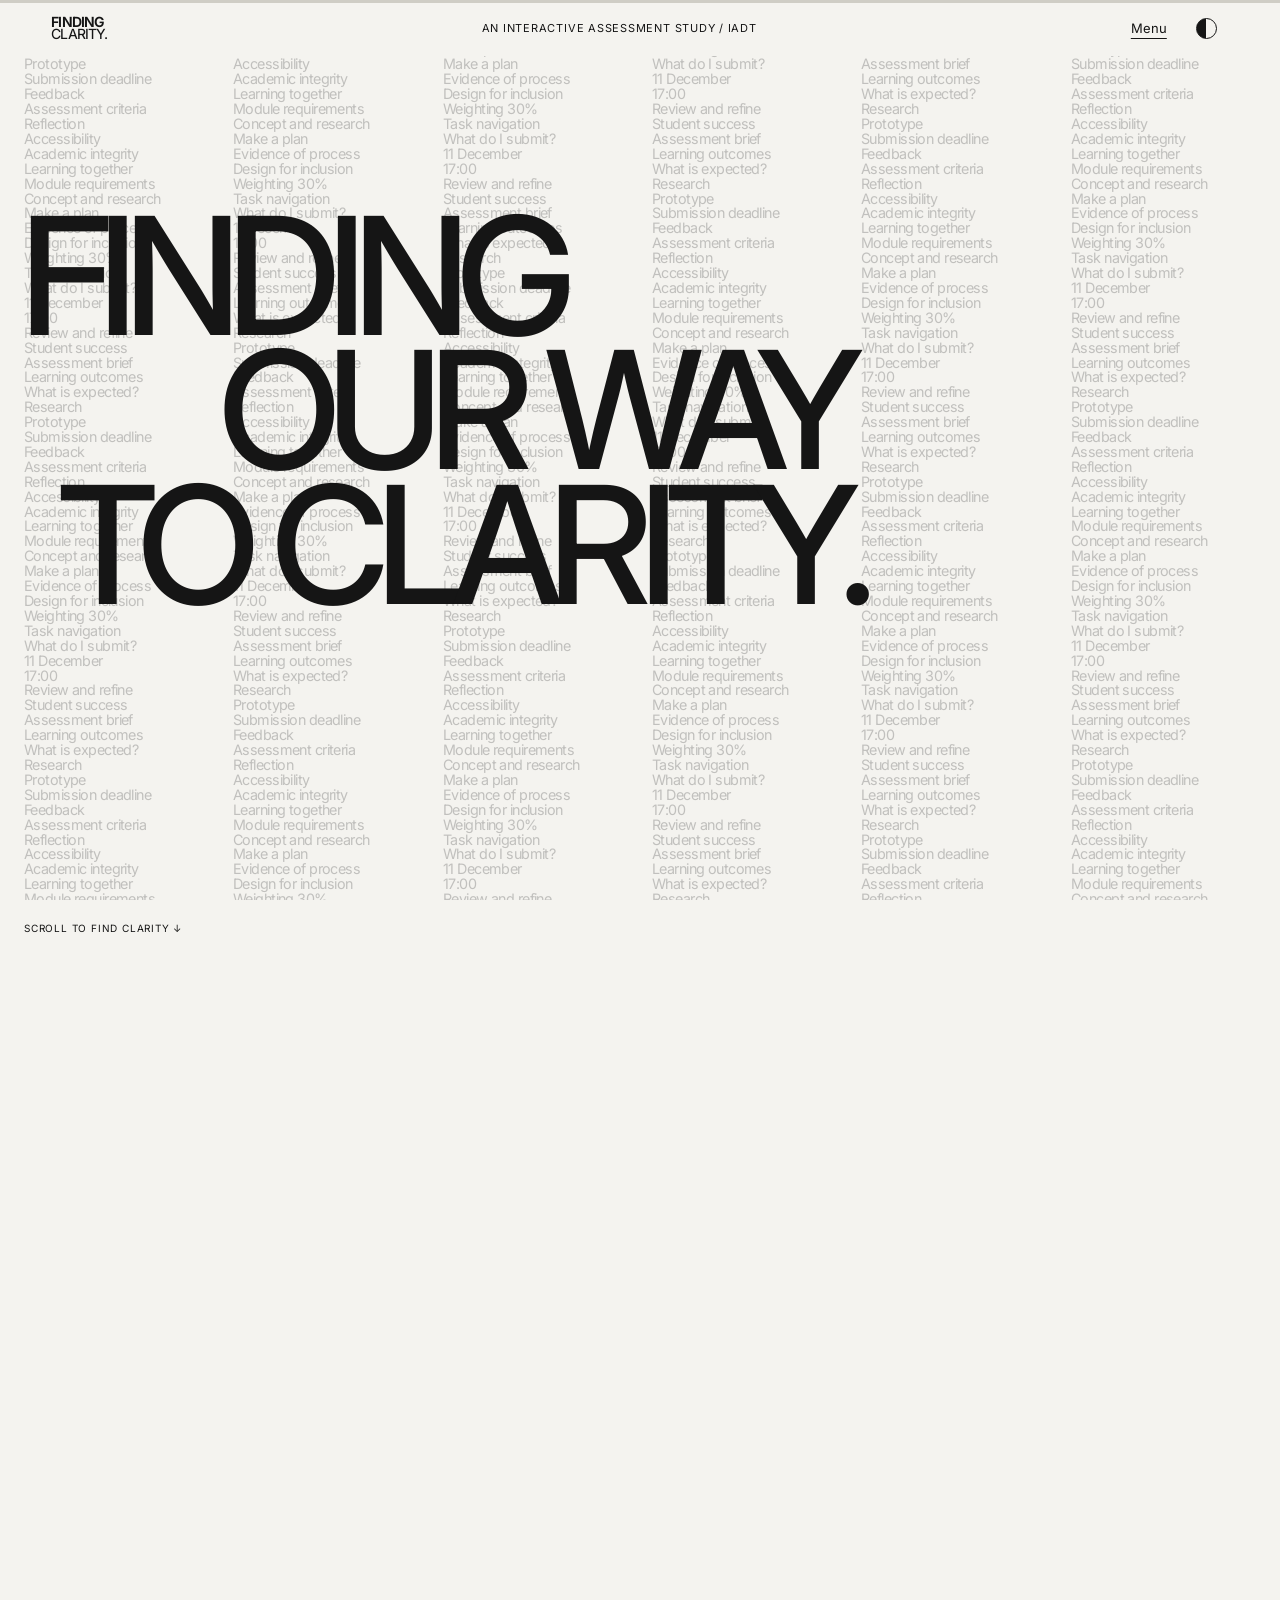
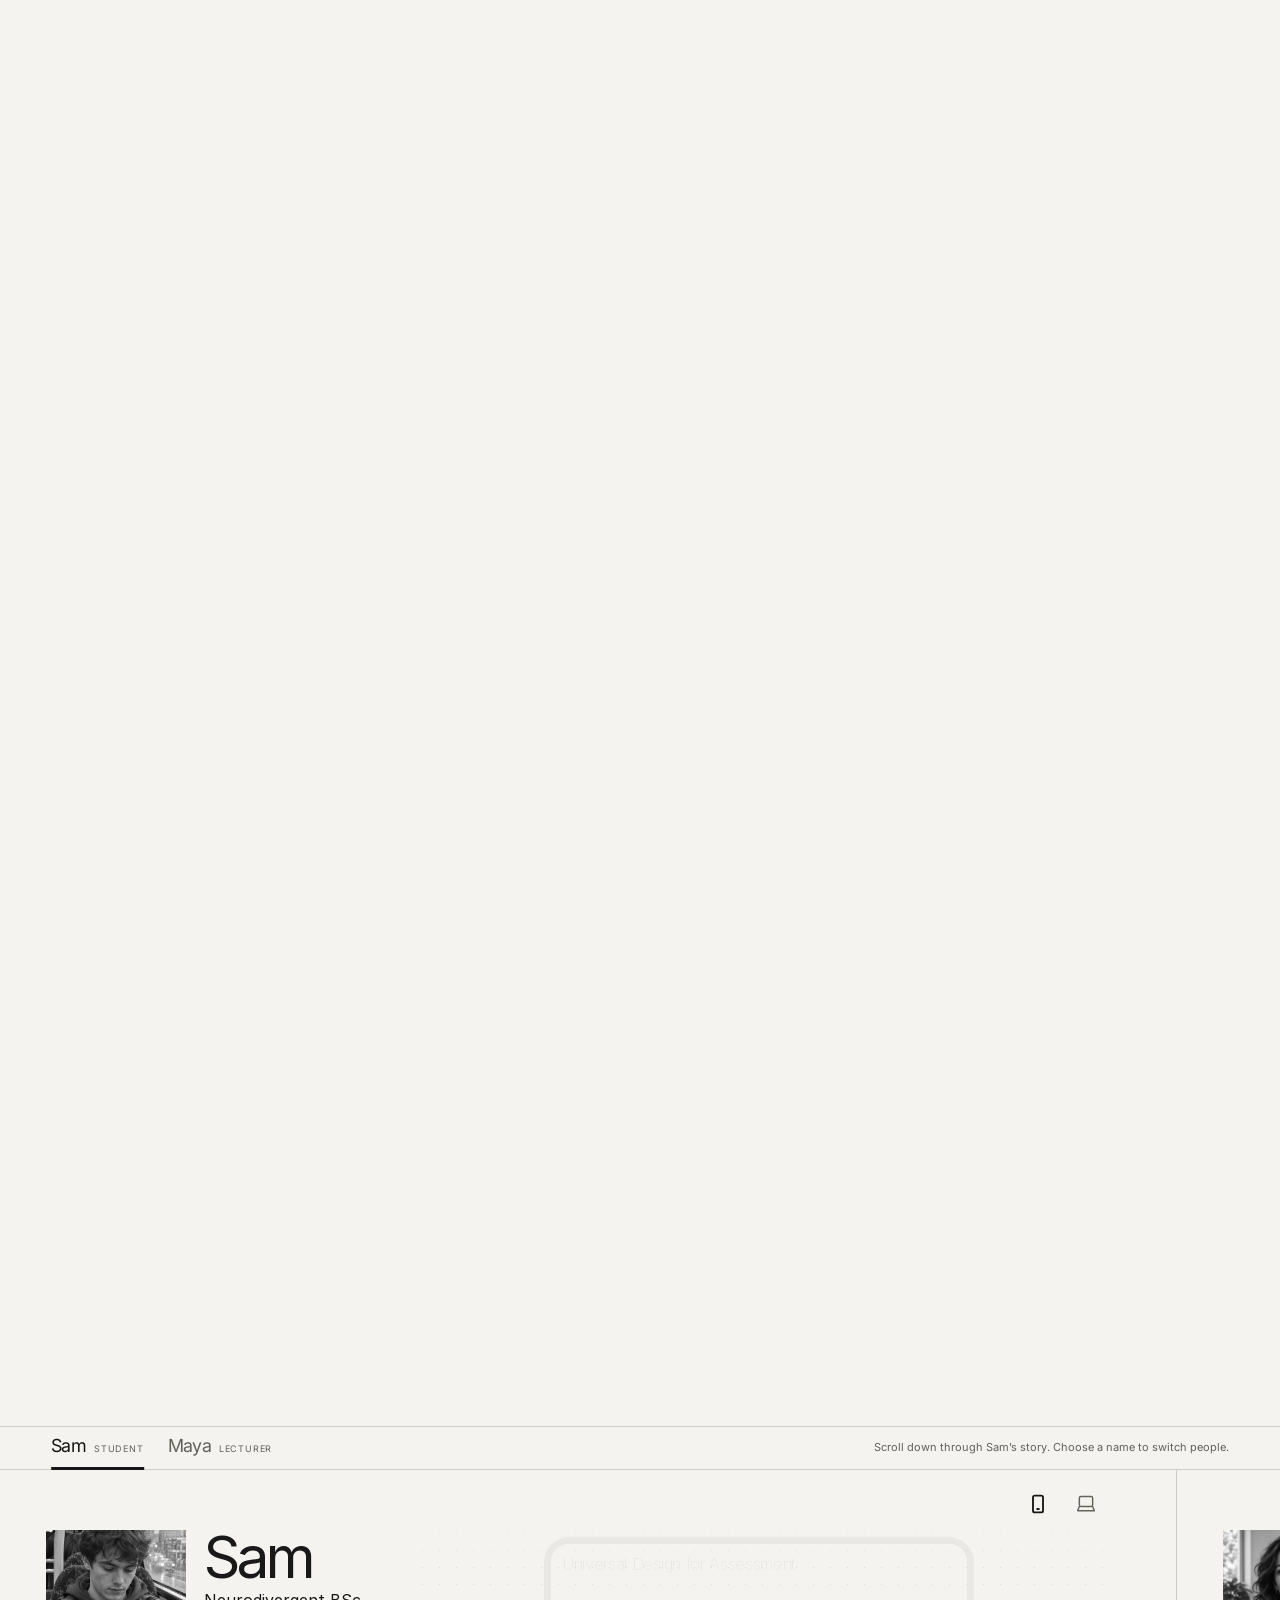
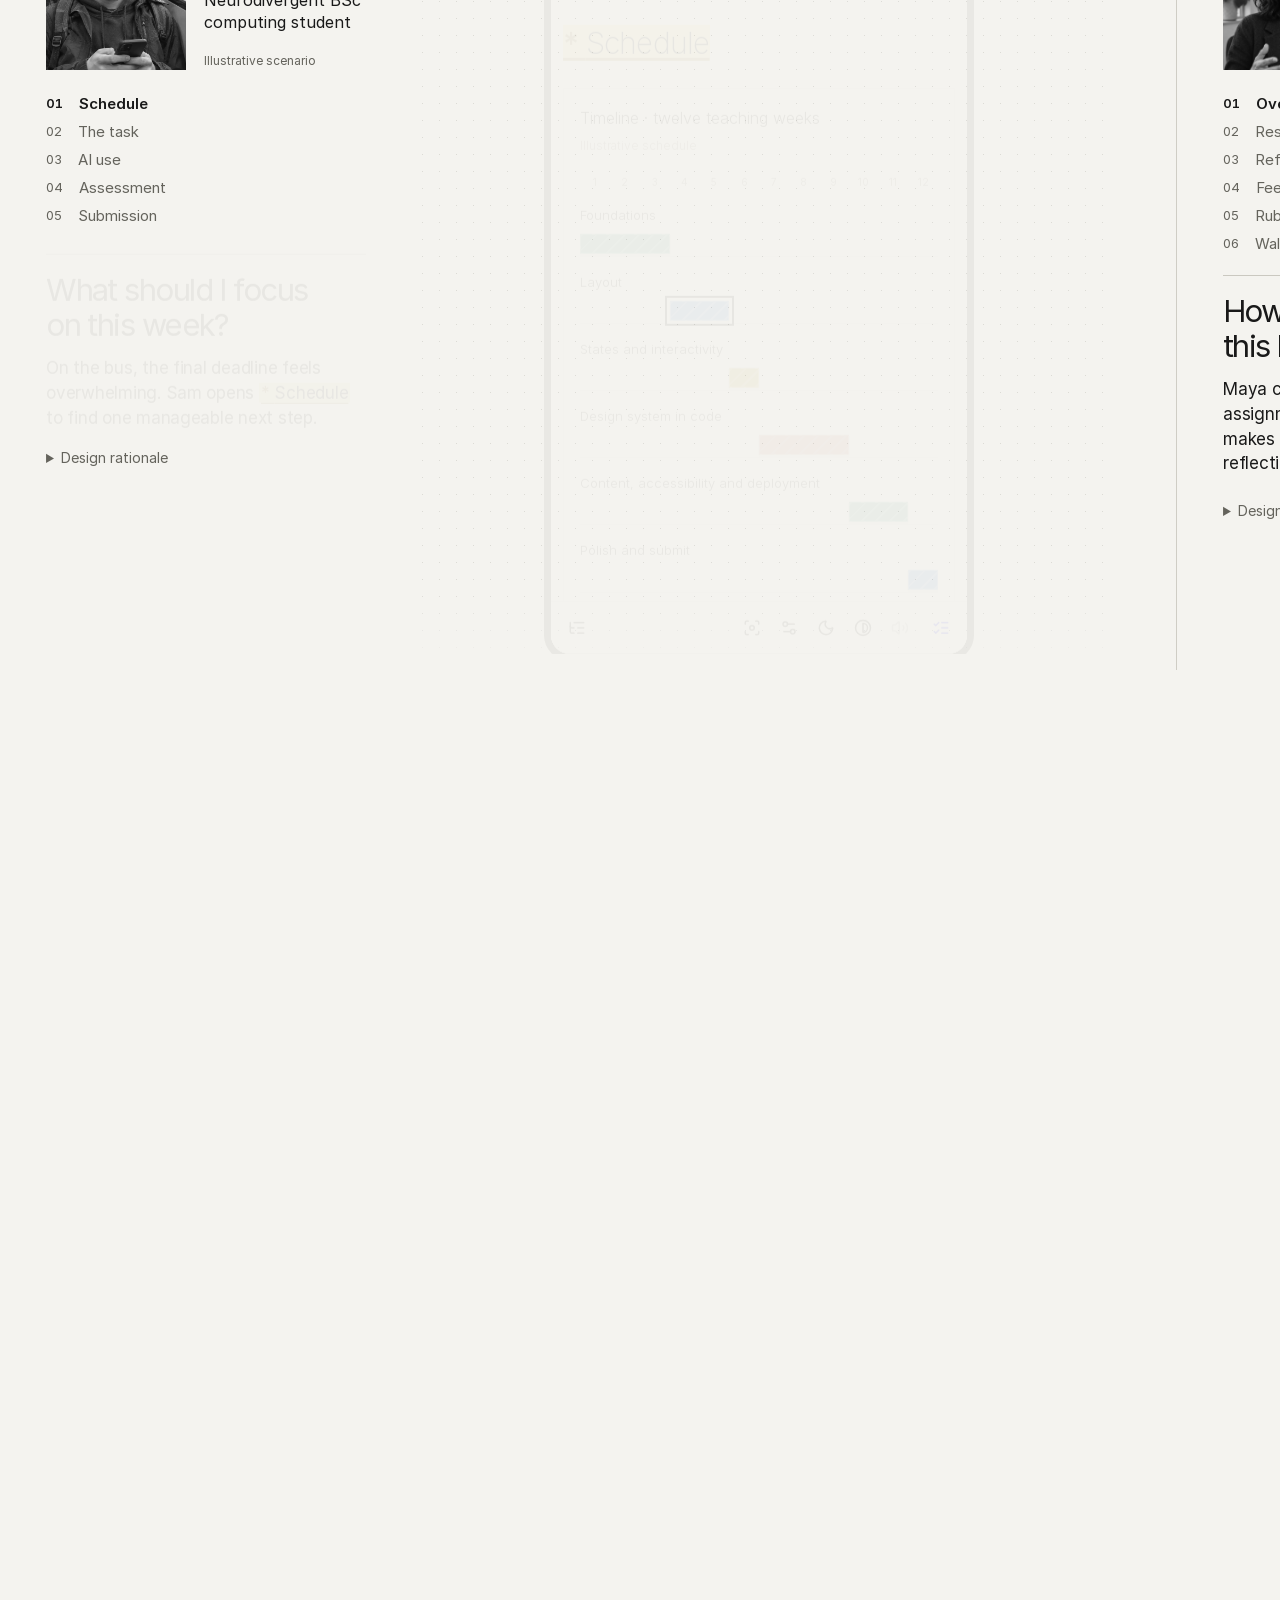
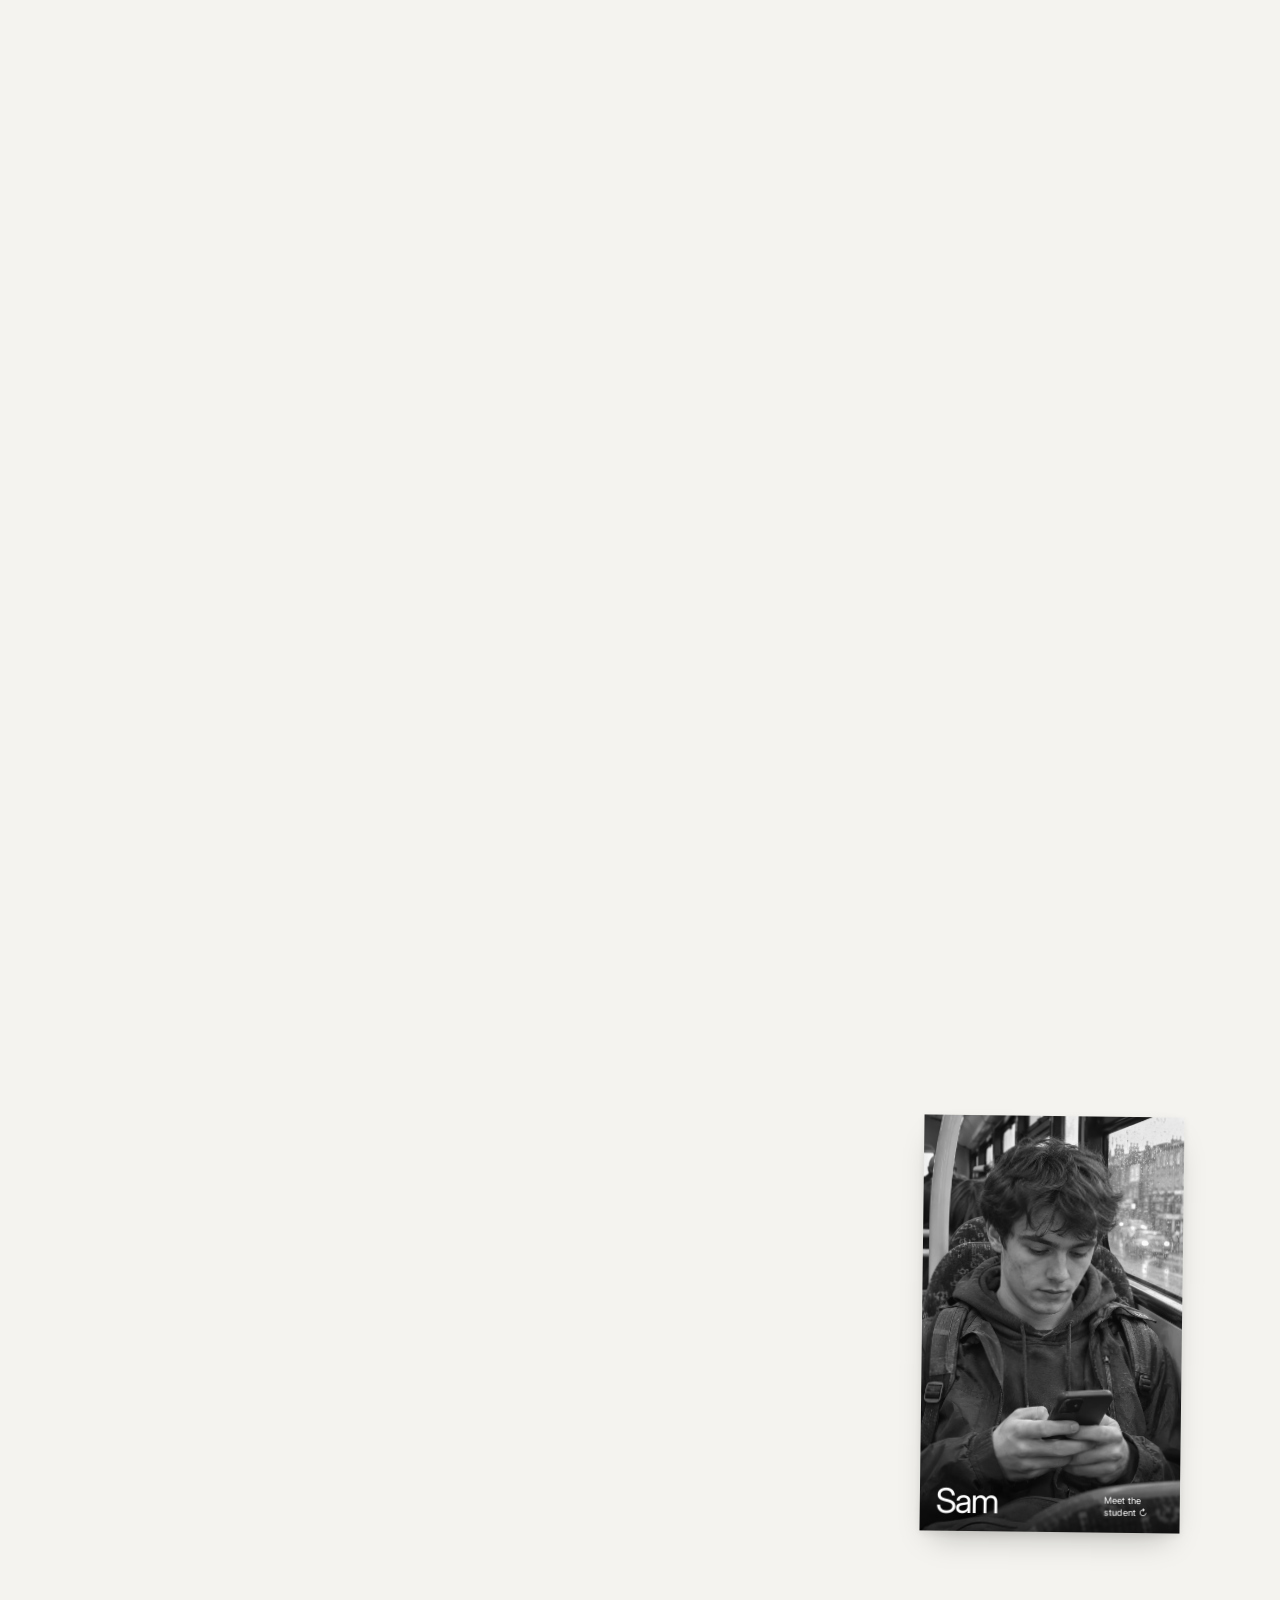
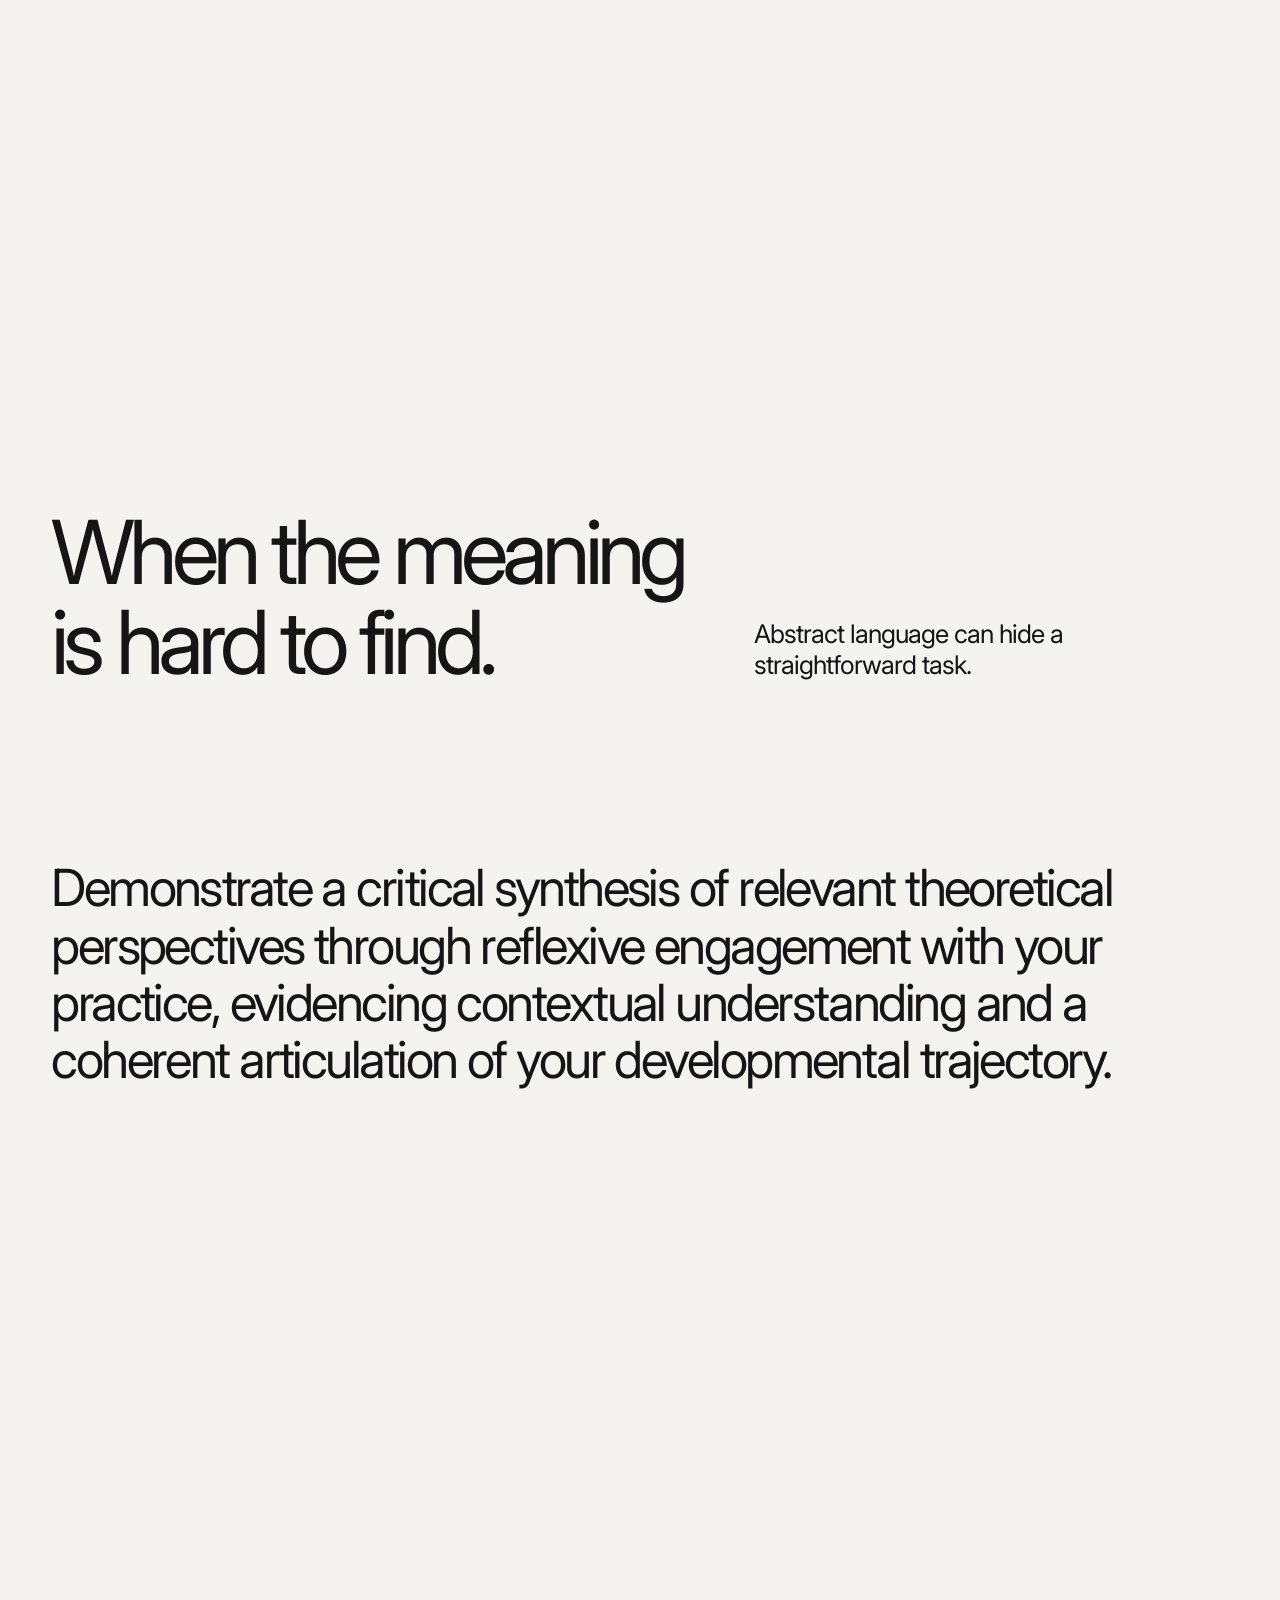
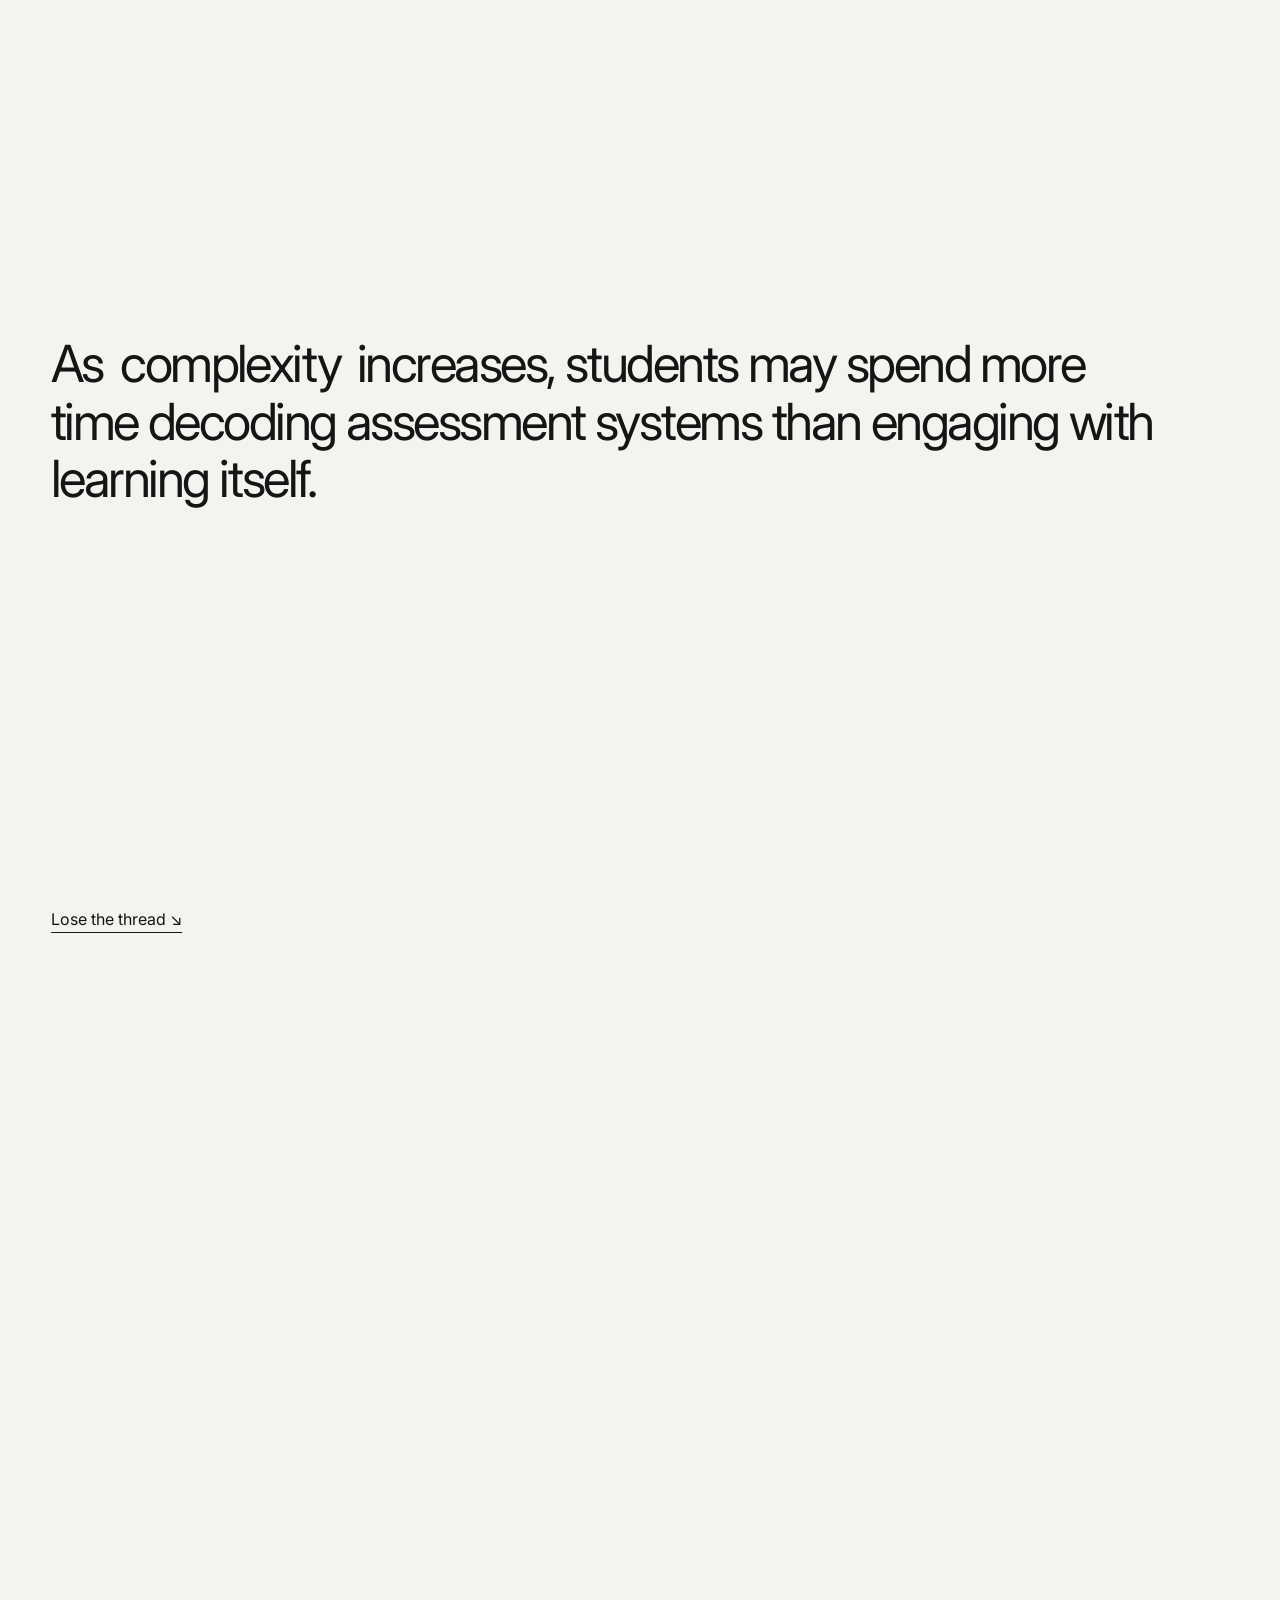
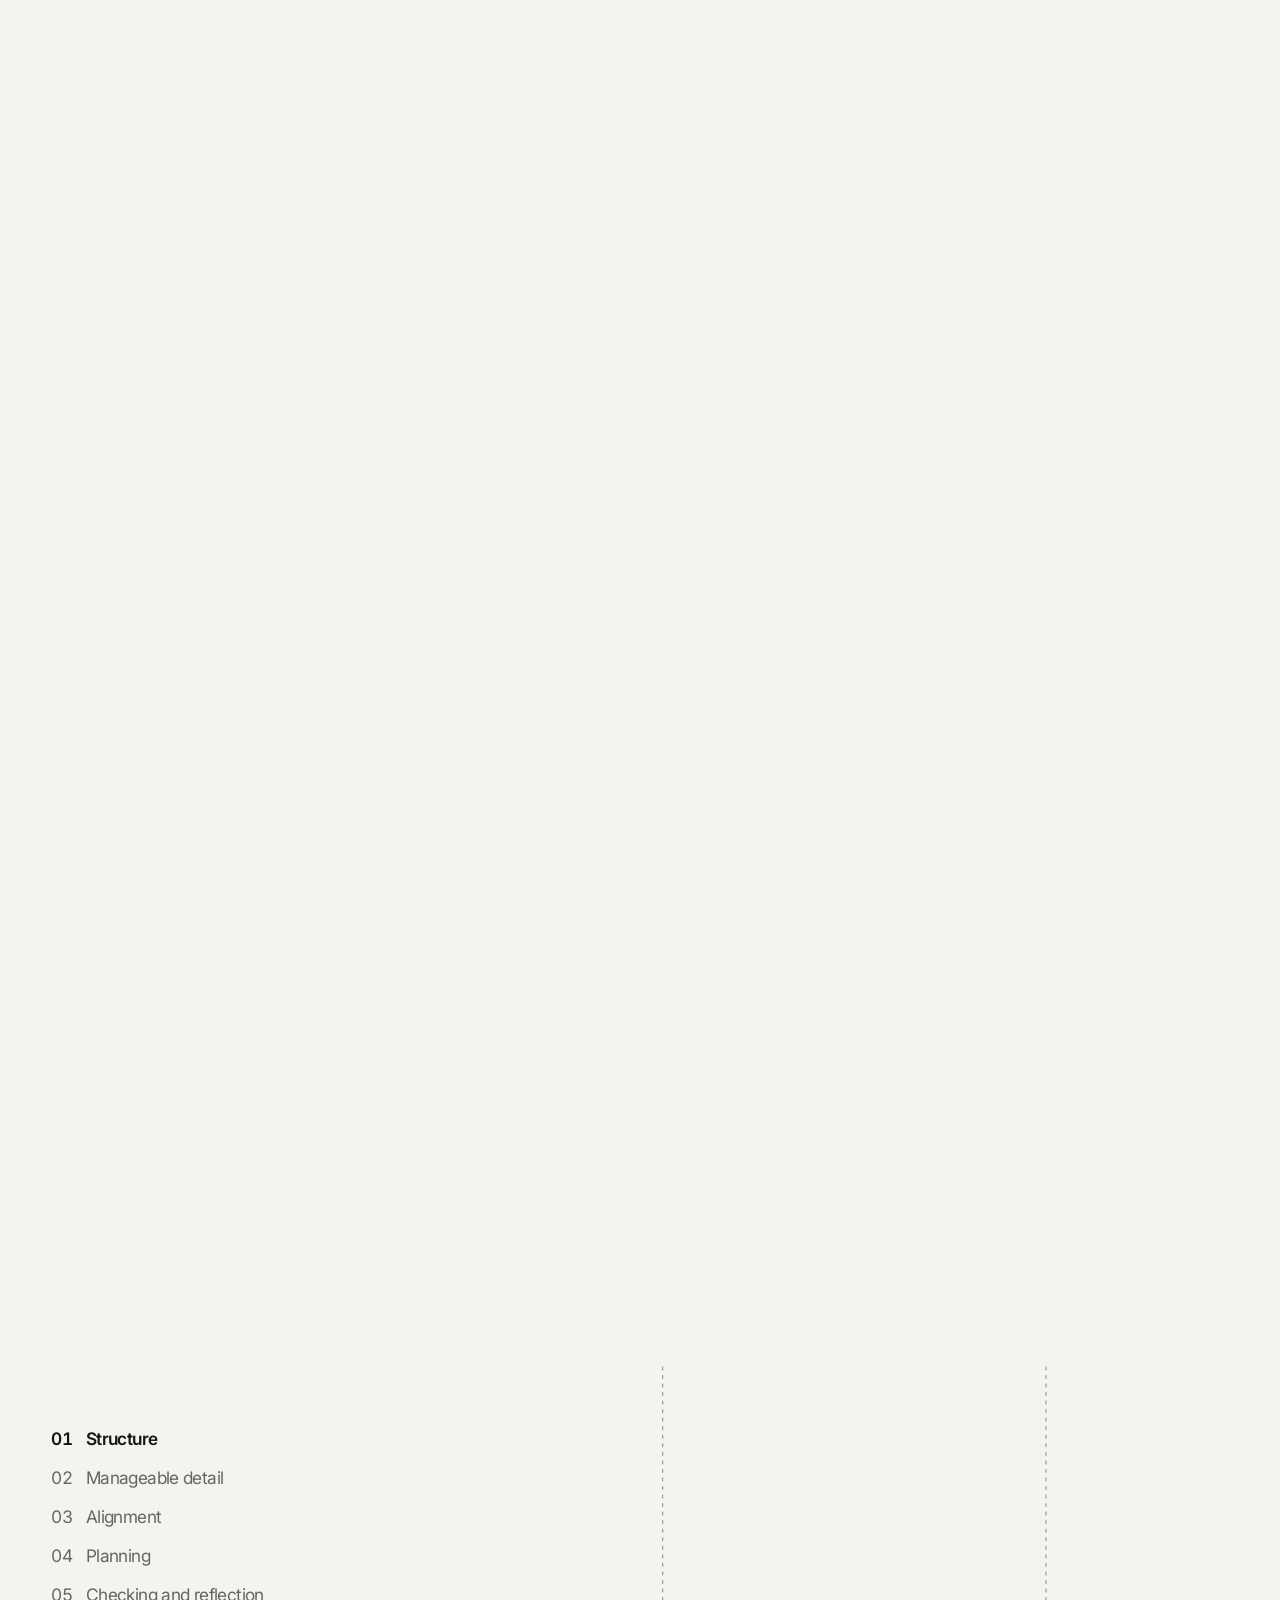
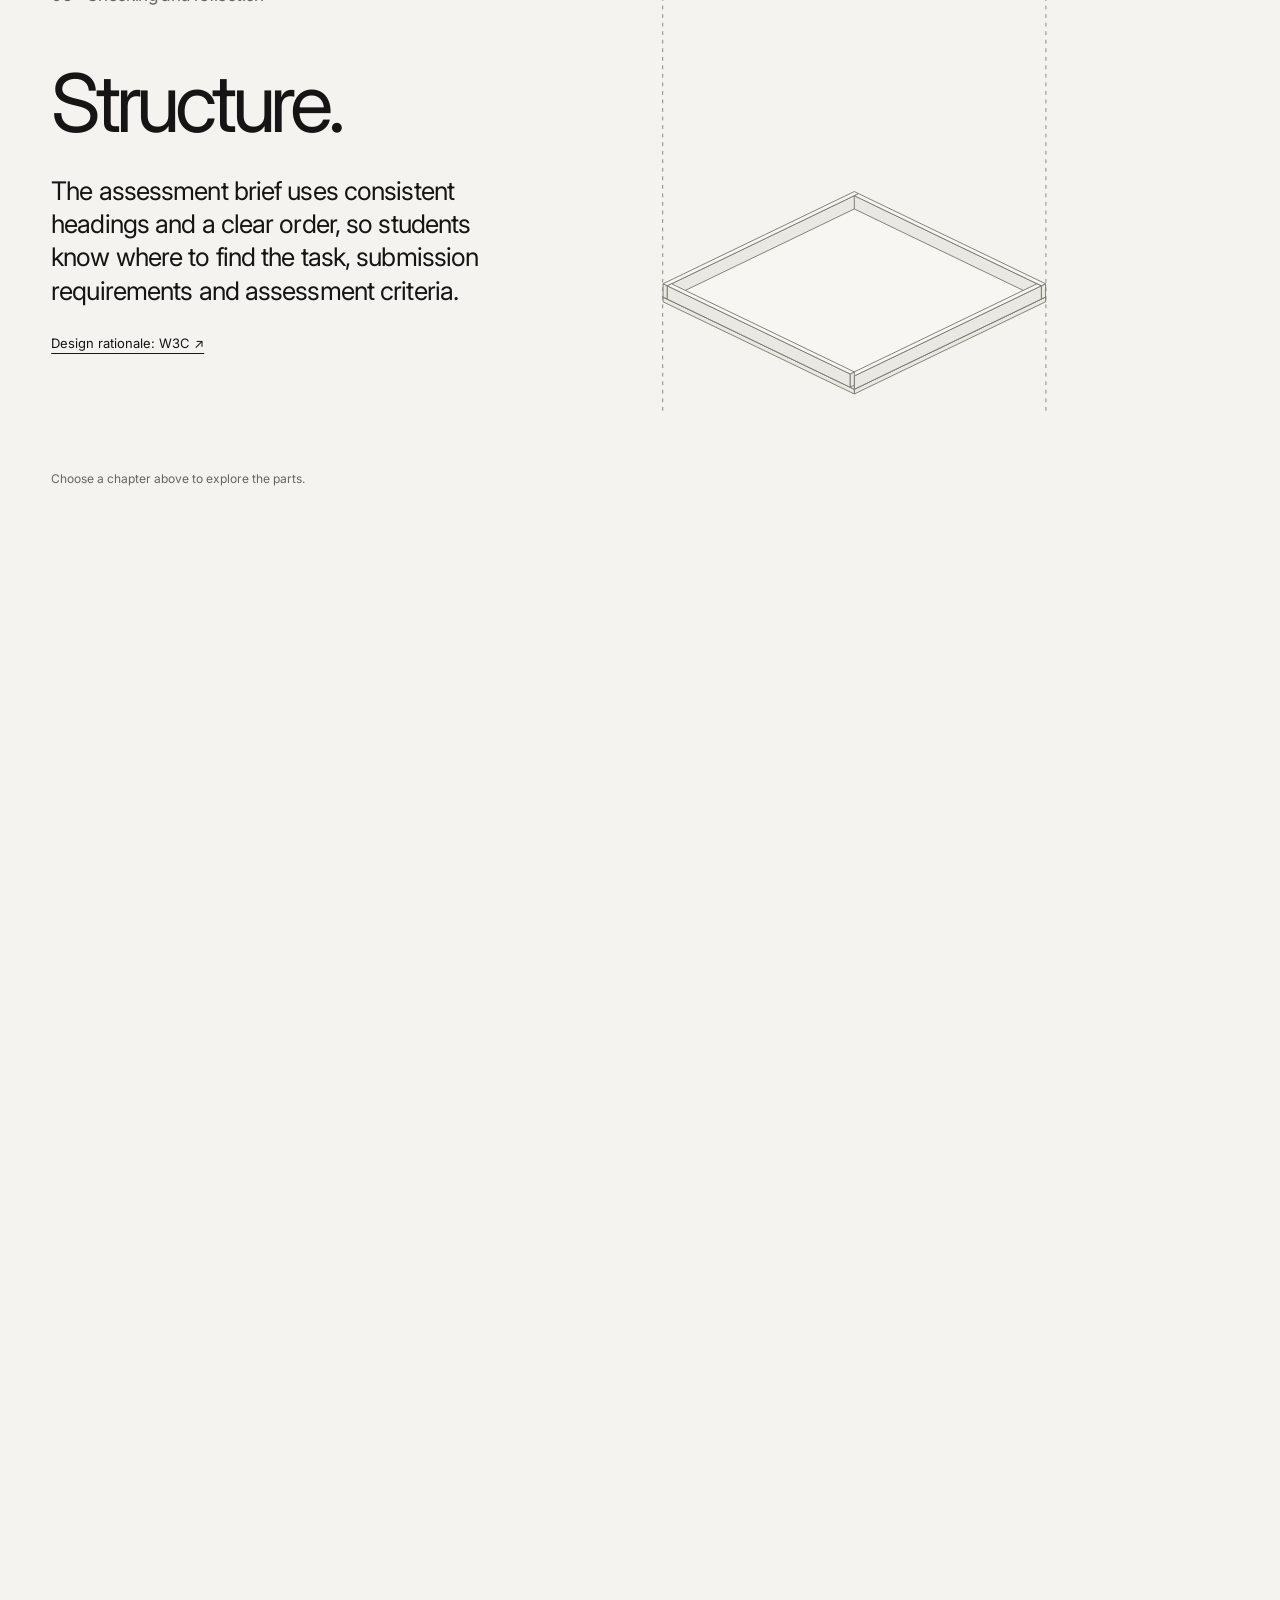
<file: index.html>
<!doctype html>
<html lang="en"><head><script src="theme-init.js"></script><meta charset="UTF-8"><meta name="viewport" content="width=device-width,initial-scale=1"><meta name="theme-color" content="#f4f3ef"><meta name="description" content="Finding Clarity: an interactive exploration of Universal Design for Assessment at IADT."><title>Finding Clarity | IADT</title><link rel="preconnect" href="https://fonts.googleapis.com"><link rel="preconnect" href="https://fonts.gstatic.com" crossorigin><link href="https://fonts.googleapis.com/css2?family=Inter:wght@100..900&display=swap" rel="stylesheet"><style>
:root{font-family:Inter,system-ui,sans-serif;color:#151515;background:var(--surface);--paper:#fff;--ink:#151515;--line:#aaa7a0;--muted:#66655f;--space:clamp(20px,4vw,76px);--reading:1rem}*{box-sizing:border-box}html{scroll-behavior:smooth}body{margin:0}button,a{font:inherit}a{color:inherit}button{cursor:pointer}button:focus-visible,a:focus-visible,input:focus-visible{outline:3px solid currentColor;outline-offset:4px}p{line-height:1.58}h1,h2,h3,p{margin-top:0}.skip{position:absolute;left:-10000px;top:0;background:#fff;z-index:99}.skip:focus{left:12px}.top{display:flex;align-items:center;justify-content:space-between;padding:22px var(--space);border-bottom:1px solid #222;gap:16px;font-size:11px;letter-spacing:.07em;text-transform:uppercase}.logo{font-weight:900;font-size:16px;line-height:.86;text-decoration:none;letter-spacing:-.06em}.top button,.quiet{background:none;border:0;text-decoration:underline;text-underline-offset:4px}.section{padding:clamp(65px,10vw,155px) var(--space)}.meta{display:flex;justify-content:space-between;gap:20px;border-top:1px solid;padding-top:10px;font-size:11px;letter-spacing:.08em;text-transform:uppercase;margin-bottom:clamp(35px,7vw,100px)}.hero{min-height:83svh;display:flex;flex-direction:column;justify-content:space-between}.hero h1{font-size:clamp(4.2rem,12vw,12rem);font-weight:500;line-height:.84;letter-spacing:-.092em;margin:0;max-width:14ch}.hero h1 em,.section h2 em{font-weight:300}.hero-bottom{display:flex;justify-content:space-between;gap:30px;align-items:end;flex-wrap:wrap}.hero-bottom p{max-width:42ch;font-size:clamp(16px,1.7vw,24px)}.hero-bottom a{text-underline-offset:5px}.section h2{font-size:clamp(2.8rem,7.5vw,8rem);line-height:.96;letter-spacing:-.075em;font-weight:500;max-width:12ch}.intro{display:grid;grid-template-columns:1.4fr .6fr;gap:clamp(30px,6vw,110px);align-items:end;margin-bottom:50px}.intro p{font-size:clamp(15px,1.3vw,19px);max-width:37ch}.frame{border:1px solid #333;background:#e7e6e2}.frame-head,.frame-foot{display:flex;align-items:center;justify-content:space-between;flex-wrap:wrap;gap:15px;padding:16px 20px;border-bottom:1px solid #888;font-size:11px;letter-spacing:.06em;text-transform:uppercase}.frame-foot{border-bottom:0;border-top:1px solid #999}.field{height:clamp(410px,53vw,730px);position:relative;overflow:hidden;isolation:isolate;background:repeating-linear-gradient(90deg,transparent 0,transparent calc(20% - 1px),#00000008 calc(20% - 1px),#00000008 20%)}.piece{position:absolute;border:0;background:none;padding:4px;color:#222;white-space:nowrap;font-weight:var(--weight,500);font-size:var(--size,18px);line-height:1.1;transform:translate(-50%,-50%) rotate(var(--rotation));transition:color .25s,opacity .25s,filter .25s,background .25s;will-change:transform}.piece:hover,.piece:focus-visible,.piece.is-focused{z-index:20;background:#171717;color:white;outline:0;padding:8px 12px}.field.has-focus .piece:not(.is-focused){opacity:.14;filter:blur(2px)}.field.ordered .piece{opacity:0;pointer-events:none}.field-caption{position:absolute;bottom:16px;left:18px;padding:12px 16px;background:#111;color:#fff;max-width:min(480px,85%);z-index:30;font-size:13px;line-height:1.4}.document{display:none;position:absolute;inset:8% 10%;padding:clamp(20px,4vw,55px);background:white;z-index:10;overflow:auto;box-shadow:8px 10px 0 #0002}.ordered .document{display:block;animation:appear .55s ease both}.document h3{font-size:clamp(27px,4vw,55px);letter-spacing:-.06em;font-weight:500}.doc-row{display:grid;grid-template-columns:1fr 2fr;gap:15px;border-top:1px solid #888;padding:15px 0;font-size:clamp(13px,1.3vw,17px)}.eyebrow{font-size:11px;letter-spacing:.06em;text-transform:uppercase}.buttons{display:flex;flex-wrap:wrap;gap:8px}.buttons button,.tabs button{border:1px solid #111;padding:12px 16px;background:transparent;color:#111;font-size:13px}.buttons button.primary,.tabs button[aria-pressed=true]{background:#111;color:#fff}.disclaimer{max-width:60ch;color:var(--muted);font-size:13px;margin-top:15px}.layers{background:#e1dfd8}.paper-stage{min-height:560px;position:relative;margin-top:45px;overflow:hidden;border-top:1px solid #999;border-bottom:1px solid #999}.sheet{position:absolute;width:clamp(270px,50vw,560px);min-height:390px;background:#fff;border:1px solid #999;padding:clamp(24px,3.5vw,46px);box-shadow:10px 14px 0 #0001;transition:transform .6s,opacity .4s}.sheet.back{left:5%;top:9%;transform:rotate(-9deg);opacity:.72}.sheet.front{right:5%;top:13%;transform:rotate(4deg)}.sheet:hover,.sheet:focus-visible{z-index:5;transform:rotate(0) translateY(-10px);opacity:1}.sheet .no{font-size:110px;font-weight:300;letter-spacing:-.1em;line-height:1;margin:40px 0 10px}.sheet h3{font-size:clamp(27px,3vw,43px);font-weight:500;letter-spacing:-.06em}.sheet p{font-size:14px}.sheet .small{font-size:10px;letter-spacing:.08em;text-transform:uppercase;border-bottom:1px solid;padding-bottom:12px;display:flex;justify-content:space-between}.layers .tabs{margin-top:35px;display:flex;flex-wrap:wrap;gap:8px}.below{margin-top:30px;font-size:clamp(15px,2vw,22px)}.demo{background:#fff}.demo-grid{display:grid;grid-template-columns:1fr 1fr;gap:clamp(20px,5vw,80px)}.mock{border:1px solid #999;padding:clamp(18px,3vw,40px);min-height:420px}.mock h3{font-size:clamp(25px,3vw,48px);letter-spacing:-.06em;font-weight:500}.mock label{display:block;margin:25px 0;padding-bottom:12px;border-bottom:1px solid #999}.mock .row{display:flex;justify-content:space-between;gap:10px;padding:15px 0;border-bottom:1px solid #aaa;font-size:14px}.mock .row strong{font-weight:600}.steps label{cursor:pointer}.steps input{accent-color:#000}.steps input:checked+span{text-decoration:line-through;color:#777}.connections .choices{display:grid;grid-template-columns:repeat(3,1fr);gap:8px}.choices button{min-height:145px;display:flex;justify-content:space-between;flex-direction:column;text-align:left;border:1px solid #333;background:transparent;padding:20px;font-size:clamp(20px,3vw,38px);letter-spacing:-.06em}.choices button[aria-pressed=true]{background:#111;color:#fff}.detail{border-bottom:1px solid;border-top:1px solid;margin-top:30px;padding:30px 0;display:grid;grid-template-columns:1fr 1fr;gap:35px}.detail h3{font-size:clamp(23px,3vw,48px);font-weight:500;letter-spacing:-.06em}.research{background:#171717;color:#f5f4f0}.research .grid{display:grid;grid-template-columns:1fr 1fr;gap:60px}.research p{max-width:56ch}.credit{font-size:13px;border-top:1px solid #777;padding-top:15px;margin-top:40px}footer{padding:55px var(--space);display:flex;justify-content:space-between;gap:40px;flex-wrap:wrap}.prefs{position:fixed;right:15px;top:70px;background:white;color:black;border:1px solid #111;box-shadow:12px 12px 0 #0003;z-index:90;padding:25px;max-width:320px}.prefs label{display:block;margin:15px 0}.prefs h2{font-size:20px}.large{--reading:1.2rem}.large p{font-size:var(--reading)}.contrast{background:white;color:black}.contrast .frame,.contrast .layers{background:white}.contrast .piece{color:black}.contrast .piece:hover,.contrast .piece.is-focused{color:white}@keyframes appear{from{opacity:0;transform:translateY(30px)}to{opacity:1;transform:translateY(0)}}@media(max-width:760px){.top .mid{display:none}.intro,.demo-grid,.detail,.research .grid{grid-template-columns:1fr}.paper-stage{min-height:480px}.sheet.back{left:-8%;top:6%}.sheet.front{right:-8%;top:16%}.doc-row{grid-template-columns:1fr}.connections .choices{grid-template-columns:1fr}.choices button{min-height:90px}.hero{min-height:75svh}.frame-head{font-size:10px}}@media(prefers-reduced-motion:reduce){html{scroll-behavior:auto}*,*::before,*::after{animation:none!important;transition:none!important}}

/* Scroll-led editorial opening */
.top{padding:18px 24px;background:#f4f3ef}.scroll-story{height:300svh;position:relative}.story-stage{height:100svh;min-height:620px;position:sticky;top:0;overflow:hidden;padding:24px;background:#f4f3ef;--clarity:0}.word-columns{position:absolute;inset:18px 24px 0;display:grid;grid-template-columns:repeat(6,1fr);gap:24px;pointer-events:none;opacity:calc(.36 - var(--clarity)*.31);mask-image:linear-gradient(#000 80%,transparent)}.word-column{font-size:clamp(10px,1.12vw,16px);line-height:1.04;letter-spacing:-.04em;color:#666;will-change:transform}.word-column span{display:block}.story-topline{position:relative;z-index:3;display:flex;justify-content:space-between;font-size:10px;letter-spacing:.06em;background:#f4f3ef;padding-bottom:12px}.story-title{position:absolute;z-index:2;top:17%;left:20px;right:20px;font-size:clamp(65px,12.8vw,200px);line-height:.82;letter-spacing:-.085em;font-weight:500;margin:0;pointer-events:none;opacity:var(--title-opacity,1);transform:translateY(var(--title-y,0px))}.story-title span{display:block}.story-title span:nth-child(2){margin-left:16%}.story-title span:nth-child(3){margin-left:3%}.story-bottom{position:absolute;bottom:65px;left:24px;right:24px;z-index:4;display:flex;justify-content:space-between;align-items:end;gap:20px}.story-step{font-size:11px;letter-spacing:.08em}.story-explanation{font-size:clamp(17px,2vw,28px);letter-spacing:-.04em;margin:12px 0 0;background:#f4f3ef;max-width:36ch}.story-skip{font-size:12px;text-underline-offset:5px;white-space:nowrap;background:#f4f3ef}.scroll-cue{position:absolute;bottom:22px;left:24px;font-size:10px;letter-spacing:.08em}.story-track{height:2px;position:absolute;bottom:0;left:0;right:0;background:#d8d6d0}.story-track span{display:block;height:100%;width:calc(var(--clarity)*100%);background:#151515}.story-brief{position:absolute;inset:11% 8% 23%;opacity:var(--brief-opacity,0);pointer-events:none}.story-brief h2{font-size:clamp(40px,6.5vw,90px);font-weight:500;letter-spacing:-.07em;line-height:.92;margin:20px 0 30px}.assembly{height:200px;position:relative}.assembly-line{position:absolute;left:0;right:0;display:grid;grid-template-columns:27% 1fr;gap:20px;border-top:1px solid #777;padding-top:15px;font-size:clamp(12px,1.35vw,18px);line-height:1.3;transform-origin:left center}.assembly-line strong{font-size:11px;font-weight:500;letter-spacing:.04em;text-transform:uppercase}.readable-brief{position:absolute;width:1px;height:1px;padding:0;margin:-1px;overflow:hidden;clip-path:inset(50%)}.story-still .scroll-story{height:auto}.story-still .story-stage{position:relative;height:auto;min-height:830px;--clarity:1!important;--title-opacity:0!important;--brief-opacity:1!important}.story-still .assembly-line{transform:none!important;opacity:1!important}.story-still .scroll-cue{display:none}.story-still .story-brief{inset:90px 8% 160px}.contrast .word-columns{opacity:.08}.large .assembly-line{font-size:20px}.large .story-stage{min-height:900px}
@media(max-width:760px){.story-stage{padding:18px;min-height:650px}.word-columns{inset:20px 16px;grid-template-columns:repeat(4,1fr);gap:12px}.word-column:nth-child(n+5){display:none}.story-topline{font-size:8px;gap:15px}.story-title{left:12px;right:12px;top:24%;font-size:14vw;line-height:.88}.story-title span:nth-child(2){margin-left:13%}.story-title span:nth-child(3){margin-left:0}.story-bottom{left:18px;right:18px;bottom:66px;display:block}.story-skip{display:inline-block;margin-top:16px}.story-explanation{font-size:19px}.story-brief{inset:12% 6% 28%}.story-brief h2{font-size:52px}.assembly-line{grid-template-columns:25% 1fr;gap:12px;font-size:13px;padding-top:12px}.assembly-line strong{font-size:9px}.scroll-cue{left:18px;font-size:9px}.story-still .story-stage{min-height:820px}}
@media(prefers-reduced-motion:reduce){.scroll-story{height:auto}.story-stage{position:relative;min-height:830px;--clarity:1!important;--title-opacity:0!important;--brief-opacity:1!important}.assembly-line{transform:none!important;opacity:1!important}.scroll-cue{display:none}.story-brief{inset:90px 8% 160px}}

/* One continuous typographic document, without framed demonstrations. */
.scroll-story{height:650svh}.story-stage{min-height:700px}.word-columns{opacity:calc(.36 - var(--clarity)*.36)}.story-brief{inset:10% 6% 24%}.story-brief h2{font-size:clamp(54px,8vw,118px);line-height:.91;margin:24px 0 36px}.assembly-line{border-color:#aaa;padding-top:13px;grid-template-columns:24% 1fr}.assembly{max-width:1050px}.story-bottom{bottom:65px}.story-still .assembly-line{clip-path:none!important}.story-still .story-brief h2 span{transform:none!important;clip-path:none!important}.editorial-brief{padding-top:90px}.brief-masthead{display:grid;grid-template-columns:.5fr 2fr 1fr;gap:25px;align-items:start}.brief-index{font-size:clamp(60px,9vw,140px);line-height:.9;letter-spacing:-.08em}.brief-masthead h2{max-width:none;font-size:clamp(60px,9.6vw,150px);line-height:.9;letter-spacing:-.08em;margin:0 0 65px}.brief-summary{padding-top:7px}.brief-summary>span,.brief-facts span,.brief-side>span{font-size:10px;letter-spacing:.07em}.brief-summary p{font-size:clamp(17px,1.7vw,25px);letter-spacing:-.04em;line-height:1.3;margin-top:20px}.brief-facts{display:grid;grid-template-columns:repeat(3,1fr);gap:35px;border-top:1px solid;padding:24px 0 100px}.brief-facts span{display:block;margin-bottom:25px}.brief-facts strong{display:block;font-size:clamp(24px,3.3vw,50px);font-weight:500;letter-spacing:-.055em;line-height:1.05}.brief-body{display:grid;grid-template-columns:1fr 1fr;gap:8%;border-top:1px solid #aaa;padding:32px 0 100px}.brief-side h3{font-size:clamp(35px,5vw,76px);font-weight:500;line-height:.98;letter-spacing:-.065em;margin-top:30px}.brief-body>div>p{max-width:48ch}.brief-lead{font-size:clamp(25px,3vw,43px);line-height:1.18;letter-spacing:-.045em}.deliverable-list>div{display:grid;grid-template-columns:35px 1fr;gap:0 15px;padding-bottom:25px;margin-bottom:25px;border-bottom:1px solid #aaa}.deliverable-list h4{font-size:clamp(23px,2.7vw,38px);font-weight:500;letter-spacing:-.04em;margin:0}.deliverable-list p{grid-column:2;margin:12px 0 0;max-width:38ch}.deliverable-list>div>span{font-size:11px;padding-top:8px}.criteria-band{margin:0 calc(-1 * var(--space)) 100px;padding:45px var(--space) 65px;background:#e7e6e0}.criteria-band .meta{margin-bottom:60px}.criteria-grid{display:grid;grid-template-columns:repeat(4,1fr);gap:20px}.criteria-grid strong{font-size:clamp(60px,10vw,145px);font-weight:500;letter-spacing:-.08em;line-height:1}.criteria-grid strong span{font-size:.36em}.criteria-grid p{font-size:14px;margin-top:22px}.planning{padding-bottom:25px}.planning .steps label{display:flex;gap:15px;align-items:baseline;border-top:1px solid #aaa;padding:22px 0;margin:0;font-size:clamp(16px,1.7vw,24px);letter-spacing:-.03em}.planning input{width:18px;height:18px;flex-shrink:0}.connections{background:#e7e6e0}.connections h2{max-width:none;text-transform:uppercase;font-size:clamp(45px,8vw,120px);font-weight:500}.connections h2 em,.research h2 em{font-style:normal}.connections .choices{margin-top:55px;gap:0;border-top:1px solid}.choices button{border:0;border-bottom:1px solid;min-height:170px;padding:22px 15px 22px 0}.choices button[aria-pressed=true]{background:transparent;color:#151515}.choices button[aria-pressed=false]{color:#777}.choices button:hover{color:#151515}.choices button[aria-pressed=true] span:last-child{text-decoration:underline;text-underline-offset:8px}.detail{padding:45px 0;border-top:0}.research{background:#f4f3ef;color:#151515;border-top:1px solid}.research h2{font-size:clamp(45px,6vw,90px)}.research .credit{border-color:#aaa}.contrast .criteria-band,.contrast .connections{background:white}.large .story-stage{min-height:1000px}.large .assembly-line{font-size:20px}.large .assembly-line:nth-child(2){top:80px!important}.large .assembly-line:nth-child(3){top:160px!important}.large .assembly-line:nth-child(4){top:260px!important}
@media(max-width:760px){.scroll-story{height:700svh}.story-stage{min-height:700px}.story-brief{inset:12% 6% 25%}.story-brief h2{font-size:clamp(40px,12vw,65px);margin:24px 0 35px}.assembly-line{grid-template-columns:24% 1fr;font-size:13px}.assembly-line:nth-child(3){top:125px!important}.assembly-line:nth-child(4){top:205px!important}.brief-masthead{grid-template-columns:1fr}.brief-index{font-size:60px}.brief-masthead h2{font-size:15vw;margin:20px 0}.brief-summary{max-width:30ch;margin-bottom:40px}.brief-summary p{font-size:21px}.brief-facts{gap:20px;padding-bottom:65px;grid-template-columns:1fr 1fr}.brief-facts>div:last-child{grid-column:1/-1}.brief-facts strong{font-size:27px}.brief-facts span{margin-bottom:16px}.brief-body{grid-template-columns:1fr;gap:25px;padding-bottom:65px}.brief-side h3{margin-top:22px;margin-bottom:10px;font-size:44px}.brief-lead{font-size:28px}.criteria-grid{grid-template-columns:1fr 1fr;gap:35px}.criteria-grid strong{font-size:90px}.criteria-band{margin-bottom:65px}.connections .choices{grid-template-columns:1fr}.choices button{min-height:100px;flex-direction:row;align-items:center}.choices button span:first-child{font-size:11px}.choices button span:last-child{font-size:32px}.story-still .scroll-story{height:auto}}
@media(prefers-reduced-motion:reduce){.scroll-story{height:auto}.assembly-line,.story-brief h2 span{clip-path:none!important;transform:none!important}.word-columns{display:none}}

.ambiguity-intro{padding-top:100px;padding-bottom:100px}.ambiguity-intro h2{font-size:clamp(53px,8.7vw,140px);max-width:none;line-height:.97;letter-spacing:-.075em;margin-bottom:70px}.ambiguity-intro h2>span{color:#777}.ambiguity-context{display:grid;grid-template-columns:1fr 1fr;gap:10%;margin-left:25%;font-size:clamp(18px,2vw,28px);letter-spacing:-.035em}.reading-link{display:inline-block;margin-top:35px;font-size:13px;text-underline-offset:6px}.reading-story{height:520svh;position:relative}.reading-stage{position:sticky;top:0;height:100svh;min-height:750px;padding:25px var(--space);overflow:hidden;background:#f4f3ef}.reading-stage .meta{margin-bottom:35px;font-size:10px}.barrier-heading{position:relative;z-index:2;display:grid;grid-template-columns:1.5fr 1fr;gap:8%;align-items:end}.barrier-heading h2{font-weight:500;font-size:clamp(34px,4.8vw,75px);line-height:.98;letter-spacing:-.06em;margin:0}.barrier-description{max-width:32ch;font-size:clamp(16px,1.6vw,23px);line-height:1.35;letter-spacing:-.025em;margin:0}.reading-art{position:absolute;top:33%;left:var(--space);right:var(--space);bottom:155px}.reading-echo{position:absolute;inset:-20px 0;display:grid;grid-template-columns:repeat(5,1fr);gap:30px;opacity:var(--echo,.16);overflow:hidden;pointer-events:none}.echo-column{font-size:clamp(12px,1.4vw,20px);line-height:1.05;letter-spacing:-.04em;word-spacing:-.05em;transform:translateY(var(--shift,0px))}.reading-source{position:relative;z-index:1;max-width:1050px;margin:25px auto}.reading-source>span{font-size:10px;letter-spacing:.08em}.abstract-copy,.plain-copy{font-size:clamp(28px,4vw,61px);line-height:1.06;letter-spacing:-.055em;font-weight:500;margin-top:24px}.abstract-copy i{font-style:normal;text-shadow:var(--ink-spread,2px) 0 currentColor,calc(-1 * var(--ink-spread,2px)) 0 currentColor,0 var(--ink-spread,2px) currentColor;filter:blur(var(--ink-blur,1px));background:linear-gradient(transparent 40%,#151515 40%,#151515 76%,transparent 76%);background-size:var(--ink-cover,100%) 100%;background-repeat:no-repeat}.plain-copy{position:absolute;top:0;left:0;right:0;opacity:var(--plain,0);transform:translateY(var(--plain-y,20px));pointer-events:none}.abstract-copy{opacity:var(--abstract,1)}.reading-bottom{position:absolute;bottom:28px;left:var(--space);right:var(--space);display:grid;grid-template-columns:1fr auto;gap:18px;font-size:12px}.reading-bottom p{font-size:clamp(18px,2vw,28px);letter-spacing:-.035em;margin:0}.reading-bottom a{text-underline-offset:5px}.reading-bottom>span{font-size:9px;letter-spacing:.07em;grid-column:1/-1}.clear-reading h2{max-width:none;font-size:clamp(48px,8vw,120px);margin-bottom:60px}.clear-content{margin-left:50%;max-width:55ch}.clear-lead{font-size:clamp(26px,3vw,44px);letter-spacing:-.05em;line-height:1.15}.clarity-principles{margin-top:90px;display:grid;grid-template-columns:1fr 1fr;gap:70px 9%}.clarity-principles article{border-top:1px solid #999;padding-top:18px}.clarity-principles article>span,.plain-example span{font-size:10px;letter-spacing:.07em}.clarity-principles h3,.plain-example h3{font-size:clamp(35px,4.5vw,70px);letter-spacing:-.065em;line-height:1;font-weight:500;margin:32px 0 20px}.clarity-principles p{max-width:40ch;font-size:18px}.plain-example{margin-top:110px;border-top:1px solid;padding-top:25px;display:grid;grid-template-columns:1fr 1fr;gap:9%}.plain-example>div>p:first-child{font-size:clamp(24px,3vw,44px);line-height:1.17;letter-spacing:-.04em}.example-note{max-width:45ch;font-size:14px;color:#666}footer{border-top:1px solid #999;font-size:13px}.story-still .reading-story{height:auto}.story-still .reading-stage{position:relative;height:auto;min-height:700px}.story-still .reading-art{position:relative;inset:auto;margin-top:50px}.story-still .reading-echo{display:none}.story-still .abstract-copy{display:none}.story-still .plain-copy{position:static;opacity:1;transform:none}.story-still .reading-bottom{position:relative;inset:auto;margin-top:50px}.story-still .barrier-count{display:none}.story-still .reading-bottom>span{display:none}.contrast .reading-echo{display:none}.large .reading-stage{min-height:1000px}.large .reading-source p{font-size:36px}.story-brief h2{margin-top:70px;font-size:clamp(65px,10.5vw,160px)}
@media(max-width:760px){.ambiguity-context{margin-left:0;grid-template-columns:1fr;gap:15px;font-size:21px}.ambiguity-intro h2{font-size:13vw;margin-bottom:45px}.reading-stage{min-height:800px;padding-top:20px}.reading-stage .meta{font-size:8px;gap:12px;margin-bottom:32px}.barrier-heading{grid-template-columns:1fr;gap:20px}.barrier-heading h2{font-size:37px}.barrier-description{font-size:17px;max-width:34ch}.reading-art{top:34%;bottom:160px}.reading-source{margin-top:10px}.abstract-copy,.plain-copy{font-size:29px;line-height:1.13;letter-spacing:-.045em}.reading-echo{grid-template-columns:repeat(3,1fr);gap:12px}.echo-column:nth-child(n+4){display:none}.reading-bottom{grid-template-columns:1fr;gap:14px}.reading-bottom p{font-size:20px}.reading-bottom a{font-size:12px}.clear-content{margin-left:0}.clarity-principles{grid-template-columns:1fr;gap:45px;margin-top:65px}.clarity-principles h3{font-size:47px}.plain-example{grid-template-columns:1fr;gap:20px;margin-top:65px}.story-brief h2{font-size:13vw;margin-top:80px}}
@media(prefers-reduced-motion:reduce){.reading-story{height:auto}.reading-stage{position:relative;height:auto;min-height:750px}.reading-art{position:relative;inset:auto;margin-top:50px}.reading-echo,.abstract-copy{display:none}.plain-copy{position:static;opacity:1;transform:none}.reading-bottom{position:relative;inset:auto;margin-top:50px}.reading-bottom>span{display:none}}

/* Assessment ambiguity: an interwoven typographic composition. */
.ambiguity-intro{position:relative;isolation:isolate;overflow:hidden;padding:85px 3.8vw 55px}.ambiguity-intro .meta{border:0;padding:0;margin-bottom:75px;font-size:9px;letter-spacing:.08em;position:relative;z-index:2}.ambiguity-grain{position:absolute;inset:115px 3.8vw 0;z-index:-1;display:grid;grid-template-columns:repeat(6,1fr);gap:30px;color:#151515;opacity:.065;mask-image:linear-gradient(transparent,#000 20%,#000 75%,transparent);pointer-events:none}.ambiguity-grain>div{font-size:clamp(10px,1.07vw,16px);line-height:1.05;letter-spacing:-.04em}.ambiguity-grain span{display:block}.ambiguity-composition{position:relative;min-height:850px;display:grid;grid-template-columns:repeat(12,minmax(0,1fr));grid-template-rows:auto auto auto auto auto;column-gap:20px}.ambiguity-intro h2{display:contents;max-width:none;margin:0;letter-spacing:-.075em;line-height:.88;font-weight:500}.ambiguity-intro h2>span{color:#151515}.ambiguity-line{display:block;font-size:clamp(55px,8.5vw,150px);position:relative;z-index:1;align-self:start;white-space:nowrap}.line-one{grid-column:1/10;grid-row:1}.line-two{grid-column:3/10;grid-row:2}.line-three{grid-column:1/9;grid-row:3}.line-four{grid-column:5/12;grid-row:4}.ambiguity-intro .ambiguity-word{grid-column:3/13;grid-row:5;font-size:clamp(80px,14.8vw,250px);letter-spacing:-.085em;line-height:.9;white-space:nowrap;margin-top:5px;align-self:start}.ambiguity-note{font-size:clamp(15px,1.28vw,20px);line-height:1.38;letter-spacing:-.025em;margin:0;position:relative;z-index:2;background:#f4f3efe8;align-self:start;padding:8px 0}.ambiguity-note span{display:inline}.note-one{grid-column:10/13;grid-row:1/4;max-width:25ch;margin-top:7px}.note-two{grid-column:1/4;grid-row:4/6;max-width:23ch;align-self:start;margin-top:15px}.note-two em{font-style:normal;text-decoration:underline;text-decoration-thickness:1px;text-underline-offset:4px}.ambiguity-intro .reading-link{margin-top:45px;font-size:11px}.contrast .ambiguity-grain{display:none}.large .ambiguity-note{font-size:23px}.large .ambiguity-composition{row-gap:25px;min-height:1050px}
@media(min-width:1600px){.ambiguity-composition{min-height:1050px}}
@media(max-width:1000px) and (min-width:761px){.ambiguity-composition{min-height:750px;column-gap:12px}.ambiguity-note{font-size:14px}.note-one{grid-column:10/13}.note-two{grid-column:1/5;max-width:24ch}}
@media(max-width:760px){.ambiguity-intro{padding:65px 20px 55px}.ambiguity-intro .meta{font-size:8px;gap:30px;margin-bottom:48px}.ambiguity-intro .meta>span:last-child{max-width:15ch;text-align:right}.ambiguity-grain{inset:130px 20px 0;grid-template-columns:repeat(4,1fr);gap:14px;opacity:.055}.ambiguity-grain>div:nth-child(n+5){display:none}.ambiguity-composition{display:flex;flex-direction:column;min-height:0;gap:0}.ambiguity-intro h2{display:block;order:0}.ambiguity-line{font-size:12vw;line-height:.92;white-space:normal}.line-two{margin-left:14%}.line-three{margin-left:0}.line-four{margin-left:29%;margin-top:6px}.ambiguity-intro .ambiguity-word{display:block;font-size:17vw;margin-left:7%;line-height:.95;margin-top:2px}.ambiguity-note{font-size:18px;line-height:1.4;max-width:29ch;padding:0;background:transparent}.note-one{order:1;margin:45px 0 0 16%}.note-two{order:2;margin:35px 16% 0 0}.ambiguity-intro .reading-link{margin-top:35px}.large .ambiguity-composition{min-height:0}.large .ambiguity-note{font-size:23px}}

/* A single screen carries the statement into the reading experience. */
.top,.meta,footer,.clarity-principles article,.plain-example{border:0}.story-track{display:none}.reading-story{height:720svh}.reading-stage{padding:0}.ambiguity-panel,.barrier-panel{position:absolute;inset:0;padding:30px var(--space);background:#f4f3ef}.ambiguity-panel{z-index:3;opacity:1;overflow:hidden}.barrier-panel{z-index:2;opacity:0}.ambiguity-panel .meta{margin-bottom:0;font-size:10px;display:flex}.ambiguity-panel .ambiguity-grain{inset:90px var(--space) 25px;opacity:.045}.ambiguity-composition{display:flex;flex-direction:column;min-height:0;gap:0;margin-top:clamp(65px,11vh,120px)}.ambiguity-panel h2{display:block;font-size:clamp(50px,6.9vw,110px);line-height:1.01;letter-spacing:-.065em;font-weight:500;margin:0;max-width:none}.ambiguity-panel h2>span{display:block;white-space:nowrap}.ambiguity-note{background:transparent;font-size:clamp(15px,1.25vw,20px);line-height:1.45;max-width:39ch;letter-spacing:-.02em;padding:0;margin:0;align-self:auto}.note-one{margin:45px 0 0 51%}.note-two{position:absolute;left:var(--space);bottom:90px;max-width:37ch}.note-two em{text-decoration:none;font-style:normal}.ambiguity-panel .reading-link{position:absolute;bottom:28px;left:var(--space);margin:0}.barrier-panel .meta{margin:0 0 35px;padding:0;border:0;font-size:10px}.barrier-panel .reading-art{top:33%}.large .ambiguity-composition{min-height:0;gap:0}.large .ambiguity-note{font-size:23px}.large .note-two{position:static;margin-top:25px}.large .reading-stage{min-height:1100px}.story-still .reading-story{height:auto}.story-still .reading-stage{height:auto;min-height:0;padding:0}.story-still .ambiguity-panel,.story-still .barrier-panel{position:relative;inset:auto;opacity:1!important;overflow:visible;padding:60px var(--space)}.story-still .ambiguity-composition{margin-top:55px}.story-still .note-two{position:static;margin-top:35px}.story-still .ambiguity-panel .reading-link{position:static;margin-top:35px}.story-still .reading-art{position:relative;inset:auto}.story-still .reading-bottom{position:relative;inset:auto}
@media(max-width:760px){.ambiguity-panel,.barrier-panel{padding:22px 20px}.ambiguity-panel .meta{font-size:8px}.ambiguity-panel .meta>span:last-child{max-width:16ch}.ambiguity-composition{margin-top:70px}.ambiguity-panel h2{font-size:7.5vw;line-height:1.06;letter-spacing:-.055em}.ambiguity-panel h2>span{white-space:nowrap}.ambiguity-note{font-size:16px;line-height:1.42;max-width:31ch}.note-one{margin:45px 0 0 9%}.note-two{position:static;margin:30px 7% 0 0;max-width:31ch}.ambiguity-panel .reading-link{left:20px;bottom:32px}.barrier-panel .meta{font-size:8px;margin-bottom:32px;gap:10px}.ambiguity-panel .ambiguity-grain{inset:90px 20px 20px}.large .ambiguity-note{font-size:22px}.large .ambiguity-panel{overflow:visible}.large .reading-stage{min-height:1250px}}
@media(prefers-reduced-motion:reduce){.reading-story{height:auto}.reading-stage{height:auto;min-height:0}.ambiguity-panel,.barrier-panel{position:relative;inset:auto;opacity:1!important;padding:60px var(--space);overflow:visible}.ambiguity-composition{margin-top:55px}.note-two{position:static;margin-top:35px}.ambiguity-panel .reading-link{position:static;margin-top:35px}.barrier-panel .reading-art{position:relative;inset:auto}.reading-bottom{position:relative;inset:auto}}

.ambiguity-composition{display:grid;grid-template-columns:1fr 1fr;grid-template-rows:auto auto;gap:45px 8%}.ambiguity-panel h2{grid-column:1/-1;grid-row:1}.ambiguity-panel .note-one,.ambiguity-panel .note-two{position:static;grid-row:2;align-self:start;margin:0;max-width:39ch}.ambiguity-panel .note-one{grid-column:2}.ambiguity-panel .note-two{grid-column:1}.large .ambiguity-composition{gap:45px 8%}
@media(max-width:760px){.ambiguity-composition{display:flex;gap:0}.ambiguity-panel .note-one{margin:45px 0 0 9%;max-width:31ch}.ambiguity-panel .note-two{margin:30px 7% 0 0;max-width:31ch}}

.story-topline,.ambiguity-panel>.meta,.barrier-panel>.meta,.clear-reading>.meta,.reading-source>span,.reading-bottom>p,.reading-bottom>span,.clarity-principles article>span,.plain-example span{display:none}
.scroll-cue{opacity:calc(1 - var(--clarity)*5)}
.ambiguity-panel .ambiguity-composition{margin-top:clamp(70px,13vh,140px)}
.barrier-panel .barrier-heading{margin-top:35px}
.reveal-phrase{display:inline;border:0;padding:0;margin:0;background:transparent;color:inherit;font:inherit;letter-spacing:inherit;line-height:inherit;text-align:inherit;cursor:pointer;position:relative;border-radius:0;text-shadow:3px 0 currentColor,-3px 0 currentColor,0 3px currentColor;filter:blur(1.8px);box-shadow:inset 0 -.62em currentColor;transition:filter .18s,text-shadow .18s,box-shadow .18s}
.reveal-phrase:hover,.reveal-phrase:focus-visible,.reveal-phrase.is-revealed{filter:none;text-shadow:none;box-shadow:none}
.reveal-phrase:focus-visible{outline:2px solid;outline-offset:4px}
.story-still .reveal-phrase{filter:none;text-shadow:none;box-shadow:none}
@media(prefers-reduced-motion:reduce){.reveal-phrase{filter:none;text-shadow:none;box-shadow:none}}

.reveal-message{display:block;width:100%;border:0;padding:0;margin:24px 0 0;background:transparent;color:inherit;font-family:inherit;font-size:clamp(28px,4vw,61px);font-weight:500;line-height:1.06;letter-spacing:-.055em;text-align:left;filter:blur(5px);cursor:pointer;transition:filter .3s}
.reveal-message:hover,.reveal-message:focus-visible,.reveal-message.is-revealed{filter:none}
.reveal-message:focus-visible{outline:2px solid currentColor;outline-offset:12px}
.story-still .reveal-message{filter:none}
.large .reveal-message{font-size:36px}
@media(max-width:760px){.reveal-message{font-size:29px;line-height:1.13;letter-spacing:-.045em}}
@media(prefers-reduced-motion:reduce){.reveal-message{transition:none;filter:none}}

/* Manual True Focus treatment, adapted for this static document. */
.reveal-message,.reveal-message:hover,.reveal-message:focus-visible,.reveal-message.is-revealed{filter:none;cursor:default}
.focus-word{display:inline-block;border:0;background:transparent;color:inherit;font:inherit;letter-spacing:inherit;line-height:inherit;padding:0;margin:0;filter:blur(5px);cursor:pointer;transition:filter .3s ease}
.focus-word.is-focused{filter:none}.focus-word:focus-visible{outline:2px solid #151515;outline-offset:4px}
.story-still .focus-word{filter:none}
@media(prefers-reduced-motion:reduce){.focus-word{filter:none;transition:none}}

/* Shared background typography and continuous, seamless movement. */
.word-columns,.ambiguity-panel .ambiguity-grain,.barrier-panel>.reading-echo{position:absolute;inset:18px 24px 0;display:grid;grid-template-columns:repeat(6,minmax(0,1fr));gap:24px;overflow:hidden;pointer-events:none;mask-image:linear-gradient(#000 80%,transparent);color:#666}
.ambiguity-panel .ambiguity-grain{z-index:-1;opacity:.18}.barrier-panel>.reading-echo{z-index:0;opacity:.24}
.consistent-column{min-width:0;font-size:clamp(10px,1.12vw,16px);line-height:1.04;letter-spacing:-.04em;font-weight:400;transform:none}
.background-cycle span{display:block;white-space:nowrap}
.background-loop{animation:background-drift 90s linear infinite;will-change:transform}
@keyframes background-drift{from{transform:translateY(0)}to{transform:translateY(-50%)}}
.barrier-panel .barrier-heading,.barrier-panel .reading-art,.barrier-panel .reading-bottom{z-index:1}
.focus-word{transition:filter .85s cubic-bezier(.22,.61,.36,1)}.focus-word.is-focused{transition-duration:.55s}
.story-still .background-loop{animation:none}
@media(max-width:760px){.word-columns,.ambiguity-panel .ambiguity-grain,.barrier-panel>.reading-echo{inset:20px 16px 0;grid-template-columns:repeat(4,minmax(0,1fr));gap:12px}.consistent-column:nth-child(n+5){display:none}}
@media(prefers-reduced-motion:reduce){.background-loop{animation:none}.focus-word,.focus-word.is-focused{transition:none}}
.word-columns>.consistent-column,.ambiguity-grain>.consistent-column,.reading-echo>.consistent-column{font-size:clamp(10px,1.12vw,16px);line-height:1.04;letter-spacing:-.04em}

.story-brief h2{line-height:1.08;letter-spacing:-.06em;margin-top:45px}.story-brief h2 span{padding:.1em 0;margin:-.1em 0;clip-path:none!important}
.ambiguity-panel .ambiguity-scroll-word{display:inline-block;will-change:transform,opacity,filter}
.story-still .ambiguity-scroll-word{transform:none!important;opacity:1!important;filter:none!important}
@media(max-width:760px){.story-brief h2{font-size:12.4vw;line-height:1.12;margin-top:65px}}
@media(prefers-reduced-motion:reduce){.ambiguity-scroll-word{transform:none!important;opacity:1!important;filter:none!important}}

.complexity-section{min-height:100svh;display:flex;flex-direction:column;justify-content:center;padding-top:100px;padding-bottom:100px;overflow:hidden}
.complexity-trigger{display:block;width:100%;padding:0;border:0;background:none;color:inherit;text-align:left;font-family:inherit;font-size:clamp(34px,5.6vw,86px);font-weight:500;line-height:1.08;letter-spacing:-.055em;cursor:pointer;position:relative}
.complexity-word{display:inline-block;transform-origin:center;position:relative}
.complexity-conclusion{font-size:clamp(24px,3.2vw,48px);line-height:1.15;letter-spacing:-.045em;max-width:27ch;margin:100px 0 0 auto}
.visually-hidden{position:absolute;width:1px;height:1px;overflow:hidden;clip-path:inset(50%);white-space:nowrap}
@media(max-width:760px){.complexity-section{min-height:850px;padding-top:80px;padding-bottom:80px}.complexity-trigger{font-size:37px;line-height:1.13}.complexity-conclusion{font-size:28px;margin-top:100px;max-width:24ch}}

.clarity-toggle{align-self:flex-start;margin:190px 0 0;border:1px solid #151515;border-radius:100px;padding:15px 24px;background:transparent;color:inherit;font-size:14px;cursor:pointer;transition:background .2s,color .2s}
.clarity-toggle:hover{background:#151515;color:#f4f3ef}.clarity-toggle:disabled{opacity:.45;cursor:wait}.complexity-conclusion{margin-top:45px}
@media(max-width:760px){.clarity-toggle{margin-top:190px}.complexity-section{min-height:1000px}}

.complexity-section{justify-content:flex-start;min-height:0;padding-top:110px;padding-bottom:110px;position:relative;gap:0}
.complexity-conclusion{order:1;align-self:flex-start;margin:28px 0 0;max-width:34ch;font-size:clamp(24px,2.8vw,42px)}
.complexity-trigger{order:0}.clarity-toggle{order:2;margin:230px 0 0}
.complexity-section:has(.complexity-conclusion:not([hidden])) .clarity-toggle{margin-top:28px}
@media(max-width:760px){.complexity-section{min-height:0;padding-top:80px;padding-bottom:80px}.complexity-conclusion{font-size:26px;line-height:1.2;margin-top:24px;max-width:27ch}.clarity-toggle{margin-top:235px}.complexity-section:has(.complexity-conclusion:not([hidden])) .clarity-toggle{margin-top:24px}}

/* Continuous backdrop and shorter, distinct scenes. */
body{isolation:isolate}.word-columns{position:fixed!important;inset:0 24px!important;z-index:0;opacity:.36;mask-image:none!important;overflow:hidden;pointer-events:none}
main,header,footer{position:relative;z-index:1}main{background:transparent}.story-stage,.ambiguity-panel,.barrier-panel,.clear-reading,footer{background:transparent!important}
.word-columns>.consistent-column{overflow:visible}.background-loop{animation-direction:normal}.consistent-column:nth-child(even) .background-loop{animation-direction:reverse}
.scroll-story{height:260svh}.story-stage{height:100svh;min-height:620px}.story-brief{inset:10% 6% 15%}.story-brief h2{line-height:1.08}
.ambiguity-flow{min-height:120svh;position:relative;padding:0}.ambiguity-flow .ambiguity-panel{position:sticky;top:0;inset:auto;opacity:1!important;min-height:100svh;height:auto;padding:90px var(--space) 75px;overflow:visible}
.ambiguity-panel .ambiguity-composition{margin-top:0;gap:45px 8%}.ambiguity-panel .reading-link{position:static;margin-top:40px}.ambiguity-panel h2{font-size:clamp(50px,6.9vw,110px)}
.ambiguity-panel .ambiguity-scroll-word{opacity:0;display:inline-block}
.barrier-flow{position:relative;min-height:100svh}.barrier-flow .barrier-panel{position:relative;inset:auto;opacity:1!important;padding:70px var(--space) 60px;min-height:100svh}
.barrier-panel .barrier-heading{margin-top:0}.barrier-panel .reading-art{position:relative;inset:auto;margin:80px 0 45px;min-height:0}.reading-source{margin:0 auto;max-width:1100px}.barrier-panel .reading-bottom{position:relative;inset:auto;margin-top:30px}
.focus-word{filter:blur(var(--word-blur,0px));transition:filter .7s cubic-bezier(.22,.61,.36,1);touch-action:pan-y}.focus-word.is-focused{filter:blur(var(--word-blur,0px));transition-duration:.45s}
.complexity-section{padding-top:95px;padding-bottom:95px;min-height:0;overflow:hidden;background:transparent}.complexity-trigger{padding-bottom:210px;touch-action:pan-y;user-select:none}.complexity-word{will-change:transform}.clarity-toggle{margin-top:25px!important;position:relative;z-index:2}.complexity-conclusion{margin-top:0;order:1}.complexity-section:has(.complexity-conclusion:not([hidden])) .complexity-trigger{padding-bottom:24px}.complexity-section:has(.complexity-conclusion:not([hidden])) .clarity-toggle{margin-top:24px!important}
.large .ambiguity-flow .ambiguity-panel{min-height:1100px}.large .barrier-flow .barrier-panel{min-height:1000px}.large .complexity-trigger{font-size:clamp(35px,5.6vw,86px)}
.story-still .scroll-story,.story-still .ambiguity-flow{height:auto;min-height:0}.story-still .story-stage{position:relative;min-height:650px}.story-still .ambiguity-flow .ambiguity-panel{position:relative;min-height:0}.story-still .ambiguity-scroll-word{opacity:1!important;transform:none!important;filter:none!important}.story-still .focus-word{filter:none!important}.story-still .background-loop{animation:none}.story-still .consistent-column{transform:none!important}
@media(max-width:760px){.word-columns{inset:0 16px!important}.scroll-story{height:250svh}.story-stage{min-height:620px}.ambiguity-flow{min-height:125svh}.ambiguity-flow .ambiguity-panel{padding:70px 20px 50px;min-height:100svh}.ambiguity-panel .ambiguity-composition{margin-top:0;gap:0}.ambiguity-panel h2{font-size:7.5vw}.barrier-flow .barrier-panel{padding:65px 20px 50px;min-height:100svh}.barrier-panel .reading-art{margin:55px 0 35px}.complexity-section{padding-top:65px;padding-bottom:65px;min-height:0}.complexity-trigger{font-size:35px;padding-bottom:220px}.complexity-conclusion{margin-top:0;max-width:27ch}}
@media(prefers-reduced-motion:reduce){.scroll-story,.ambiguity-flow{height:auto;min-height:0}.story-stage{position:relative;min-height:650px}.ambiguity-flow .ambiguity-panel{position:relative;min-height:0}.ambiguity-scroll-word{opacity:1!important;filter:none!important;transform:none!important}.focus-word{filter:none!important}.background-loop{animation:none}.consistent-column{transform:none!important}}
.word-columns>.consistent-column{margin-top:-360px}.focus-word:focus-visible{filter:blur(var(--word-blur,0px))}.barrier-flow .reading-art{background:transparent}
.scroll-story{height:220svh}@media(max-width:760px){.scroll-story{height:220svh}}@media(prefers-reduced-motion:reduce){.scroll-story{height:auto}}.story-still .scroll-story{height:auto}

.particle-word{display:inline-block;position:relative;border:0;padding:0;margin:0;background:transparent;color:inherit;font:inherit;line-height:inherit;letter-spacing:inherit;cursor:pointer;vertical-align:baseline;isolation:isolate;touch-action:pan-y}
.particle-label{display:inline}.particle-word canvas{position:absolute;pointer-events:none;z-index:2;display:none;max-width:none}
.particle-word.particles-active canvas{display:block}.particle-word.particles-active .particle-label{color:transparent}
.particle-word:focus-visible{outline:2px solid #151515;outline-offset:8px}
.story-still .particle-word.particles-active canvas{display:none}.story-still .particle-word.particles-active .particle-label{color:inherit}
@media(prefers-reduced-motion:reduce){.particle-word.particles-active canvas{display:none}.particle-word.particles-active .particle-label{color:inherit}}

/* Blend the solid word and particles rather than swapping layers abruptly. */
.particle-word canvas{display:block;opacity:0;transition:opacity .65s cubic-bezier(.22,.61,.36,1)}
.particle-word.particles-active canvas{display:block;opacity:1}
.particle-label{transition:color .65s cubic-bezier(.22,.61,.36,1)}
.story-still .particle-word canvas{display:none}
@media(prefers-reduced-motion:reduce){.particle-word canvas{display:none}.particle-label{transition:none}}

.scene-loop{position:absolute;right:6%;bottom:17%;width:clamp(260px,28vw,430px);display:block;color:#30302d;text-decoration:none;opacity:var(--brief-opacity,0);transition:opacity .6s ease;z-index:4;touch-action:pan-y;cursor:pointer}
.scene-loop svg{display:block;width:100%;overflow:hidden}.scene-loop text{fill:currentColor;font-family:Inter,system-ui,sans-serif;font-size:24px;font-weight:400;letter-spacing:0}
.scene-loop-arrow{display:block;text-align:right;margin:0 5px 0 0;font-size:25px;font-weight:300;line-height:1}.scene-loop-static{display:none;font-size:14px}.scene-loop:hover{color:#151515}.scene-loop:focus-visible{outline:2px solid;outline-offset:12px}
.story-still .scene-loop{opacity:1}.story-still .scene-loop svg,.story-still .scene-loop-arrow{display:none}.story-still .scene-loop-static{display:block}
@media(max-width:760px){.scene-loop{width:240px;right:7%;bottom:19%}.scene-loop text{font-size:27px}.scene-loop-arrow{font-size:22px}}
@media(prefers-reduced-motion:reduce){.scene-loop{opacity:1}.scene-loop svg,.scene-loop-arrow{display:none}.scene-loop-static{display:block}}

.scene-loop{left:4%;right:4%;width:auto;bottom:7%}.scene-loop text{font-size:26px}.scene-loop-arrow{font-size:32px;margin-right:0}
@media(max-width:760px){.scene-loop{left:5%;right:5%;width:auto;bottom:15%}.scene-loop text{font-size:44px}.scene-loop-arrow{font-size:26px}}

/* Photographic paper cutouts: all ink and annotations are part of each physical scrap. */
.scroll-story{height:330svh}.ephemera{position:absolute;inset:0;z-index:3;pointer-events:none;overflow:hidden}
.ephemera-piece{position:absolute;display:block;height:auto;max-width:none;opacity:0;will-change:transform,opacity;transform-origin:center;pointer-events:none;filter:drop-shadow(1px 5px 4px #30271b14)}
.scan-note{left:72%;top:19%;width:25%;z-index:7}.scan-rubric{right:-4%;top:35%;width:32%;z-index:4}.scan-copy{left:6%;top:58%;width:53%;z-index:5}.scan-deadline{left:50%;top:59%;width:40%;z-index:6}
.story-still .ephemera{display:none}.story-still .scroll-story{height:auto}
@media(max-width:760px){.scroll-story{height:350svh}.scan-note{left:59%;top:35%;width:42%}.scan-rubric{right:-12%;top:49%;width:57%}.scan-copy{left:-9%;top:66%;width:83%}.scan-deadline{left:33%;top:68%;width:72%}}
@media(prefers-reduced-motion:reduce){.ephemera{display:none}.scroll-story{height:auto}}

.inclusion-takeaway{position:absolute;right:6%;bottom:17%;z-index:4;margin:0;max-width:24ch;font-size:clamp(24px,2.9vw,44px);line-height:1.12;letter-spacing:-.045em;opacity:0;transform:translateY(15px);pointer-events:none}
.story-still .inclusion-takeaway{opacity:1!important;transform:none!important}
@media(max-width:760px){.inclusion-takeaway{right:7%;bottom:22%;font-size:27px;max-width:23ch}}
@media(prefers-reduced-motion:reduce){.inclusion-takeaway{opacity:1!important;transform:none!important}}

.ephemera-piece{will-change:transform;transition:transform .24s cubic-bezier(.2,.65,.3,1),filter .24s ease-out;backface-visibility:hidden}
.scan-note{transform-origin:80% 15%}.scan-rubric{transform-origin:90% 50%}.scan-copy{transform-origin:15% 70%}.scan-deadline{transform-origin:80% 80%}
@media(prefers-reduced-motion:reduce){.ephemera-piece{transition:none}}
.story-still .ephemera-piece{transition:none}

.ephemera-piece{transition:none;will-change:transform;filter:drop-shadow(0 1px .65px #251d1452) drop-shadow(2px 5px 3.5px #251d1433)}

/* The dotted form is the resting appearance, not a hidden hover state. */
.particle-word.particles-ready canvas,.particle-word.particles-ready.particles-active canvas{display:block;opacity:var(--particle-reveal,0);transition:none}
.particle-word.particles-ready .particle-label{color:transparent;transition:none}
.story-still .particle-word.particles-ready canvas{display:block;opacity:1}.story-still .particle-word.particles-ready .particle-label{color:transparent}
@media(prefers-reduced-motion:reduce){.particle-word.particles-ready canvas{display:block;opacity:1}.particle-word.particles-ready .particle-label{color:transparent}}

/* Surface shadows remain beneath the raised paper, rather than attached to its plane. */
.paper-ground-shadow{position:absolute;display:block;max-width:none;height:auto;z-index:2;pointer-events:none;opacity:0;will-change:transform,filter;transform-origin:center;filter:brightness(0) blur(3px)}
/* A shared twelve-column editorial grid keeps the supporting copy together. */
.ambiguity-panel .ambiguity-composition{display:grid;grid-template-columns:repeat(12,minmax(0,1fr));grid-template-rows:auto auto;column-gap:24px;row-gap:48px}
.ambiguity-panel h2{grid-column:1/-1;grid-row:1}
.ambiguity-panel .note-two{grid-column:1/span 4;grid-row:2;max-width:none;margin:0}
.ambiguity-panel .note-one{grid-column:6/span 4;grid-row:2;max-width:none;margin:0}
@media(max-width:760px){.ambiguity-panel .ambiguity-composition{grid-template-columns:repeat(4,minmax(0,1fr));gap:28px 16px}.ambiguity-panel h2{grid-column:1/-1;margin-bottom:10px}.ambiguity-panel .note-one,.ambiguity-panel .note-two{grid-column:1/-1;grid-row:auto;max-width:36ch;margin:0}}
.reveal-message{font-weight:400}

/* Short centred reading beats, followed by a natural release into the next scene. */
.ambiguity-flow,.barrier-flow,.complexity-flow{position:relative;min-height:118svh}
.ambiguity-flow .ambiguity-panel,.barrier-flow .barrier-panel,.complexity-flow .complexity-section{position:sticky;top:0;min-height:100svh;height:auto;box-sizing:border-box;display:flex;flex-direction:column;justify-content:center;padding:48px var(--space);overflow:visible}
.ambiguity-panel .ambiguity-composition{margin-top:0}.ambiguity-panel .reading-link{margin-top:32px;align-self:flex-start}
.barrier-panel .reading-art{margin:45px 0 28px;flex-shrink:0}.barrier-panel .reading-bottom{margin-top:0;flex-shrink:0}
.reading-thread{position:absolute;left:calc(var(--space) - 31px);top:0;width:25px;height:100%;z-index:1;pointer-events:none;overflow:visible}
.reading-thread-ink{stroke:#504c43;stroke-width:1.35;stroke-linecap:round;stroke-linejoin:round;opacity:.55}
.scene-unpinned{min-height:0!important}.scene-unpinned>.ambiguity-panel,.scene-unpinned>.barrier-panel,.scene-unpinned>.complexity-section{position:relative!important;min-height:0!important;justify-content:flex-start}
@media(max-width:760px){.ambiguity-flow,.barrier-flow,.complexity-flow{min-height:115svh}.ambiguity-flow .ambiguity-panel,.barrier-flow .barrier-panel,.complexity-flow .complexity-section{padding:40px 20px}.reading-thread{left:5px;width:11px}.reading-thread-ink{stroke-width:1.5;opacity:.45}.barrier-panel .reading-art{margin:35px 0 26px}}
.story-still .ambiguity-flow,.story-still .barrier-flow,.story-still .complexity-flow{min-height:0}.story-still .ambiguity-panel,.story-still .barrier-panel,.story-still .complexity-section{position:relative;min-height:0}.story-still .reading-thread-ink{stroke-dashoffset:0!important}
@media(prefers-reduced-motion:reduce){.ambiguity-flow,.barrier-flow,.complexity-flow{min-height:0}.ambiguity-flow .ambiguity-panel,.barrier-flow .barrier-panel,.complexity-flow .complexity-section{position:relative;min-height:0}.reading-thread-ink{stroke-dashoffset:0!important}}
/* A short, reversible bridge from the problem to the anatomy of the brief. */
.brief-bridge{position:relative;min-height:185svh}
.bridge-stage{position:sticky;overflow:clip;top:0;min-height:100svh;box-sizing:border-box;display:flex;flex-direction:column;justify-content:center;padding:60px var(--space);gap:42px}
.bridge-stage h2{margin:0;max-width:20ch;font-size:clamp(46px,7.4vw,114px);font-weight:400;line-height:1.02;letter-spacing:-.065em}
.bridge-stage p{margin:0;max-width:30ch;font-size:clamp(25px,3.1vw,46px);line-height:1.15;letter-spacing:-.04em}
.bridge-word{display:inline-block;will-change:transform,filter,opacity}
.bridge-word[data-action]{font-weight:500}
.word-columns>.consistent-column:nth-child(n+4){opacity:var(--bridge-columns,1)}
.story-still .brief-bridge{min-height:0}.story-still .bridge-stage{position:relative;min-height:70svh}.story-still .bridge-word{opacity:1!important;filter:none!important;transform:none!important}
@media(max-width:760px){.brief-bridge{min-height:180svh}.bridge-stage{padding:42px 20px;gap:32px}.bridge-stage h2{font-size:clamp(44px,10vw,72px)}}
@media(prefers-reduced-motion:reduce){.brief-bridge{min-height:0}.bridge-stage{position:relative;min-height:70svh}.bridge-word{opacity:1!important;filter:none!important;transform:none!important}}

/* A common left edge and message scale across the reading scenes. */
.barrier-heading{display:block;text-align:left}
.barrier-heading h2{font-size:clamp(50px,6.9vw,110px);font-weight:400;line-height:1.02;letter-spacing:-.065em;max-width:19ch}
.barrier-description{font-size:clamp(25px,3.1vw,46px);line-height:1.15;letter-spacing:-.04em;max-width:34ch;margin:28px 0 0}
.reading-source{margin:0;max-width:none}.barrier-panel .reading-art{margin:38px 0 0}.reading-bottom:empty{display:none}
.anatomy-story{position:relative;height:480svh}
.anatomy-stage{position:sticky;top:0;min-height:100svh;display:grid;grid-template-columns:42% 58%;align-items:center;padding:42px var(--space);gap:0}
.anatomy-copy{text-align:left;position:relative;z-index:2}
.anatomy-nav{display:flex;flex-direction:column;align-items:flex-start;gap:12px;margin-bottom:clamp(35px,6vh,75px)}
.anatomy-nav button{background:none;border:0;padding:3px 0;text-align:left;font-size:clamp(15px,1.35vw,21px);letter-spacing:-.035em;color:#67655f}
.anatomy-nav button[aria-current=step]{color:#151515;font-weight:600}.anatomy-nav button span{display:inline-block;width:2em;font-variant-numeric:tabular-nums}
.anatomy-copy h2{font-size:clamp(42px,6.3vw,100px);font-weight:400;line-height:1.02;letter-spacing:-.065em;margin:0 0 30px;overflow-wrap:normal}
.anatomy-description{font-size:clamp(20px,2vw,30px);letter-spacing:-.035em;line-height:1.3;max-width:29ch;margin:0 0 25px}
.anatomy-evidence{font-size:13px;text-underline-offset:5px}.anatomy-drawing{width:100%;height:min(88svh,850px);overflow:visible}
.anatomy-part{will-change:transform,opacity}.anatomy-part path,.anatomy-part polygon{stroke:#77766f;stroke-width:.9;stroke-linejoin:round;fill:#f4f3ef;vector-effect:non-scaling-stroke}
.anatomy-part .top-face{fill:#f8f7f3}.anatomy-part .side-face{fill:#eeede8}.anatomy-part.is-active path,.anatomy-part.is-active polygon{stroke:#45443f;stroke-width:1.1}
.anatomy-drawing .assembly-guide{stroke:#85837a;stroke-width:1;stroke-dasharray:4 5;fill:none}
.anatomy-drawing text{font-family:inherit;font-size:14px;fill:#45443f;letter-spacing:-.3px}
.anatomy-compartment{cursor:pointer}.anatomy-compartment:focus-visible{outline:none;filter:drop-shadow(0 0 2px #151515)}
.anatomy-hint{font-size:12px;color:#66655f;margin-top:18px;min-height:2em}.anatomy-static{display:none}
.story-still .anatomy-story{height:auto}.story-still .anatomy-stage{position:relative}.story-still .anatomy-static{display:block;font-size:18px;max-width:55ch}.story-still .anatomy-static li{margin:15px 0}
@media(max-width:760px){.barrier-heading h2{font-size:7.5vw}.anatomy-stage{grid-template-columns:1fr;align-content:center;padding:28px 20px;gap:12px}.anatomy-nav{flex-direction:row;flex-wrap:wrap;gap:8px 16px;margin-bottom:22px}.anatomy-nav button{font-size:13px}.anatomy-copy h2{font-size:44px;margin-bottom:15px}.anatomy-description{font-size:20px;max-width:34ch;margin-bottom:12px}.anatomy-drawing{height:44svh;min-height:280px}.anatomy-hint{margin:10px 0 0}.anatomy-evidence{font-size:12px}}
@media(prefers-reduced-motion:reduce){.anatomy-story{height:auto}.anatomy-stage{position:relative}.anatomy-static{display:block}}

.barrier-heading{display:grid;grid-template-columns:repeat(12,minmax(0,1fr));column-gap:24px;row-gap:26px;align-items:start}
.barrier-heading h2{grid-column:1/-1}
.barrier-description{grid-column:2/span 6;max-width:none;margin:0;font-size:clamp(24px,2.5vw,38px);line-height:1.16;text-wrap:balance}
.barrier-description span{display:block}
@media(max-width:760px){.barrier-heading{grid-template-columns:repeat(4,minmax(0,1fr));gap:22px 16px}.barrier-description{grid-column:1/-1;font-size:clamp(21px,5.6vw,30px)}}

.anatomy-copy{display:grid;grid-template-columns:minmax(0,1fr)}
.anatomy-chapter-text{grid-column:1;grid-row:2;align-self:start;min-height:390px}
.anatomy-nav{grid-column:1;grid-row:1}.anatomy-hint{grid-column:1;grid-row:3}
.anatomy-chapter-outgoing{pointer-events:none}
@media(max-width:760px){.anatomy-chapter-text{min-height:260px}}
.anatomy-nav button{transition:color .45s ease}
.anatomy-part path,.anatomy-part polygon{transition:stroke .45s ease,stroke-width .45s ease,fill .45s ease}
@media(prefers-reduced-motion:reduce){.anatomy-nav button,.anatomy-part path,.anatomy-part polygon{transition:none}}

.bridge-stage h2,.bridge-stage p,.anatomy-copy h2,.anatomy-description,.barrier-heading h2,.complexity-conclusion{text-wrap:balance}
.ambiguity-note,.barrier-description,.complexity-trigger{text-wrap:pretty}

.word-columns{filter:none}

@media(prefers-reduced-motion:reduce){.word-columns{filter:none;transition:none}}
.story-still .word-columns{filter:none;transition:none}

.anatomy-foundation polygon{stroke:#77766f;stroke-width:.9;fill:#f4f3ef;vector-effect:non-scaling-stroke}
.anatomy-part .compartment-hit{fill:transparent;stroke:none;pointer-events:all}

.anatomy-part .tray-top,.tray-front .tray-top{fill:#f7f6f2;stroke:#77766f;stroke-width:.9;stroke-linejoin:round;vector-effect:non-scaling-stroke}
.anatomy-part .tray-side,.tray-front .tray-side{fill:#e9e8e2;stroke:#77766f;stroke-width:.9;stroke-linejoin:round;vector-effect:non-scaling-stroke}
.anatomy-part.is-active .tray-top,.anatomy-part.is-active .tray-side{stroke:#45443f}
.tray-front{pointer-events:none}

.structure-base polygon,.structure-repeat polygon{stroke:#77766f;stroke-width:.9;stroke-linejoin:round;vector-effect:non-scaling-stroke}
.structure-base .tray-top,.structure-repeat .tray-top{fill:#f7f6f2}.structure-base .tray-side,.structure-repeat .tray-side{fill:#e9e8e2}
.anatomy-part .joint-seam{fill:none}

.anatomy-part .mesh-top{fill:#f8f7f3;stroke:none}
.anatomy-part .mesh-side-x{fill:#eeede8;stroke:none}
.anatomy-part .mesh-side-y{fill:#e7e6e0;stroke:none}
.anatomy-part .mesh-edge{fill:none;stroke:#69685f;stroke-width:.9;vector-effect:non-scaling-stroke;stroke-linejoin:round;stroke-linecap:round}

.anatomy-part.is-active .mesh-top,.anatomy-part.is-active .mesh-side-x,.anatomy-part.is-active .mesh-side-y{stroke:none}

.review-object polygon,.planning-track polygon{stroke:#77766f;stroke-width:.85;stroke-linejoin:round;vector-effect:non-scaling-stroke}
.review-object .review-top,.planning-track .review-top{fill:#f8f7f3}
.review-object .review-side-x,.planning-track .review-side-x{fill:#eeede8}
.review-object .review-side-y,.planning-track .review-side-y{fill:#e7e6e0}
.review-object .review-seam,.planning-track .review-seam{fill:none;stroke:#77766f;stroke-width:.85;vector-effect:non-scaling-stroke}

.ambiguity-panel h2,.barrier-heading h2{font-size:clamp(50px,6.9vw,110px);font-weight:400;line-height:1.02;letter-spacing:-.065em}
@media(max-width:760px){.ambiguity-panel h2,.barrier-heading h2{font-size:7.5vw;font-weight:400;line-height:1.06;letter-spacing:-.055em}}

/* Let the sentence be read, then offer a quiet invitation to disrupt it. */
.complexity-flow{margin-top:clamp(90px,18svh,230px);overflow-anchor:none}
.complexity-trigger[data-state="idle"] .complexity-signal,.complexity-trigger[data-state="clear"] .complexity-signal{animation:complexity-pulse 2.8s ease-in-out infinite}
@keyframes complexity-pulse{0%,100%{opacity:1}50%{opacity:.5}}
.complexity-section .clarity-toggle{border:0;border-radius:0;background:none;padding:8px 0;color:inherit;font-size:16px;text-decoration:underline;text-underline-offset:7px;cursor:pointer;min-height:44px}
.complexity-section .clarity-toggle:hover{background:none;color:inherit;opacity:.7}
.complexity-section .clarity-toggle:disabled{cursor:default;opacity:.6}
.complexity-section .complexity-trigger,.complexity-section:has(.complexity-conclusion:not([hidden])) .complexity-trigger{padding-bottom:210px}
.complexity-section .complexity-conclusion{display:block;min-height:3.5em;margin:30px 0 0;overflow-anchor:none}
.complexity-section .complexity-conclusion[hidden]{display:block!important;visibility:hidden}
.complexity-section .clarity-toggle,.complexity-section:has(.complexity-conclusion:not([hidden])) .clarity-toggle{margin-top:24px!important}
@media(max-width:760px){.complexity-flow{margin-top:100px}.complexity-section .complexity-trigger,.complexity-section:has(.complexity-conclusion:not([hidden])) .complexity-trigger{padding-bottom:160px}}
@media(prefers-reduced-motion:reduce){.complexity-signal{animation:none!important}}
.story-still .complexity-signal{animation:none!important}

.reveal-message,.complexity-section .complexity-trigger{font-size:clamp(28px,4vw,61px);font-weight:400;line-height:1.12;letter-spacing:-.05em}
.complexity-flow{margin-top:clamp(180px,42svh,600px)}
@media(max-width:760px){.reveal-message,.complexity-section .complexity-trigger{font-size:clamp(28px,6.8vw,38px);font-weight:400}.complexity-flow{margin-top:220px}}

@keyframes complexity-pulse{0%,100%{opacity:1;transform:scale(1)}50%{opacity:.18;transform:scale(1.035)}}
.complexity-trigger[data-state="idle"] .complexity-signal,.complexity-trigger[data-state="clear"] .complexity-signal{animation-duration:3.8s;transform-origin:center}

/* A single editorial heading row, then the assessment passage. */
.barrier-heading{grid-template-columns:repeat(12,minmax(0,1fr));column-gap:28px;row-gap:0;align-items:end}
.barrier-heading h2{grid-column:1/span 8;grid-row:1;max-width:none;margin:0}
.barrier-heading .barrier-description{grid-column:9/span 4;grid-row:1;font-size:clamp(22px,2vw,31px);line-height:1.2;margin:0 0 7px;align-self:end}
.barrier-description span{display:inline}
.barrier-panel .reading-art{margin:52px 0 0}
.reveal-message{margin-top:0}
.focus-word{transition:filter .32s ease-out}
.focus-word.is-near{transition-duration:.07s}
@media(max-width:760px){.barrier-heading{grid-template-columns:repeat(4,minmax(0,1fr));gap:24px 16px}.barrier-heading h2{grid-column:1/-1;grid-row:1}.barrier-heading .barrier-description{grid-column:1/-1;grid-row:2;font-size:22px;max-width:30ch;margin:0}.barrier-panel .reading-art{margin:32px 0 0}}
@media(prefers-reduced-motion:reduce){.focus-word,.focus-word.is-near{transition:none}}

:root{--surface:#f4f3ef;--foreground:#151515;--subtle:#62615b;--dialog-surface:#faf9f5;--edge:#cfcdc5;--figure-face:#f8f7f3;--figure-side:#eeede8;--figure-deep:#e7e6e0;--figure-line:#77766f;color-scheme:light}
body{background:var(--surface);color:var(--foreground);padding-top:80px}
.top{position:fixed;inset:0 0 auto;z-index:70;min-height:80px;background:var(--surface);color:var(--foreground);border:0;padding:14px var(--space)}
.experience-controls{display:flex;align-items:center;gap:22px;letter-spacing:0;text-transform:none;font-size:13px}
.top .experience-controls button,.top .readable-shortcut{min-height:44px;display:inline-flex;align-items:center;background:none;border:0;padding:7px 0;color:inherit;text-decoration:underline;text-underline-offset:5px}
.readable-small{display:none}.experience-notice{position:absolute;top:24px;left:var(--space);right:var(--space);max-width:64ch;font-size:14px;line-height:1.5;letter-spacing:-.015em;color:var(--subtle);z-index:8}.experience-notice a{text-underline-offset:3px}
.prefs{position:fixed;inset:0;margin:auto;width:min(560px,calc(100% - 32px));max-width:none;max-height:calc(100svh - 40px);overflow:auto;padding:30px;background:var(--dialog-surface);color:var(--foreground);border:1px solid var(--edge);box-shadow:0 20px 70px #0002;z-index:100;border-radius:3px}
.prefs:not([open]){display:none}.prefs::backdrop{background:#0007}
.prefs-heading{display:flex;align-items:start;justify-content:space-between;gap:20px}.prefs .prefs-heading h2{font-size:30px;line-height:1.1;font-weight:400;letter-spacing:-.045em;margin:5px 0 20px}.prefs-heading button{background:none;border:0;color:inherit;padding:10px 0;min-height:44px;font-size:14px}
.prefs>p{font-size:15px;line-height:1.55;color:var(--subtle);margin-bottom:20px}.preference-list label{display:flex;align-items:center;justify-content:space-between;gap:24px;margin:0;padding:20px 0;border-top:1px solid var(--edge);cursor:pointer}.preference-list strong{font-size:17px;font-weight:500}.preference-list small{display:block;font-size:14px;line-height:1.45;color:var(--subtle);margin-top:6px}.preference-list input{width:23px;height:23px;flex-shrink:0;accent-color:var(--foreground)}
.prefs-readable{display:inline-block;min-height:44px;padding:20px 0 0;font-size:15px;text-underline-offset:5px}
html.dark,body.dark{--surface:#191a18;--foreground:#f1f0e9;--subtle:#bfbbb2;--dialog-surface:#22231f;--edge:#53554c;--figure-face:#24251f;--figure-side:#2e3028;--figure-deep:#35382e;--figure-line:#b9b9ac;--paper:#22231f;--ink:#f1f0e9;--muted:#bfbbb2;color-scheme:dark}
.dark .word-columns{color:#c3c2b8}.dark .particle-word canvas{filter:invert(1)}
.dark .anatomy-nav button,.dark .anatomy-hint,.dark .complexity-continue{color:var(--subtle)}.dark .anatomy-nav button[aria-current=step]{color:var(--foreground)}
.dark .anatomy-drawing text{fill:var(--foreground)}
.dark .anatomy-drawing polygon{fill:var(--figure-side);stroke:var(--figure-line)}
.dark .anatomy-drawing .top-face,.dark .anatomy-drawing .tray-top,.dark .anatomy-drawing .review-top,.dark .anatomy-drawing .mesh-top{fill:var(--figure-face)}
.dark .anatomy-drawing .mesh-side-y,.dark .anatomy-drawing .review-side-y{fill:var(--figure-deep)}
.dark .anatomy-drawing .mesh-top,.dark .anatomy-drawing .mesh-side-x,.dark .anatomy-drawing .mesh-side-y{stroke:none}
.dark .anatomy-drawing path{stroke:var(--figure-line);fill:none}.dark .anatomy-drawing .compartment-hit{fill:transparent;stroke:none}
.dark .complexity-trigger,.dark .clarity-toggle{color:var(--foreground)}
.contrast{--surface:#fff;--foreground:#000;--subtle:#222;--edge:#555}.dark.contrast{--surface:#080808;--foreground:#fff;--subtle:#eee;--dialog-surface:#111;--edge:#aaa}.contrast .word-columns{display:none}
@media(max-width:1150px){.top .mid{display:none}}
@media(max-width:760px){body{padding-top:76px}.top{min-height:76px;padding:10px 20px}.experience-controls{gap:14px;font-size:12px}.readable-long{display:none}.readable-small{display:inline}.top .logo{font-size:14px}.prefs{padding:22px}.prefs .prefs-heading h2{font-size:27px}.experience-notice{font-size:12px;top:16px}}
@media(max-width:400px){#motion-toggle{position:absolute;top:78px;right:20px;font-size:12px;z-index:71}.experience-notice{padding-right:85px}}

body.dark.contrast{background:var(--surface);color:var(--foreground)}
.story-still .word-columns{display:none}
.story-still .story-stage{display:block;position:relative;height:auto;min-height:0;padding:140px var(--space) 65px}
.story-still .story-title{position:relative;inset:auto;opacity:1!important;transform:none!important;font-size:clamp(48px,10vw,150px);margin:0 0 85px}
.story-still .story-brief{position:relative;inset:auto;opacity:1;pointer-events:auto}
.story-still .story-brief h2{font-size:clamp(40px,6.5vw,90px)}
.story-still .inclusion-takeaway{position:relative;inset:auto;margin:35px 0 0;opacity:1;transform:none}
.story-still .story-track{display:none}
@media(max-width:400px){#motion-toggle{position:static;font-size:12px}.experience-notice{padding-right:0}.experience-controls{gap:10px}}

.reveal-message{position:relative}
.torch-base{display:block}
.torch-clear{position:absolute;inset:0;pointer-events:none;user-select:none;color:inherit;mask-image:linear-gradient(transparent,transparent)}
.torch-clear>span{display:inline-block}
.focus-word,.focus-word.is-near{transition:filter .18s ease-out}
.story-still .torch-clear{display:none}.story-still .torch-base{mask-image:none!important}
@media(prefers-reduced-motion:reduce){.torch-clear{display:none}.torch-base{mask-image:none!important}}
.focus-word:focus-visible{filter:none!important}

/* Scene refinements share the same editorial grid. */
.ambiguity-flow{margin-top:24svh}
.ambiguity-panel .note-two{grid-column:1/span 3}
.ambiguity-panel .note-one{grid-column:4/span 3}
.barrier-heading .barrier-description{grid-column:8/span 5}
.barrier-panel .reading-art{margin-top:172px}
.anatomy-compartment{cursor:default}
.alignment-term{font-weight:400}
.complexity-trigger[data-state="idle"] .complexity-signal,.complexity-trigger[data-state="clear"] .complexity-signal{animation:complexity-breathe 4.8s ease-in-out infinite;text-align:center}
@keyframes complexity-breathe{0%,100%{font-weight:350;font-variation-settings:"wght" 350;opacity:1;transform:none}50%{font-weight:650;font-variation-settings:"wght" 650;opacity:1;transform:none}}
@media(max-width:760px){.ambiguity-flow{margin-top:140px}.ambiguity-panel .note-one,.ambiguity-panel .note-two{grid-column:1/-1}.barrier-heading .barrier-description{grid-column:1/-1}.barrier-panel .reading-art{margin-top:108px}}
.story-still .ambiguity-flow{margin-top:60px}
@media(prefers-reduced-motion:reduce){.ambiguity-flow{margin-top:60px}.complexity-trigger .complexity-signal{animation:none!important;font-weight:400;font-variation-settings:"wght" 400}}
.story-still .complexity-trigger .complexity-signal{animation:none!important;font-weight:400;font-variation-settings:"wght" 400}

.dark .ambiguity-intro h2>span{color:var(--foreground)}
.story-still .story-stage{padding-top:65px}

/* Keep photographic paper texture while adapting its material to the dark surface. */
.dark .ephemera-piece{filter:grayscale(1) drop-shadow(0 1px 1px rgba(0,0,0,.22))!important}
</style><link rel="stylesheet" href="menu.css"><link rel="stylesheet" href="integrated-cases.css"><link rel="stylesheet" href="persona-card.css"><link rel="stylesheet" href="mobile-review.css"></head><body><div id="site-progress" class="site-progress" role="progressbar" aria-label="Page progress" aria-valuemin="0" aria-valuemax="100" aria-valuenow="0"><span></span></div><a class="skip" href="#main">Skip to content</a>
<header class="top"><a class="logo" href="#top">FINDING<br><span class="logo-clarity">CLARITY.</span></a><span class="mid">AN INTERACTIVE ASSESSMENT STUDY / IADT</span><nav class="experience-controls" aria-label="Reading options"><button type="button" id="prefs-open" aria-haspopup="dialog" aria-controls="prefs">Menu</button><button type="button" id="theme-toggle" class="theme-toggle" aria-label="Switch to dark mode" aria-pressed="false"><span class="theme-icon" aria-hidden="true"></span></button></nav></header><dialog id="prefs" class="prefs staggered-menu" aria-labelledby="prefs-title"><button type="button" id="prefs-close" class="menu-close" aria-label="Close menu">Close</button><div class="menu-sheet"><div class="menu-heading"><h2 id="prefs-title">Explore Finding Clarity</h2></div><div class="menu-reading-choice"><p>Scenario demo · only the features used in these stories are active.</p><p>This version includes moving text, pinned scenes and interactive effects.</p><a class="stagger-item" href="readable.html">Go straight to the readable version ↗</a><p class="menu-reading-note">The same information, with normal scrolling and no visual effects.</p><a class="stagger-item menu-oer" href="https://building-better-briefs.pages.dev" target="_blank" rel="noopener noreferrer">Building Better Briefs · Full OER ↗</a></div><nav class="chapter-menu" aria-label="Site chapters"><a class="stagger-item" href="#top"><span class="menu-number">01</span><span>The beginning</span></a><a class="stagger-item" href="#tool"><span class="menu-number">02</span><span>Explore the brief</span></a><a class="stagger-item" href="#experience"><span class="menu-number">03</span><span>Ambiguity</span></a><a class="stagger-item" href="#reading-passage"><span class="menu-number">04</span><span>Finding meaning</span></a><a class="stagger-item" href="#complexity"><span class="menu-number">05</span><span>Complexity</span></a><a class="stagger-item" href="#anatomy"><span class="menu-number">06</span><span>Anatomy of the brief</span></a></nav><div class="menu-preferences"><h3>Accessibility settings</h3><label class="stagger-item"><span>Pause motion<small>Stop effects and use normal scrolling.</small></span><input type="checkbox" id="reduce"></label><label class="stagger-item"><span>High contrast<small>Hide background text and strengthen contrast.</small></span><input type="checkbox" id="contrast"></label><label class="stagger-item"><span>Larger text<small>Increase supporting text.</small></span><input type="checkbox" id="large"></label><input type="checkbox" id="dark" hidden></div></div></dialog><div class="word-columns" aria-hidden="true"></div><main id="main"><section id="top" class="scroll-story" aria-labelledby="story-title">
<div class="story-stage">

<div class="story-topline"><span>01—03 / AN ASSESSMENT IN FOCUS</span><span>IADT · FINDING CLARITY</span></div>
<h1 id="story-title" class="story-title"><span>FINDING</span><span>OUR WAY</span><span>TO CLARITY.</span></h1>
<div class="story-brief" aria-label="Designing for inclusion"><h2><span>Designing</span><br><span>for inclusion.</span></h2><div class="assembly" aria-hidden="true"></div></div>
<div class="ephemera" aria-hidden="true">
<img class="ephemera-piece scan-note" src="assets/ephemera/note.webp" width="1448" height="1086" alt="" decoding="async" data-start=".48" data-rotation="-9" data-x="160" data-y="35">
<img class="ephemera-piece scan-rubric" src="assets/ephemera/rubric.webp" width="1122" height="1402" alt="" decoding="async" data-start=".60" data-rotation="5" data-x="190" data-y="100">
<img class="ephemera-piece scan-copy" src="assets/ephemera/photocopy.webp" width="1536" height="1024" alt="" decoding="async" data-start=".72" data-rotation="-8" data-x="-130" data-y="180">
<img class="ephemera-piece scan-deadline" src="assets/ephemera/deadline.webp" width="1536" height="1024" alt="" decoding="async" data-start=".85" data-rotation="8" data-x="150" data-y="150">
</div>
<p class="inclusion-takeaway">Less ambiguity.<br>More room for learning.</p>
<p class="visually-hidden">Decorative, fictional assessment annotations accumulate as you scroll, then clear away: a changed deadline, rubric fragments, notes and learning-outcome highlights.</p>

<div class="story-track" aria-hidden="true"><span></span></div>
<div class="mobile-opening-intro"><p>Making assessment briefs easier to understand, one clear step at a time.</p><span>AN INTERACTIVE ASSESSMENT STUDY / IADT</span></div><div class="scroll-cue">SCROLL TO FIND CLARITY ↓</div>
</div></section>
<section id="tool" class="integrated-cases" aria-label="Explore the brief through Sam and Maya"><div class="persona-stage">
<nav class="persona-navigation" aria-label="Choose a case study"><a href="#sam">Sam <span>Student</span></a><a href="#maya">Maya <span>Lecturer</span></a></nav>
<div id="case-studies" class="case-study-rail" tabindex="0" aria-label="Case studies: Sam, followed by Maya"><section class="case-study-slide" id="sam" aria-label="Sam: student case study"><iframe class="case-study-frame" src="sam-case.html" title="Sam’s computing student case study"></iframe></section><section class="case-study-slide" id="maya" aria-label="Maya: lecturer case study"><iframe class="case-study-frame" src="maya-case.html" title="Maya’s Psychology of UX lecturer case study"></iframe></section></div>
</div></section>
<section id="experience" class="ambiguity-flow" aria-labelledby="ambiguity-title"><div class="ambiguity-intro ambiguity-panel" aria-labelledby="ambiguity-title">

<div class="meta"><span>02 / THE PROBLEM IS AMBIGUITY</span><span>MAKING ASSESSMENT CLEARER</span></div>
<div class="ambiguity-composition">
<h2 id="ambiguity-title"><span>Many students struggle </span><span>not with ability, </span><span>but with <button type="button" class="particle-word" aria-label="ambiguity. Activate to scatter and reform the word."><span class="particle-label">ambiguity.</span></button></span></h2>
<p class="ambiguity-note note-one">Assessment briefs and rubrics can be <span>difficult to interpret,</span> <span>inconsistent across modules,</span> written in <span>abstract academic language,</span> and <span>inaccessible in structure and format.</span></p>
<p class="ambiguity-note note-two">Students from different backgrounds, disciplines, and levels of experience can interpret the same assessment criteria in <em>very different ways.</em></p>
<aside class="ambiguity-persona" aria-label="Meet Sam: an illustrative student persona"><button class="sam-persona-card" type="button" aria-label="Turn Sam’s photograph over to read his mini persona" aria-pressed="false"><span class="persona-flip-inner"><span class="persona-face persona-front"><span class="persona-portrait"><img src="assets/sam-bus.webp" alt="Illustrative student Sam checking his phone on a city bus"></span><span class="persona-photo-caption"><span class="persona-name">Sam</span><span class="persona-turn">Meet the student ↻</span></span></span><span class="persona-face persona-back" aria-hidden="true"><span class="persona-kicker">Student persona<span>01</span></span><span class="persona-back-name">Sam</span><span class="persona-role">Neurodivergent<br>BSc computing student</span><span class="persona-fact"><span>His context</span><span>Checks his brief on a phone during his bus commute.</span></span><span class="persona-fact"><span>What gets in his way</span><span>Deadlines feel overwhelming; he struggles to find a starting point in a long brief.</span></span><span class="persona-fact"><span>What he needs</span><span>A manageable next step, with detail he can open when needed.</span></span><span class="persona-footer"><span>Fictional scenario</span><span>Portrait ↻</span></span></span></span></button></aside>
</div>

</div></section>
<section id="reading-passage" class="barrier-flow" aria-labelledby="barrier-title"><div class="barrier-panel">
<div class="meta"><span>03 / THE SAME WORDS. DIFFERENT BARRIERS.</span><span class="barrier-count">01 / 03</span></div>
<div class="barrier-heading"><h2 id="barrier-title">When the meaning<br>is hard to find.</h2><p class="barrier-description"><span>Abstract language can hide</span> <span>a straightforward task.</span></p></div>
<div class="reading-art"><div class="reading-source"><span>ASSESSMENT / CRITICAL REFLECTION</span><div class="reveal-message" role="group" aria-label="Assessment text. Hover, focus or tap individual words to bring them into focus.">Demonstrate a critical synthesis of relevant theoretical perspectives through reflexive engagement with your practice, evidencing contextual understanding and a coherent articulation of your developmental trajectory.</div></div></div>
<div class="reading-bottom"><p class="barrier-insight">The task is there. The meaning takes work.</p><span>SCROLL TO REVEAL ↓</span></div>
</div></section>
<section id="complexity" class="complexity-flow" aria-label="The cost of complexity"><div class="section complexity-section">
<button type="button" class="complexity-trigger" aria-describedby="complexity-help">As complexity increases, students may spend more time decoding assessment systems than engaging with learning itself.</button>
<span id="complexity-help" class="visually-hidden">Select this sentence or Lose the thread to collapse the text. Use Restore clarity to put it back.</span>
<button type="button" class="clarity-toggle" aria-controls="complexity-conclusion" aria-expanded="false">Lose the thread ↘</button>
<p id="complexity-conclusion" class="complexity-conclusion" aria-live="polite" hidden>Assessment design should reduce unnecessary cognitive load, not add to it.</p>
</div></section>
<section class="brief-bridge" aria-labelledby="bridge-title"><div class="bridge-stage">
<h2 id="bridge-title">What does that mean for an assessment brief?</h2>
<p>How information is grouped, connected and revealed matters.</p>
</div></section>
<section id="anatomy" class="anatomy-story" aria-labelledby="anatomy-title"><div class="anatomy-stage"><div class="anatomy-copy"><nav class="anatomy-nav" aria-label="Explore assessment design"><button type="button" data-chapter="0"><span>01</span>Structure</button><button type="button" data-chapter="1"><span>02</span>Manageable detail</button><button type="button" data-chapter="2"><span>03</span>Alignment</button><button type="button" data-chapter="3"><span>04</span>Planning</button><button type="button" data-chapter="4"><span>05</span>Checking and reflection</button></nav><h2 id="anatomy-title">Structure.</h2><p class="anatomy-description">The assessment brief uses consistent headings and a clear order, so students know where to find the task, submission requirements and assessment criteria.</p><a class="anatomy-evidence" href="https://www.w3.org/WAI/WCAG2/supplemental/patterns/o2p03-page-structure/" target="_blank" rel="noopener">Design rationale: W3C ↗</a><p class="anatomy-hint">Scroll to assemble the parts.</p></div><svg class="anatomy-drawing" viewBox="0 100 720 800" role="img" aria-labelledby="anatomy-svg-title anatomy-svg-desc"><title id="anatomy-svg-title">An assessment assembled from connected parts</title><desc id="anatomy-svg-desc">An illustrative metaphor: a compartment tray groups information, complementary joints connect learning outcomes and the task, a sequenced layer supports planning, and a segmented track supports planning. The completed assembly rotates for review, then compacts into a solid block. Nested compartment detail is revealed through scrolling.</desc><path class="assembly-guide" d="M123 80V760 M527 80V760"/><g class="assembly-object">

<g class="structure-base" transform="translate(0,64)"><polygon class="tray-side" points="526.60,580.20 325.00,677.40 325.00,672.40 526.60,575.20"/><polygon class="tray-side" points="123.40,580.20 325.00,677.40 325.00,672.40 123.40,575.20"/><polygon class="tray-top" points="325.00,478.00 526.60,575.20 325.00,672.40 123.40,575.20"/><polygon class="tray-side" points="329.48,480.16 127.88,577.36 127.88,563.36 329.48,466.16"/><polygon class="tray-side" points="123.40,575.20 127.88,577.36 127.88,563.36 123.40,561.20"/><polygon class="tray-top" points="325.00,464.00 329.48,466.16 127.88,563.36 123.40,561.20"/><polygon class="tray-side" points="526.60,575.20 522.12,577.36 522.12,563.36 526.60,561.20"/><polygon class="tray-side" points="325.00,482.32 522.12,577.36 522.12,563.36 325.00,468.32"/><polygon class="tray-top" points="329.48,466.16 526.60,561.20 522.12,563.36 325.00,468.32"/><polygon class="tray-side" points="522.12,577.36 325.00,672.40 325.00,658.40 522.12,563.36"/><polygon class="tray-side" points="320.52,670.24 325.00,672.40 325.00,658.40 320.52,656.24"/><polygon class="tray-top" points="517.64,561.20 522.12,563.36 325.00,658.40 320.52,656.24"/><polygon class="tray-side" points="325.00,668.08 320.52,670.24 320.52,656.24 325.00,654.08"/><polygon class="tray-side" points="127.88,577.36 320.52,670.24 320.52,656.24 127.88,563.36"/><polygon class="tray-top" points="132.36,561.20 325.00,654.08 320.52,656.24 127.88,563.36"/></g><g class="structure-repeat"><polygon class="tray-side" points="526.60,580.20 325.00,677.40 325.00,672.40 526.60,575.20"/><polygon class="tray-side" points="123.40,580.20 325.00,677.40 325.00,672.40 123.40,575.20"/><polygon class="tray-top" points="325.00,478.00 526.60,575.20 325.00,672.40 123.40,575.20"/><polygon class="tray-side" points="329.48,480.16 127.88,577.36 127.88,563.36 329.48,466.16"/><polygon class="tray-side" points="123.40,575.20 127.88,577.36 127.88,563.36 123.40,561.20"/><polygon class="tray-top" points="325.00,464.00 329.48,466.16 127.88,563.36 123.40,561.20"/><polygon class="tray-side" points="526.60,575.20 522.12,577.36 522.12,563.36 526.60,561.20"/><polygon class="tray-side" points="325.00,482.32 522.12,577.36 522.12,563.36 325.00,468.32"/><polygon class="tray-top" points="329.48,466.16 526.60,561.20 522.12,563.36 325.00,468.32"/><polygon class="tray-side" points="522.12,577.36 325.00,672.40 325.00,658.40 522.12,563.36"/><polygon class="tray-side" points="320.52,670.24 325.00,672.40 325.00,658.40 320.52,656.24"/><polygon class="tray-top" points="517.64,561.20 522.12,563.36 325.00,658.40 320.52,656.24"/><polygon class="tray-side" points="325.00,668.08 320.52,670.24 320.52,656.24 325.00,654.08"/><polygon class="tray-side" points="127.88,577.36 320.52,670.24 320.52,656.24 127.88,563.36"/><polygon class="tray-top" points="132.36,561.20 325.00,654.08 320.52,656.24 127.88,563.36"/></g><g class="anatomy-part" data-part="0"><polygon class="tray-side" points="526.60,580.20 325.00,677.40 325.00,672.40 526.60,575.20"/><polygon class="tray-side" points="123.40,580.20 325.00,677.40 325.00,672.40 123.40,575.20"/><polygon class="tray-top" points="325.00,478.00 526.60,575.20 325.00,672.40 123.40,575.20"/><polygon class="tray-side" points="329.48,480.16 127.88,577.36 127.88,563.36 329.48,466.16"/><polygon class="tray-side" points="123.40,575.20 127.88,577.36 127.88,563.36 123.40,561.20"/><polygon class="tray-top" points="325.00,464.00 329.48,466.16 127.88,563.36 123.40,561.20"/><polygon class="tray-side" points="526.60,575.20 522.12,577.36 522.12,563.36 526.60,561.20"/><polygon class="tray-side" points="325.00,482.32 522.12,577.36 522.12,563.36 325.00,468.32"/><polygon class="tray-top" points="329.48,466.16 526.60,561.20 522.12,563.36 325.00,468.32"/></g><g class="anatomy-part" data-part="1"><g class="anatomy-compartment"><polygon class="tray-side" points="423.56,529.84 230.92,622.72 230.92,608.72 423.56,515.84"/><polygon class="tray-side" points="226.44,620.56 230.92,622.72 230.92,608.72 226.44,606.56"/><polygon class="tray-top" points="419.08,513.68 423.56,515.84 230.92,608.72 226.44,606.56"/><polygon class="tray-side" points="423.56,620.56 419.08,622.72 419.08,608.72 423.56,606.56"/><polygon class="tray-side" points="325.00,577.36 419.08,622.72 419.08,608.72 325.00,563.36"/><polygon class="tray-top" points="329.48,561.20 423.56,606.56 419.08,608.72 325.00,563.36"/><g class="compartment-detail" visibility="hidden"><polygon class="tray-side" points="355.24,604.90 323.88,620.02 323.88,617.02 355.24,601.90"/><polygon class="tray-side" points="292.52,604.90 323.88,620.02 323.88,617.02 292.52,601.90"/><polygon class="tray-top" points="323.88,586.78 355.24,601.90 323.88,617.02 292.52,601.90"/><polygon class="tray-side" points="397.80,625.42 366.44,640.54 366.44,637.54 397.80,622.42"/><polygon class="tray-side" points="335.08,625.42 366.44,640.54 366.44,637.54 335.08,622.42"/><polygon class="tray-top" points="366.44,607.30 397.80,622.42 366.44,637.54 335.08,622.42"/><polygon class="tray-side" points="312.68,625.42 281.32,640.54 281.32,637.54 312.68,622.42"/><polygon class="tray-side" points="249.96,625.42 281.32,640.54 281.32,637.54 249.96,622.42"/><polygon class="tray-top" points="281.32,607.30 312.68,622.42 281.32,637.54 249.96,622.42"/><polygon class="tray-side" points="355.24,645.94 323.88,661.06 323.88,658.06 355.24,642.94"/><polygon class="tray-side" points="292.52,645.94 323.88,661.06 323.88,658.06 292.52,642.94"/><polygon class="tray-top" points="323.88,627.82 355.24,642.94 323.88,658.06 292.52,642.94"/></g></g></g><g class="tray-front"><polygon class="tray-side" points="522.12,577.36 325.00,672.40 325.00,658.40 522.12,563.36"/><polygon class="tray-side" points="320.52,670.24 325.00,672.40 325.00,658.40 320.52,656.24"/><polygon class="tray-top" points="517.64,561.20 522.12,563.36 325.00,658.40 320.52,656.24"/><polygon class="tray-side" points="325.00,668.08 320.52,670.24 320.52,656.24 325.00,654.08"/><polygon class="tray-side" points="127.88,577.36 320.52,670.24 320.52,656.24 127.88,563.36"/><polygon class="tray-top" points="132.36,561.20 325.00,654.08 320.52,656.24 127.88,563.36"/></g><g class="anatomy-part" data-part="2"><g class="joinery-mesh"></g></g><g class="anatomy-part" data-part="3"><g class="planning-track"></g></g></g><g class="review-object" visibility="hidden"></g></svg></div><ol class="anatomy-static"><li>Structure: group related information within a predictable hierarchy.</li><li>Manageable detail: open a group to explore its detail without losing context.</li><li>Alignment: connect intended learning, opportunities to demonstrate it, and assessment criteria.</li><li>Planning: make stages and milestones visible.</li><li>Checking and reflection: revisit requirements and assess progress.</li></ol></section>
</main>
<a class="back-to-top" href="#top" aria-label="Back to top"><svg viewBox="0 0 24 24" width="24" height="24" fill="none" stroke="currentColor" stroke-width="1.5" aria-hidden="true"><path d="M12 20V4M5 11l7-7 7 7"/></svg></a><script src="preferences.js"></script>
<script src="assets/matter.min.js"></script>
<script src="app.js"></script><script src="case-studies.js"></script><script src="integrated-cases.js"></script><script src="persona-card.js"></script><script src="mobile-review.js"></script></body></html>
</file>
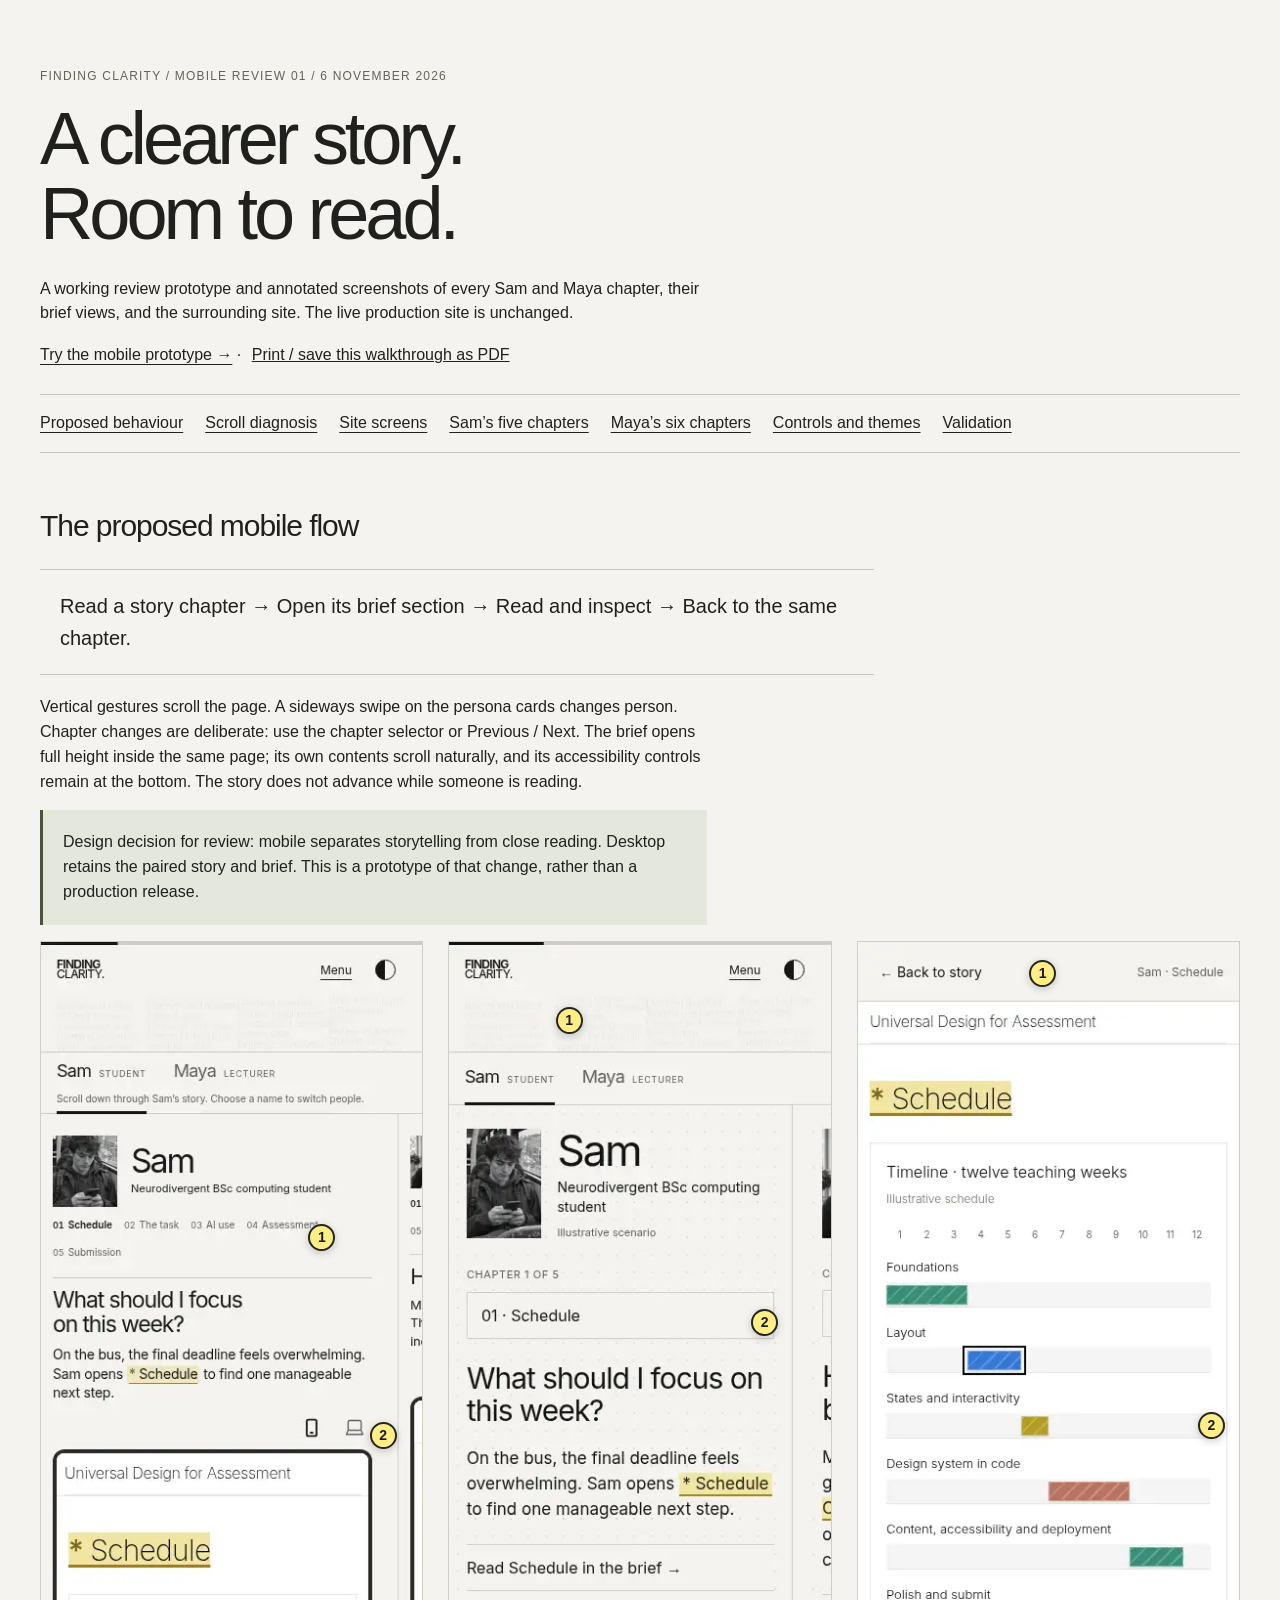
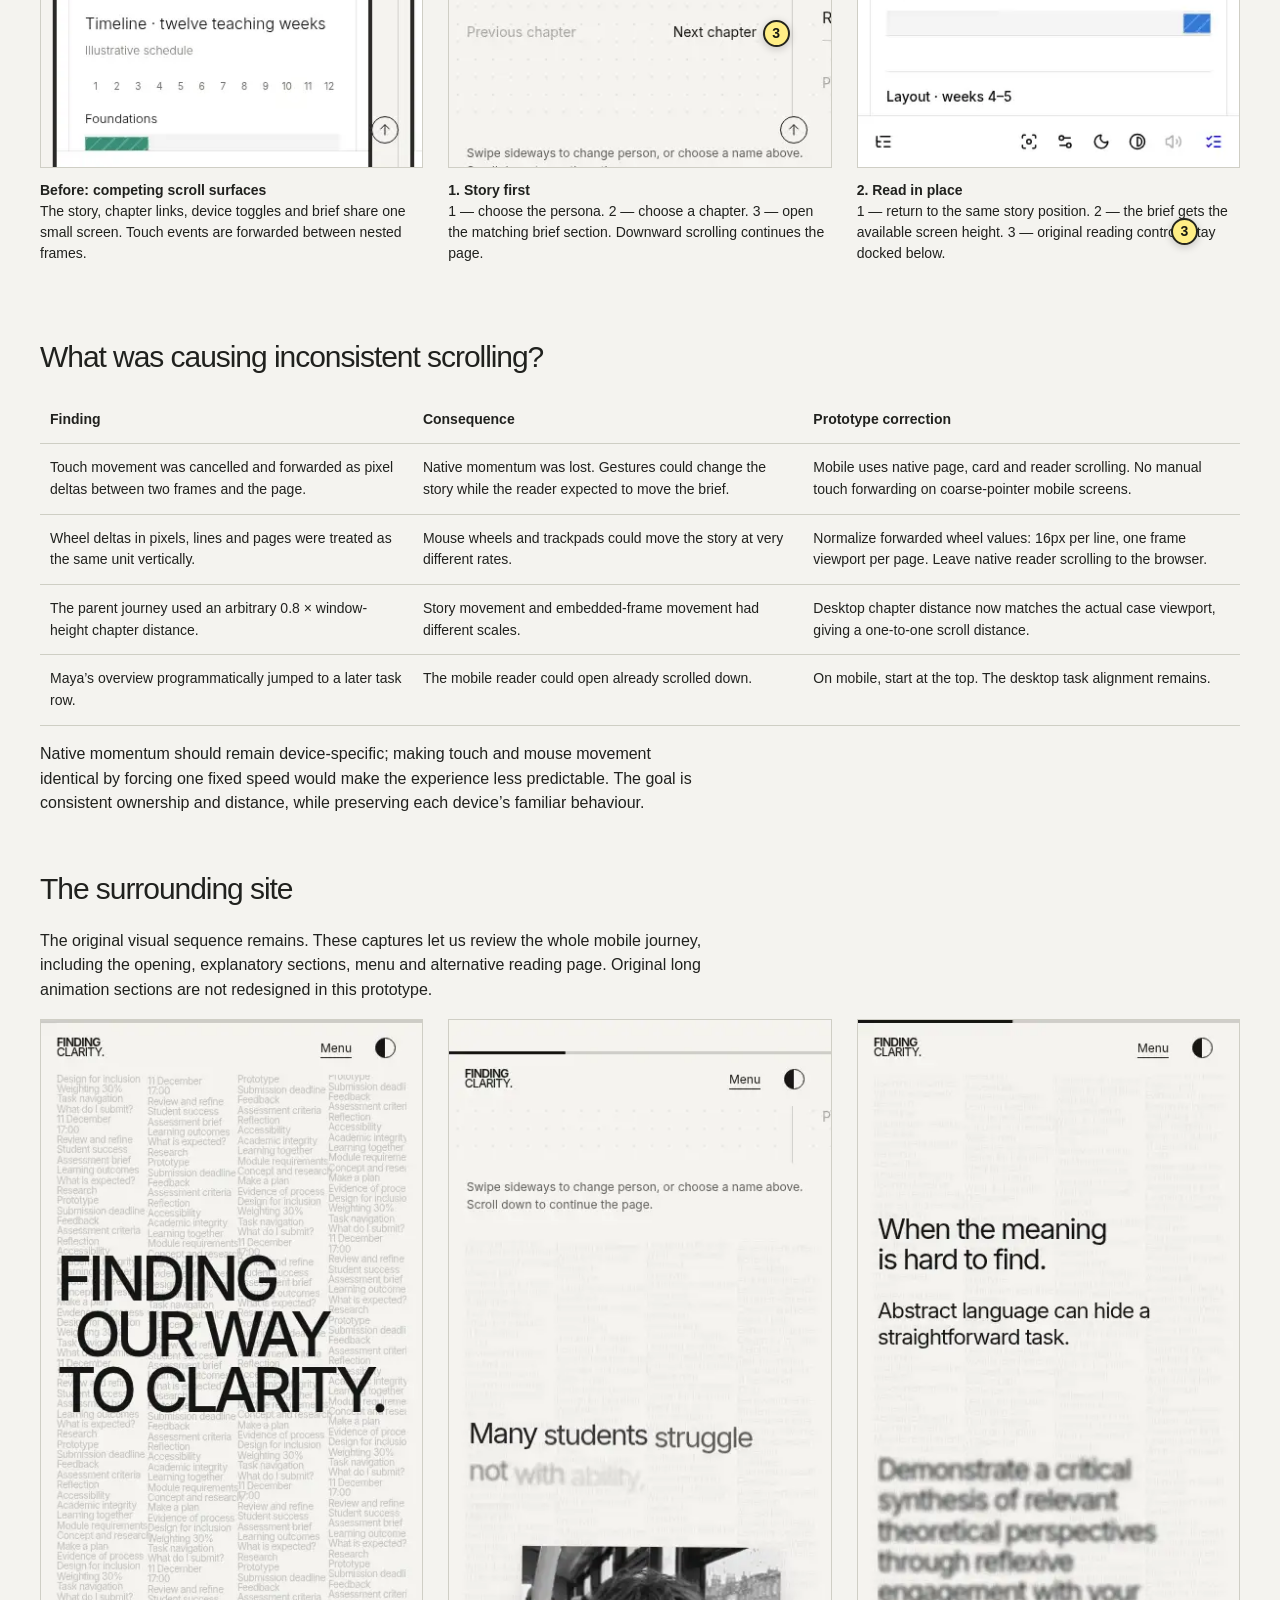
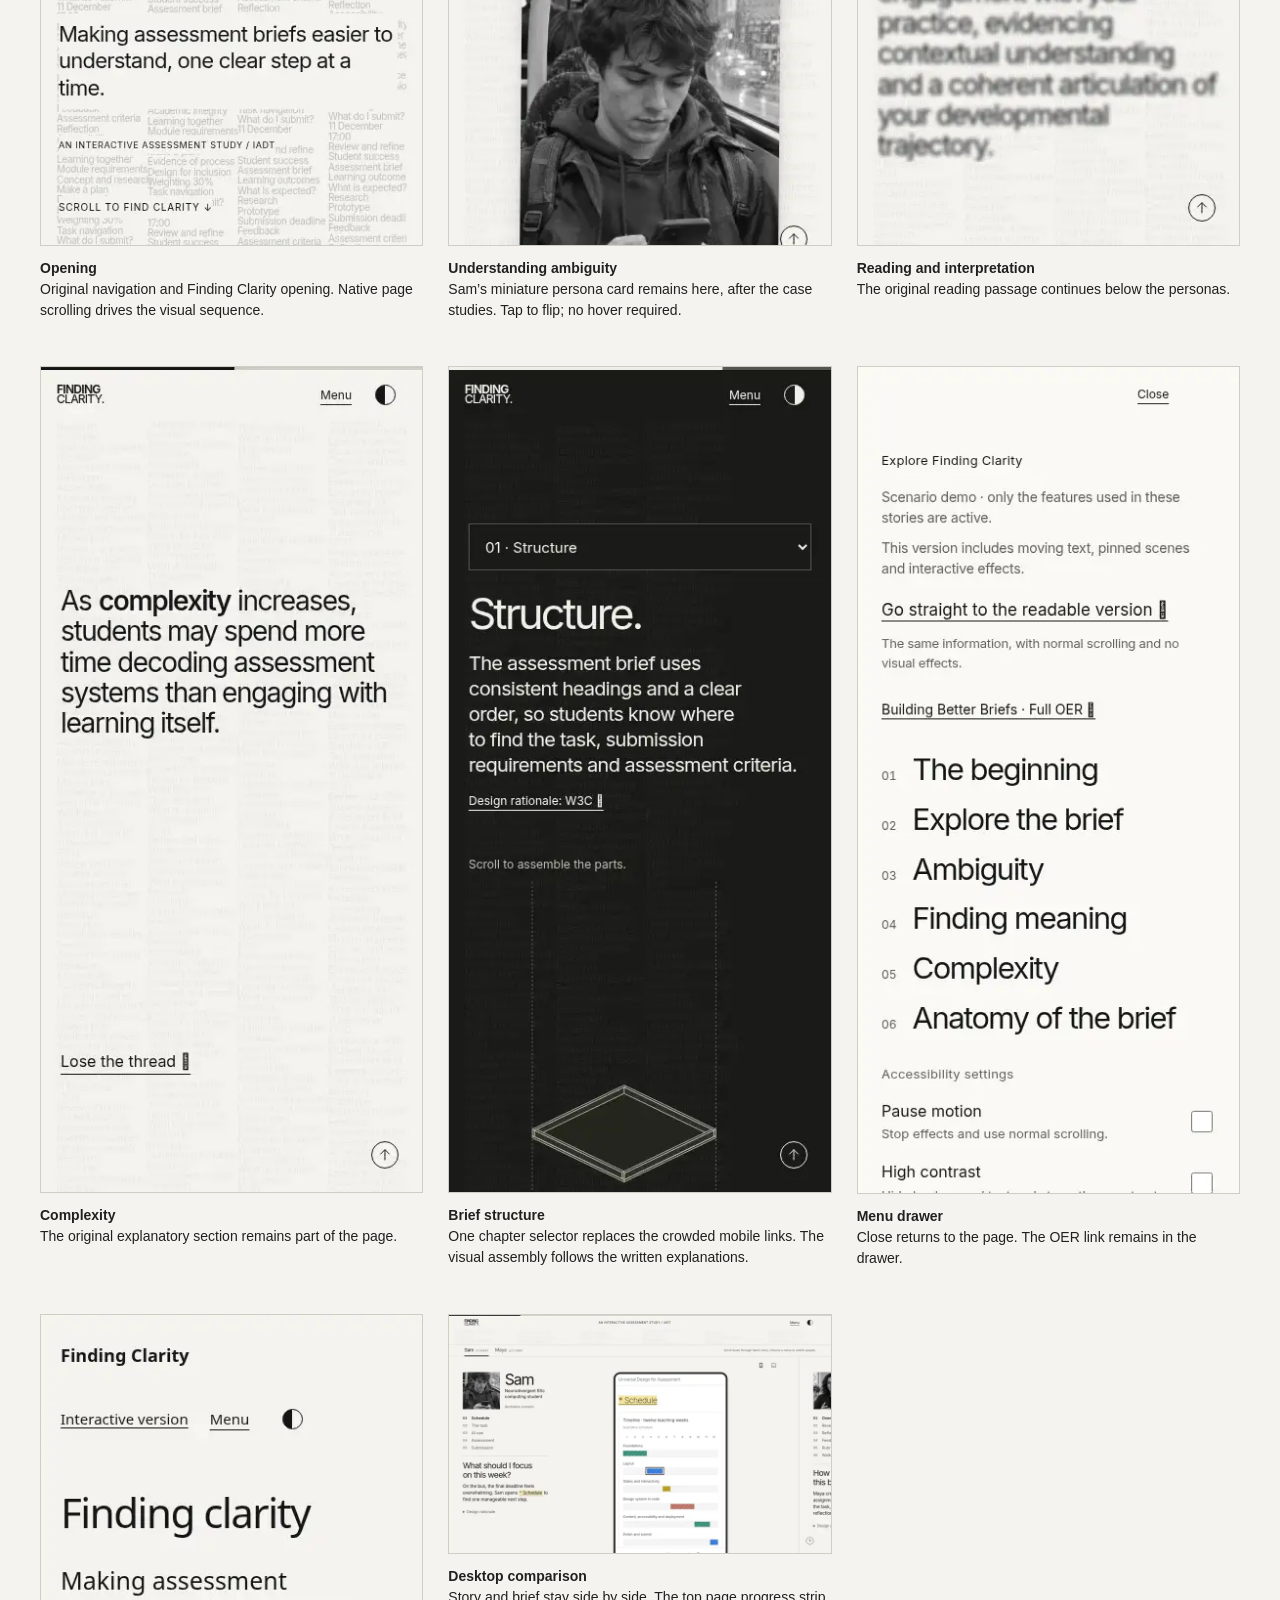
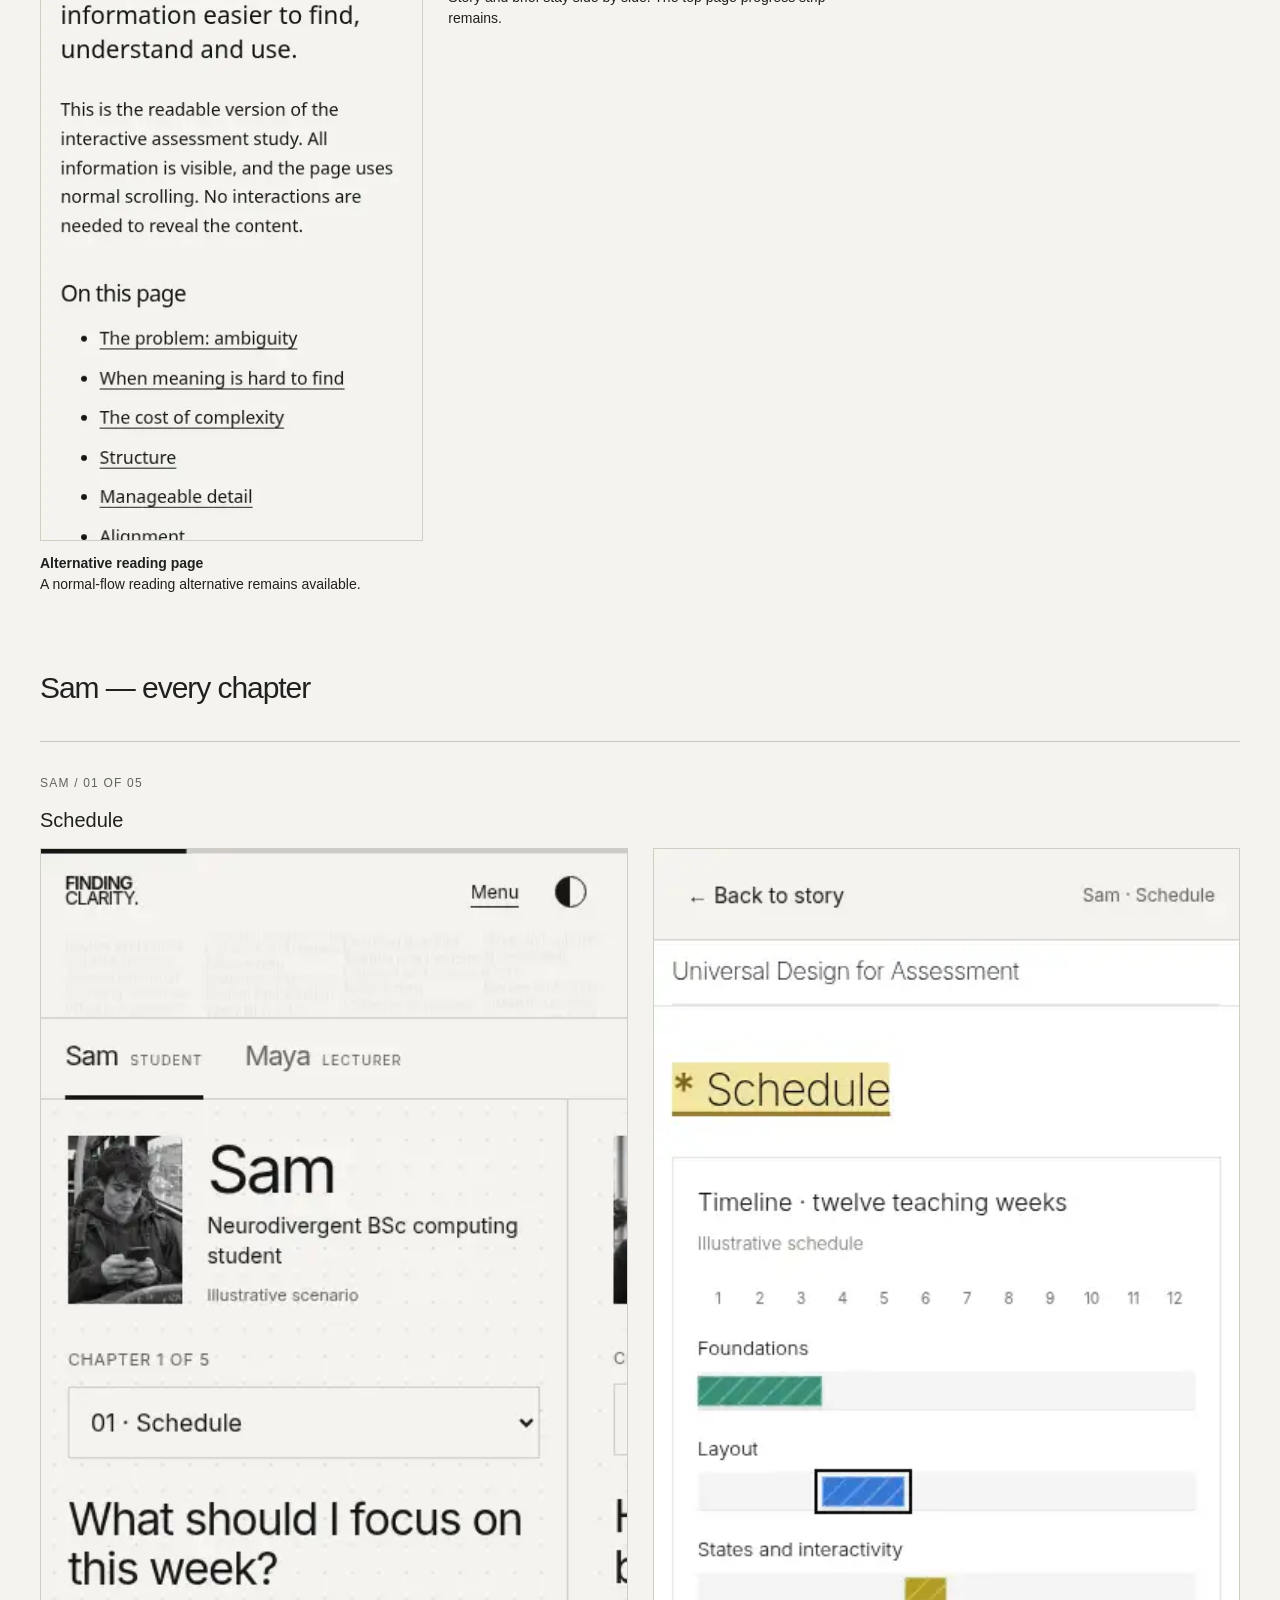
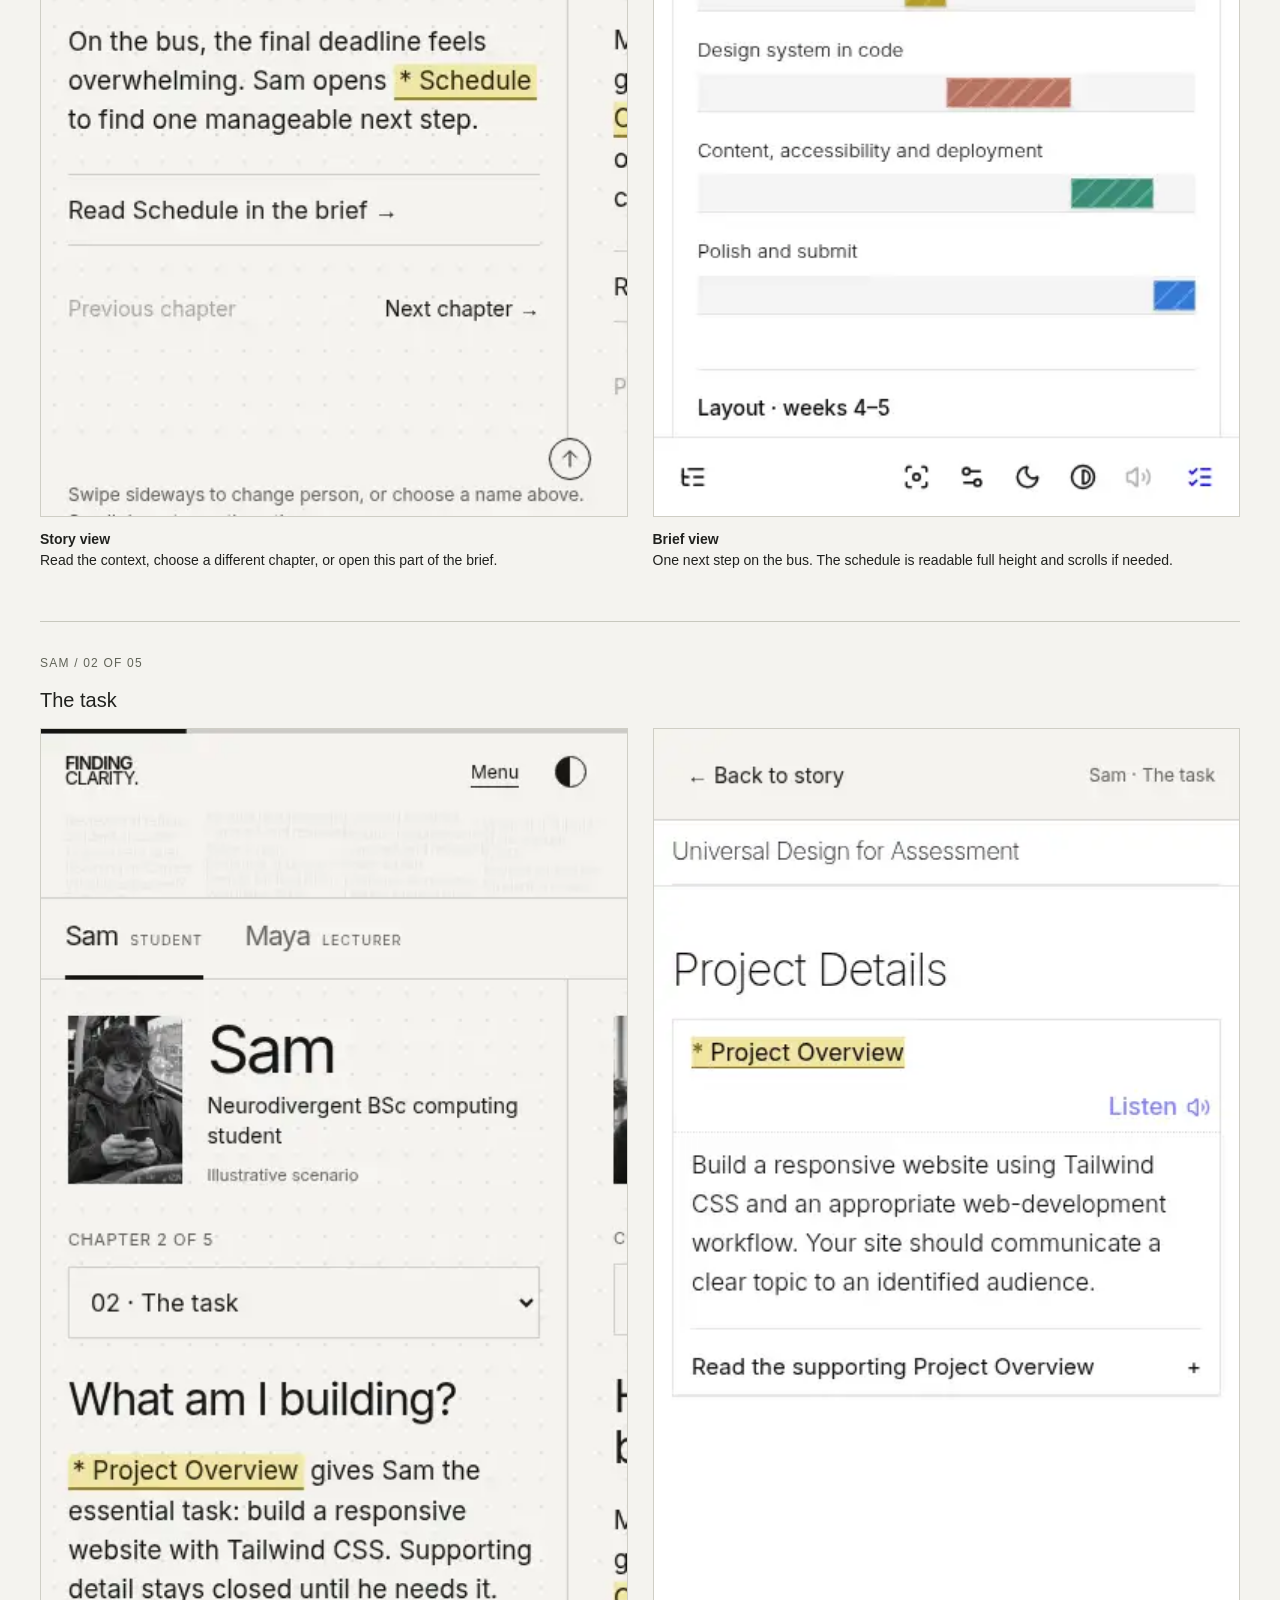
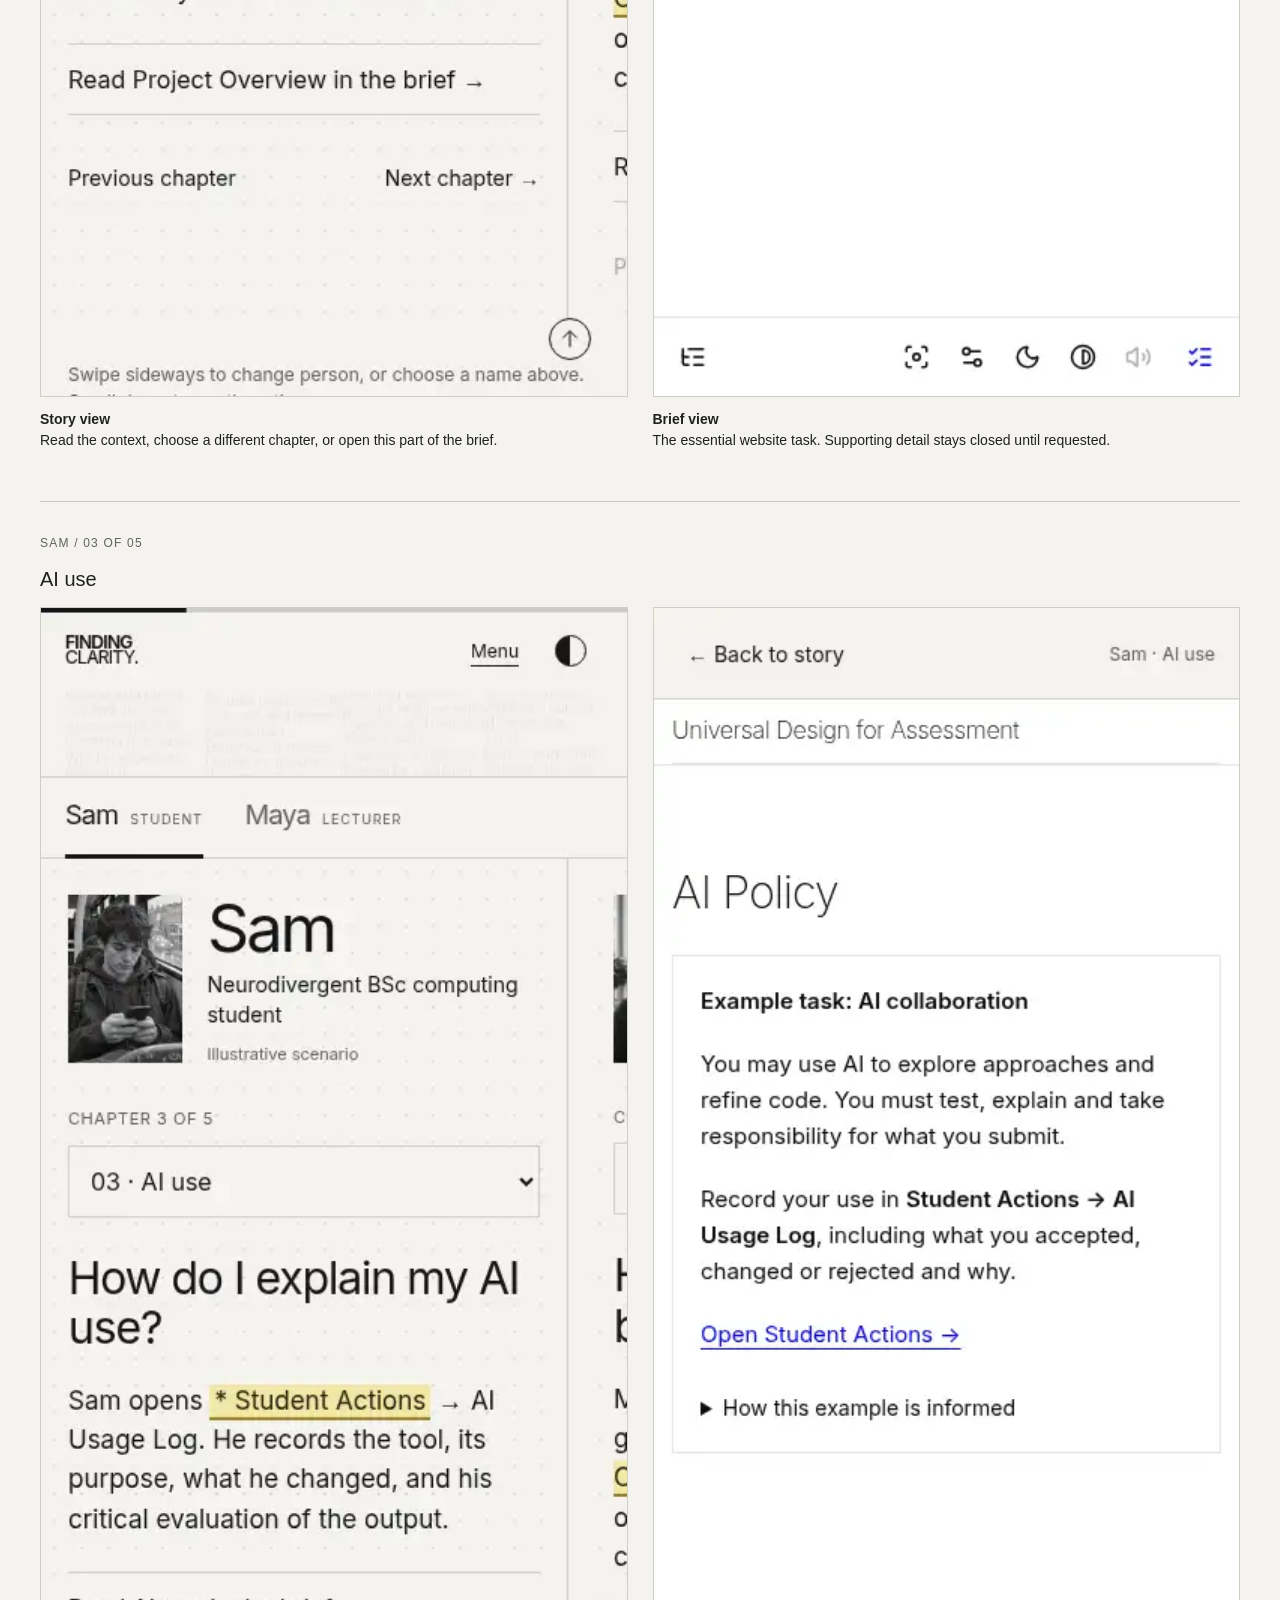
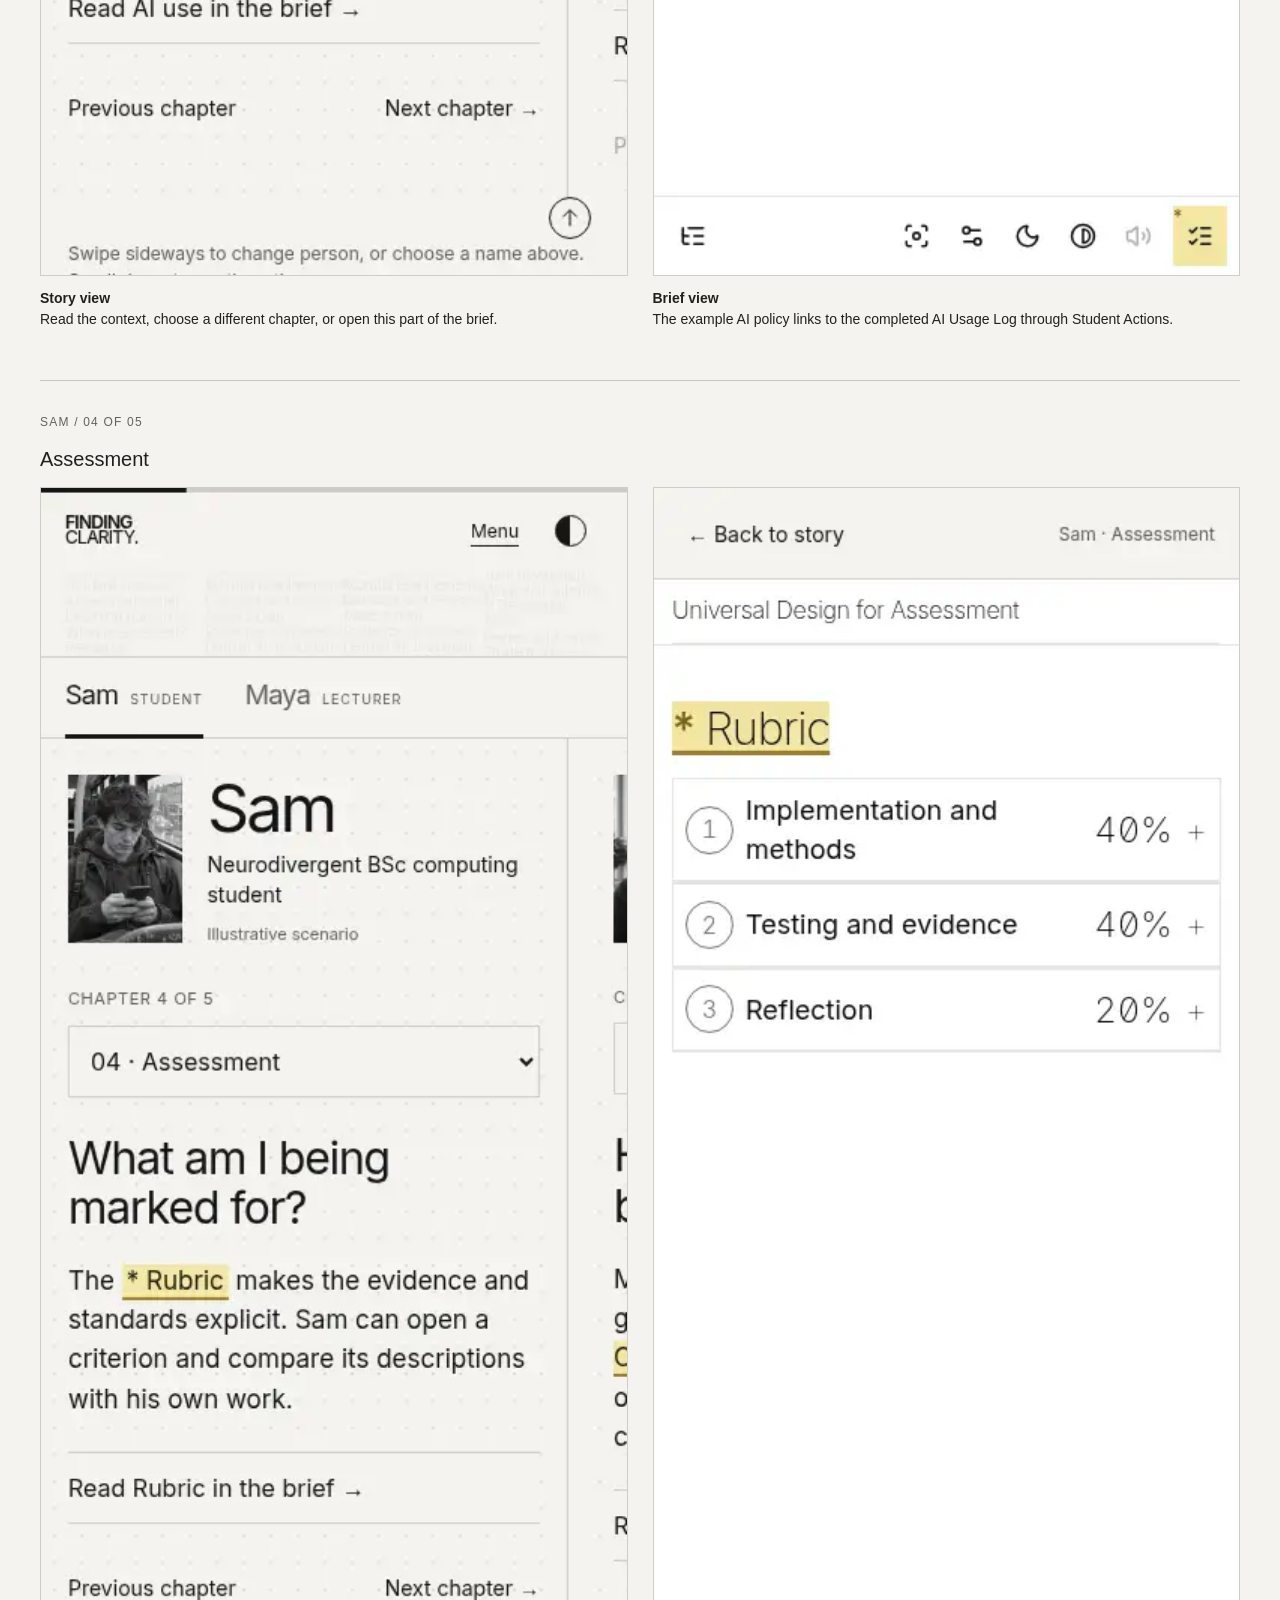
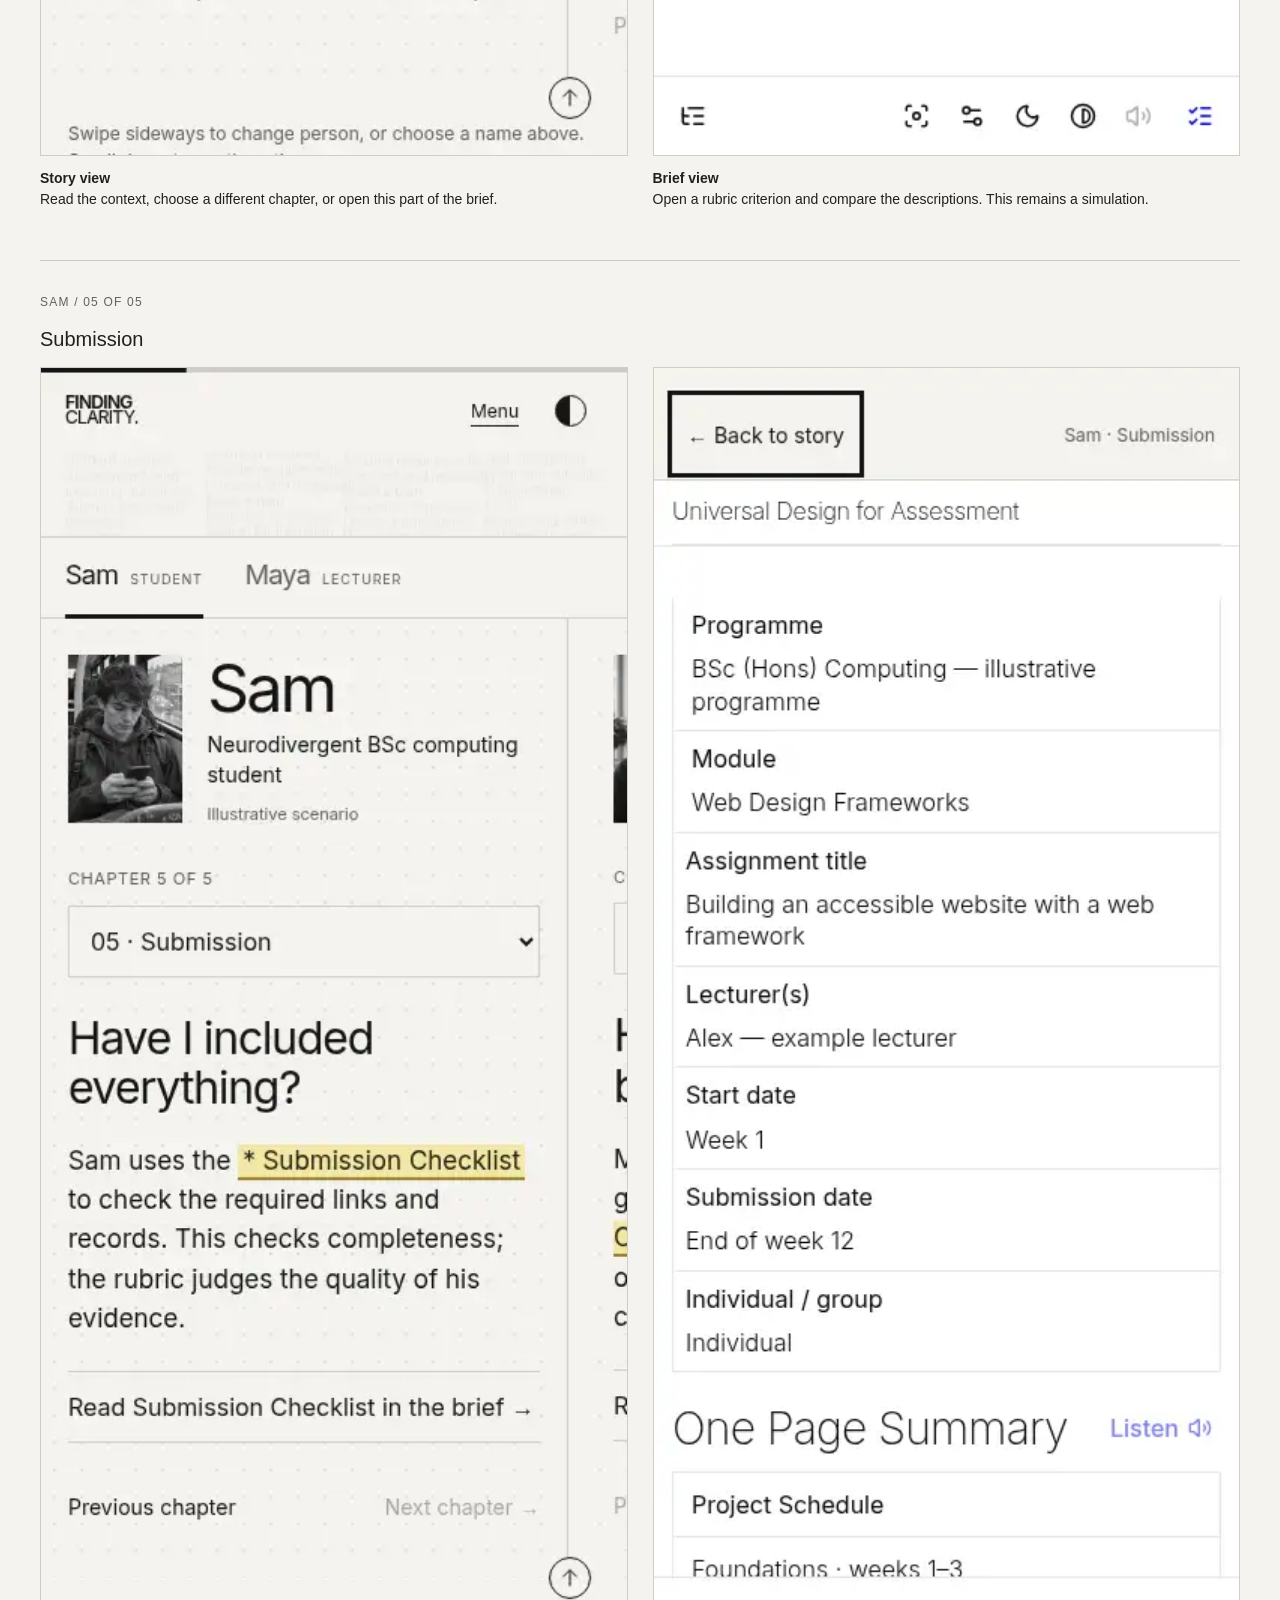
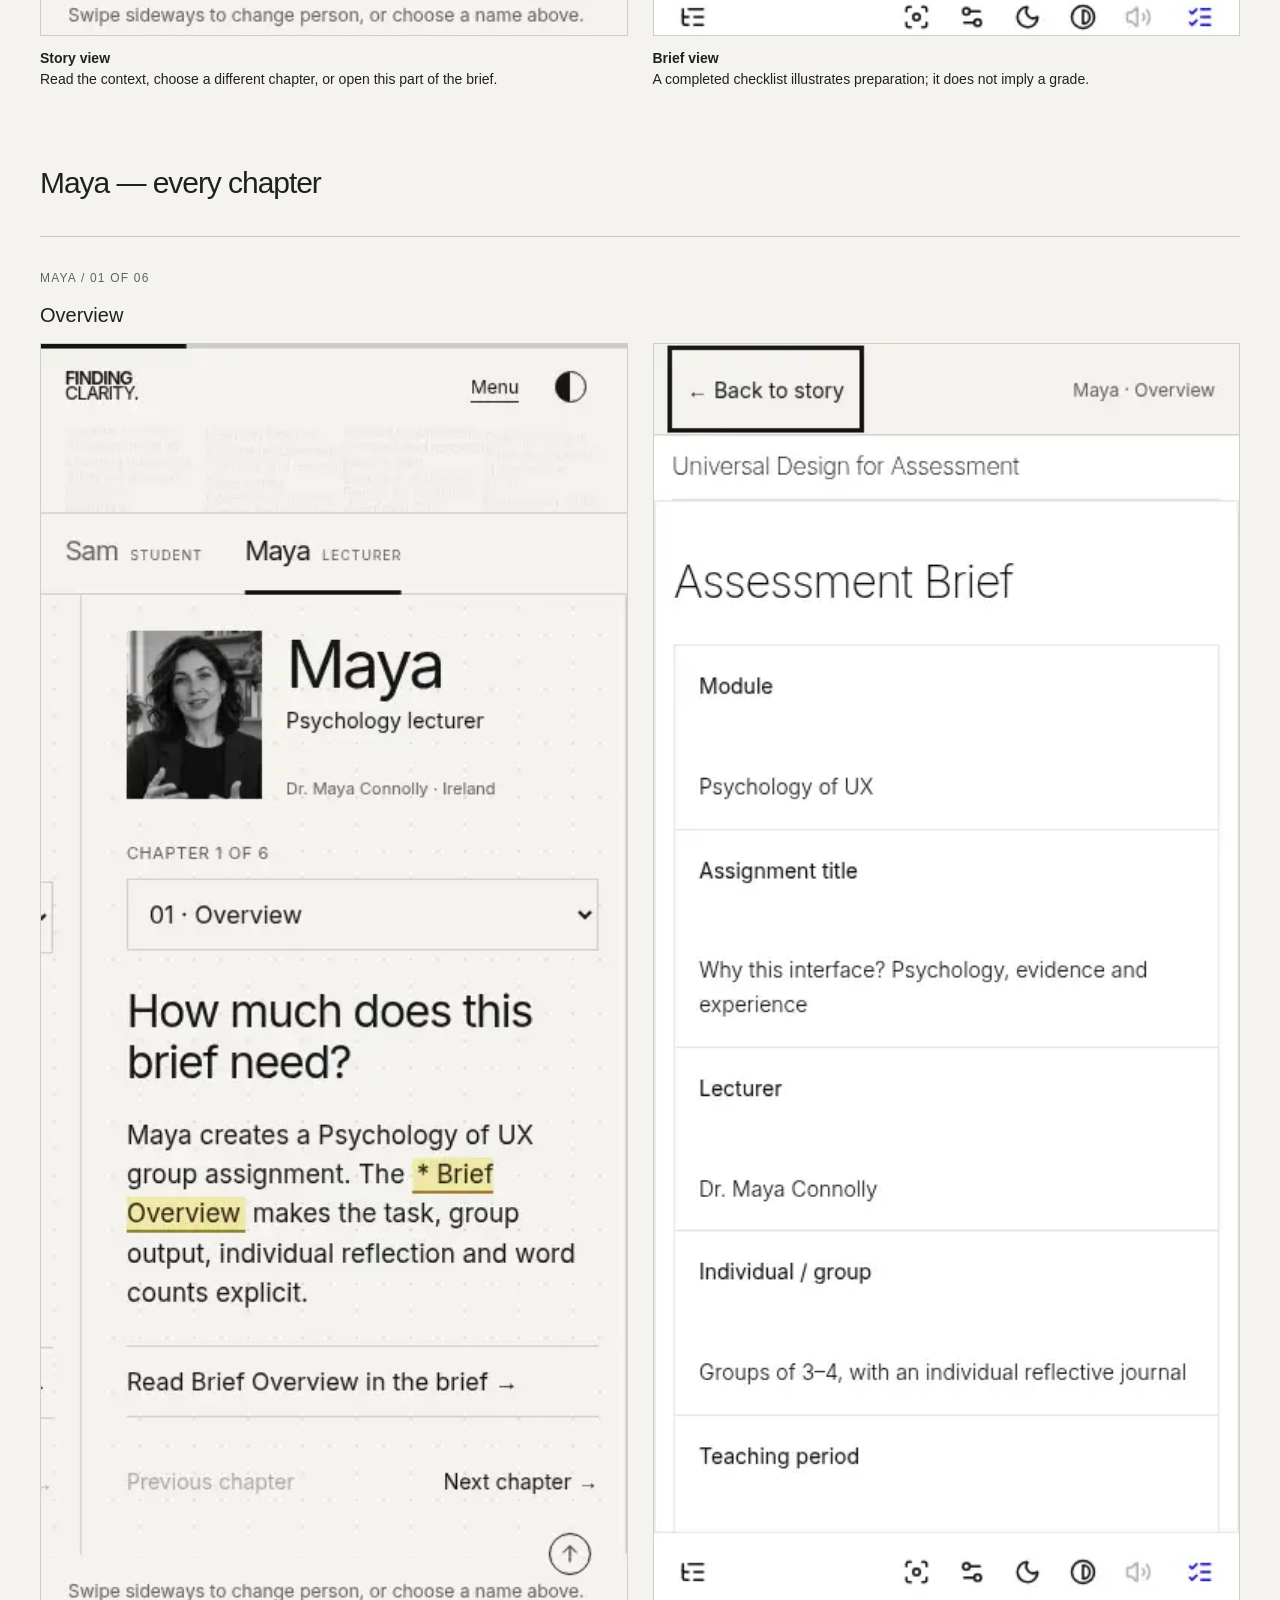
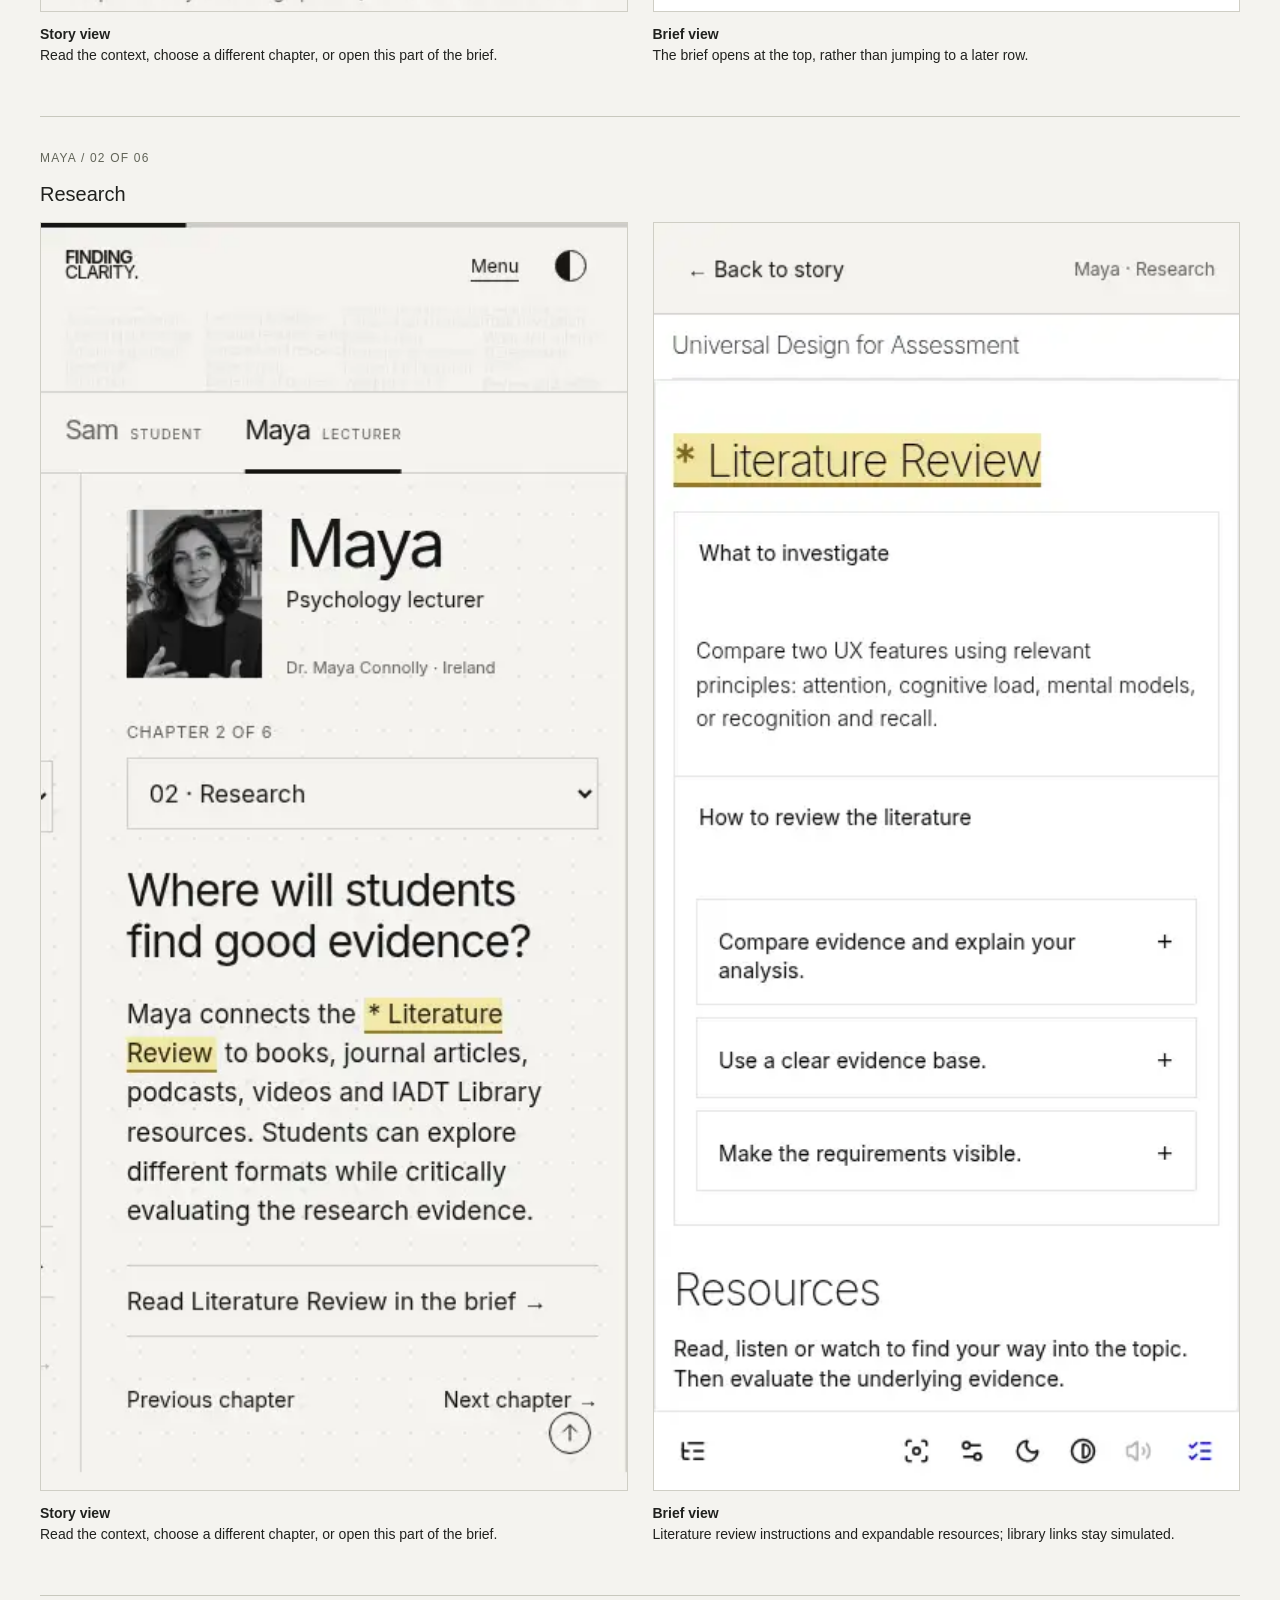
<file: review/index.html>
<!doctype html><html lang="en"><meta charset="utf-8"><meta name="viewport" content="width=device-width,initial-scale=1"><title>Finding Clarity — mobile review</title><style>*{box-sizing:border-box}body{margin:0;background:#f4f3ef;color:#20211e;font:16px/1.55 Arial,sans-serif}main{max-width:1260px;margin:auto;padding:55px 30px}h1{font-size:clamp(40px,6vw,74px);font-weight:400;line-height:1.02;letter-spacing:-.055em;margin:15px 0 25px}h2{font-size:30px;font-weight:400;letter-spacing:-.035em;margin:50px 0 15px}h3{font-size:20px;font-weight:400;margin:0 0 12px}a{color:inherit;text-underline-offset:4px}p{max-width:75ch}nav{display:flex;flex-wrap:wrap;gap:10px 22px;border-block:1px solid #c8c8be;padding:16px 0;margin:25px 0}.note{padding:20px;background:#e4e7dc;border-left:3px solid #49533f}.screen-grid{display:grid;grid-template-columns:repeat(3,minmax(0,1fr));gap:25px;align-items:start}.screen-grid.pair{grid-template-columns:repeat(2,minmax(0,1fr))}.screen{margin:0;position:relative}.screen img{display:block;width:100%;height:auto;border:1px solid #cfcec5}.screen figcaption{font-size:14px;line-height:1.5;padding:12px 0 20px}.screen figcaption b{display:block}.pin{position:absolute;top:var(--y);left:var(--x);width:27px;height:27px;border-radius:50%;background:#ffee85;color:#171812;border:2px solid #24251e;text-align:center;font-size:14px;font-weight:bold;line-height:23px;box-shadow:0 2px 8px #0003}.chapter{padding-top:20px;margin-top:30px;border-top:1px solid #c8c8be}.flow{padding:20px;border-block:1px solid #c8c8be;font-size:20px;line-height:1.6}.status{font-size:12px;letter-spacing:.1em;text-transform:uppercase;color:#616458}table{width:100%;border-collapse:collapse;font-size:14px}th,td{text-align:left;padding:13px 10px;border-bottom:1px solid #cecec4;vertical-align:top}th{font-weight:600}details{margin:20px 0}summary{cursor:pointer}@media(max-width:700px){main{padding:30px 18px}.screen-grid{grid-template-columns:1fr 1fr;gap:15px}.screen-grid.pair{gap:15px}.screen figcaption{font-size:12px}}@media print{body{background:white}main{padding:0}nav,.preview{display:none}.chapter{break-before:page}.screen-grid{grid-template-columns:repeat(3,1fr)}h2{margin-top:20px}figure{break-inside:avoid}.chapter .screen-grid{grid-template-columns:1fr 1fr}.chapter img{max-height:600px;width:auto;max-width:100%}@page{size:A4;margin:15mm}}</style><main><p class="status">Finding Clarity / Mobile review 01 / 6 November 2026</p><h1>A clearer story.<br>Room to read.</h1><p>A working review prototype and annotated screenshots of every Sam and Maya chapter, their brief views, and the surrounding site. The live production site is unchanged.</p><p class="preview"><a href="../index.html#tool">Try the mobile prototype →</a> · <button type="button" onclick="window.print()" style="font:inherit;color:inherit;background:none;border:0;text-decoration:underline;cursor:pointer">Print / save this walkthrough as PDF</button></p><nav><a href="#proposal">Proposed behaviour</a><a href="#diagnosis">Scroll diagnosis</a><a href="#site">Site screens</a><a href="#sam">Sam’s five chapters</a><a href="#maya">Maya’s six chapters</a><a href="#controls">Controls and themes</a><a href="#validation">Validation</a></nav><section id="proposal"><h2>The proposed mobile flow</h2><p class="flow">Read a story chapter → Open its brief section → Read and inspect → Back to the same chapter.</p><p>Vertical gestures scroll the page. A sideways swipe on the persona cards changes person. Chapter changes are deliberate: use the chapter selector or Previous / Next. The brief opens full height inside the same page; its own contents scroll naturally, and its accessibility controls remain at the bottom. The story does not advance while someone is reading.</p><p class="note">Design decision for review: mobile separates storytelling from close reading. Desktop retains the paired story and brief. This is a prototype of that change, rather than a production release.</p><div class="screen-grid"><figure class="screen"><img loading="lazy" src="before.webp" alt="Before: competing scroll surfaces"><span class="pin" style="--x:70%;--y:30%">1</span><span class="pin" style="--x:86%;--y:51%">2</span><figcaption><b>Before: competing scroll surfaces</b>The story, chapter links, device toggles and brief share one small screen. Touch events are forwarded between nested frames.</figcaption></figure><figure class="screen"><img loading="lazy" src="sam-1-story.webp" alt="1. Story first"><span class="pin" style="--x:28%;--y:7%">1</span><span class="pin" style="--x:79%;--y:39%">2</span><span class="pin" style="--x:82%;--y:72%">3</span><figcaption><b>1. Story first</b>1 — choose the persona. 2 — choose a chapter. 3 — open the matching brief section. Downward scrolling continues the page.</figcaption></figure><figure class="screen"><img loading="lazy" src="sam-1-reader.webp" alt="2. Read in place"><span class="pin" style="--x:45%;--y:2%">1</span><span class="pin" style="--x:89%;--y:50%">2</span><span class="pin" style="--x:82%;--y:93%">3</span><figcaption><b>2. Read in place</b>1 — return to the same story position. 2 — the brief gets the available screen height. 3 — original reading controls stay docked below.</figcaption></figure></div></section><section id="diagnosis"><h2>What was causing inconsistent scrolling?</h2><table><thead><tr><th>Finding</th><th>Consequence</th><th>Prototype correction</th></tr></thead><tbody><tr><td>Touch movement was cancelled and forwarded as pixel deltas between two frames and the page.</td><td>Native momentum was lost. Gestures could change the story while the reader expected to move the brief.</td><td>Mobile uses native page, card and reader scrolling. No manual touch forwarding on coarse-pointer mobile screens.</td></tr><tr><td>Wheel deltas in pixels, lines and pages were treated as the same unit vertically.</td><td>Mouse wheels and trackpads could move the story at very different rates.</td><td>Normalize forwarded wheel values: 16px per line, one frame viewport per page. Leave native reader scrolling to the browser.</td></tr><tr><td>The parent journey used an arbitrary 0.8 × window-height chapter distance.</td><td>Story movement and embedded-frame movement had different scales.</td><td>Desktop chapter distance now matches the actual case viewport, giving a one-to-one scroll distance.</td></tr><tr><td>Maya’s overview programmatically jumped to a later task row.</td><td>The mobile reader could open already scrolled down.</td><td>On mobile, start at the top. The desktop task alignment remains.</td></tr></tbody></table><p>Native momentum should remain device-specific; making touch and mouse movement identical by forcing one fixed speed would make the experience less predictable. The goal is consistent ownership and distance, while preserving each device’s familiar behaviour.</p></section><section id="site"><h2>The surrounding site</h2><p>The original visual sequence remains. These captures let us review the whole mobile journey, including the opening, explanatory sections, menu and alternative reading page. Original long animation sections are not redesigned in this prototype.</p><div class="screen-grid"><figure class="screen"><img loading="lazy" src="opening.webp" alt="Opening"><figcaption><b>Opening</b>Original navigation and Finding Clarity opening. Native page scrolling drives the visual sequence.</figcaption></figure><figure class="screen"><img loading="lazy" src="ambiguity.webp" alt="Understanding ambiguity"><figcaption><b>Understanding ambiguity</b>Sam’s miniature persona card remains here, after the case studies. Tap to flip; no hover required.</figcaption></figure><figure class="screen"><img loading="lazy" src="reading.webp" alt="Reading and interpretation"><figcaption><b>Reading and interpretation</b>The original reading passage continues below the personas.</figcaption></figure><figure class="screen"><img loading="lazy" src="complexity.webp" alt="Complexity"><figcaption><b>Complexity</b>The original explanatory section remains part of the page.</figcaption></figure><figure class="screen"><img loading="lazy" src="anatomy.webp" alt="Brief structure"><figcaption><b>Brief structure</b>One chapter selector replaces the crowded mobile links. The visual assembly follows the written explanations.</figcaption></figure><figure class="screen"><img loading="lazy" src="menu.webp" alt="Menu drawer"><figcaption><b>Menu drawer</b>Close returns to the page. The OER link remains in the drawer.</figcaption></figure><figure class="screen"><img loading="lazy" src="readable.webp" alt="Alternative reading page"><figcaption><b>Alternative reading page</b>A normal-flow reading alternative remains available.</figcaption></figure><figure class="screen"><img loading="lazy" src="desktop.webp" alt="Desktop comparison"><figcaption><b>Desktop comparison</b>Story and brief stay side by side. The top page progress strip remains.</figcaption></figure></div></section><section id="sam"><h2>Sam — every chapter</h2><div class="chapter"><p class="status">Sam / 01 of 05</p><h3>Schedule</h3><div class="screen-grid pair"><figure class="screen"><img loading="lazy" src="sam-1-story.webp" alt="Story view"><figcaption><b>Story view</b>Read the context, choose a different chapter, or open this part of the brief.</figcaption></figure><figure class="screen"><img loading="lazy" src="sam-1-reader.webp" alt="Brief view"><figcaption><b>Brief view</b>One next step on the bus. The schedule is readable full height and scrolls if needed.</figcaption></figure></div></div><div class="chapter"><p class="status">Sam / 02 of 05</p><h3>The task</h3><div class="screen-grid pair"><figure class="screen"><img loading="lazy" src="sam-2-story.webp" alt="Story view"><figcaption><b>Story view</b>Read the context, choose a different chapter, or open this part of the brief.</figcaption></figure><figure class="screen"><img loading="lazy" src="sam-2-reader.webp" alt="Brief view"><figcaption><b>Brief view</b>The essential website task. Supporting detail stays closed until requested.</figcaption></figure></div></div><div class="chapter"><p class="status">Sam / 03 of 05</p><h3>AI use</h3><div class="screen-grid pair"><figure class="screen"><img loading="lazy" src="sam-3-story.webp" alt="Story view"><figcaption><b>Story view</b>Read the context, choose a different chapter, or open this part of the brief.</figcaption></figure><figure class="screen"><img loading="lazy" src="sam-3-reader.webp" alt="Brief view"><figcaption><b>Brief view</b>The example AI policy links to the completed AI Usage Log through Student Actions.</figcaption></figure></div></div><div class="chapter"><p class="status">Sam / 04 of 05</p><h3>Assessment</h3><div class="screen-grid pair"><figure class="screen"><img loading="lazy" src="sam-4-story.webp" alt="Story view"><figcaption><b>Story view</b>Read the context, choose a different chapter, or open this part of the brief.</figcaption></figure><figure class="screen"><img loading="lazy" src="sam-4-reader.webp" alt="Brief view"><figcaption><b>Brief view</b>Open a rubric criterion and compare the descriptions. This remains a simulation.</figcaption></figure></div></div><div class="chapter"><p class="status">Sam / 05 of 05</p><h3>Submission</h3><div class="screen-grid pair"><figure class="screen"><img loading="lazy" src="sam-5-story.webp" alt="Story view"><figcaption><b>Story view</b>Read the context, choose a different chapter, or open this part of the brief.</figcaption></figure><figure class="screen"><img loading="lazy" src="sam-5-reader.webp" alt="Brief view"><figcaption><b>Brief view</b>A completed checklist illustrates preparation; it does not imply a grade.</figcaption></figure></div></div></section><section id="maya"><h2>Maya — every chapter</h2><div class="chapter"><p class="status">Maya / 01 of 06</p><h3>Overview</h3><div class="screen-grid pair"><figure class="screen"><img loading="lazy" src="maya-1-story.webp" alt="Story view"><figcaption><b>Story view</b>Read the context, choose a different chapter, or open this part of the brief.</figcaption></figure><figure class="screen"><img loading="lazy" src="maya-1-reader.webp" alt="Brief view"><figcaption><b>Brief view</b>The brief opens at the top, rather than jumping to a later row.</figcaption></figure></div></div><div class="chapter"><p class="status">Maya / 02 of 06</p><h3>Research</h3><div class="screen-grid pair"><figure class="screen"><img loading="lazy" src="maya-2-story.webp" alt="Story view"><figcaption><b>Story view</b>Read the context, choose a different chapter, or open this part of the brief.</figcaption></figure><figure class="screen"><img loading="lazy" src="maya-2-reader.webp" alt="Brief view"><figcaption><b>Brief view</b>Literature review instructions and expandable resources; library links stay simulated.</figcaption></figure></div></div><div class="chapter"><p class="status">Maya / 03 of 06</p><h3>Reflection</h3><div class="screen-grid pair"><figure class="screen"><img loading="lazy" src="maya-3-story.webp" alt="Story view"><figcaption><b>Story view</b>Read the context, choose a different chapter, or open this part of the brief.</figcaption></figure><figure class="screen"><img loading="lazy" src="maya-3-reader.webp" alt="Brief view"><figcaption><b>Brief view</b>Completed individual journals can be inspected with student and entry selectors.</figcaption></figure></div></div><div class="chapter"><p class="status">Maya / 04 of 06</p><h3>Feedback</h3><div class="screen-grid pair"><figure class="screen"><img loading="lazy" src="maya-4-story.webp" alt="Story view"><figcaption><b>Story view</b>Read the context, choose a different chapter, or open this part of the brief.</figcaption></figure><figure class="screen"><img loading="lazy" src="maya-4-reader.webp" alt="Brief view"><figcaption><b>Brief view</b>Completed formative feedback and a private teaching note. Long records use native reader scrolling.</figcaption></figure></div></div><div class="chapter"><p class="status">Maya / 05 of 06</p><h3>Rubric</h3><div class="screen-grid pair"><figure class="screen"><img loading="lazy" src="maya-5-story.webp" alt="Story view"><figcaption><b>Story view</b>Read the context, choose a different chapter, or open this part of the brief.</figcaption></figure><figure class="screen"><img loading="lazy" src="maya-5-reader.webp" alt="Brief view"><figcaption><b>Brief view</b>Criteria may address several learning outcomes. Individual evidence remains distinct from group work.</figcaption></figure></div></div><div class="chapter"><p class="status">Maya / 06 of 06</p><h3>Walkthrough</h3><div class="screen-grid pair"><figure class="screen"><img loading="lazy" src="maya-6-story.webp" alt="Story view"><figcaption><b>Story view</b>Read the context, choose a different chapter, or open this part of the brief.</figcaption></figure><figure class="screen"><img loading="lazy" src="maya-6-reader.webp" alt="Brief view"><figcaption><b>Brief view</b>A walkthrough screenshot can expand, with the written brief continuing below it. No video is recorded.</figcaption></figure></div></div></section><section id="controls"><h2>Controls and themes</h2><p>The original brief controls are retained. Audio and incidental demo actions stay disabled. Student Actions opens beside its trigger; on mobile it sits above the bottom toolbar. The master theme applies to the story and the reader.</p><div class="screen-grid"><figure class="screen"><img loading="lazy" src="contents.webp" alt="Contents"><figcaption><b>Contents</b>Search or choose a relevant scenario section. Returning updates the story chapter when supported.</figcaption></figure><figure class="screen"><img loading="lazy" src="display.webp" alt="Display options"><figcaption><b>Display options</b>Reading preferences stay within the brief.</figcaption></figure><figure class="screen"><img loading="lazy" src="actions.webp" alt="Student Actions"><figcaption><b>Student Actions</b>The menu belongs to the bottom toolbar, not a separate page.</figcaption></figure><figure class="screen"><img loading="lazy" src="ai-log.webp" alt="AI Usage Log"><figcaption><b>AI Usage Log</b>Completed example entries; visitors inspect rather than submit work.</figcaption></figure><figure class="screen"><img loading="lazy" src="dark-story.webp" alt="Dark story"><figcaption><b>Dark story</b>The dot field and typography inherit the dark palette.</figcaption></figure><figure class="screen"><img loading="lazy" src="dark-reader.webp" alt="Dark reader"><figcaption><b>Dark reader</b>The reader and surrounding sheet share the dark theme.</figcaption></figure><figure class="screen"><img loading="lazy" src="small-mobile.webp" alt="320px width"><figcaption><b>320px width</b>The portrait, chapter selector and copy reflow on a narrower screen.</figcaption></figure></div></section><section id="validation"><h2>What has been checked</h2><p>Chromium mobile touch emulation at 390 × 844, narrow layout at 320 × 740, orientation changes, and desktop at 1440 × 900. Every Sam and Maya chapter was opened and captured. Scrollable reader sections accepted touch movement; short sections needed no scroll. Native persona swiping, outer-page isolation while reading, return-position restoration, and no horizontal page overflow were checked.</p><p>Forwarded desktop wheel test: 16 pixel units → 16px; 1 line → 16px; 1 page → the case viewport height. No JavaScript errors were recorded in the chapter walkthrough.</p><p class="note">Still to validate together: the mobile story-to-reader transition, real iPhone Safari momentum and toolbar resizing, and real Android touch behaviour. Emulation cannot prove the feel of a physical device. Desktop’s remaining pinned visual sections are retained for comparison.</p></section><p class="status">Review prototype only · Production unchanged</p></main></html>
</file>
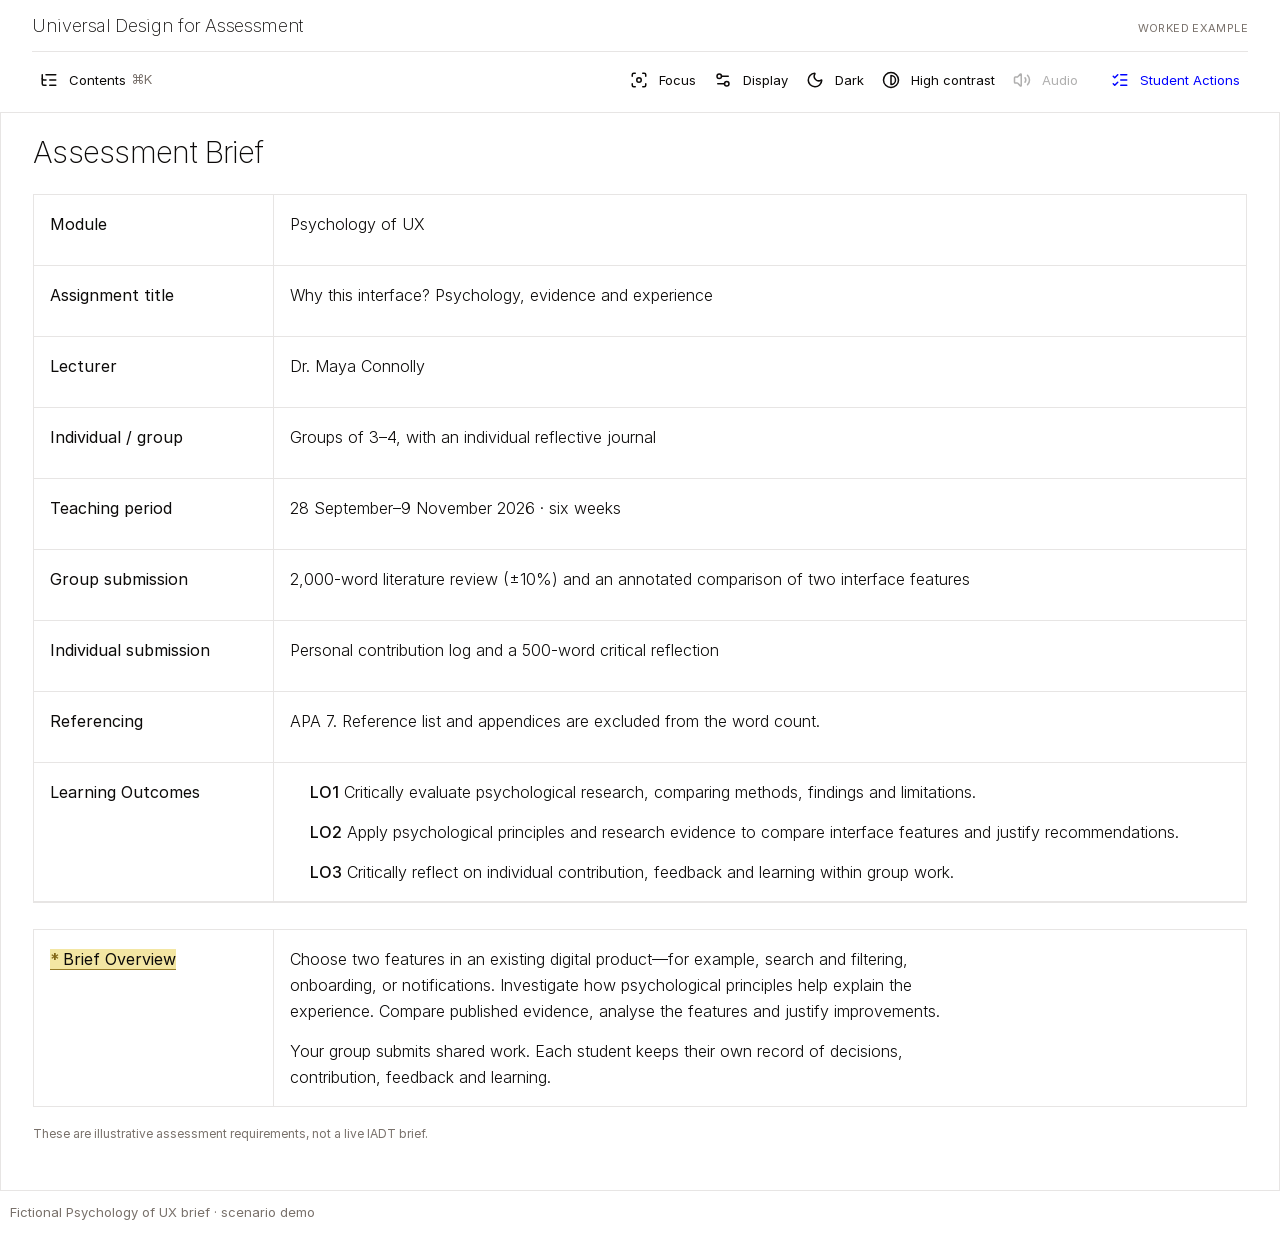
<file: maya-brief.html>
<!doctype html><html lang="en-IE"><head><script src="theme-init.js"></script><meta charset="utf-8"><meta name="viewport" content="width=device-width,initial-scale=1"><title>Psychology of UX — Maya’s example brief</title><link rel="stylesheet" href="brief-source.css"><link rel="stylesheet" href="brief-demo.css"><link rel="stylesheet" href="sam-brief.css"><link rel="stylesheet" href="maya-brief.css"></head><body class="font-sans antialiased" data-continuous="true" data-authored="true" data-scenario="maya"><div id="sam-fixed-header"><div class="sam-brief-masthead"><span>Universal Design for Assessment</span><small>Worked example</small></div><div class="demo-toolbar"><div class="flex shrink-0 items-center w-full justify-between gap-2 max-sm:gap-0.5" role="toolbar" aria-label="Viewer options"><div role="group" aria-label="Navigation" class="flex items-center gap-2 max-sm:gap-0.5"><button data-slot="popover-trigger" data-variant="ghost" data-size="sm" class="inline-flex items-center justify-center whitespace-nowrap text-sm transition-all duration-200 disabled:pointer-events-none disabled:opacity-50 [&amp;_svg]:pointer-events-none [&amp;_svg:not([class*='size-'])]:size-4 shrink-0 [&amp;_svg]:shrink-0 outline-none border-none focus:outline-2 focus:outline-brand focus:outline-offset-2 active:scale-[0.99] hover:bg-accent hover:text-accent-foreground hover:-translate-y-0.5 dark:hover:bg-accent/50 h-8 px-3 has-[&gt;svg]:px-2.5 font-normal cursor-pointer gap-1.5 pr-2 max-sm:gap-0 max-sm:px-1.5 max-sm:h-8 max-sm:min-w-8" type="button" aria-expanded="false" aria-label="Open table of contents (⌘K)" data-control="contents"><svg xmlns="http://www.w3.org/2000/svg" width="24" height="24" viewbox="0 0 24 24" fill="none" stroke="currentColor" stroke-width="2" stroke-linecap="round" stroke-linejoin="round" class="lucide lucide-list-tree h-4 w-4 shrink-0 sm:mr-1.5" aria-hidden="true"><path d="M8 5h13"></path><path d="M13 12h8"></path><path d="M13 19h8"></path><path d="M3 10a2 2 0 0 0 2 2h3"></path><path d="M3 5v12a2 2 0 0 0 2 2h3"></path></svg><span class="hidden sm:inline">Contents</span><span data-slot="command-shortcut" class="ml-auto text-xs tracking-widest text-muted-foreground viewer-toolbar-kbd hidden sm:inline-flex">⌘K</span></button></div><div role="group" aria-label="Accessibility" class="flex items-center gap-2 max-sm:gap-0.5 min-w-0 shrink justify-end"><button data-slot="button" data-variant="ghost" data-size="sm" class="inline-flex items-center justify-center whitespace-nowrap text-sm transition-all duration-200 disabled:pointer-events-none disabled:opacity-50 [&amp;_svg]:pointer-events-none [&amp;_svg:not([class*='size-'])]:size-4 shrink-0 [&amp;_svg]:shrink-0 outline-none border-none focus:outline-2 focus:outline-brand focus:outline-offset-2 active:scale-[0.99] hover:bg-accent hover:text-accent-foreground hover:-translate-y-0.5 dark:hover:bg-accent/50 h-8 gap-1.5 px-3 has-[&gt;svg]:px-2.5 font-normal cursor-pointer max-sm:h-8 max-sm:min-w-8 max-sm:px-1.5" type="button" aria-pressed="false" aria-label="Focus mode" data-control="focus"><svg xmlns="http://www.w3.org/2000/svg" width="24" height="24" viewbox="0 0 24 24" fill="none" stroke="currentColor" stroke-width="2" stroke-linecap="round" stroke-linejoin="round" class="lucide lucide-focus h-4 w-4 shrink-0 sm:mr-1.5" aria-hidden="true"><circle cx="12" cy="12" r="3"></circle><path d="M3 7V5a2 2 0 0 1 2-2h2"></path><path d="M17 3h2a2 2 0 0 1 2 2v2"></path><path d="M21 17v2a2 2 0 0 1-2 2h-2"></path><path d="M7 21H5a2 2 0 0 1-2-2v-2"></path></svg><span class="hidden sm:inline">Focus</span></button><button data-slot="dropdown-menu-trigger" data-variant="ghost" data-size="sm" class="inline-flex items-center justify-center whitespace-nowrap text-sm transition-all duration-200 disabled:pointer-events-none disabled:opacity-50 [&amp;_svg]:pointer-events-none [&amp;_svg:not([class*='size-'])]:size-4 shrink-0 [&amp;_svg]:shrink-0 outline-none border-none focus:outline-2 focus:outline-brand focus:outline-offset-2 active:scale-[0.99] hover:bg-accent hover:text-accent-foreground hover:-translate-y-0.5 dark:hover:bg-accent/50 h-8 gap-1.5 px-3 has-[&gt;svg]:px-2.5 font-normal cursor-pointer max-sm:h-8 max-sm:min-w-8 max-sm:px-1.5" type="button" aria-label="Display settings" aria-expanded="false" data-control="display"><svg xmlns="http://www.w3.org/2000/svg" width="24" height="24" viewbox="0 0 24 24" fill="none" stroke="currentColor" stroke-width="2" stroke-linecap="round" stroke-linejoin="round" class="lucide lucide-settings2 lucide-settings-2 h-4 w-4 shrink-0 sm:mr-1.5" aria-hidden="true"><path d="M14 17H5"></path><path d="M19 7h-9"></path><circle cx="17" cy="17" r="3"></circle><circle cx="7" cy="7" r="3"></circle></svg><span class="hidden sm:inline">Display</span></button><button data-slot="button" data-variant="ghost" data-size="sm" class="inline-flex items-center justify-center whitespace-nowrap text-sm transition-all duration-200 disabled:pointer-events-none disabled:opacity-50 [&amp;_svg]:pointer-events-none [&amp;_svg:not([class*='size-'])]:size-4 shrink-0 [&amp;_svg]:shrink-0 outline-none border-none focus:outline-2 focus:outline-brand focus:outline-offset-2 active:scale-[0.99] hover:bg-accent hover:text-accent-foreground hover:-translate-y-0.5 dark:hover:bg-accent/50 h-8 gap-1.5 px-3 has-[&gt;svg]:px-2.5 font-normal cursor-pointer max-sm:h-8 max-sm:min-w-8 max-sm:px-1.5" type="button" aria-pressed="false" aria-label="Switch to dark mode" data-control="dark"><svg xmlns="http://www.w3.org/2000/svg" width="24" height="24" viewbox="0 0 24 24" fill="none" stroke="currentColor" stroke-width="2" stroke-linecap="round" stroke-linejoin="round" class="lucide lucide-moon h-4 w-4 shrink-0 sm:mr-1.5" aria-hidden="true"><path d="M20.985 12.486a9 9 0 1 1-9.473-9.472c.405-.022.617.46.402.803a6 6 0 0 0 8.268 8.268c.344-.215.825-.004.803.401"></path></svg><span class="hidden sm:inline">Dark</span></button><button data-slot="button" data-variant="ghost" data-size="sm" class="inline-flex items-center justify-center whitespace-nowrap text-sm transition-all duration-200 disabled:pointer-events-none disabled:opacity-50 [&amp;_svg]:pointer-events-none [&amp;_svg:not([class*='size-'])]:size-4 shrink-0 [&amp;_svg]:shrink-0 outline-none border-none focus:outline-2 focus:outline-brand focus:outline-offset-2 active:scale-[0.99] hover:bg-accent hover:text-accent-foreground hover:-translate-y-0.5 dark:hover:bg-accent/50 h-8 gap-1.5 px-3 has-[&gt;svg]:px-2.5 font-normal cursor-pointer max-sm:h-8 max-sm:min-w-8 max-sm:px-1.5" type="button" aria-pressed="false" aria-label="Enable high contrast" data-control="contrast"><svg xmlns="http://www.w3.org/2000/svg" width="24" height="24" viewbox="0 0 24 24" fill="none" stroke="currentColor" stroke-width="2" stroke-linecap="round" stroke-linejoin="round" class="lucide lucide-contrast h-4 w-4 shrink-0 sm:mr-1.5" aria-hidden="true"><circle cx="12" cy="12" r="10"></circle><path d="M12 18a6 6 0 0 0 0-12v12z"></path></svg><span class="hidden sm:inline">High contrast</span></button><div class="flex shrink-0 items-center gap-2 max-sm:gap-0.5"><button data-slot="dropdown-menu-trigger" data-variant="ghost" data-size="sm" class="inline-flex items-center justify-center whitespace-nowrap text-sm transition-all duration-200 disabled:pointer-events-none disabled:opacity-50 [&amp;_svg]:pointer-events-none [&amp;_svg:not([class*='size-'])]:size-4 shrink-0 [&amp;_svg]:shrink-0 outline-none border-none focus:outline-2 focus:outline-brand focus:outline-offset-2 active:scale-[0.99] hover:bg-accent hover:text-accent-foreground hover:-translate-y-0.5 dark:hover:bg-accent/50 h-8 gap-1.5 px-3 has-[&gt;svg]:px-2.5 font-normal cursor-pointer max-sm:h-8 max-sm:min-w-8 max-sm:px-1.5" type="button" aria-label="Audio settings" aria-expanded="false" data-control="audio"><svg xmlns="http://www.w3.org/2000/svg" width="24" height="24" viewbox="0 0 24 24" fill="none" stroke="currentColor" stroke-width="2" stroke-linecap="round" stroke-linejoin="round" class="lucide lucide-volume2 lucide-volume-2 h-4 w-4 shrink-0 sm:mr-1.5" aria-hidden="true"><path d="M11 4.702a.705.705 0 0 0-1.203-.498L6.413 7.587A1.4 1.4 0 0 1 5.416 8H3a1 1 0 0 0-1 1v6a1 1 0 0 0 1 1h2.416a1.4 1.4 0 0 1 .997.413l3.383 3.384A.705.705 0 0 0 11 19.298z"></path><path d="M16 9a5 5 0 0 1 0 6"></path><path d="M19.364 18.364a9 9 0 0 0 0-12.728"></path></svg><span class="hidden sm:inline">Audio</span></button><div data-orientation="vertical" role="none" data-slot="separator" class="data-[orientation=horizontal]:h-px data-[orientation=horizontal]:w-full data-[orientation=vertical]:h-full data-[orientation=vertical]:w-px shrink-0 bg-border my-0 h-8 w-px"></div><button data-slot="dropdown-menu-trigger" data-variant="ghost" data-size="sm" class="inline-flex items-center justify-center whitespace-nowrap text-sm transition-all duration-200 disabled:pointer-events-none disabled:opacity-50 [&amp;_svg]:pointer-events-none [&amp;_svg:not([class*='size-'])]:size-4 shrink-0 [&amp;_svg]:shrink-0 outline-none border-none focus:outline-2 focus:outline-brand focus:outline-offset-2 active:scale-[0.99] hover:bg-accent hover:text-accent-foreground hover:-translate-y-0.5 dark:hover:bg-accent/50 h-8 gap-1.5 px-3 has-[&gt;svg]:px-2.5 font-normal cursor-pointer max-sm:h-8 max-sm:min-w-8 max-sm:px-1.5 bg-transparent text-brand" type="button" aria-label="Student actions" aria-expanded="false" data-control="actions"><svg xmlns="http://www.w3.org/2000/svg" width="24" height="24" viewbox="0 0 24 24" fill="none" stroke="currentColor" stroke-width="2" stroke-linecap="round" stroke-linejoin="round" class="lucide lucide-list-checks h-4 w-4 shrink-0 sm:mr-1.5" aria-hidden="true"><path d="M13 5h8"></path><path d="M13 12h8"></path><path d="M13 19h8"></path><path d="m3 17 2 2 4-4"></path><path d="m3 7 2 2 4-4"></path></svg><span class="hidden sm:inline">Student Actions</span></button></div></div></div></div></div><div class="brief-viewer-page"><div class="demo-capture-surface"><div id="document" class="print:!p-0 p-8 pb-6 max-sm:p-0 brief-preview font-size-scalable bg-card"><section id="maya-overview" class="maya-pane"><h2 class="font-extralight tracking-tight text-3xl mb-6">Assessment Brief</h2><div class="border"><div class="grid grid-cols-1 md:grid-cols-[15rem_1fr] border-b last:border-b-0 maya-reading-block"><div class="md:border-r"><p class="font-normal p-4">Module</p></div><div class="font-light leading-relaxed p-4">Psychology of UX</div></div><div class="grid grid-cols-1 md:grid-cols-[15rem_1fr] border-b last:border-b-0 maya-reading-block"><div class="md:border-r"><p class="font-normal p-4">Assignment title</p></div><div class="font-light leading-relaxed p-4">Why this interface? Psychology, evidence and experience</div></div><div class="grid grid-cols-1 md:grid-cols-[15rem_1fr] border-b last:border-b-0 maya-reading-block"><div class="md:border-r"><p class="font-normal p-4">Lecturer</p></div><div class="font-light leading-relaxed p-4">Dr. Maya Connolly</div></div><div class="grid grid-cols-1 md:grid-cols-[15rem_1fr] border-b last:border-b-0 maya-reading-block"><div class="md:border-r"><p class="font-normal p-4">Individual / group</p></div><div class="font-light leading-relaxed p-4">Groups of 3–4, with an individual reflective journal</div></div><div class="grid grid-cols-1 md:grid-cols-[15rem_1fr] border-b last:border-b-0 maya-reading-block"><div class="md:border-r"><p class="font-normal p-4">Teaching period</p></div><div class="font-light leading-relaxed p-4">28 September–9 November 2026 · six weeks</div></div><div class="grid grid-cols-1 md:grid-cols-[15rem_1fr] border-b last:border-b-0 maya-reading-block"><div class="md:border-r"><p class="font-normal p-4">Group submission</p></div><div class="font-light leading-relaxed p-4">2,000-word literature review (±10%) and an annotated comparison of two interface features</div></div><div class="grid grid-cols-1 md:grid-cols-[15rem_1fr] border-b last:border-b-0 maya-reading-block"><div class="md:border-r"><p class="font-normal p-4">Individual submission</p></div><div class="font-light leading-relaxed p-4">Personal contribution log and a 500-word critical reflection</div></div><div class="grid grid-cols-1 md:grid-cols-[15rem_1fr] border-b last:border-b-0 maya-reading-block"><div class="md:border-r"><p class="font-normal p-4">Referencing</p></div><div class="font-light leading-relaxed p-4">APA 7. Reference list and appendices are excluded from the word count.</div></div><div class="grid grid-cols-1 md:grid-cols-[15rem_1fr] border-b maya-reading-block"><div class="md:border-r"><p class="font-normal p-4">Learning Outcomes</p></div><div class="font-light leading-relaxed p-4"><ol class="maya-outcomes"><li><strong>LO1</strong> Critically evaluate psychological research, comparing methods, findings and limitations.</li><li><strong>LO2</strong> Apply psychological principles and research evidence to compare interface features and justify recommendations.</li><li><strong>LO3</strong> Critically reflect on individual contribution, feedback and learning within group work.</li></ol></div></div></div><div class="maya-overview-task maya-reading-block grid grid-cols-1 md:grid-cols-[15rem_1fr] border"><div class="md:border-r"><h3 class="font-normal p-4">Brief Overview</h3></div><div class="font-light leading-relaxed p-4"><p>Choose two features in an existing digital product—for example, search and filtering, onboarding, or notifications. Investigate how psychological principles help explain the experience. Compare published evidence, analyse the features and justify improvements.</p><p>Your group submits shared work. Each student keeps their own record of decisions, contribution, feedback and learning.</p></div></div><p class="maya-example-note">These are illustrative assessment requirements, not a live IADT brief.</p></section><section id="maya-research" class="maya-pane" hidden><h2 class="font-extralight tracking-tight text-3xl mb-6">Literature Review</h2><div class="border"><div class="grid grid-cols-1 md:grid-cols-[15rem_1fr] border-b last:border-b-0 maya-reading-block"><div class="md:border-r"><p class="font-normal p-4">What to investigate</p></div><div class="font-light leading-relaxed p-4"><p>Compare two UX features using relevant principles: attention, cognitive load, mental models, or recognition and recall.</p></div></div><div class="grid grid-cols-1 md:grid-cols-[15rem_1fr] border-b last:border-b-0 maya-reading-block"><div class="md:border-r"><p class="font-normal p-4">How to review the literature</p></div><div class="font-light leading-relaxed p-4"><details class="maya-detail"><summary>Compare evidence and explain your analysis.<span aria-hidden="true">+</span></summary><div><p>Organise the review by question or theme, rather than one source at a time. Compare methods, findings and limitations, then explain what they mean for your two features. Choose principles that fit your case; you do not need to apply every principle.</p></div></details><details class="maya-detail"><summary>Use a clear evidence base.<span aria-hidden="true">+</span></summary><div><p>Include at least six relevant peer-reviewed articles. Books can establish concepts. Podcasts, videos and professional articles can provide examples and debate, but do not replace the research evidence.</p></div></details><details class="maya-detail"><summary>Make the requirements visible.<span aria-hidden="true">+</span></summary><div><p>Write 2,000 words (±10%) for the group review. Use APA 7 citations and references. Exclude the reference list and appendices from the count. The individual reflection is a separate 500-word submission.</p></div></details></div></div></div><h2 class="font-extralight tracking-tight text-3xl mt-8 mb-6" id="maya-resources-title">Resources</h2><p class="maya-resource-intro">Read, listen or watch to find your way into the topic. Then evaluate the underlying evidence.</p><details class="maya-detail maya-resource-group"><summary>Browse books, journals, podcasts and videos<span aria-hidden="true">+</span></summary><div class="maya-resources"><details class="maya-detail"><summary>Books · concepts and foundations<span aria-hidden="true">+</span></summary><div><p>Donald Norman, <em>The Design of Everyday Things</em>, and Susan Weinschenk, <em>100 Things Every Designer Needs to Know About People</em>.</p><p><a href="#library-preview" data-library-url="https://library.iadt.ie/" aria-haspopup="dialog">Find books and eBooks through IADT Library ↗</a></p></div></details><details class="maya-detail"><summary>Journal articles · research evidence<span aria-hidden="true">+</span></summary><div><p>Start with cognitive load, selective attention and mental models. Follow references and compare the quality and relevance of the studies.</p><p><a href="#library-preview" data-library-url="https://library.iadt.ie/our-collections/" aria-haspopup="dialog">IADT Library databases and journals ↗</a></p><p><a href="https://doi.org/10.1207/s15516709cog1202_4" target="_blank" rel="noopener">Sweller: Cognitive load during problem solving ↗</a></p></div></details><details class="maya-detail"><summary>Podcasts · listen and question<span aria-hidden="true">+</span></summary><div><p>Use a professional discussion to identify a question, then trace claims back to research.</p><p><a href="https://www.nngroup.com/podcast/" target="_blank" rel="noopener">NN/g UX Podcast ↗</a></p></div></details><details class="maya-detail"><summary>YouTube playlists · examples and explanations<span aria-hidden="true">+</span></summary><div><p>Use short explanations to explore an unfamiliar principle. Keep a record of useful examples and check their evidence.</p><p><a href="https://www.youtube.com/@NNgroup/playlists" target="_blank" rel="noopener">NN/g video playlists ↗</a></p></div></details><details class="maya-detail"><summary>Articles · connect concepts to features<span aria-hidden="true">+</span></summary><div><p><a href="https://www.nngroup.com/articles/recognition-and-recall/" target="_blank" rel="noopener">Recognition vs. recall in user interfaces ↗</a></p><p>Compare the practical recommendation with evidence from the journal literature.</p></div></details><details class="maya-detail"><summary>Referencing and library access<span aria-hidden="true">+</span></summary><div><p><a href="#library-preview" data-library-url="https://library.iadt.ie/guidesandhelp/" aria-haspopup="dialog">IADT referencing and research guides ↗</a></p><p>Library links show simulated destinations. No library account or sign-in is needed in this example.</p></div></details></div></details></section><section id="maya-journal" class="maya-pane" hidden><h2 class="font-extralight tracking-tight text-3xl mb-6">Reflective Journal</h2><div class="log-top"><div><h3>Personal record · group assignment</h3><p>Each student keeps their own journal.</p></div><label class="maya-student-select">Student<select id="journal-student"><option value="alex">Alex</option><option value="riley">Riley</option></select></label><label class="maya-entry-select">Entry<select id="journal-entry" aria-label="Journal entry"><option value="0">Entry 1</option></select></label><button type="button" id="journal-add" disabled title="This simulation shows completed entries. Creating an entry is outside the scenario.">+ Add entry</button></div><form id="journal-form" class="log-paper"><h3>Psychology of UX — Reflective Journal</h3><p class="log-notice">Completed example record. Use the selectors to inspect the scenario.</p><label class="maya-reading-block">Entry title<input name="title" value="Choosing our two features" readonly></label><label class="maya-reading-block">Date<input type="date" name="date" readonly></label><label class="maya-reading-block">What did I contribute?<textarea name="contribution" rows="3" readonly>I compared onboarding and notification examples and brought two research papers to our group discussion.</textarea></label><label class="maya-reading-block">What informed my decisions?<textarea name="evidence" rows="3" readonly>I used our discussion of attention and cognitive load to question how much information the first screen presents.</textarea></label><label class="maya-reading-block">How did I respond to feedback?<textarea name="feedback" rows="3" readonly></textarea></label><label class="maya-reading-block">How do I evaluate my performance?<textarea name="reflection" rows="4" readonly>I contributed examples, but I need to evaluate the research methods more carefully and make space for other interpretations.</textarea></label><label class="maya-reading-block">What will I do next?<textarea name="next" rows="3" readonly></textarea></label></form></section><section id="maya-formative" class="maya-pane" hidden><h2 class="font-extralight tracking-tight text-3xl mb-6">Formative Log</h2><div class="log-top"><div><h3>Maya’s teaching record</h3><p>Feedback from a conversation with the group.</p></div></div><form class="log-paper" id="formative-form"><h3>Psychology of UX — Formative Log</h3><label class="maya-reading-block">Milestone<input name="milestone" value="Literature review discussion · week 3" readonly></label><div class="log-dates maya-reading-block"><label>Start date<input type="date" name="start" readonly></label><label>End date<input type="date" name="end" readonly></label></div><label class="maya-reading-block">Group<select name="group"><option value="a">Group A · Alex and Riley’s group</option><option value="b">Group B · search and filtering</option></select></label><label class="maya-reading-block">Strengths · shared with students<textarea name="strengths" rows="3" readonly>You have chosen contrasting features and identified a useful question about attention.</textarea></label><label class="maya-reading-block">Areas for development · shared with students<textarea name="development" rows="3" readonly>Compare the methods and limitations of your sources. Explain where the findings disagree before recommending a change.</textarea></label><label class="maya-reading-block">Agreed next steps · shared with students<textarea name="next" rows="3" readonly>Each person will evaluate one study and bring a short comparison to the next meeting.</textarea></label><details class="maya-detail maya-reading-block"><summary>Private teaching note · Maya only<span aria-hidden="true">+</span></summary><label><textarea name="private" rows="3" readonly></textarea></label><p>This field is excluded from the student feedback preview.</p></details><p class="log-notice">Completed example record. Use the selectors to inspect the scenario.</p></form><div id="student-feedback-preview" class="log-paper" hidden><h3>Your group’s feedback</h3><div id="shared-feedback-content"></div></div></section><section id="rubric" class="maya-pane" data-pane="assessment" hidden="hidden"><div class="w-full col-span-full"><div class="mb-6 flex items-center justify-between gap-3 max-sm:mb-3"><div class="min-w-0 flex-1"><h2 class="font-extralight tracking-tight text-3xl max-sm:text-xl">Rubric</h2></div></div><div class="relative"><div class="overflow-x-auto"><details class="group open:mb-6 max-sm:open:mb-4 w-full border last:mb-0 max-sm:min-w-[600px]" data-criterion="0"><summary class="hover:text-brand flex cursor-pointer select-none list-none items-center justify-between gap-3 border-b bg-card px-3 py-3 max-sm:gap-2 max-sm:px-2 max-sm:py-2 [&amp;::-webkit-details-marker]:hidden"><div class="flex min-w-0 flex-1 items-center gap-3 max-sm:gap-2"><span class="brief-rubric-criterion-number inline-flex shrink-0 items-center justify-center rounded-full border border-muted-foreground font-light tabular-nums text-muted-foreground h-9 w-9 text-base max-sm:h-8 max-sm:w-8 max-sm:text-sm" aria-label="Criterion 1">1</span><span class="min-w-0 font-normal line-clamp-2 text-lg max-sm:text-sm" data-criterion-title="0">Critical synthesis of research</span></div><div class="flex shrink-0 items-center gap-3 max-sm:gap-2"><span class="font-extralight tabular-nums slashed-zero-nums group-open:hidden text-2xl max-sm:text-lg">40%</span><span class="font-thin text-2xl max-sm:text-lg" aria-hidden="true"><span class="group-open:hidden">+</span><span class="hidden group-open:inline">–</span></span></div></summary><div class="w-full grid border-b [grid-template-rows:auto_auto] [grid-template-columns:1.5fr_2.8fr_1.3fr] max-sm:[grid-template-columns:1.2fr_2.3fr_1fr]"><div class="row-span-2 brief-rubric-col-header text-left font-extralight border-r border-border bg-card h-full flex items-center pl-3 py-3 pr-3 max-sm:pl-1.5 max-sm:py-1.5 max-sm:pr-1.5"><p class="font-normal text-sm max-sm:text-[11px]"><span class="font-extralight tracking-tight mb-1 text-sm max-sm:text-xs"><span class="max-sm:hidden">This criterion assesses learning outcomes: </span><span class="hidden max-sm:inline">Assesses: </span></span><span class="inline-flex flex-wrap items-center gap-1 align-middle"><button type="button" class="font-light text-muted-foreground rounded-full border text-center border-muted-foreground inline-block cursor-pointer align-middle hover:text-brand hover:bg-brand/10 hover:border-brand px-2 py-1 text-xs max-sm:px-1 max-sm:py-0.5 max-sm:text-[8px]" aria-label="Learning outcome: evaluate psychological evidence and apply it critically to interface features." aria-expanded="false" data-state="closed" data-lo="1" title="Learning outcome: evaluate psychological evidence and apply it critically to interface features.">LO1</button><button type="button" class="font-light text-muted-foreground rounded-full border text-center border-muted-foreground inline-block cursor-pointer align-middle hover:text-brand hover:bg-brand/10 hover:border-brand px-2 py-1 text-xs max-sm:px-1 max-sm:py-0.5 max-sm:text-[8px]" aria-label="Learning outcome: evaluate psychological evidence and apply it critically to interface features." aria-expanded="false" data-state="closed" data-lo="2" title="Learning outcome: evaluate psychological evidence and apply it critically to interface features.">LO2</button></span></p></div><div class="brief-rubric-col-header text-left font-extralight border-r border-b border-border bg-card h-full flex items-center pl-3 py-3 pr-3 max-sm:pl-1.5 max-sm:py-1.5 max-sm:pr-1.5">Assessed Through</div><div class="brief-rubric-col-header text-left font-extralight border-b border-border bg-card h-full flex items-center pl-3 py-3 pr-0 max-sm:pl-1.5 max-sm:py-1.5 max-sm:pr-0">Weighting %</div><div class="brief-rubric-col-body--assessed p-3 font-light">Group literature review: comparison of findings, methods and limitations.</div><div class="brief-rubric-weighting font-extralight tabular-nums text-center slashed-zero-nums h-full flex pl-3 py-3 pr-0 max-sm:pl-1.5 max-sm:py-1.5 max-sm:pr-0">40</div></div><table class="w-full min-w-full"><thead><tr class="border-b"><th class="text-left border-r font-medium p-3 w-20 max-sm:p-1.5 max-sm:text-xs max-sm:w-16">Grade</th><th class="text-left p-3 max-sm:p-1.5 max-sm:text-xs font-medium">Descriptor</th></tr></thead><tbody><tr class="border-b last:border-0"><td class="border-r font-normal p-3 max-sm:p-1.5 max-sm:text-xs">A/B+</td><td class="font-light p-3 max-sm:p-1.5 max-sm:text-xs" data-band-text="0-0">The review compares methods, participants and findings across studies, evaluates conflicting evidence and explains the limits of applying it to the selected features.</td></tr><tr class="border-b last:border-0"><td class="border-r font-normal p-3 max-sm:p-1.5 max-sm:text-xs">B/B-</td><td class="font-light p-3 max-sm:p-1.5 max-sm:text-xs" data-band-text="0-1">The review organises relevant research around themes and compares findings. Most claims are supported, although some methodological limits need closer evaluation.</td></tr><tr class="border-b last:border-0"><td class="border-r font-normal p-3 max-sm:p-1.5 max-sm:text-xs">C+/C</td><td class="font-light p-3 max-sm:p-1.5 max-sm:text-xs" data-band-text="0-2">Relevant sources are present, but the review mainly summarises them. Comparison of findings, methods or limitations is limited.</td></tr><tr class="border-b last:border-0"><td class="border-r font-normal p-3 max-sm:p-1.5 max-sm:text-xs">D/F</td><td class="font-light p-3 max-sm:p-1.5 max-sm:text-xs" data-band-text="0-3">The review lacks a coherent research base or makes claims without suitable evidence. Connections between sources are not explained.</td></tr></tbody></table></details><details class="group open:mb-6 max-sm:open:mb-4 w-full border last:mb-0 max-sm:min-w-[600px]" data-criterion="1"><summary class="hover:text-brand flex cursor-pointer select-none list-none items-center justify-between gap-3 border-b bg-card px-3 py-3 max-sm:gap-2 max-sm:px-2 max-sm:py-2 [&amp;::-webkit-details-marker]:hidden"><div class="flex min-w-0 flex-1 items-center gap-3 max-sm:gap-2"><span class="brief-rubric-criterion-number inline-flex shrink-0 items-center justify-center rounded-full border border-muted-foreground font-light tabular-nums text-muted-foreground h-9 w-9 text-base max-sm:h-8 max-sm:w-8 max-sm:text-sm" aria-label="Criterion 2">2</span><span class="min-w-0 font-normal line-clamp-2 text-lg max-sm:text-sm" data-criterion-title="1">Psychological analysis of features</span></div><div class="flex shrink-0 items-center gap-3 max-sm:gap-2"><span class="font-extralight tabular-nums slashed-zero-nums group-open:hidden text-2xl max-sm:text-lg">40%</span><span class="font-thin text-2xl max-sm:text-lg" aria-hidden="true"><span class="group-open:hidden">+</span><span class="hidden group-open:inline">–</span></span></div></summary><div class="w-full grid border-b [grid-template-rows:auto_auto] [grid-template-columns:1.5fr_2.8fr_1.3fr] max-sm:[grid-template-columns:1.2fr_2.3fr_1fr]"><div class="row-span-2 brief-rubric-col-header text-left font-extralight border-r border-border bg-card h-full flex items-center pl-3 py-3 pr-3 max-sm:pl-1.5 max-sm:py-1.5 max-sm:pr-1.5"><p class="font-normal text-sm max-sm:text-[11px]"><span class="font-extralight tracking-tight mb-1 text-sm max-sm:text-xs"><span class="max-sm:hidden">This criterion assesses learning outcomes: </span><span class="hidden max-sm:inline">Assesses: </span></span><span class="inline-flex flex-wrap items-center gap-1 align-middle"><button type="button" class="font-light text-muted-foreground rounded-full border text-center border-muted-foreground inline-block cursor-pointer align-middle hover:text-brand hover:bg-brand/10 hover:border-brand px-2 py-1 text-xs max-sm:px-1 max-sm:py-0.5 max-sm:text-[8px]" aria-label="Learning outcome: evaluate psychological evidence and apply it critically to interface features." aria-expanded="false" data-state="closed" data-lo="1" title="Learning outcome: evaluate psychological evidence and apply it critically to interface features.">LO1</button><button type="button" class="font-light text-muted-foreground rounded-full border text-center border-muted-foreground inline-block cursor-pointer align-middle hover:text-brand hover:bg-brand/10 hover:border-brand px-2 py-1 text-xs max-sm:px-1 max-sm:py-0.5 max-sm:text-[8px]" aria-label="Learning outcome: evaluate psychological evidence and apply it critically to interface features." aria-expanded="false" data-state="closed" data-lo="2" title="Learning outcome: evaluate psychological evidence and apply it critically to interface features.">LO2</button></span></p></div><div class="brief-rubric-col-header text-left font-extralight border-r border-b border-border bg-card h-full flex items-center pl-3 py-3 pr-3 max-sm:pl-1.5 max-sm:py-1.5 max-sm:pr-1.5">Assessed Through</div><div class="brief-rubric-col-header text-left font-extralight border-b border-border bg-card h-full flex items-center pl-3 py-3 pr-0 max-sm:pl-1.5 max-sm:py-1.5 max-sm:pr-0">Weighting %</div><div class="brief-rubric-col-body--assessed p-3 font-light">Group analysis: evidence-informed explanation of the two features and justified recommendations.</div><div class="brief-rubric-weighting font-extralight tabular-nums text-center slashed-zero-nums h-full flex pl-3 py-3 pr-0 max-sm:pl-1.5 max-sm:py-1.5 max-sm:pr-0">40</div></div><table class="w-full min-w-full"><thead><tr class="border-b"><th class="text-left border-r font-medium p-3 w-20 max-sm:p-1.5 max-sm:text-xs max-sm:w-16">Grade</th><th class="text-left p-3 max-sm:p-1.5 max-sm:text-xs font-medium">Descriptor</th></tr></thead><tbody><tr class="border-b last:border-0"><td class="border-r font-normal p-3 max-sm:p-1.5 max-sm:text-xs">A/B+</td><td class="font-light p-3 max-sm:p-1.5 max-sm:text-xs" data-band-text="1-0">The analysis explains both features through well-chosen psychological principles, weighs alternative interpretations and justifies specific improvements with evidence and appropriate caution.</td></tr><tr class="border-b last:border-0"><td class="border-r font-normal p-3 max-sm:p-1.5 max-sm:text-xs">B/B-</td><td class="font-light p-3 max-sm:p-1.5 max-sm:text-xs" data-band-text="1-1">The analysis applies relevant principles to both features and gives supported recommendations. Some assumptions or limits are only partly examined.</td></tr><tr class="border-b last:border-0"><td class="border-r font-normal p-3 max-sm:p-1.5 max-sm:text-xs">C+/C</td><td class="font-light p-3 max-sm:p-1.5 max-sm:text-xs" data-band-text="1-2">Psychological principles are named, but their connection to the features or recommendations is weakly explained.</td></tr><tr class="border-b last:border-0"><td class="border-r font-normal p-3 max-sm:p-1.5 max-sm:text-xs">D/F</td><td class="font-light p-3 max-sm:p-1.5 max-sm:text-xs" data-band-text="1-3">The analysis is missing, inaccurate or unsupported. Recommendations are not linked to psychological evidence.</td></tr></tbody></table></details><details class="group open:mb-6 max-sm:open:mb-4 w-full border last:mb-0 max-sm:min-w-[600px]" data-criterion="2"><summary class="hover:text-brand flex cursor-pointer select-none list-none items-center justify-between gap-3 border-b bg-card px-3 py-3 max-sm:gap-2 max-sm:px-2 max-sm:py-2 [&amp;::-webkit-details-marker]:hidden"><div class="flex min-w-0 flex-1 items-center gap-3 max-sm:gap-2"><span class="brief-rubric-criterion-number inline-flex shrink-0 items-center justify-center rounded-full border border-muted-foreground font-light tabular-nums text-muted-foreground h-9 w-9 text-base max-sm:h-8 max-sm:w-8 max-sm:text-sm" aria-label="Criterion 3">3</span><span class="min-w-0 font-normal line-clamp-2 text-lg max-sm:text-sm" data-criterion-title="2">Individual reflection and contribution</span></div><div class="flex shrink-0 items-center gap-3 max-sm:gap-2"><span class="font-extralight tabular-nums slashed-zero-nums group-open:hidden text-2xl max-sm:text-lg">20%</span><span class="font-thin text-2xl max-sm:text-lg" aria-hidden="true"><span class="group-open:hidden">+</span><span class="hidden group-open:inline">–</span></span></div></summary><div class="w-full grid border-b [grid-template-rows:auto_auto] [grid-template-columns:1.5fr_2.8fr_1.3fr] max-sm:[grid-template-columns:1.2fr_2.3fr_1fr]"><div class="row-span-2 brief-rubric-col-header text-left font-extralight border-r border-border bg-card h-full flex items-center pl-3 py-3 pr-3 max-sm:pl-1.5 max-sm:py-1.5 max-sm:pr-1.5"><p class="font-normal text-sm max-sm:text-[11px]"><span class="font-extralight tracking-tight mb-1 text-sm max-sm:text-xs"><span class="max-sm:hidden">This criterion assesses learning outcomes: </span><span class="hidden max-sm:inline">Assesses: </span></span><span class="inline-flex flex-wrap items-center gap-1 align-middle"><button type="button" class="font-light text-muted-foreground rounded-full border text-center border-muted-foreground inline-block cursor-pointer align-middle hover:text-brand hover:bg-brand/10 hover:border-brand px-2 py-1 text-xs max-sm:px-1 max-sm:py-0.5 max-sm:text-[8px]" aria-label="Learning outcome: evaluate psychological evidence and apply it critically to interface features." aria-expanded="false" data-state="closed" data-lo="2" title="Learning outcome: evaluate psychological evidence and apply it critically to interface features.">LO2</button><button type="button" class="font-light text-muted-foreground rounded-full border text-center border-muted-foreground inline-block cursor-pointer align-middle hover:text-brand hover:bg-brand/10 hover:border-brand px-2 py-1 text-xs max-sm:px-1 max-sm:py-0.5 max-sm:text-[8px]" aria-label="Learning outcome: evaluate psychological evidence and apply it critically to interface features." aria-expanded="false" data-state="closed" data-lo="3" title="Learning outcome: evaluate psychological evidence and apply it critically to interface features.">LO3</button></span></p></div><div class="brief-rubric-col-header text-left font-extralight border-r border-b border-border bg-card h-full flex items-center pl-3 py-3 pr-3 max-sm:pl-1.5 max-sm:py-1.5 max-sm:pr-1.5">Assessed Through</div><div class="brief-rubric-col-header text-left font-extralight border-b border-border bg-card h-full flex items-center pl-3 py-3 pr-0 max-sm:pl-1.5 max-sm:py-1.5 max-sm:pr-0">Weighting %</div><div class="brief-rubric-col-body--assessed p-3 font-light">Each student’s personal log and 500-word critical reflection.</div><div class="brief-rubric-weighting font-extralight tabular-nums text-center slashed-zero-nums h-full flex pl-3 py-3 pr-0 max-sm:pl-1.5 max-sm:py-1.5 max-sm:pr-0">20</div></div><table class="w-full min-w-full"><thead><tr class="border-b"><th class="text-left border-r font-medium p-3 w-20 max-sm:p-1.5 max-sm:text-xs max-sm:w-16">Grade</th><th class="text-left p-3 max-sm:p-1.5 max-sm:text-xs font-medium">Descriptor</th></tr></thead><tbody><tr class="border-b last:border-0"><td class="border-r font-normal p-3 max-sm:p-1.5 max-sm:text-xs">A/B+</td><td class="font-light p-3 max-sm:p-1.5 max-sm:text-xs" data-band-text="2-0">The student critically evaluates their contribution using specific journal evidence, explains how feedback changed their work and identifies realistic improvements to their own performance.</td></tr><tr class="border-b last:border-0"><td class="border-r font-normal p-3 max-sm:p-1.5 max-sm:text-xs">B/B-</td><td class="font-light p-3 max-sm:p-1.5 max-sm:text-xs" data-band-text="2-1">The student explains their contribution with examples, considers feedback and identifies useful next steps.</td></tr><tr class="border-b last:border-0"><td class="border-r font-normal p-3 max-sm:p-1.5 max-sm:text-xs">C+/C</td><td class="font-light p-3 max-sm:p-1.5 max-sm:text-xs" data-band-text="2-2">The record describes activities but gives limited evaluation of the student’s decisions, contribution or development.</td></tr><tr class="border-b last:border-0"><td class="border-r font-normal p-3 max-sm:p-1.5 max-sm:text-xs">D/F</td><td class="font-light p-3 max-sm:p-1.5 max-sm:text-xs" data-band-text="2-3">Individual evidence is missing or too limited to judge contribution, learning and performance.</td></tr></tbody></table></details></div><div aria-hidden="true" class="pointer-events-none absolute inset-y-0 right-0 z-10 bg-gradient-to-l from-background via-background/90 to-transparent transition-opacity duration-500 w-16 max-sm:w-14 opacity-0"></div></div></div><p class="maya-example-note">Group work: 80%. Individual reflection and contribution: 20%. These are illustrative weightings.</p><details class="maya-detail" id="individual-evidence"><summary>Review each student’s evidence<span aria-hidden="true">+</span></summary><label>Student<select id="evidence-student"><option value="alex">Alex</option><option value="riley">Riley</option></select></label><div id="individual-evidence-content"></div><p>Personal logs inform the individual criterion. The group’s shared work is assessed separately.</p></details></section><section id="maya-walkthrough" class="maya-pane" hidden><h2 class="sr-only">Before sharing the brief</h2><p class="maya-example-note">Student preview</p><details class="assessment-walkthrough maya-reading-block" id="assessment-walkthrough"><summary><img src="assets/maya-portrait.webp" alt="Illustrative portrait of Maya"><span><strong>Assessment Walkthrough</strong><span>Dr. Maya Connolly has recorded a walkthrough to help explain this brief.</span><small id="walkthrough-duration">Walkthrough preview · screen capture</small></span><span class="walkthrough-expand" aria-hidden="true">+</span></summary><div class="walkthrough-content"><figure class="walkthrough-still"><img src="assets/maya-walkthrough-poster.webp" alt="Screenshot of Dr. Maya Connolly’s assessment walkthrough, showing the literature review instructions and her webcam portrait"><figcaption>Assessment walkthrough · screen capture</figcaption></figure><p class="maya-example-note">This simulation shows a screenshot of the walkthrough. Playback is not included.</p><details class="maya-detail"><summary>Read the transcript<span aria-hidden="true">+</span></summary><div id="walkthrough-transcript"><p>Welcome to Psychology of UX. Work in a group to compare two interface features using psychological principles and research. Each student also keeps an individual reflective journal.</p><p>Your group literature review is two thousand words, plus or minus ten percent. Use APA 7 referencing and at least six peer reviewed articles. The reference list and appendices do not count towards the word limit.</p><p>Use the resources to read, listen and watch. Library links take you to IADT services, where you may need to sign in. Evaluate the research evidence rather than treating every resource as equal.</p><p>Keep your own record of contributions, decisions and feedback. Reflect on your performance and your next step. Your individual critical reflection is five hundred words. The group shares its output, but each person explains their own learning.</p><p>The rubric separates the group research and analysis from individual reflection and contribution. You can review a personal log alongside the individual criterion. Formative feedback helps you identify what to improve before submission.</p></div></details></div></details></section></div></div><p class="demo-footnote surface-caption">Fictional Psychology of UX brief · scenario demo</p><p id="audio-status" class="demo-footnote" role="status"></p></div><div id="contents-panel" class="toolbar-panel" hidden="hidden"><label>Find a section<input type="search" id="contents-search" placeholder="Search this example…"></label><nav aria-label="Brief contents"></nav></div><div id="display-panel" class="toolbar-panel" hidden><label>Text size <select id="text-size"><option value="1">Default</option><option value="1.15">Larger</option><option value="1.3">Largest</option></select></label><label>Line spacing <select id="line-space"><option value="1.625">Default</option><option value="1.9">Spacious</option></select></label><button type="button" data-print>Print this example</button></div><div id="actions-panel" class="toolbar-panel" hidden="hidden"><button type="button" data-maya-jump="journal">Reflective Journal</button><button type="button" id="my-shared-feedback">My group’s feedback</button></div><div id="audio-panel" class="toolbar-panel" hidden><p>Read the visible section aloud using your device’s speech voice.</p><button type="button" id="read-aloud">Start reading</button><button type="button" id="stop-audio">Stop reading</button></div><dialog id="structure-dialog" aria-labelledby="structure-title"><div class="structure-top"><h2 id="structure-title">Brief Structure</h2><button id="structure-close" aria-label="Close brief structure">×</button></div><p>Reorder sections and choose what is visible.</p><ol id="structure-list"></ol><div class="structure-bottom"><button id="structure-cancel">Cancel</button><button id="structure-save">Save Structure</button></div></dialog><button id="structure-open" type="button" hidden>Brief Structure</button><dialog id="library-preview" aria-labelledby="library-preview-title"><header><strong>IADT Library · simulated destination</strong><button type="button" id="close-library-preview">← Back to the brief</button></header><div class="library-preview-content"><h2 id="library-preview-title">Library resource preview</h2><p id="library-preview-route"></p><div id="library-preview-example"></div><p class="maya-example-note">This is a simulation of the resource route. It does not connect to IADT Library or check availability.</p></div></dialog><script src="brief-demo.js"></script><script src="maya-records.js"></script><script src="maya-brief.js"></script><script src="case-pan.js"></script><script src="demo-policy.js"></script></body></html>
</file>
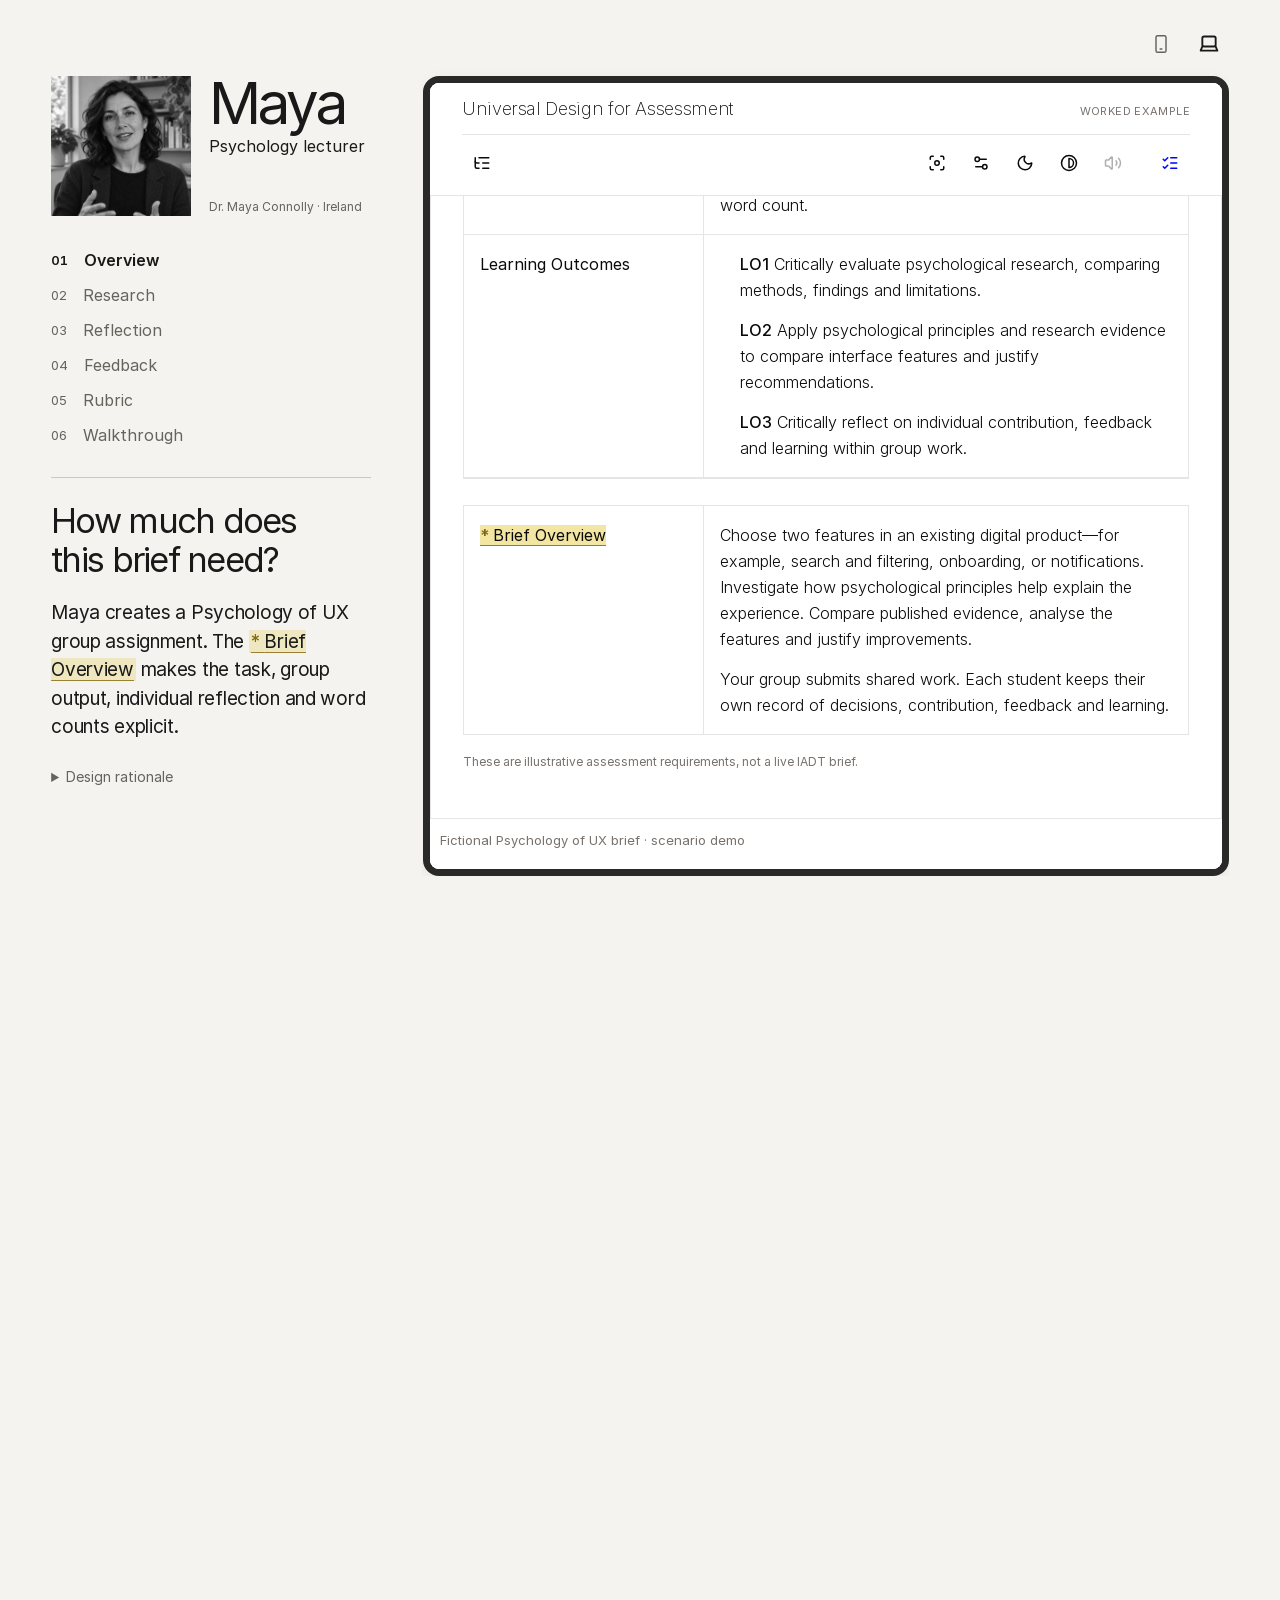
<file: maya-case.html>
<!doctype html><html lang="en" class="case-story"><head><script src="theme-init.js"></script><meta charset="utf-8"><meta name="viewport" content="width=device-width,initial-scale=1"><meta name="robots" content="noindex"><title>Maya’s case study — Finding Clarity</title><link rel="stylesheet" href="brief-source.css"><link rel="stylesheet" href="sam.css"><link rel="stylesheet" href="menu.css"></head><body class="laptop-view person-maya embedded-case" data-person="maya"><a class="skip" href="#sam-start">Skip to the example</a><header class="top" hidden="hidden"><a class="logo" href="#top">FINDING<br><span class="logo-clarity">CLARITY.</span></a><span class="mid">AN INTERACTIVE ASSESSMENT STUDY / IADT</span><nav class="experience-controls" aria-label="Reading options"><button type="button" id="prefs-open" aria-haspopup="dialog" aria-controls="prefs">Menu</button><button type="button" id="theme-toggle" class="theme-toggle" aria-label="Switch to dark mode" aria-pressed="false"><span class="theme-icon" aria-hidden="true"></span></button></nav></header><p class="demo-notice" hidden="hidden">Scenario demo · only the features used in these stories are active. <a href="https://building-better-briefs.pages.dev" target="_blank" rel="noopener noreferrer">Explore the full Building Better Briefs OER ↗</a></p><dialog id="prefs" class="prefs staggered-menu" aria-labelledby="prefs-title"><button type="button" id="prefs-close" class="menu-close" aria-label="Close menu">Close</button><div class="menu-sheet"><div class="menu-heading"><h2 id="prefs-title">Explore Finding Clarity</h2></div><div class="menu-reading-choice"><p>This example uses normal scrolling. The brief’s own controls change its reading presentation.</p><a class="stagger-item" href="https://building-better-briefs.pages.dev" target="_blank" rel="noopener noreferrer">Explore the full OER ↗</a><p class="menu-reading-note">Building Better Briefs: the complete open educational resource.</p></div><nav class="chapter-menu" aria-label="Page navigation"><a class="stagger-item" href="#sam-start"><span class="menu-number">01</span><span>Maya’s experience</span></a><a class="stagger-item" href="#brief-top"><span class="menu-number">02</span><span>Read the brief</span></a><a class="stagger-item" href="index.html"><span class="menu-number">03</span><span>The visual story ↗</span></a><a class="stagger-item" href="index.html#sam"><span class="menu-number">04</span><span>Sam · student</span></a></nav><div class="menu-preferences"><h3>Accessibility settings</h3><label class="stagger-item"><span>Pause motion<small>Stop effects and use normal scrolling.</small></span><input type="checkbox" id="reduce"></label><label class="stagger-item"><span>High contrast<small>Hide background text and strengthen contrast.</small></span><input type="checkbox" id="contrast"></label><label class="stagger-item"><span>Larger text<small>Increase supporting text.</small></span><input type="checkbox" id="large"></label><input type="checkbox" id="dark" hidden></div></div></dialog><main id="sam-start" tabindex="-1" aria-label="Maya’s case study"><div class="sam-layout"><aside class="sam-panel" aria-labelledby="sam-name"><div class="sam-identity"><div class="maya-photo"><img src="assets/maya-portrait.webp" alt="Portrait of Dr. Maya Connolly, the fictional lecturer in this case study"></div><div class="sam-name-block"><h1 id="sam-name">Maya</h1><p>Psychology lecturer</p><span>Dr. Maya Connolly · Ireland</span></div></div><nav class="chapter-index" aria-label="Maya’s story chapters"></nav><div class="sam-context" aria-live="polite" aria-atomic="true"><h2 id="context-question">How strong is my evidence?</h2><p id="context-story">Maya reviews the rubric before submitting. She compares the descriptions with the evidence in her work.</p></div><nav class="story-navigation" aria-label="Story chapters"></nav><details class="context-evidence"><summary>Design rationale</summary><p id="context-evidence-text"></p><a id="context-source" href="https://www.w3.org/WAI/WCAG2/supplemental/patterns/o2p03-page-structure/" target="_blank" rel="noopener noreferrer">Research source ↗</a></details></aside><div class="sam-document" id="brief-top"><div class="device-caption"><div role="group" aria-label="Brief display"><button type="button" data-device="phone" aria-pressed="true" aria-label="Show phone view" title="Phone view"><svg xmlns="http://www.w3.org/2000/svg" width="20" height="20" viewbox="0 0 24 24" fill="none" stroke="currentColor" stroke-width="1.75" stroke-linecap="round" stroke-linejoin="round" aria-hidden="true"><rect x="6" y="2" width="12" height="20" rx="2"></rect><path d="M11 18h2"></path></svg></button><button type="button" data-device="laptop" aria-pressed="false" aria-label="Show laptop view" title="Laptop view"><svg xmlns="http://www.w3.org/2000/svg" width="20" height="20" viewbox="0 0 24 24" fill="none" stroke="currentColor" stroke-width="1.75" stroke-linecap="round" stroke-linejoin="round" aria-hidden="true"><rect x="4" y="3" width="16" height="12" rx="2"></rect><path d="M4 15l-2 5h20l-2-5"></path></svg></button></div></div><div class="phone-surface"><iframe src="maya-brief.html" id="sam-frame" title="Maya’s Psychology of UX example brief" scrolling="yes"></iframe></div></div></div></main><script src="preferences.js"></script><script src="sam.js"></script><script src="case-pan.js"></script></body></html>
</file>
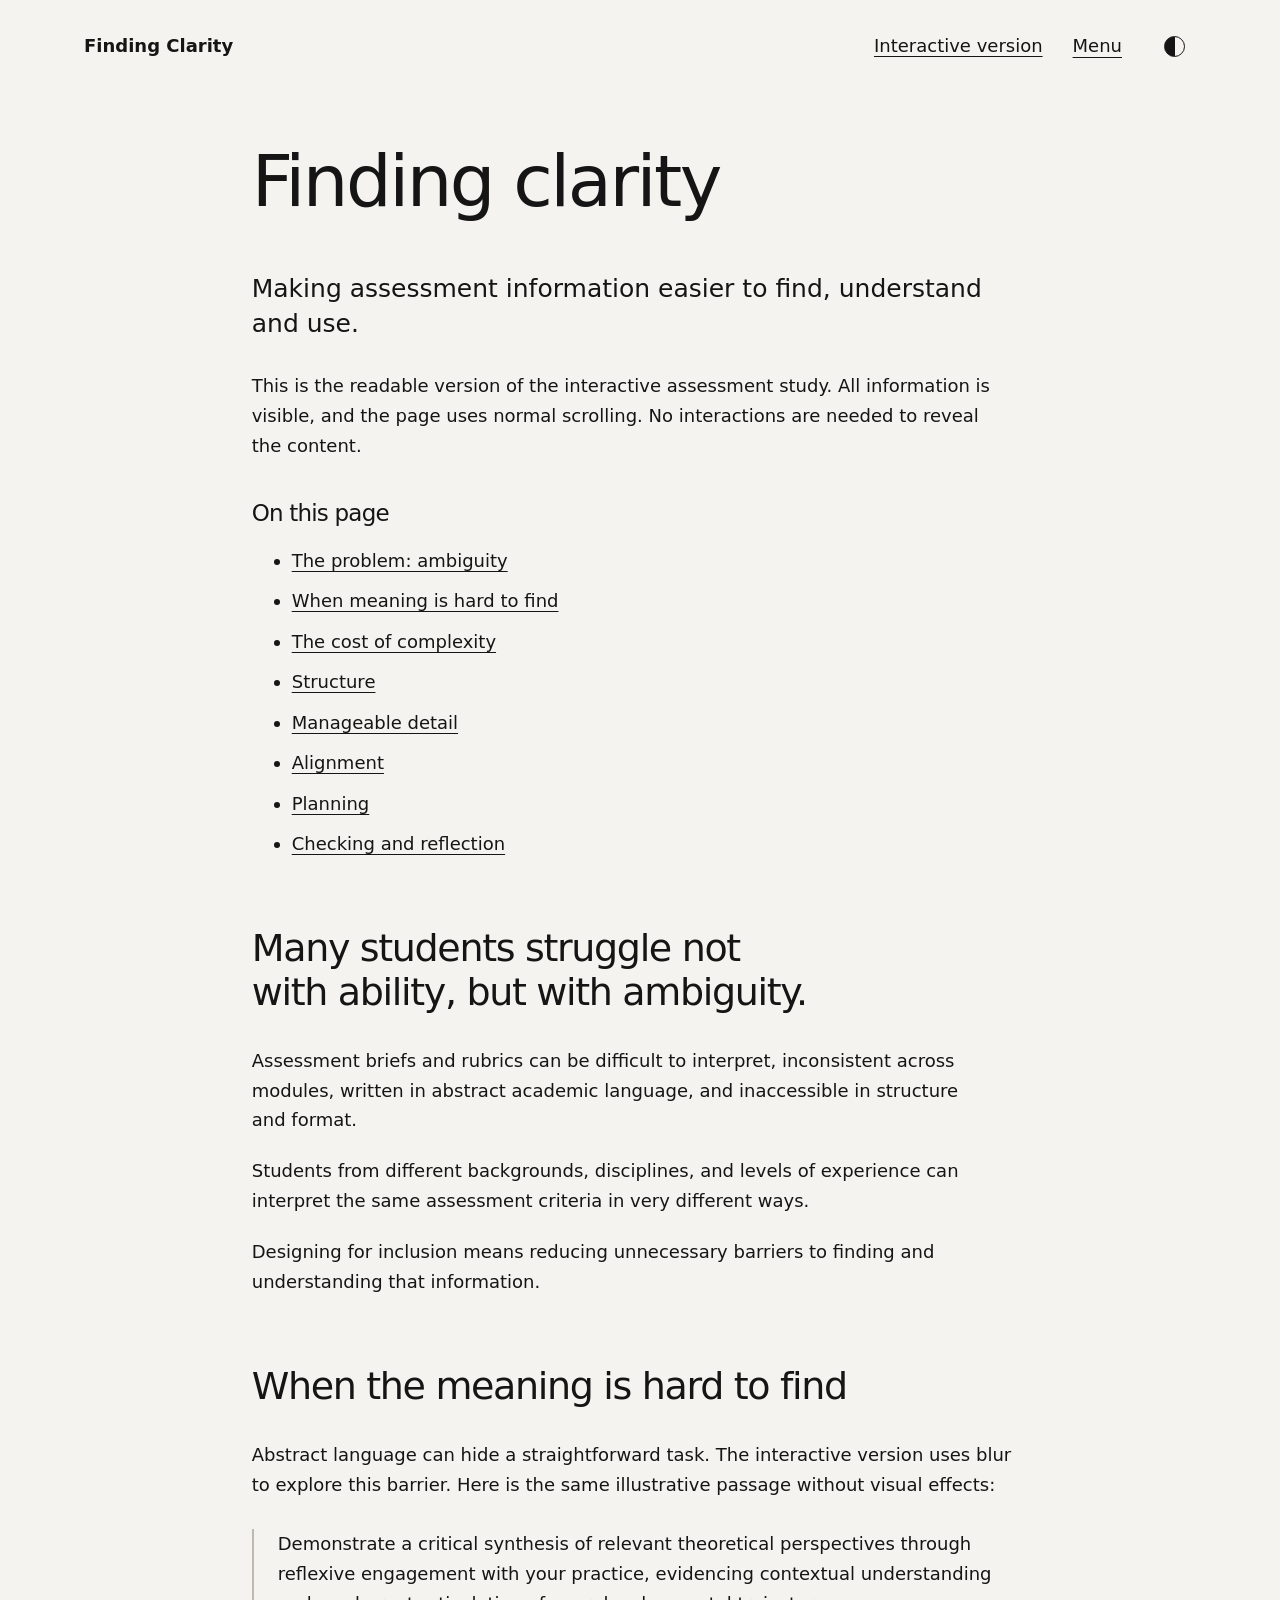
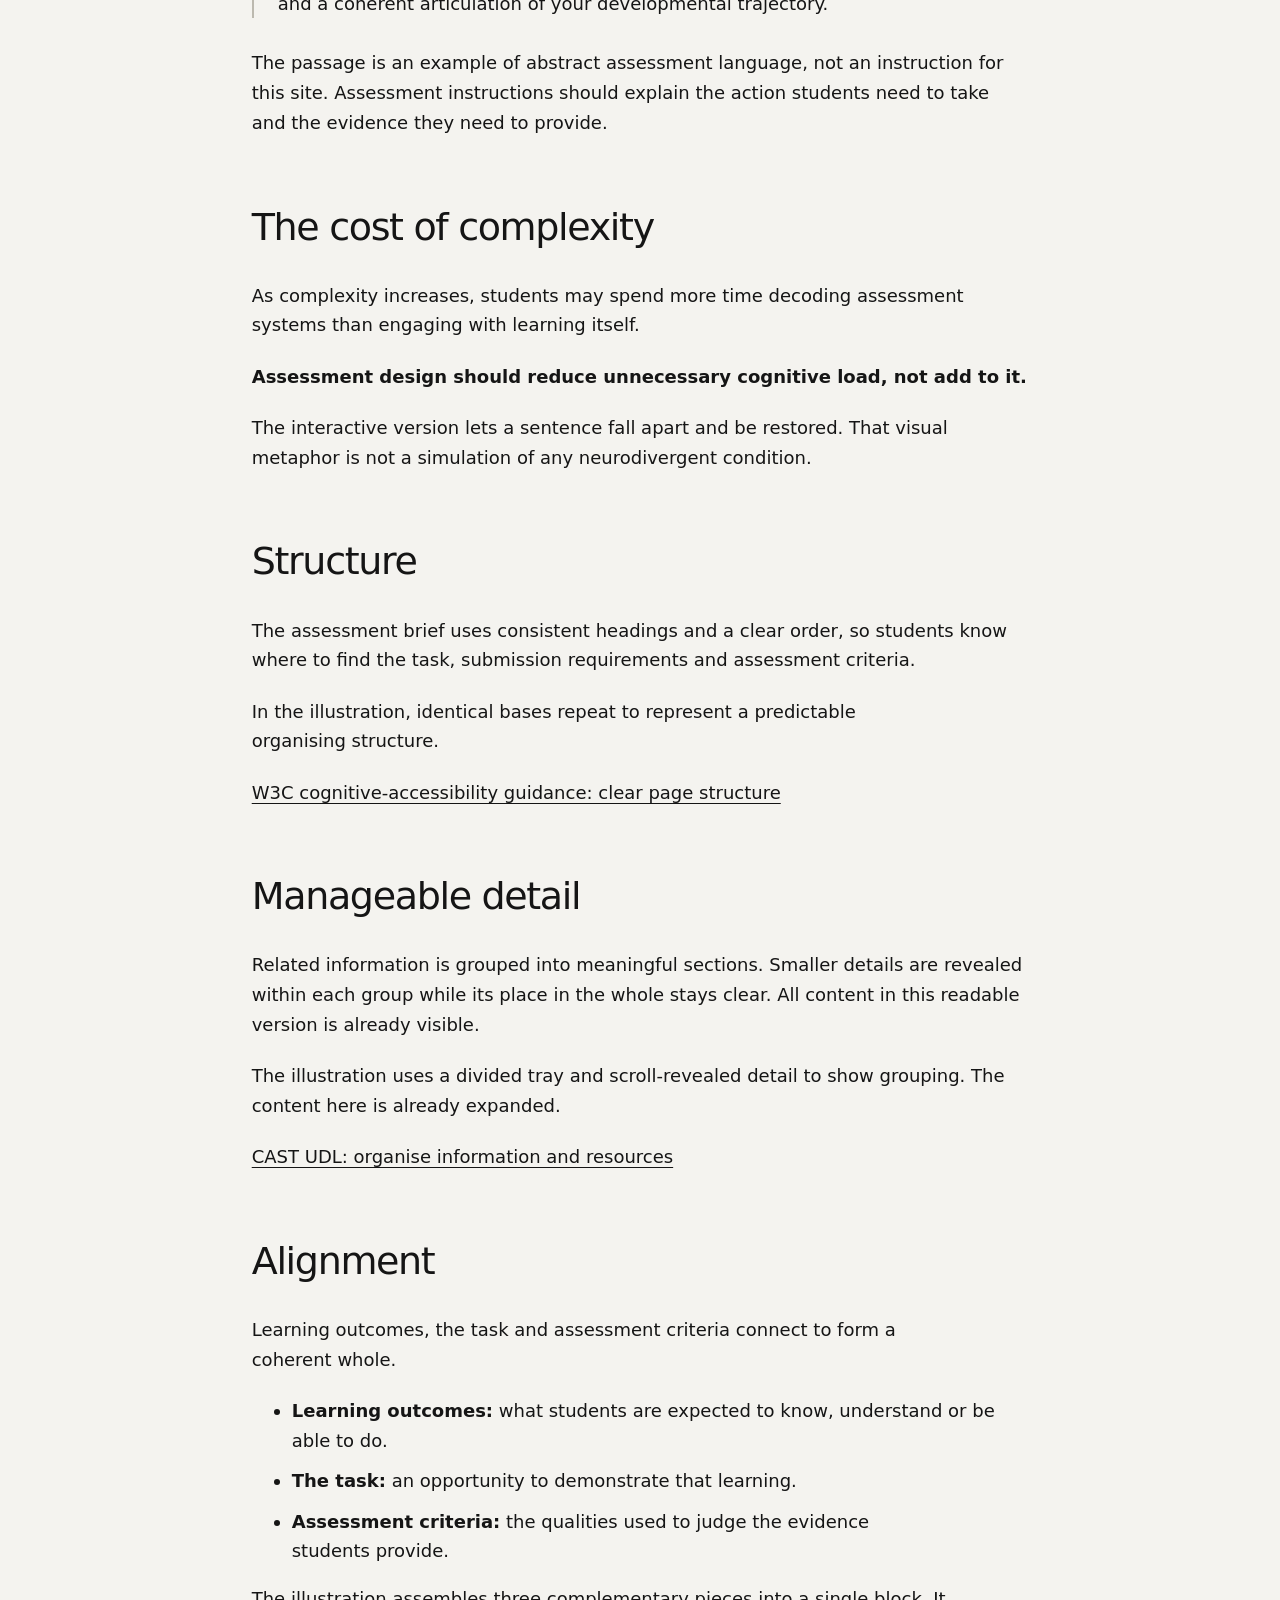
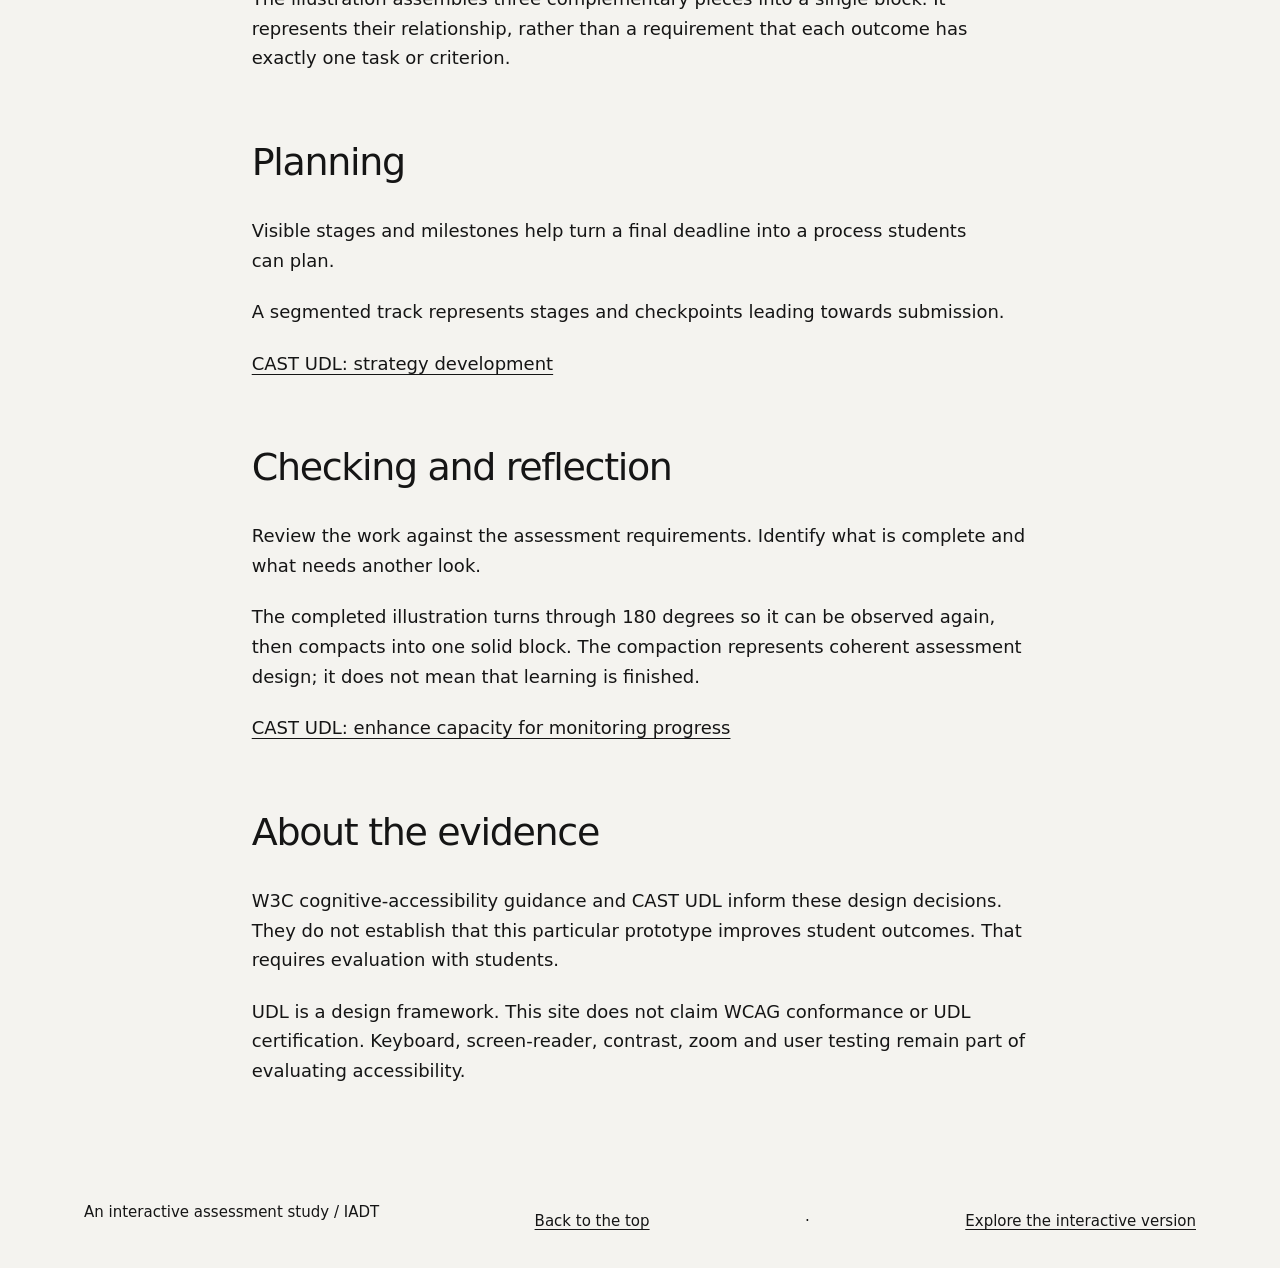
<file: readable.html>
<!doctype html><html lang="en"><head><script src="theme-init.js"></script><meta charset="utf-8"><meta name="viewport" content="width=device-width,initial-scale=1"><meta name="color-scheme" content="light dark"><title>Finding Clarity — Readable version</title><meta name="description" content="The complete assessment design story with normal scrolling and no visual effects."><link rel="stylesheet" href="readable.css"><link rel="stylesheet" href="menu.css"></head><body class="readable-page"><a class="skip" href="#main">Skip to content</a><header><a class="brand" href="readable.html">Finding Clarity</a><nav aria-label="Page options"><a href="index.html">Interactive version</a><button type="button" id="prefs-open" aria-haspopup="dialog" aria-controls="prefs">Menu</button><button type="button" id="theme-toggle" class="theme-toggle" aria-label="Switch to dark mode" aria-pressed="false"><span class="theme-icon" aria-hidden="true"></span></button></nav></header><dialog id="prefs" class="prefs staggered-menu" aria-labelledby="prefs-title"><button type="button" id="prefs-close" class="menu-close" aria-label="Close menu">Close</button><div class="menu-sheet"><div class="menu-heading"><h2 id="prefs-title">Explore Finding Clarity</h2></div><div class="menu-reading-choice"><p>You are reading without animation, pinned sections or interaction gates.</p><a class="stagger-item" href="index.html">Explore the interactive version ↗</a></div><nav class="chapter-menu" aria-label="Site chapters"><a class="stagger-item" href="#problem"><span class="menu-number">01</span><span>The problem</span></a><a class="stagger-item" href="#language"><span class="menu-number">02</span><span>Finding meaning</span></a><a class="stagger-item" href="#complexity"><span class="menu-number">03</span><span>Complexity</span></a><a class="stagger-item" href="#structure"><span class="menu-number">04</span><span>Assessment structure</span></a><a class="stagger-item" href="#planning"><span class="menu-number">05</span><span>Planning and reflection</span></a></nav><div class="menu-preferences"><h3>Accessibility settings</h3><label class="stagger-item"><span>Pause motion<small>Stop effects and use normal scrolling.</small></span><input type="checkbox" id="reduce"></label><label class="stagger-item"><span>High contrast<small>Hide background text and strengthen contrast.</small></span><input type="checkbox" id="contrast"></label><label class="stagger-item"><span>Larger text<small>Increase supporting text.</small></span><input type="checkbox" id="large"></label><input type="checkbox" id="dark" hidden></div></div></dialog><main id="main"><h1>Finding clarity</h1><p class="lead">Making assessment information easier to find, understand and use.</p><p>This is the readable version of the interactive assessment study. All information is visible, and the page uses normal scrolling. No interactions are needed to reveal the content.</p>
<nav aria-label="On this page"><h2>On this page</h2><ul><li><a href="#problem">The problem: ambiguity</a></li><li><a href="#language">When meaning is hard to find</a></li><li><a href="#complexity">The cost of complexity</a></li><li><a href="#structure">Structure</a></li><li><a href="#detail">Manageable detail</a></li><li><a href="#alignment">Alignment</a></li><li><a href="#planning">Planning</a></li><li><a href="#reflection">Checking and reflection</a></li></ul></nav>
<section id="problem"><h2>Many students struggle not with ability, but with ambiguity.</h2><p>Assessment briefs and rubrics can be difficult to interpret, inconsistent across modules, written in abstract academic language, and inaccessible in structure and format.</p><p>Students from different backgrounds, disciplines, and levels of experience can interpret the same assessment criteria in very different ways.</p><p>Designing for inclusion means reducing unnecessary barriers to finding and understanding that information.</p></section>
<section id="language"><h2>When the meaning is hard to find</h2><p>Abstract language can hide a straightforward task. The interactive version uses blur to explore this barrier. Here is the same illustrative passage without visual effects:</p><blockquote><p>Demonstrate a critical synthesis of relevant theoretical perspectives through reflexive engagement with your practice, evidencing contextual understanding and a coherent articulation of your developmental trajectory.</p></blockquote><p>The passage is an example of abstract assessment language, not an instruction for this site. Assessment instructions should explain the action students need to take and the evidence they need to provide.</p></section>
<section id="complexity"><h2>The cost of complexity</h2><p>As complexity increases, students may spend more time decoding assessment systems than engaging with learning itself.</p><p><strong>Assessment design should reduce unnecessary cognitive load, not add to it.</strong></p><p>The interactive version lets a sentence fall apart and be restored. That visual metaphor is not a simulation of any neurodivergent condition.</p></section>
<section id="structure"><h2>Structure</h2><p>The assessment brief uses consistent headings and a clear order, so students know where to find the task, submission requirements and assessment criteria.</p><p>In the illustration, identical bases repeat to represent a predictable organising structure.</p><p><a href="https://www.w3.org/WAI/WCAG2/supplemental/patterns/o2p03-page-structure/" target="_blank" rel="noopener noreferrer">W3C cognitive-accessibility guidance: clear page structure</a></p></section>
<section id="detail"><h2>Manageable detail</h2><p>Related information is grouped into meaningful sections. Smaller details are revealed within each group while its place in the whole stays clear. All content in this readable version is already visible.</p><p>The illustration uses a divided tray and scroll-revealed detail to show grouping. The content here is already expanded.</p><p><a href="https://udlguidelines.cast.org/action-expression/strategy-development/organize-information/" target="_blank" rel="noopener noreferrer">CAST UDL: organise information and resources</a></p></section>
<section id="alignment"><h2>Alignment</h2><p>Learning outcomes, the task and assessment criteria connect to form a coherent whole.</p><ul><li><strong>Learning outcomes:</strong> what students are expected to know, understand or be able to do.</li><li><strong>The task:</strong> an opportunity to demonstrate that learning.</li><li><strong>Assessment criteria:</strong> the qualities used to judge the evidence students provide.</li></ul><p>The illustration assembles three complementary pieces into a single block. It represents their relationship, rather than a requirement that each outcome has exactly one task or criterion.</p></section>
<section id="planning"><h2>Planning</h2><p>Visible stages and milestones help turn a final deadline into a process students can plan.</p><p>A segmented track represents stages and checkpoints leading towards submission.</p><p><a href="https://udlguidelines.cast.org/action-expression/strategy-development/" target="_blank" rel="noopener noreferrer">CAST UDL: strategy development</a></p></section>
<section id="reflection"><h2>Checking and reflection</h2><p>Review the work against the assessment requirements. Identify what is complete and what needs another look.</p><p>The completed illustration turns through 180 degrees so it can be observed again, then compacts into one solid block. The compaction represents coherent assessment design; it does not mean that learning is finished.</p><p><a href="https://udlguidelines.cast.org/action-expression/strategy-development/monitor-progress/" target="_blank" rel="noopener noreferrer">CAST UDL: enhance capacity for monitoring progress</a></p></section>
<section><h2>About the evidence</h2><p>W3C cognitive-accessibility guidance and CAST UDL inform these design decisions. They do not establish that this particular prototype improves student outcomes. That requires evaluation with students.</p><p>UDL is a design framework. This site does not claim WCAG conformance or UDL certification. Keyboard, screen-reader, contrast, zoom and user testing remain part of evaluating accessibility.</p></section></main><footer><p>An interactive assessment study / IADT</p><a href="#main">Back to the top</a> · <a href="index.html">Explore the interactive version</a></footer><a class="back-to-top" href="#main" aria-label="Back to top"><svg viewBox="0 0 24 24" width="24" height="24" fill="none" stroke="currentColor" stroke-width="1.5" aria-hidden="true"><path d="M12 20V4M5 11l7-7 7 7"/></svg></a><script src="preferences.js"></script></body></html>
</file>
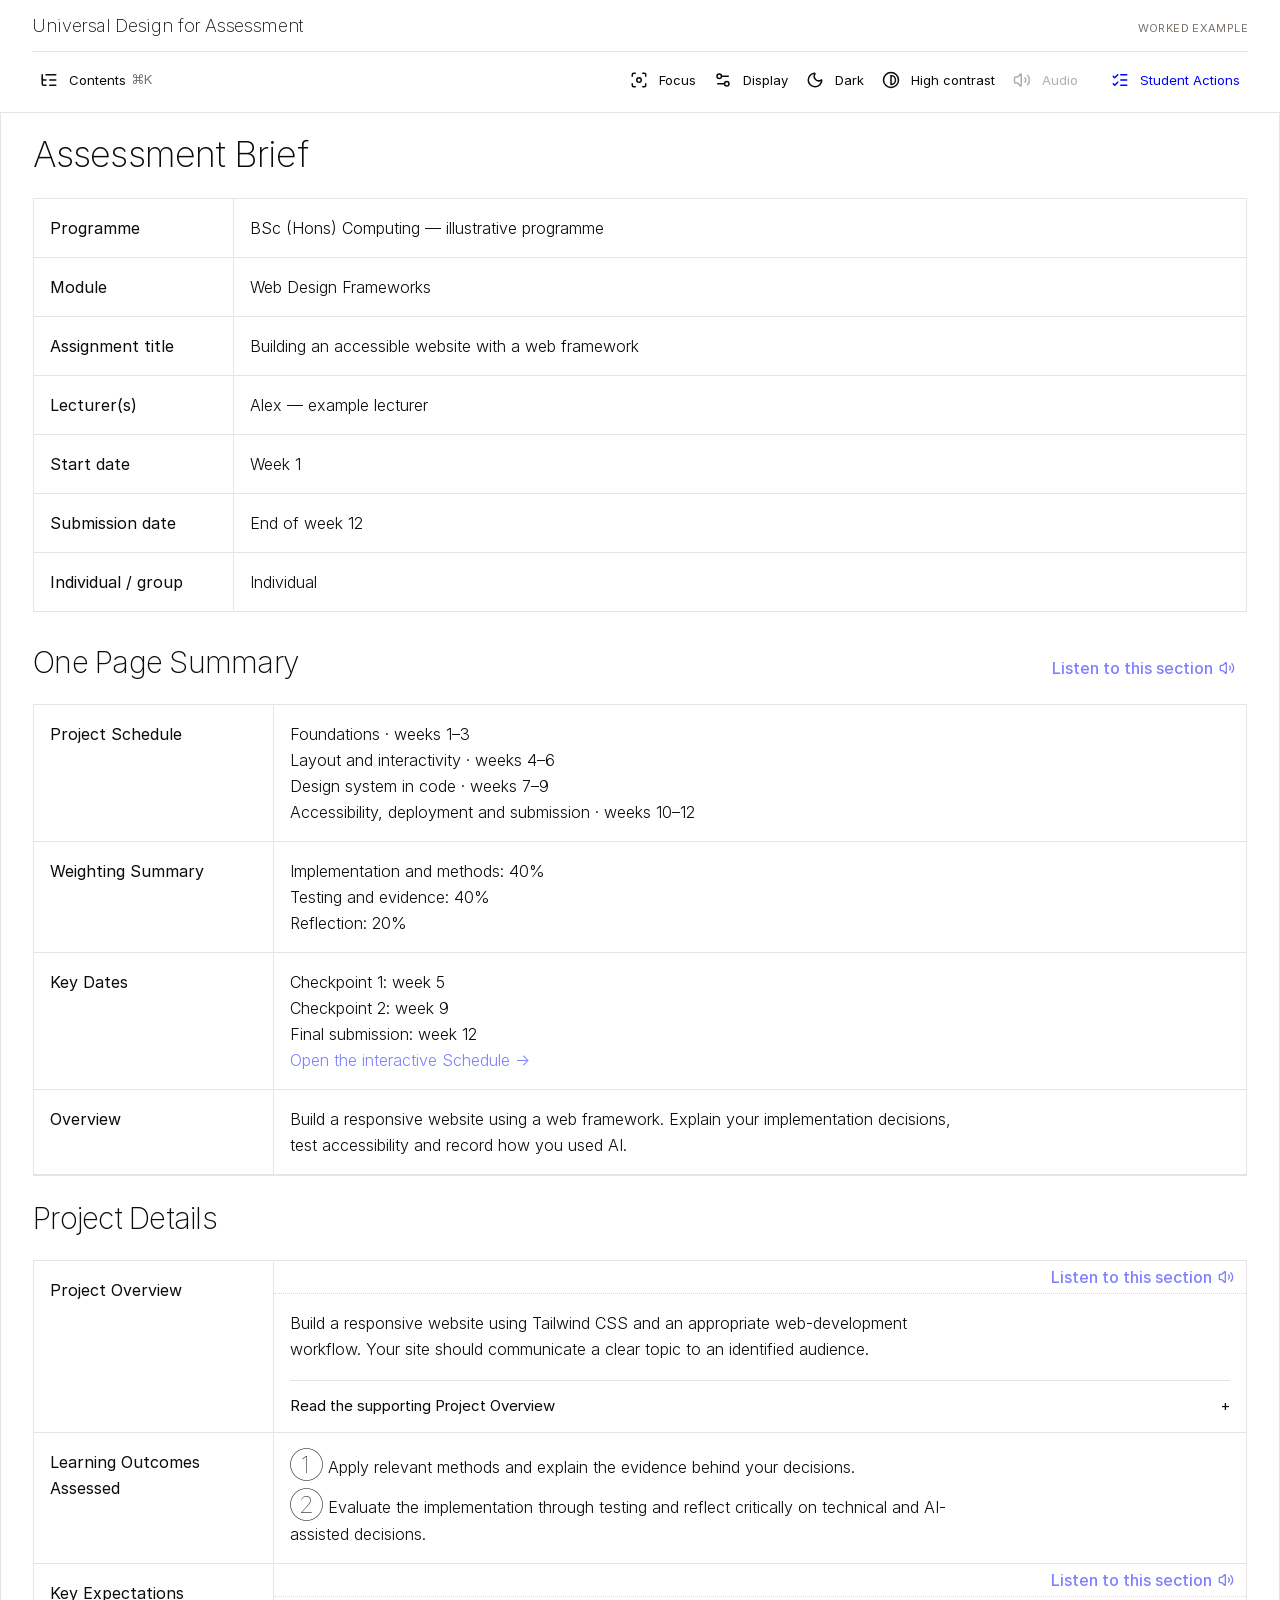
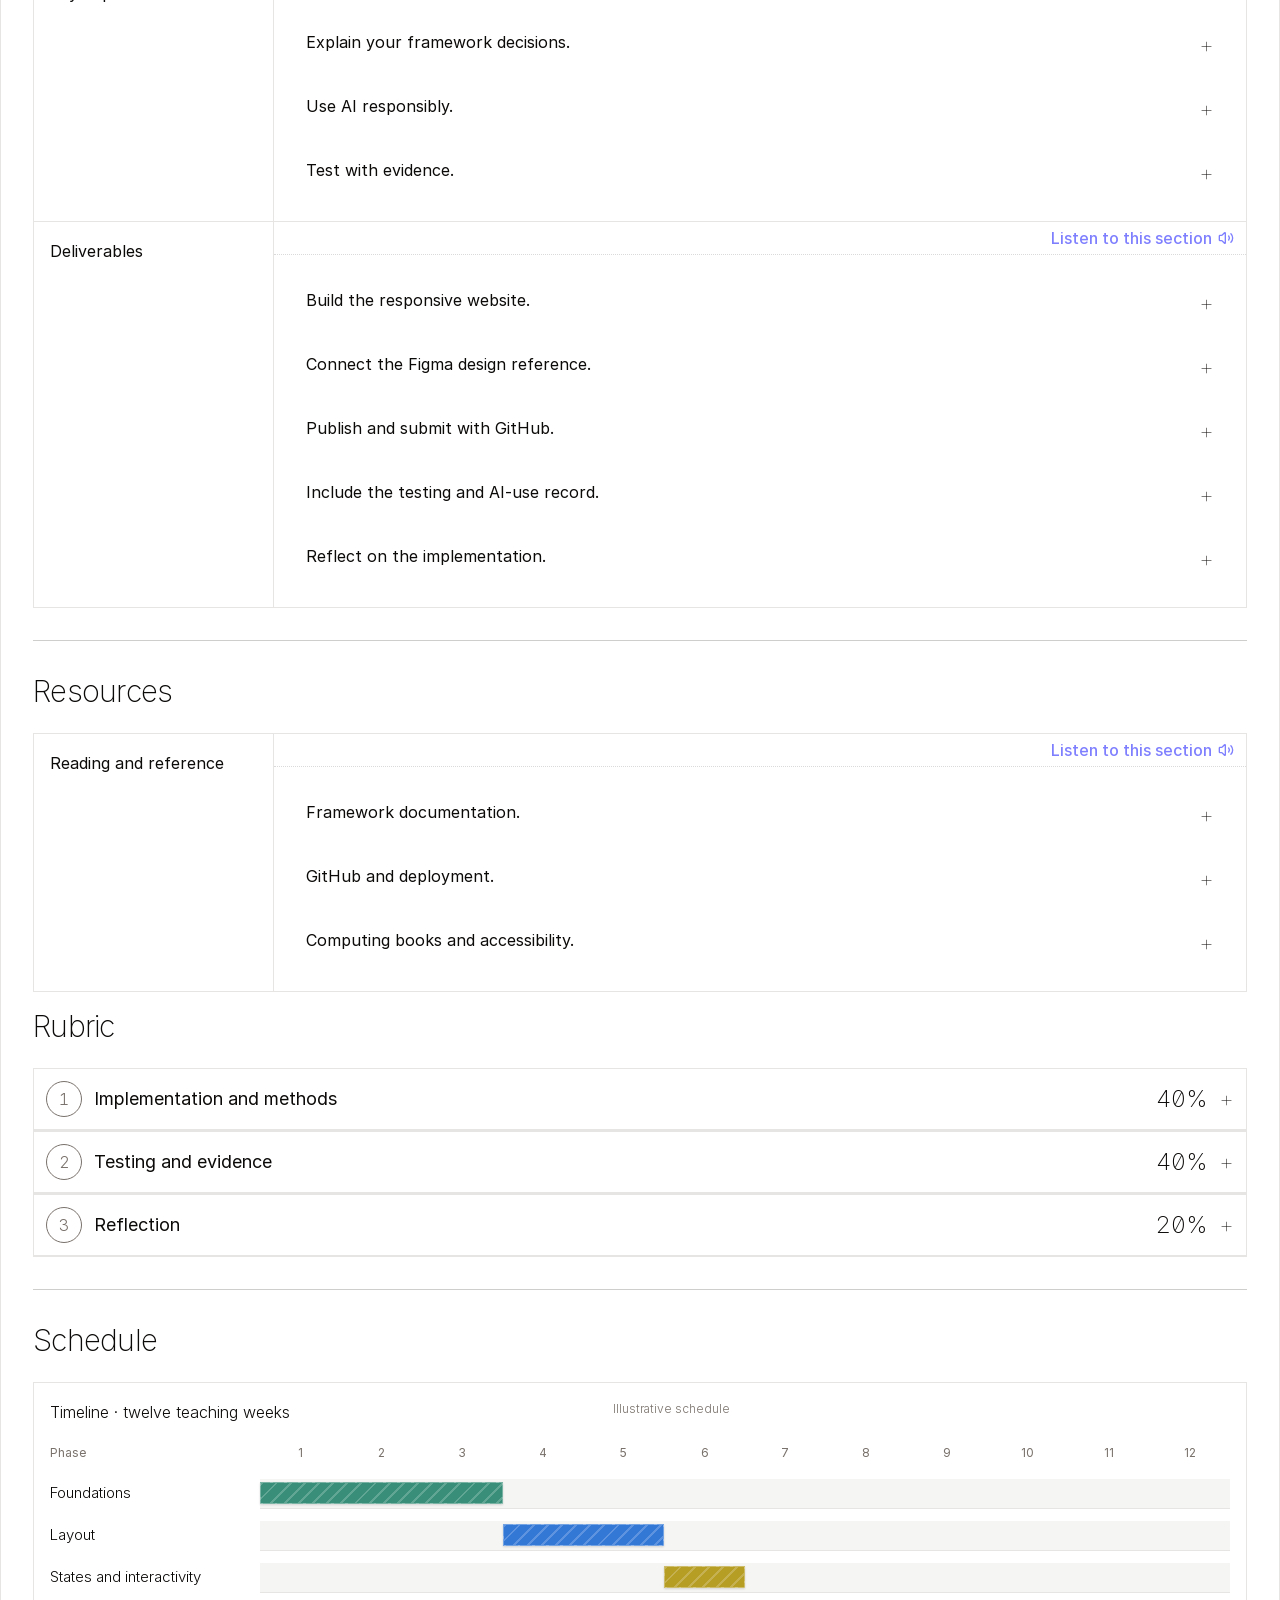
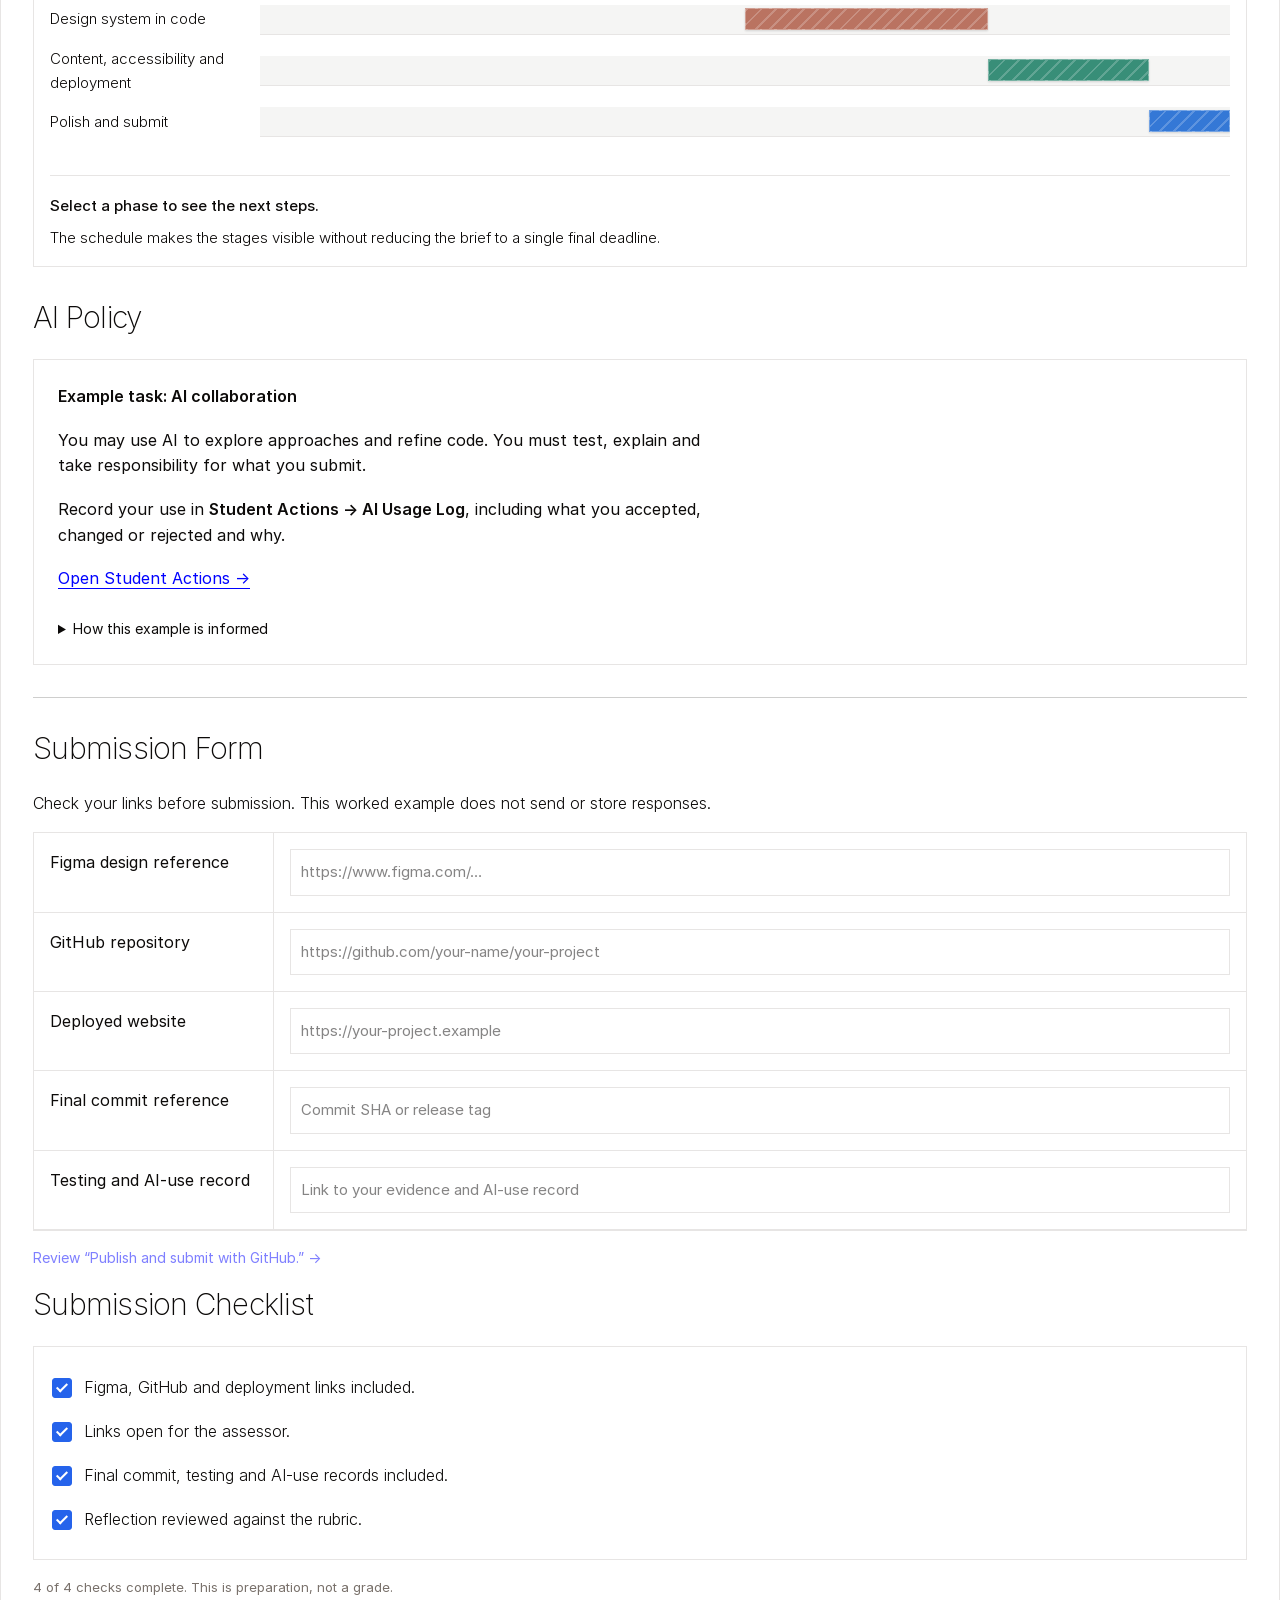
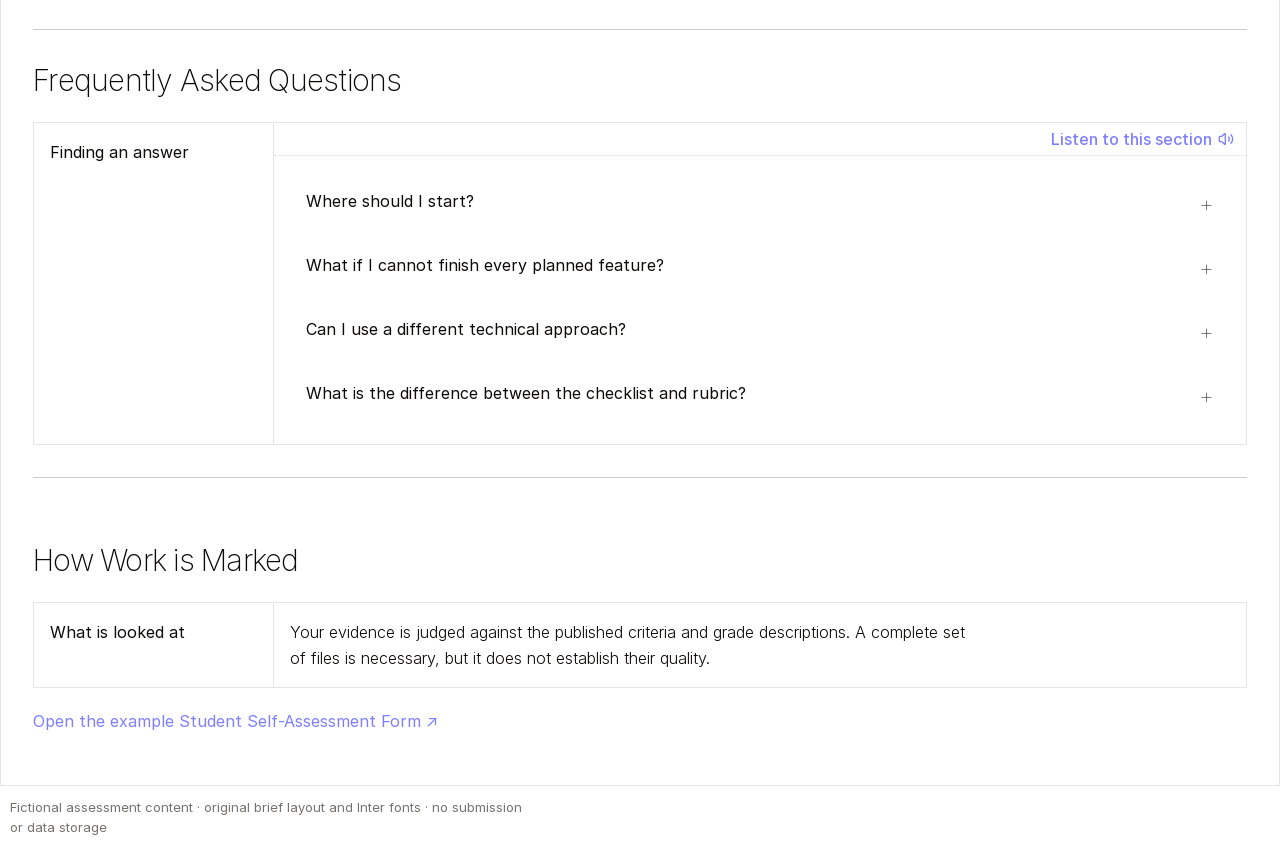
<file: sam-brief.html>
<!doctype html><html lang="en"><head><script src="theme-init.js"></script><meta charset="utf-8"><meta name="viewport" content="width=device-width,initial-scale=1"><title>Sam’s example brief — full reading view</title><link rel="stylesheet" href="brief-source.css"><link rel="stylesheet" href="brief-demo.css"><link rel="stylesheet" href="sam-brief.css"></head><body class="font-sans antialiased" data-continuous="true" data-authored="true"><div id="sam-fixed-header"><div class="sam-brief-masthead"><span>Universal Design for Assessment</span><small>Worked example</small></div><div class="demo-toolbar"><div class="flex shrink-0 items-center w-full justify-between gap-2 max-sm:gap-0.5" role="toolbar" aria-label="Viewer options"><div role="group" aria-label="Navigation" class="flex items-center gap-2 max-sm:gap-0.5"><button data-slot="popover-trigger" data-variant="ghost" data-size="sm" class="inline-flex items-center justify-center whitespace-nowrap text-sm transition-all duration-200 disabled:pointer-events-none disabled:opacity-50 [&amp;_svg]:pointer-events-none [&amp;_svg:not([class*='size-'])]:size-4 shrink-0 [&amp;_svg]:shrink-0 outline-none border-none focus:outline-2 focus:outline-brand focus:outline-offset-2 active:scale-[0.99] hover:bg-accent hover:text-accent-foreground hover:-translate-y-0.5 dark:hover:bg-accent/50 h-8 px-3 has-[&gt;svg]:px-2.5 font-normal cursor-pointer gap-1.5 pr-2 max-sm:gap-0 max-sm:px-1.5 max-sm:h-8 max-sm:min-w-8" type="button" aria-expanded="false" aria-label="Open table of contents (⌘K)" data-control="contents"><svg xmlns="http://www.w3.org/2000/svg" width="24" height="24" viewbox="0 0 24 24" fill="none" stroke="currentColor" stroke-width="2" stroke-linecap="round" stroke-linejoin="round" class="lucide lucide-list-tree h-4 w-4 shrink-0 sm:mr-1.5" aria-hidden="true"><path d="M8 5h13"></path><path d="M13 12h8"></path><path d="M13 19h8"></path><path d="M3 10a2 2 0 0 0 2 2h3"></path><path d="M3 5v12a2 2 0 0 0 2 2h3"></path></svg><span class="hidden sm:inline">Contents</span><span data-slot="command-shortcut" class="ml-auto text-xs tracking-widest text-muted-foreground viewer-toolbar-kbd hidden sm:inline-flex">⌘K</span></button></div><div role="group" aria-label="Accessibility" class="flex items-center gap-2 max-sm:gap-0.5 min-w-0 shrink justify-end"><button data-slot="button" data-variant="ghost" data-size="sm" class="inline-flex items-center justify-center whitespace-nowrap text-sm transition-all duration-200 disabled:pointer-events-none disabled:opacity-50 [&amp;_svg]:pointer-events-none [&amp;_svg:not([class*='size-'])]:size-4 shrink-0 [&amp;_svg]:shrink-0 outline-none border-none focus:outline-2 focus:outline-brand focus:outline-offset-2 active:scale-[0.99] hover:bg-accent hover:text-accent-foreground hover:-translate-y-0.5 dark:hover:bg-accent/50 h-8 gap-1.5 px-3 has-[&gt;svg]:px-2.5 font-normal cursor-pointer max-sm:h-8 max-sm:min-w-8 max-sm:px-1.5" type="button" aria-pressed="false" aria-label="Focus mode" data-control="focus"><svg xmlns="http://www.w3.org/2000/svg" width="24" height="24" viewbox="0 0 24 24" fill="none" stroke="currentColor" stroke-width="2" stroke-linecap="round" stroke-linejoin="round" class="lucide lucide-focus h-4 w-4 shrink-0 sm:mr-1.5" aria-hidden="true"><circle cx="12" cy="12" r="3"></circle><path d="M3 7V5a2 2 0 0 1 2-2h2"></path><path d="M17 3h2a2 2 0 0 1 2 2v2"></path><path d="M21 17v2a2 2 0 0 1-2 2h-2"></path><path d="M7 21H5a2 2 0 0 1-2-2v-2"></path></svg><span class="hidden sm:inline">Focus</span></button><button data-slot="dropdown-menu-trigger" data-variant="ghost" data-size="sm" class="inline-flex items-center justify-center whitespace-nowrap text-sm transition-all duration-200 disabled:pointer-events-none disabled:opacity-50 [&amp;_svg]:pointer-events-none [&amp;_svg:not([class*='size-'])]:size-4 shrink-0 [&amp;_svg]:shrink-0 outline-none border-none focus:outline-2 focus:outline-brand focus:outline-offset-2 active:scale-[0.99] hover:bg-accent hover:text-accent-foreground hover:-translate-y-0.5 dark:hover:bg-accent/50 h-8 gap-1.5 px-3 has-[&gt;svg]:px-2.5 font-normal cursor-pointer max-sm:h-8 max-sm:min-w-8 max-sm:px-1.5" type="button" aria-label="Display settings" aria-expanded="false" data-control="display"><svg xmlns="http://www.w3.org/2000/svg" width="24" height="24" viewbox="0 0 24 24" fill="none" stroke="currentColor" stroke-width="2" stroke-linecap="round" stroke-linejoin="round" class="lucide lucide-settings2 lucide-settings-2 h-4 w-4 shrink-0 sm:mr-1.5" aria-hidden="true"><path d="M14 17H5"></path><path d="M19 7h-9"></path><circle cx="17" cy="17" r="3"></circle><circle cx="7" cy="7" r="3"></circle></svg><span class="hidden sm:inline">Display</span></button><button data-slot="button" data-variant="ghost" data-size="sm" class="inline-flex items-center justify-center whitespace-nowrap text-sm transition-all duration-200 disabled:pointer-events-none disabled:opacity-50 [&amp;_svg]:pointer-events-none [&amp;_svg:not([class*='size-'])]:size-4 shrink-0 [&amp;_svg]:shrink-0 outline-none border-none focus:outline-2 focus:outline-brand focus:outline-offset-2 active:scale-[0.99] hover:bg-accent hover:text-accent-foreground hover:-translate-y-0.5 dark:hover:bg-accent/50 h-8 gap-1.5 px-3 has-[&gt;svg]:px-2.5 font-normal cursor-pointer max-sm:h-8 max-sm:min-w-8 max-sm:px-1.5" type="button" aria-pressed="false" aria-label="Switch to dark mode" data-control="dark"><svg xmlns="http://www.w3.org/2000/svg" width="24" height="24" viewbox="0 0 24 24" fill="none" stroke="currentColor" stroke-width="2" stroke-linecap="round" stroke-linejoin="round" class="lucide lucide-moon h-4 w-4 shrink-0 sm:mr-1.5" aria-hidden="true"><path d="M20.985 12.486a9 9 0 1 1-9.473-9.472c.405-.022.617.46.402.803a6 6 0 0 0 8.268 8.268c.344-.215.825-.004.803.401"></path></svg><span class="hidden sm:inline">Dark</span></button><button data-slot="button" data-variant="ghost" data-size="sm" class="inline-flex items-center justify-center whitespace-nowrap text-sm transition-all duration-200 disabled:pointer-events-none disabled:opacity-50 [&amp;_svg]:pointer-events-none [&amp;_svg:not([class*='size-'])]:size-4 shrink-0 [&amp;_svg]:shrink-0 outline-none border-none focus:outline-2 focus:outline-brand focus:outline-offset-2 active:scale-[0.99] hover:bg-accent hover:text-accent-foreground hover:-translate-y-0.5 dark:hover:bg-accent/50 h-8 gap-1.5 px-3 has-[&gt;svg]:px-2.5 font-normal cursor-pointer max-sm:h-8 max-sm:min-w-8 max-sm:px-1.5" type="button" aria-pressed="false" aria-label="Enable high contrast" data-control="contrast"><svg xmlns="http://www.w3.org/2000/svg" width="24" height="24" viewbox="0 0 24 24" fill="none" stroke="currentColor" stroke-width="2" stroke-linecap="round" stroke-linejoin="round" class="lucide lucide-contrast h-4 w-4 shrink-0 sm:mr-1.5" aria-hidden="true"><circle cx="12" cy="12" r="10"></circle><path d="M12 18a6 6 0 0 0 0-12v12z"></path></svg><span class="hidden sm:inline">High contrast</span></button><div class="flex shrink-0 items-center gap-2 max-sm:gap-0.5"><button data-slot="dropdown-menu-trigger" data-variant="ghost" data-size="sm" class="inline-flex items-center justify-center whitespace-nowrap text-sm transition-all duration-200 disabled:pointer-events-none disabled:opacity-50 [&amp;_svg]:pointer-events-none [&amp;_svg:not([class*='size-'])]:size-4 shrink-0 [&amp;_svg]:shrink-0 outline-none border-none focus:outline-2 focus:outline-brand focus:outline-offset-2 active:scale-[0.99] hover:bg-accent hover:text-accent-foreground hover:-translate-y-0.5 dark:hover:bg-accent/50 h-8 gap-1.5 px-3 has-[&gt;svg]:px-2.5 font-normal cursor-pointer max-sm:h-8 max-sm:min-w-8 max-sm:px-1.5" type="button" aria-label="Audio settings" aria-expanded="false" data-control="audio"><svg xmlns="http://www.w3.org/2000/svg" width="24" height="24" viewbox="0 0 24 24" fill="none" stroke="currentColor" stroke-width="2" stroke-linecap="round" stroke-linejoin="round" class="lucide lucide-volume2 lucide-volume-2 h-4 w-4 shrink-0 sm:mr-1.5" aria-hidden="true"><path d="M11 4.702a.705.705 0 0 0-1.203-.498L6.413 7.587A1.4 1.4 0 0 1 5.416 8H3a1 1 0 0 0-1 1v6a1 1 0 0 0 1 1h2.416a1.4 1.4 0 0 1 .997.413l3.383 3.384A.705.705 0 0 0 11 19.298z"></path><path d="M16 9a5 5 0 0 1 0 6"></path><path d="M19.364 18.364a9 9 0 0 0 0-12.728"></path></svg><span class="hidden sm:inline">Audio</span></button><div data-orientation="vertical" role="none" data-slot="separator" class="data-[orientation=horizontal]:h-px data-[orientation=horizontal]:w-full data-[orientation=vertical]:h-full data-[orientation=vertical]:w-px shrink-0 bg-border my-0 h-8 w-px"></div><button data-slot="dropdown-menu-trigger" data-variant="ghost" data-size="sm" class="inline-flex items-center justify-center whitespace-nowrap text-sm transition-all duration-200 disabled:pointer-events-none disabled:opacity-50 [&amp;_svg]:pointer-events-none [&amp;_svg:not([class*='size-'])]:size-4 shrink-0 [&amp;_svg]:shrink-0 outline-none border-none focus:outline-2 focus:outline-brand focus:outline-offset-2 active:scale-[0.99] hover:bg-accent hover:text-accent-foreground hover:-translate-y-0.5 dark:hover:bg-accent/50 h-8 gap-1.5 px-3 has-[&gt;svg]:px-2.5 font-normal cursor-pointer max-sm:h-8 max-sm:min-w-8 max-sm:px-1.5 bg-transparent text-brand" type="button" aria-label="Student actions" aria-expanded="false" data-control="actions"><svg xmlns="http://www.w3.org/2000/svg" width="24" height="24" viewbox="0 0 24 24" fill="none" stroke="currentColor" stroke-width="2" stroke-linecap="round" stroke-linejoin="round" class="lucide lucide-list-checks h-4 w-4 shrink-0 sm:mr-1.5" aria-hidden="true"><path d="M13 5h8"></path><path d="M13 12h8"></path><path d="M13 19h8"></path><path d="m3 17 2 2 4-4"></path><path d="m3 7 2 2 4-4"></path></svg><span class="hidden sm:inline">Student Actions</span></button></div></div></div></div></div><div class="brief-viewer-page"><div class="demo-capture-surface"><div class="print:!p-0 p-8 pb-6 max-sm:p-0 brief-preview font-size-scalable bg-card" style="--font-scale:1;font-size:100%" id="document"><div class="relative flex items-center justify-between pb-6 max-sm:pb-4"><h1 class="font-extralight tracking-tight text-4xl max-sm:text-2xl">Assessment Brief</h1></div><div id="brief-metadata" class="border mb-8 max-sm:mb-4 scroll-mt-20 max-sm:scroll-mt-16 brief-viewer-focus-active demo-pane" data-pane="begin"><div class="grid grid-cols-1 md:grid-cols-[200px_1fr] border-b"><div class="md:border-r font-normal p-4 max-sm:px-3 max-sm:py-2 max-sm:text-xs">Programme</div><div class="md:pt-4 font-light p-4 max-sm:px-3 max-sm:py-2 max-sm:text-xs">BSc (Hons) Computing — illustrative programme</div></div><div class="grid grid-cols-1 md:grid-cols-[200px_1fr] border-b" id="module-frameworks"><div class="md:border-r font-normal p-4 max-sm:px-3 max-sm:py-2 max-sm:text-xs">Module</div><div class="md:pt-4 font-light p-4 max-sm:px-3 max-sm:py-2 max-sm:text-xs">Web Design Frameworks</div></div><div class="grid grid-cols-1 md:grid-cols-[200px_1fr] border-b"><div class="md:border-r font-normal p-4 max-sm:p-2 max-sm:text-xs">Assignment title</div><div class="md:pt-4 font-light p-4 max-sm:p-2 max-sm:text-xs">Building an accessible website with a web framework</div></div><div class="grid grid-cols-1 md:grid-cols-[200px_1fr] border-b"><div class="md:border-r font-normal p-4 max-sm:p-2 max-sm:text-xs">Lecturer(s)</div><div class="md:pt-4 font-light p-4 max-sm:p-2 max-sm:text-xs">Alex — example lecturer</div></div><div class="grid grid-cols-1 md:grid-cols-[200px_1fr] border-b"><div class="md:border-r font-normal p-4 max-sm:p-2 max-sm:text-xs">Start date</div><div class="md:pt-4 font-light p-4 max-sm:p-2 max-sm:text-xs">Week 1</div></div><div class="grid grid-cols-1 md:grid-cols-[200px_1fr] border-b"><div class="md:border-r font-normal p-4 max-sm:p-2 max-sm:text-xs">Submission date</div><div class="md:pt-4 font-light p-4 max-sm:p-2 max-sm:text-xs">End of week 12</div></div><div class="grid grid-cols-1 md:grid-cols-[200px_1fr]"><div class="md:border-r font-normal p-4 max-sm:p-2 max-sm:text-xs">Individual / group</div><div class="md:pt-4 font-light p-4 max-sm:p-2 max-sm:text-xs">Individual</div></div></div><section id="one-page-summary" class="demo-pane" data-pane="begin"><div data-section-id="one-page-summary"><div class="flex items-center justify-between"><h2 class="font-extralight tracking-tight text-3xl mb-6 max-sm:text-xl max-sm:mb-2">One Page Summary</h2><div class="flex items-center justify-end mb-3 max-sm:text-xs max-sm:mb-2"><div class="flex flex-wrap items-center justify-end gap-1.5"><button data-slot="button" data-variant="outline" data-size="sm" class="inline-flex items-center justify-center whitespace-nowrap text-sm font-medium transition-all duration-200 disabled:pointer-events-none disabled:opacity-50 [&amp;_svg]:pointer-events-none [&amp;_svg:not([class*='size-'])]:size-4 shrink-0 [&amp;_svg]:shrink-0 outline-none border-none focus:outline-2 focus:outline-brand focus:outline-offset-2 active:scale-[0.99] border-2 border-brand bg-transparent text-brand hover:bg-brand hover:text-brand-foreground h-8 px-3 has-[&gt;svg]:px-2.5 gap-1.5 cursor-pointer max-sm:text-xs max-sm:px-1.5 max-sm:min-w-[70px]" aria-pressed="false" data-listen="true"><span class="hidden sm:inline">Listen to this section</span><span class="sm:hidden sf-hidden">Listen</span><span aria-hidden="true"><svg xmlns="http://www.w3.org/2000/svg" width="24" height="24" viewbox="0 0 24 24" fill="none" stroke="currentColor" stroke-width="2" stroke-linecap="round" stroke-linejoin="round" class="lucide lucide-volume2 lucide-volume-2 h-3.5 w-3.5 max-sm:h-2.5 max-sm:w-2.5" aria-hidden="true"><path d="M11 4.702a.705.705 0 0 0-1.203-.498L6.413 7.587A1.4 1.4 0 0 1 5.416 8H3a1 1 0 0 0-1 1v6a1 1 0 0 0 1 1h2.416a1.4 1.4 0 0 1 .997.413l3.383 3.384A.705.705 0 0 0 11 19.298z"></path><path d="M16 9a5 5 0 0 1 0 6"></path><path d="M19.364 18.364a9 9 0 0 0 0-12.728"></path></svg></span></button></div></div></div><div class="grid grid-cols-1 md:grid-cols-[15rem_1fr] border"><div class="md:border-r border-b"><div class="font-normal h-full flex flex-col justify-between p-4 sm:py-4 sm:px-4 max-sm:py-2 max-sm:px-3"><p>Project Schedule</p></div></div><div class="col-span-1 border-b"><div class="p-4 sm:py-4 sm:px-4 max-sm:py-2 max-sm:px-3"><div class="font-light leading-relaxed max-sm:text-xs"><p>Foundations · weeks 1–3<br>Layout and interactivity · weeks 4–6<br>Design system in code · weeks 7–9<br>Accessibility, deployment and submission · weeks 10–12</p></div></div></div><div class="md:border-r border-b"><div class="font-normal h-full flex flex-col justify-between p-4 sm:py-4 sm:px-4 max-sm:py-2 max-sm:px-3"><p>Weighting Summary</p></div></div><div class="col-span-1 border-b"><div class="p-4 sm:py-4 sm:px-4 max-sm:py-2 max-sm:px-3"><div class="font-light leading-relaxed max-sm:text-xs"><p>Implementation and methods: 40%<br>Testing and evidence: 40%<br>Reflection: 20%</p></div></div></div><div class="md:border-r border-b" id="key-dates-label"><div class="font-normal h-full flex flex-col justify-between p-4 sm:py-4 sm:px-4 max-sm:py-2 max-sm:px-3"><p>Key Dates</p></div></div><div class="col-span-1 border-b"><div class="p-4 sm:py-4 sm:px-4 max-sm:py-2 max-sm:px-3"><div class="font-light leading-relaxed max-sm:text-xs"><p>Checkpoint 1: week 5<br>Checkpoint 2: week 9<br>Final submission: week 12<br><a href="#schedule" data-local-jump="schedule" class="sam-schedule-link">Open the interactive Schedule →</a></p></div></div></div><div class="md:border-r border-b"><div class="font-normal h-full flex flex-col justify-between p-4 sm:py-4 sm:px-4 max-sm:py-2 max-sm:px-3"><p>Overview</p></div></div><div class="col-span-1 border-b"><div class="p-4 sm:py-4 sm:px-4 max-sm:py-2 max-sm:px-3"><div class="font-light leading-relaxed max-sm:text-xs"><p>Build a responsive website using a web framework. Explain your implementation decisions, test accessibility and record how you used AI.</p></div></div></div></div></div></section><section class="demo-pane" data-pane="detail" id="project-details" data-story-anchor="detail"><h2 class="font-extralight tracking-tight text-3xl mb-6 max-sm:text-xl max-sm:mb-3">Project Details</h2><div class="border"><div class="grid grid-cols-1 md:grid-cols-[15rem_1fr] border-b last:border-b-0 focus-unit" tabindex="-1"><div class="md:border-r"><div class="font-normal p-4 sm:py-4 sm:px-4 max-sm:py-2 max-sm:px-3"><p>Project Overview</p></div></div><div data-section-id="projectoverview" id="project-overview"><div class="flex items-center justify-end border-b border-dotted border-foreground/15"><button data-slot="button" data-variant="outline" data-size="sm" class="inline-flex items-center justify-center whitespace-nowrap text-sm font-medium transition-all duration-200 disabled:pointer-events-none disabled:opacity-50 [&amp;_svg]:pointer-events-none [&amp;_svg:not([class*='size-'])]:size-4 shrink-0 [&amp;_svg]:shrink-0 outline-none border-none focus:outline-2 focus:outline-brand focus:outline-offset-2 active:scale-[0.99] border-2 border-brand bg-transparent text-brand hover:bg-brand hover:text-brand-foreground h-8 px-3 has-[&gt;svg]:px-2.5 gap-1.5 cursor-pointer max-sm:text-xs max-sm:px-1.5 max-sm:min-w-[70px]" aria-pressed="false" data-listen="true" type="button"><span class="hidden sm:inline">Listen to this section</span><span class="sm:hidden ">Listen</span><span aria-hidden="true" class=""><svg xmlns="http://www.w3.org/2000/svg" width="24" height="24" viewbox="0 0 24 24" fill="none" stroke="currentColor" stroke-width="2" stroke-linecap="round" stroke-linejoin="round" class="lucide lucide-volume2 lucide-volume-2 h-3.5 w-3.5 max-sm:h-2.5 max-sm:w-2.5" aria-hidden="true"><path d="M11 4.702a.705.705 0 0 0-1.203-.498L6.413 7.587A1.4 1.4 0 0 1 5.416 8H3a1 1 0 0 0-1 1v6a1 1 0 0 0 1 1h2.416a1.4 1.4 0 0 1 .997.413l3.383 3.384A.705.705 0 0 0 11 19.298z"></path><path d="M16 9a5 5 0 0 1 0 6"></path><path d="M19.364 18.364a9 9 0 0 0 0-12.728"></path></svg></span></button></div><div class="font-light leading-relaxed p-4 sm:pb-4 sm:px-4 max-sm:text-xs max-sm:pb-2 max-sm:px-3 max-sm:pt-2"><p class="mb-2">Build a responsive website using Tailwind CSS and an appropriate web-development workflow. Your site should communicate a clear topic to an identified audience.</p><details class="group overview-extra"><summary class="font-normal cursor-pointer list-none">Read the supporting Project Overview <span aria-hidden="true">+</span></summary><div class="font-light mt-3 leading-relaxed"><p class="mb-2">Compare the framework’s approach with the HTML and CSS principles you already know. Explain why your components, layout and interaction decisions fit the task.</p><p class="mb-2">Keep your design reference in Figma, develop the site in a GitHub repository, and publish a working deployment. Use AI critically and keep a record of what it contributed.</p><p class="mb-2">The twelve-week Schedule breaks the work into stages. The early checkpoints are opportunities to review progress, test assumptions and make changes before submission.</p><p>This is an illustrative BSc computing assessment. The dates, weights and requirements are examples rather than a live module brief.</p></div></details></div></div></div><div class="grid grid-cols-1 md:grid-cols-[15rem_1fr] border-b last:border-b-0 focus-unit" tabindex="-1"><div class="md:border-r"><div class="font-normal p-4 sm:py-4 sm:px-4 max-sm:py-2 max-sm:px-3"><p>Learning Outcomes Assessed</p></div></div><div data-section-id="learningoutcomesassessed"><div class="font-light leading-relaxed p-4 sm:pb-4 sm:px-4 max-sm:text-xs max-sm:pb-2 max-sm:px-3 max-sm:pt-2"><p class="mb-2 last:mb-0"><span class="brief-lo-assessed-number font-thin text-2xl">①</span> <span>Apply relevant methods and explain the evidence behind your decisions.</span></p><p class="mb-2 last:mb-0"><span class="brief-lo-assessed-number font-thin text-2xl">②</span> Evaluate the implementation through testing and reflect critically on technical and AI-assisted decisions.</p></div></div></div><div class="grid grid-cols-1 md:grid-cols-[15rem_1fr] border-b last:border-b-0 focus-unit" tabindex="-1"><div class="md:border-r"><div class="font-normal p-4 sm:py-4 sm:px-4 max-sm:py-2 max-sm:px-3"><p>Key Expectations</p></div></div><div data-section-id="keyexpectations" id="key-expectations"><div class="flex items-center justify-end border-b border-dotted border-foreground/15"><button data-slot="button" data-variant="outline" data-size="sm" class="inline-flex items-center justify-center whitespace-nowrap text-sm font-medium transition-all duration-200 disabled:pointer-events-none disabled:opacity-50 [&amp;_svg]:pointer-events-none [&amp;_svg:not([class*='size-'])]:size-4 shrink-0 [&amp;_svg]:shrink-0 outline-none border-none focus:outline-2 focus:outline-brand focus:outline-offset-2 active:scale-[0.99] border-2 border-brand bg-transparent text-brand hover:bg-brand hover:text-brand-foreground h-8 px-3 has-[&gt;svg]:px-2.5 gap-1.5 cursor-pointer max-sm:text-xs max-sm:px-1.5 max-sm:min-w-[70px]" aria-pressed="false" data-listen="true" type="button"><span class="hidden sm:inline">Listen to this section</span><span class="sm:hidden ">Listen</span><span aria-hidden="true" class=""><svg xmlns="http://www.w3.org/2000/svg" width="24" height="24" viewbox="0 0 24 24" fill="none" stroke="currentColor" stroke-width="2" stroke-linecap="round" stroke-linejoin="round" class="lucide lucide-volume2 lucide-volume-2 h-3.5 w-3.5 max-sm:h-2.5 max-sm:w-2.5" aria-hidden="true"><path d="M11 4.702a.705.705 0 0 0-1.203-.498L6.413 7.587A1.4 1.4 0 0 1 5.416 8H3a1 1 0 0 0-1 1v6a1 1 0 0 0 1 1h2.416a1.4 1.4 0 0 1 .997.413l3.383 3.384A.705.705 0 0 0 11 19.298z"></path><path d="M16 9a5 5 0 0 1 0 6"></path><path d="M19.364 18.364a9 9 0 0 0 0-12.728"></path></svg></span></button></div><div class="font-light leading-relaxed p-4 sm:pb-4 sm:px-4 max-sm:text-xs max-sm:pb-2 max-sm:px-3 max-sm:pt-2"><details class="group p-4 sm:pb-4 sm:px-4 max-sm:py-2 max-sm:px-3"><summary class="flex justify-between items-start gap-2 cursor-pointer font-normal list-none relative transition-all duration-200 hover:translate-x-0.5 hover:text-brand dark:hover:text-brand max-sm:text-xs"><span>Explain your framework decisions.</span><span class="font-thin flex-shrink-0 transition-all group-open:content-['–'] text-2xl max-sm:text-lg" aria-hidden="true"><span class="group-open:hidden">+</span><span class="hidden group-open:inline">–</span></span></summary><div class="font-light mt-3 leading-relaxed"><p>Show how your use of Tailwind CSS relates to layout, responsive behaviour and maintainable components. A framework is a method to evaluate, not evidence of quality on its own.</p></div></details><details class="group p-4 sm:pb-4 sm:px-4 max-sm:py-2 max-sm:px-3" id="ai-requirement"><summary class="flex justify-between items-start gap-2 cursor-pointer font-normal list-none relative transition-all duration-200 hover:translate-x-0.5 hover:text-brand dark:hover:text-brand max-sm:text-xs"><span>Use AI responsibly.</span><span class="font-thin flex-shrink-0 transition-all group-open:content-['–'] text-2xl max-sm:text-lg" aria-hidden="true"><span class="group-open:hidden">+</span><span class="hidden group-open:inline">–</span></span></summary><div class="font-light mt-3 leading-relaxed"><p>Record the tool, purpose and relevant output. Explain what you checked, modified or rejected. Verify generated code, inspect dependencies and test the resulting behaviour. Do not include private or sensitive information in prompts.</p><p>Your reflection should make your own judgement and contribution clear. The live module’s policy always takes precedence over this illustrative guidance.</p></div></details><details class="group p-4 sm:pb-4 sm:px-4 max-sm:py-2 max-sm:px-3"><summary class="flex justify-between items-start gap-2 cursor-pointer font-normal list-none relative transition-all duration-200 hover:translate-x-0.5 hover:text-brand dark:hover:text-brand max-sm:text-xs"><span>Test with evidence.</span><span class="font-thin flex-shrink-0 transition-all group-open:content-['–'] text-2xl max-sm:text-lg" aria-hidden="true"><span class="group-open:hidden">+</span><span class="hidden group-open:inline">–</span></span></summary><div class="font-light mt-3 leading-relaxed"><p>Check the site with keyboard navigation and at narrow and wide screen widths. Record the issue, how you reproduced it, what you changed and the result of retesting.</p></div></details></div></div></div><div class="grid grid-cols-1 md:grid-cols-[15rem_1fr] border-b last:border-b-0 focus-unit" tabindex="-1"><div class="md:border-r"><div class="font-normal p-4 sm:py-4 sm:px-4 max-sm:py-2 max-sm:px-3"><p>Deliverables</p></div></div><div data-section-id="deliverables" id="deliverables"><div class="flex items-center justify-end border-b border-dotted border-foreground/15"><button data-slot="button" data-variant="outline" data-size="sm" class="inline-flex items-center justify-center whitespace-nowrap text-sm font-medium transition-all duration-200 disabled:pointer-events-none disabled:opacity-50 [&amp;_svg]:pointer-events-none [&amp;_svg:not([class*='size-'])]:size-4 shrink-0 [&amp;_svg]:shrink-0 outline-none border-none focus:outline-2 focus:outline-brand focus:outline-offset-2 active:scale-[0.99] border-2 border-brand bg-transparent text-brand hover:bg-brand hover:text-brand-foreground h-8 px-3 has-[&gt;svg]:px-2.5 gap-1.5 cursor-pointer max-sm:text-xs max-sm:px-1.5 max-sm:min-w-[70px]" aria-pressed="false" data-listen="true" type="button"><span class="hidden sm:inline">Listen to this section</span><span class="sm:hidden ">Listen</span><span aria-hidden="true" class=""><svg xmlns="http://www.w3.org/2000/svg" width="24" height="24" viewbox="0 0 24 24" fill="none" stroke="currentColor" stroke-width="2" stroke-linecap="round" stroke-linejoin="round" class="lucide lucide-volume2 lucide-volume-2 h-3.5 w-3.5 max-sm:h-2.5 max-sm:w-2.5" aria-hidden="true"><path d="M11 4.702a.705.705 0 0 0-1.203-.498L6.413 7.587A1.4 1.4 0 0 1 5.416 8H3a1 1 0 0 0-1 1v6a1 1 0 0 0 1 1h2.416a1.4 1.4 0 0 1 .997.413l3.383 3.384A.705.705 0 0 0 11 19.298z"></path><path d="M16 9a5 5 0 0 1 0 6"></path><path d="M19.364 18.364a9 9 0 0 0 0-12.728"></path></svg></span></button></div><div class="font-light leading-relaxed p-4 sm:pb-4 sm:px-4 max-sm:text-xs max-sm:pb-2 max-sm:px-3 max-sm:pt-2"><details class="group p-4 sm:pb-4 sm:px-4 max-sm:py-2 max-sm:px-3" id="website-requirement"><summary class="flex justify-between items-start gap-2 cursor-pointer font-normal list-none relative transition-all duration-200 hover:translate-x-0.5 hover:text-brand dark:hover:text-brand max-sm:text-xs"><span>Build the responsive website.</span><span class="font-thin flex-shrink-0 transition-all group-open:content-['–'] text-2xl max-sm:text-lg" aria-hidden="true"><span class="group-open:hidden">+</span><span class="hidden group-open:inline">–</span></span></summary><div class="font-light mt-3 leading-relaxed"><p>Submit a working deployment with meaningful page structure, responsive layouts and accessible navigation. Explain the framework and build tools you selected.</p><p>Include reusable components and consistent typography, spacing and states. Test the content and interaction on a phone as well as a laptop.</p></div></details><details class="group p-4 sm:pb-4 sm:px-4 max-sm:py-2 max-sm:px-3" id="figma-requirement"><summary class="flex justify-between items-start gap-2 cursor-pointer font-normal list-none relative transition-all duration-200 hover:translate-x-0.5 hover:text-brand dark:hover:text-brand max-sm:text-xs"><span>Connect the Figma design reference.</span><span class="font-thin flex-shrink-0 transition-all group-open:content-['–'] text-2xl max-sm:text-lg" aria-hidden="true"><span class="group-open:hidden">+</span><span class="hidden group-open:inline">–</span></span></summary><div class="font-light mt-3 leading-relaxed"><p>Provide a viewable Figma link showing the visual reference and component decisions that informed the implementation. Explain important differences between the design and the working site.</p></div></details><details class="group p-4 sm:pb-4 sm:px-4 max-sm:py-2 max-sm:px-3" id="github-requirement"><summary class="flex justify-between items-start gap-2 cursor-pointer font-normal list-none relative transition-all duration-200 hover:translate-x-0.5 hover:text-brand dark:hover:text-brand max-sm:text-xs"><span>Publish and submit with GitHub.</span><span class="font-thin flex-shrink-0 transition-all group-open:content-['–'] text-2xl max-sm:text-lg" aria-hidden="true"><span class="group-open:hidden">+</span><span class="hidden group-open:inline">–</span></span></summary><div class="font-light mt-3 leading-relaxed"><ol class="list-decimal pl-5 my-2"><li>Create a repository for the assessment and add a README explaining the purpose, framework and local setup.</li><li>Commit work in meaningful steps. Check the files before committing; exclude secrets, environment files and generated dependencies.</li><li>Push the project to GitHub and connect the repository to your deployment service.</li><li>Open the deployed site and test the main routes, keyboard access and mobile layout.</li><li>Check that the lecturer can open the repository and deployment links, using the access arrangements specified for the assessment.</li><li>Submit the repository URL, deployment URL and relevant final commit reference in the Submission Form.</li></ol></div></details><details class="group p-4 sm:pb-4 sm:px-4 max-sm:py-2 max-sm:px-3" id="testing-requirement"><summary class="flex justify-between items-start gap-2 cursor-pointer font-normal list-none relative transition-all duration-200 hover:translate-x-0.5 hover:text-brand dark:hover:text-brand max-sm:text-xs"><span>Include the testing and AI-use record.</span><span class="font-thin flex-shrink-0 transition-all group-open:content-['–'] text-2xl max-sm:text-lg" aria-hidden="true"><span class="group-open:hidden">+</span><span class="hidden group-open:inline">–</span></span></summary><div class="font-light mt-3 leading-relaxed"><p>Show selected tests, issues and fixes. Include a concise AI-use record explaining what you verified and where your own decisions changed an output.</p></div></details><details class="group p-4 sm:pb-4 sm:px-4 max-sm:py-2 max-sm:px-3" id="reflection-requirement"><summary class="flex justify-between items-start gap-2 cursor-pointer font-normal list-none relative transition-all duration-200 hover:translate-x-0.5 hover:text-brand dark:hover:text-brand max-sm:text-xs"><span>Reflect on the implementation.</span><span class="font-thin flex-shrink-0 transition-all group-open:content-['–'] text-2xl max-sm:text-lg" aria-hidden="true"><span class="group-open:hidden">+</span><span class="hidden group-open:inline">–</span></span></summary><div class="font-light mt-3 leading-relaxed"><p>Use the rubric to explain a strength, a limitation and a next step. Refer to concrete examples in the repository, testing record or deployed site.</p></div></details></div></div></div></div></section><section id="resources" class="sam-long-section border-t border-foreground/20 pt-8 mb-4 max-sm:pt-3"><h2 class="font-extralight tracking-tight text-3xl mb-6 max-sm:text-xl">Resources</h2><div class="border"><div class="grid grid-cols-1 md:grid-cols-[15rem_1fr] border-b last:border-b-0 focus-unit" data-story-anchor="resources"><div class="md:border-r font-normal p-4 sm:py-4 sm:px-4 max-sm:py-2 max-sm:px-3"><p>Reading and reference</p></div><div data-section-id="resources"><div class="flex items-center justify-end border-b border-dotted border-foreground/15"><button data-slot="button" data-variant="outline" data-size="sm" class="inline-flex items-center justify-center whitespace-nowrap text-sm font-medium transition-all duration-200 disabled:pointer-events-none disabled:opacity-50 [&amp;_svg]:pointer-events-none [&amp;_svg:not([class*='size-'])]:size-4 shrink-0 [&amp;_svg]:shrink-0 outline-none border-none focus:outline-2 focus:outline-brand focus:outline-offset-2 active:scale-[0.99] border-2 border-brand bg-transparent text-brand hover:bg-brand hover:text-brand-foreground h-8 px-3 has-[&gt;svg]:px-2.5 gap-1.5 cursor-pointer max-sm:text-xs max-sm:px-1.5 max-sm:min-w-[70px]" aria-pressed="false" data-listen="true"><span class="hidden sm:inline">Listen to this section</span><span class="sm:hidden sf-hidden">Listen</span><span aria-hidden="true"><svg xmlns="http://www.w3.org/2000/svg" width="24" height="24" viewbox="0 0 24 24" fill="none" stroke="currentColor" stroke-width="2" stroke-linecap="round" stroke-linejoin="round" class="lucide lucide-volume2 lucide-volume-2 h-3.5 w-3.5 max-sm:h-2.5 max-sm:w-2.5" aria-hidden="true"><path d="M11 4.702a.705.705 0 0 0-1.203-.498L6.413 7.587A1.4 1.4 0 0 1 5.416 8H3a1 1 0 0 0-1 1v6a1 1 0 0 0 1 1h2.416a1.4 1.4 0 0 1 .997.413l3.383 3.384A.705.705 0 0 0 11 19.298z"></path><path d="M16 9a5 5 0 0 1 0 6"></path><path d="M19.364 18.364a9 9 0 0 0 0-12.728"></path></svg></span></button></div><div class="font-light leading-relaxed p-4 sm:pb-4 sm:px-4 max-sm:text-xs max-sm:pb-2 max-sm:px-3 max-sm:pt-2"><details class="group p-4 sm:pb-4 sm:px-4 max-sm:py-2 max-sm:px-3"><summary class="flex justify-between items-start gap-2 cursor-pointer font-normal list-none relative transition-all duration-200 hover:translate-x-0.5 hover:text-brand dark:hover:text-brand max-sm:text-xs"><span>Framework documentation.</span><span class="font-thin flex-shrink-0 transition-all group-open:content-['–'] text-2xl max-sm:text-lg" aria-hidden="true"><span class="group-open:hidden">+</span><span class="hidden group-open:inline">–</span></span></summary><div class="font-light mt-3 leading-relaxed"><p><a href="https://tailwindcss.com/docs" target="_blank" rel="noopener">Tailwind CSS documentation</a>: utilities, responsive variants and configuration.</p><p><a href="https://developer.mozilla.org/en-US/docs/Web" target="_blank" rel="noopener">MDN Web Docs</a>: HTML, CSS, JavaScript and browser-platform references.</p></div></details><details class="group p-4 sm:pb-4 sm:px-4 max-sm:py-2 max-sm:px-3"><summary class="flex justify-between items-start gap-2 cursor-pointer font-normal list-none relative transition-all duration-200 hover:translate-x-0.5 hover:text-brand dark:hover:text-brand max-sm:text-xs"><span>GitHub and deployment.</span><span class="font-thin flex-shrink-0 transition-all group-open:content-['–'] text-2xl max-sm:text-lg" aria-hidden="true"><span class="group-open:hidden">+</span><span class="hidden group-open:inline">–</span></span></summary><div class="font-light mt-3 leading-relaxed"><p><a href="https://docs.github.com/en/get-started" target="_blank" rel="noopener">GitHub: getting started</a>: repositories, commits, branches and collaboration.</p><p><a href="https://vercel.com/docs/deployments" target="_blank" rel="noopener">Vercel deployment documentation</a>: importing a repository and reviewing deployments.</p></div></details><details class="group p-4 sm:pb-4 sm:px-4 max-sm:py-2 max-sm:px-3"><summary class="flex justify-between items-start gap-2 cursor-pointer font-normal list-none relative transition-all duration-200 hover:translate-x-0.5 hover:text-brand dark:hover:text-brand max-sm:text-xs"><span>Computing books and accessibility.</span><span class="font-thin flex-shrink-0 transition-all group-open:content-['–'] text-2xl max-sm:text-lg" aria-hidden="true"><span class="group-open:hidden">+</span><span class="hidden group-open:inline">–</span></span></summary><div class="font-light mt-3 leading-relaxed"><p>Jon Duckett, <em>HTML &amp; CSS: Design and Build Websites</em>; Marijn Haverbeke, <em>Eloquent JavaScript</em>. Use the edition available through your library.</p><p><a href="https://www.w3.org/WAI/tutorials/" target="_blank" rel="noopener">W3C WAI tutorials</a>: practical guidance for accessible structure, forms and navigation.</p></div></details></div></div></div></div></section><section id="rubric" class="demo-pane" data-pane="assessment"><div class="w-full col-span-full"><div class="mb-6 flex items-center justify-between gap-3 max-sm:mb-3"><div class="min-w-0 flex-1"><h2 class="font-extralight tracking-tight text-3xl max-sm:text-xl">Rubric</h2></div></div><div class="relative"><div class="overflow-x-auto"><details class="group open:mb-6 max-sm:open:mb-4 w-full border last:mb-0 max-sm:min-w-[600px]" data-criterion="0"><summary class="hover:text-brand flex cursor-pointer select-none list-none items-center justify-between gap-3 border-b bg-card px-3 py-3 max-sm:gap-2 max-sm:px-2 max-sm:py-2 [&amp;::-webkit-details-marker]:hidden"><div class="flex min-w-0 flex-1 items-center gap-3 max-sm:gap-2"><span class="brief-rubric-criterion-number inline-flex shrink-0 items-center justify-center rounded-full border border-muted-foreground font-light tabular-nums text-muted-foreground h-9 w-9 text-base max-sm:h-8 max-sm:w-8 max-sm:text-sm" aria-label="Criterion 1">1</span><span class="min-w-0 font-normal line-clamp-2 text-lg max-sm:text-sm" data-criterion-title="0">Implementation and methods</span></div><div class="flex shrink-0 items-center gap-3 max-sm:gap-2"><span class="font-extralight tabular-nums slashed-zero-nums group-open:hidden text-2xl max-sm:text-lg">40%</span><span class="font-thin text-2xl max-sm:text-lg" aria-hidden="true"><span class="group-open:hidden">+</span><span class="hidden group-open:inline">–</span></span></div></summary><div class="w-full grid border-b [grid-template-rows:auto_auto] [grid-template-columns:1.5fr_2.8fr_1.3fr] max-sm:[grid-template-columns:1.2fr_2.3fr_1fr]"><div class="row-span-2 brief-rubric-col-header text-left font-extralight border-r border-border bg-card h-full flex items-center pl-3 py-3 pr-3 max-sm:pl-1.5 max-sm:py-1.5 max-sm:pr-1.5"><p class="font-normal text-sm max-sm:text-[11px]"><span class="font-extralight tracking-tight mb-1 text-sm max-sm:text-xs"><span class="max-sm:hidden">This criterion assesses learning outcomes: </span><span class="hidden max-sm:inline">Assesses: </span></span><span class="inline-flex flex-wrap items-center gap-1 align-middle"><button type="button" class="font-light text-muted-foreground rounded-full border text-center border-muted-foreground inline-block cursor-pointer align-middle hover:text-brand hover:bg-brand/10 hover:border-brand px-2 py-1 text-xs max-sm:px-1 max-sm:py-0.5 max-sm:text-[8px]" aria-label="Apply a web framework to develop a responsive, accessible website and justify technical decisions." aria-expanded="false" data-state="closed" data-lo="0" title="Apply a web framework to develop a responsive, accessible website and justify technical decisions.">LO1</button></span></p></div><div class="brief-rubric-col-header text-left font-extralight border-r border-b border-border bg-card h-full flex items-center pl-3 py-3 pr-3 max-sm:pl-1.5 max-sm:py-1.5 max-sm:pr-1.5">Assessed Through</div><div class="brief-rubric-col-header text-left font-extralight border-b border-border bg-card h-full flex items-center pl-3 py-3 pr-0 max-sm:pl-1.5 max-sm:py-1.5 max-sm:pr-0">Weighting %</div><div class="brief-rubric-col-body brief-rubric-col-body--assessed border-r border-border font-normal h-full flex pl-3 py-3 pr-3 max-sm:pl-1.5 max-sm:py-1.5 max-sm:pr-1.5">Your submitted work and reflection</div><div class="brief-rubric-weighting font-extralight tabular-nums text-center slashed-zero-nums h-full flex pl-3 py-3 pr-0 max-sm:pl-1.5 max-sm:py-1.5 max-sm:pr-0">40</div></div><table class="w-full min-w-full"><thead><tr class="border-b"><th class="text-left border-r font-medium p-3 w-20 max-sm:p-1.5 max-sm:text-xs max-sm:w-16">Grade</th><th class="text-left p-3 max-sm:p-1.5 max-sm:text-xs font-medium">Descriptor</th></tr></thead><tbody><tr class="border-b last:border-0"><td class="border-r font-normal p-3 max-sm:p-1.5 max-sm:text-xs">A/B+</td><td class="font-light p-3 max-sm:p-1.5 max-sm:text-xs" data-band-text="0-0">The Tailwind implementation is well justified, responsive and maintainable. Component and layout decisions are explained critically, including limitations.</td></tr><tr class="border-b last:border-0"><td class="border-r font-normal p-3 max-sm:p-1.5 max-sm:text-xs">B/B-</td><td class="font-light p-3 max-sm:p-1.5 max-sm:text-xs" data-band-text="0-1">Tailwind is used appropriately, with clear layout and component decisions. Most implementation choices are explained and the main responsive behaviour works.</td></tr><tr class="border-b last:border-0"><td class="border-r font-normal p-3 max-sm:p-1.5 max-sm:text-xs">C+/C</td><td class="font-light p-3 max-sm:p-1.5 max-sm:text-xs" data-band-text="0-2">The framework is used, but important responsive or component decisions are only partly explained. The implementation has gaps.</td></tr><tr class="border-b last:border-0"><td class="border-r font-normal p-3 max-sm:p-1.5 max-sm:text-xs">D/F</td><td class="font-light p-3 max-sm:p-1.5 max-sm:text-xs" data-band-text="0-3">The implementation is incomplete or unsuitable, and the framework decisions are not adequately explained.</td></tr></tbody></table></details><details class="group open:mb-6 max-sm:open:mb-4 w-full border last:mb-0 max-sm:min-w-[600px]" data-criterion="1"><summary class="hover:text-brand flex cursor-pointer select-none list-none items-center justify-between gap-3 border-b bg-card px-3 py-3 max-sm:gap-2 max-sm:px-2 max-sm:py-2 [&amp;::-webkit-details-marker]:hidden"><div class="flex min-w-0 flex-1 items-center gap-3 max-sm:gap-2"><span class="brief-rubric-criterion-number inline-flex shrink-0 items-center justify-center rounded-full border border-muted-foreground font-light tabular-nums text-muted-foreground h-9 w-9 text-base max-sm:h-8 max-sm:w-8 max-sm:text-sm" aria-label="Criterion 2">2</span><span class="min-w-0 font-normal line-clamp-2 text-lg max-sm:text-sm" data-criterion-title="1">Testing and evidence</span></div><div class="flex shrink-0 items-center gap-3 max-sm:gap-2"><span class="font-extralight tabular-nums slashed-zero-nums group-open:hidden text-2xl max-sm:text-lg">40%</span><span class="font-thin text-2xl max-sm:text-lg" aria-hidden="true"><span class="group-open:hidden">+</span><span class="hidden group-open:inline">–</span></span></div></summary><div class="w-full grid border-b [grid-template-rows:auto_auto] [grid-template-columns:1.5fr_2.8fr_1.3fr] max-sm:[grid-template-columns:1.2fr_2.3fr_1fr]"><div class="row-span-2 brief-rubric-col-header text-left font-extralight border-r border-border bg-card h-full flex items-center pl-3 py-3 pr-3 max-sm:pl-1.5 max-sm:py-1.5 max-sm:pr-1.5"><p class="font-normal text-sm max-sm:text-[11px]"><span class="font-extralight tracking-tight mb-1 text-sm max-sm:text-xs"><span class="max-sm:hidden">This criterion assesses learning outcomes: </span><span class="hidden max-sm:inline">Assesses: </span></span><span class="inline-flex flex-wrap items-center gap-1 align-middle"><button type="button" class="font-light text-muted-foreground rounded-full border text-center border-muted-foreground inline-block cursor-pointer align-middle hover:text-brand hover:bg-brand/10 hover:border-brand px-2 py-1 text-xs max-sm:px-1 max-sm:py-0.5 max-sm:text-[8px]" aria-label="Evaluate the implementation through testing and reflect critically on technical and AI-assisted decisions." aria-expanded="false" data-state="closed" data-lo="1" title="Evaluate the implementation through testing and reflect critically on technical and AI-assisted decisions.">LO2</button></span></p></div><div class="brief-rubric-col-header text-left font-extralight border-r border-b border-border bg-card h-full flex items-center pl-3 py-3 pr-3 max-sm:pl-1.5 max-sm:py-1.5 max-sm:pr-1.5">Assessed Through</div><div class="brief-rubric-col-header text-left font-extralight border-b border-border bg-card h-full flex items-center pl-3 py-3 pr-0 max-sm:pl-1.5 max-sm:py-1.5 max-sm:pr-0">Weighting %</div><div class="brief-rubric-col-body brief-rubric-col-body--assessed border-r border-border font-normal h-full flex pl-3 py-3 pr-3 max-sm:pl-1.5 max-sm:py-1.5 max-sm:pr-1.5">Your submitted work and reflection</div><div class="brief-rubric-weighting font-extralight tabular-nums text-center slashed-zero-nums h-full flex pl-3 py-3 pr-0 max-sm:pl-1.5 max-sm:py-1.5 max-sm:pr-0">40</div></div><table class="w-full min-w-full"><thead><tr class="border-b"><th class="text-left border-r font-medium p-3 w-20 max-sm:p-1.5 max-sm:text-xs max-sm:w-16">Grade</th><th class="text-left p-3 max-sm:p-1.5 max-sm:text-xs font-medium">Descriptor</th></tr></thead><tbody><tr class="border-b last:border-0"><td class="border-r font-normal p-3 max-sm:p-1.5 max-sm:text-xs">A/B+</td><td class="font-light p-3 max-sm:p-1.5 max-sm:text-xs" data-band-text="1-0">Testing covers mobile layouts and keyboard access, traces issues to reproducible evidence, and explains the effect of fixes.</td></tr><tr class="border-b last:border-0"><td class="border-r font-normal p-3 max-sm:p-1.5 max-sm:text-xs">B/B-</td><td class="font-light p-3 max-sm:p-1.5 max-sm:text-xs" data-band-text="1-1">Relevant tests and fixes are recorded clearly. Most claims about the site are supported by evidence.</td></tr><tr class="border-b last:border-0"><td class="border-r font-normal p-3 max-sm:p-1.5 max-sm:text-xs">C+/C</td><td class="font-light p-3 max-sm:p-1.5 max-sm:text-xs" data-band-text="1-2">Some tests are present, but the evidence or explanation of changes is incomplete.</td></tr><tr class="border-b last:border-0"><td class="border-r font-normal p-3 max-sm:p-1.5 max-sm:text-xs">D/F</td><td class="font-light p-3 max-sm:p-1.5 max-sm:text-xs" data-band-text="1-3">Testing evidence is missing or insufficient to support claims about the site.</td></tr></tbody></table></details><details class="group open:mb-6 max-sm:open:mb-4 w-full border last:mb-0 max-sm:min-w-[600px]" data-criterion="2"><summary class="hover:text-brand flex cursor-pointer select-none list-none items-center justify-between gap-3 border-b bg-card px-3 py-3 max-sm:gap-2 max-sm:px-2 max-sm:py-2 [&amp;::-webkit-details-marker]:hidden"><div class="flex min-w-0 flex-1 items-center gap-3 max-sm:gap-2"><span class="brief-rubric-criterion-number inline-flex shrink-0 items-center justify-center rounded-full border border-muted-foreground font-light tabular-nums text-muted-foreground h-9 w-9 text-base max-sm:h-8 max-sm:w-8 max-sm:text-sm" aria-label="Criterion 3">3</span><span class="min-w-0 font-normal line-clamp-2 text-lg max-sm:text-sm" data-criterion-title="2">Reflection</span></div><div class="flex shrink-0 items-center gap-3 max-sm:gap-2"><span class="font-extralight tabular-nums slashed-zero-nums group-open:hidden text-2xl max-sm:text-lg">20%</span><span class="font-thin text-2xl max-sm:text-lg" aria-hidden="true"><span class="group-open:hidden">+</span><span class="hidden group-open:inline">–</span></span></div></summary><div class="w-full grid border-b [grid-template-rows:auto_auto] [grid-template-columns:1.5fr_2.8fr_1.3fr] max-sm:[grid-template-columns:1.2fr_2.3fr_1fr]"><div class="row-span-2 brief-rubric-col-header text-left font-extralight border-r border-border bg-card h-full flex items-center pl-3 py-3 pr-3 max-sm:pl-1.5 max-sm:py-1.5 max-sm:pr-1.5"><p class="font-normal text-sm max-sm:text-[11px]"><span class="font-extralight tracking-tight mb-1 text-sm max-sm:text-xs"><span class="max-sm:hidden">This criterion assesses learning outcomes: </span><span class="hidden max-sm:inline">Assesses: </span></span><span class="inline-flex flex-wrap items-center gap-1 align-middle"><button type="button" class="font-light text-muted-foreground rounded-full border text-center border-muted-foreground inline-block cursor-pointer align-middle hover:text-brand hover:bg-brand/10 hover:border-brand px-2 py-1 text-xs max-sm:px-1 max-sm:py-0.5 max-sm:text-[8px]" aria-label="Evaluate the implementation through testing and reflect critically on technical and AI-assisted decisions." aria-expanded="false" data-state="closed" data-lo="2" title="Evaluate the implementation through testing and reflect critically on technical and AI-assisted decisions.">LO2</button></span></p></div><div class="brief-rubric-col-header text-left font-extralight border-r border-b border-border bg-card h-full flex items-center pl-3 py-3 pr-3 max-sm:pl-1.5 max-sm:py-1.5 max-sm:pr-1.5">Assessed Through</div><div class="brief-rubric-col-header text-left font-extralight border-b border-border bg-card h-full flex items-center pl-3 py-3 pr-0 max-sm:pl-1.5 max-sm:py-1.5 max-sm:pr-0">Weighting %</div><div class="brief-rubric-col-body brief-rubric-col-body--assessed border-r border-border font-normal h-full flex pl-3 py-3 pr-3 max-sm:pl-1.5 max-sm:py-1.5 max-sm:pr-1.5">Your submitted work and reflection</div><div class="brief-rubric-weighting font-extralight tabular-nums text-center slashed-zero-nums h-full flex pl-3 py-3 pr-0 max-sm:pl-1.5 max-sm:py-1.5 max-sm:pr-0">20</div></div><table class="w-full min-w-full"><thead><tr class="border-b"><th class="text-left border-r font-medium p-3 w-20 max-sm:p-1.5 max-sm:text-xs max-sm:w-16">Grade</th><th class="text-left p-3 max-sm:p-1.5 max-sm:text-xs font-medium">Descriptor</th></tr></thead><tbody><tr class="border-b last:border-0"><td class="border-r font-normal p-3 max-sm:p-1.5 max-sm:text-xs">A/B+</td><td class="font-light p-3 max-sm:p-1.5 max-sm:text-xs" data-band-text="2-0">The reflection evaluates decisions critically, including AI assistance, limitations and specific next steps.</td></tr><tr class="border-b last:border-0"><td class="border-r font-normal p-3 max-sm:p-1.5 max-sm:text-xs">B/B-</td><td class="font-light p-3 max-sm:p-1.5 max-sm:text-xs" data-band-text="2-1">The reflection explains key implementation decisions and identifies a useful improvement, with examples.</td></tr><tr class="border-b last:border-0"><td class="border-r font-normal p-3 max-sm:p-1.5 max-sm:text-xs">C+/C</td><td class="font-light p-3 max-sm:p-1.5 max-sm:text-xs" data-band-text="2-2">The reflection mainly describes activity, with limited evaluation of decisions or AI outputs.</td></tr><tr class="border-b last:border-0"><td class="border-r font-normal p-3 max-sm:p-1.5 max-sm:text-xs">D/F</td><td class="font-light p-3 max-sm:p-1.5 max-sm:text-xs" data-band-text="2-3">The reflection is missing or gives little account of decisions, verification or learning.</td></tr></tbody></table></details></div><div aria-hidden="true" class="pointer-events-none absolute inset-y-0 right-0 z-10 bg-gradient-to-l from-background via-background/90 to-transparent transition-opacity duration-500 w-16 max-sm:w-14 opacity-0"></div></div></div></section><section class="sam-long-section border-t border-foreground/20 pt-8 mb-4 max-sm:pt-3" id="schedule"><h2 class="font-extralight tracking-tight text-3xl mb-6 max-sm:text-xl">Schedule</h2><div class="border p-4 schedule-example"><p class="font-light mb-4">Timeline · twelve teaching weeks <span class="schedule-example-note">Illustrative schedule</span></p><div class="schedule-scroll" role="region" aria-label="Interactive twelve-week assessment timeline" tabindex="0"><div class="schedule-axis"><span>Phase</span><span>1</span><span>2</span><span>3</span><span>4</span><span>5</span><span>6</span><span>7</span><span>8</span><span>9</span><span>10</span><span>11</span><span>12</span></div><div class="schedule-phase"><span>Foundations</span><div class="schedule-track"><button type="button" class="schedule-bar phase-0" data-phase="0" aria-pressed="false" aria-label="Foundations, weeks 1 to 3" style="grid-column:1/4"><span class="sr-only">Foundations</span></button></div></div><div class="schedule-phase"><span>Layout</span><div class="schedule-track"><button type="button" class="schedule-bar phase-1" data-phase="1" aria-pressed="false" aria-label="Layout, weeks 4 to 5" style="grid-column:4/6"><span class="sr-only">Layout</span></button></div></div><div class="schedule-phase"><span>States and interactivity</span><div class="schedule-track"><button type="button" class="schedule-bar phase-2" data-phase="2" aria-pressed="false" aria-label="States and interactivity, weeks 6 to 6" style="grid-column:6/7"><span class="sr-only">States and interactivity</span></button></div></div><div class="schedule-phase"><span>Design system in code</span><div class="schedule-track"><button type="button" class="schedule-bar phase-3" data-phase="3" aria-pressed="false" aria-label="Design system in code, weeks 7 to 9" style="grid-column:7/10"><span class="sr-only">Design system in code</span></button></div></div><div class="schedule-phase"><span>Content, accessibility and deployment</span><div class="schedule-track"><button type="button" class="schedule-bar phase-4" data-phase="4" aria-pressed="false" aria-label="Content, accessibility and deployment, weeks 10 to 11" style="grid-column:10/12"><span class="sr-only">Content, accessibility and deployment</span></button></div></div><div class="schedule-phase"><span>Polish and submit</span><div class="schedule-track"><button type="button" class="schedule-bar phase-5" data-phase="5" aria-pressed="false" aria-label="Polish and submit, weeks 12 to 12" style="grid-column:12/13"><span class="sr-only">Polish and submit</span></button></div></div></div><div class="schedule-selected" aria-live="polite"><strong id="schedule-phase-title">Select a phase to see the next steps.</strong><p id="schedule-phase-detail">The schedule makes the stages visible without reducing the brief to a single final deadline.</p></div></div></section><section id="ai-policy" class="sam-long-section"><div><h2 class="font-extralight tracking-tight text-3xl mt-8 mb-6">AI Policy</h2><div class="ai-guidance"><p><strong>Example task: AI collaboration</strong></p><p>You may use AI to explore approaches and refine code. You must test, explain and take responsibility for what you submit.</p><p>Record your use in <strong>Student Actions → AI Usage Log</strong>, including what you accepted, changed or rejected and why.</p><button type="button" id="show-student-actions">Open Student Actions →</button><details><summary>How this example is informed</summary><p>The lecturer’s task design is informed by the <a href="https://aiassessmentscale.com/" target="_blank" rel="noopener">AI Assessment Scale</a>. This fictional task uses AI collaboration: your evaluation and adaptation of AI output form part of the evidence. Follow the AI expectations in your own brief.</p></details></div></div></section><section id="submission-form" class="sam-long-section border-t border-foreground/20 pt-8 mb-4 max-sm:pt-3"><h2 class="font-extralight tracking-tight text-3xl mb-6 max-sm:text-xl">Submission Form</h2><p class="font-light mb-4">Check your links before submission. This worked example does not send or store responses.</p><div class="grid grid-cols-1 border md:grid-cols-[15rem_1fr] sam-submission-grid"><label class="md:border-r border-b font-normal p-4" for="submit-0">Figma design reference</label><div class="border-b p-4"><input type="url" id="submit-0" placeholder="https://www.figma.com/…" class="sam-form-input"></div><label class="md:border-r border-b font-normal p-4" for="submit-2">GitHub repository</label><div class="border-b p-4"><input type="url" id="submit-2" placeholder="https://github.com/your-name/your-project" class="sam-form-input"></div><label class="md:border-r border-b font-normal p-4" for="submit-4">Deployed website</label><div class="border-b p-4"><input type="url" id="submit-4" placeholder="https://your-project.example" class="sam-form-input"></div><label class="md:border-r border-b font-normal p-4" for="submit-6">Final commit reference</label><div class="border-b p-4"><input type="text" id="submit-6" placeholder="Commit SHA or release tag" class="sam-form-input"></div><label class="md:border-r border-b font-normal p-4" for="submit-8">Testing and AI-use record</label><div class="border-b p-4"><input type="url" id="submit-8" placeholder="Link to your evidence and AI-use record" class="sam-form-input"></div></div><p class="sam-github-route"><a href="#github-requirement" data-local-jump="github-requirement">Review “Publish and submit with GitHub.” →</a></p></section><section class="demo-pane" data-pane="checklist" id="submission-checklist"><h2 class="font-extralight tracking-tight text-3xl mb-6">Submission Checklist</h2><fieldset class="border p-4 demo-checks"><legend class="sr-only">Submission requirements</legend><label><input type="checkbox">Figma, GitHub and deployment links included.</label><label><input type="checkbox">Links open for the assessor.</label><label><input type="checkbox">Final commit, testing and AI-use records included.</label><label><input type="checkbox">Reflection reviewed against the rubric.</label></fieldset><p class="demo-footnote" id="checks-status" role="status">0 of 4 checks complete. This is preparation, not a grade.</p></section><section id="faq" class="sam-long-section border-t border-foreground/20 pt-8 mb-4 max-sm:pt-3"><h2 class="font-extralight tracking-tight text-3xl mb-6 max-sm:text-xl">Frequently Asked Questions</h2><div class="border"><div class="grid grid-cols-1 md:grid-cols-[15rem_1fr] border-b last:border-b-0 focus-unit" data-story-anchor="questions"><div class="md:border-r font-normal p-4 sm:py-4 sm:px-4 max-sm:py-2 max-sm:px-3"><p>Finding an answer</p></div><div data-section-id="questions"><div class="flex items-center justify-end border-b border-dotted border-foreground/15"><button data-slot="button" data-variant="outline" data-size="sm" class="inline-flex items-center justify-center whitespace-nowrap text-sm font-medium transition-all duration-200 disabled:pointer-events-none disabled:opacity-50 [&amp;_svg]:pointer-events-none [&amp;_svg:not([class*='size-'])]:size-4 shrink-0 [&amp;_svg]:shrink-0 outline-none border-none focus:outline-2 focus:outline-brand focus:outline-offset-2 active:scale-[0.99] border-2 border-brand bg-transparent text-brand hover:bg-brand hover:text-brand-foreground h-8 px-3 has-[&gt;svg]:px-2.5 gap-1.5 cursor-pointer max-sm:text-xs max-sm:px-1.5 max-sm:min-w-[70px]" aria-pressed="false" data-listen="true"><span class="hidden sm:inline">Listen to this section</span><span class="sm:hidden sf-hidden">Listen</span><span aria-hidden="true"><svg xmlns="http://www.w3.org/2000/svg" width="24" height="24" viewbox="0 0 24 24" fill="none" stroke="currentColor" stroke-width="2" stroke-linecap="round" stroke-linejoin="round" class="lucide lucide-volume2 lucide-volume-2 h-3.5 w-3.5 max-sm:h-2.5 max-sm:w-2.5" aria-hidden="true"><path d="M11 4.702a.705.705 0 0 0-1.203-.498L6.413 7.587A1.4 1.4 0 0 1 5.416 8H3a1 1 0 0 0-1 1v6a1 1 0 0 0 1 1h2.416a1.4 1.4 0 0 1 .997.413l3.383 3.384A.705.705 0 0 0 11 19.298z"></path><path d="M16 9a5 5 0 0 1 0 6"></path><path d="M19.364 18.364a9 9 0 0 0 0-12.728"></path></svg></span></button></div><div class="font-light leading-relaxed p-4 sm:pb-4 sm:px-4 max-sm:text-xs max-sm:pb-2 max-sm:px-3 max-sm:pt-2"><details class="group p-4 sm:pb-4 sm:px-4 max-sm:py-2 max-sm:px-3"><summary class="flex justify-between items-start gap-2 cursor-pointer font-normal list-none relative transition-all duration-200 hover:translate-x-0.5 hover:text-brand dark:hover:text-brand max-sm:text-xs"><span>Where should I start?</span><span class="font-thin flex-shrink-0 transition-all group-open:content-['–'] text-2xl max-sm:text-lg" aria-hidden="true"><span class="group-open:hidden">+</span><span class="hidden group-open:inline">–</span></span></summary><div class="font-light mt-3 leading-relaxed"><p class="mb-2 last:mb-0">Read the overview and deliverables. Identify the first small action: choose a topic and outline what a reader needs to know. You can return to the complete requirements throughout the project.</p></div></details><details class="group p-4 sm:pb-4 sm:px-4 max-sm:py-2 max-sm:px-3"><summary class="flex justify-between items-start gap-2 cursor-pointer font-normal list-none relative transition-all duration-200 hover:translate-x-0.5 hover:text-brand dark:hover:text-brand max-sm:text-xs"><span>What if I cannot finish every planned feature?</span><span class="font-thin flex-shrink-0 transition-all group-open:content-['–'] text-2xl max-sm:text-lg" aria-hidden="true"><span class="group-open:hidden">+</span><span class="hidden group-open:inline">–</span></span></summary><div class="font-light mt-3 leading-relaxed"><p class="mb-2 last:mb-0">Make the core reading experience work, identify what is incomplete, and explain the limitations in your evidence and reflection. Use the published rubric to judge the implications.</p></div></details><details class="group p-4 sm:pb-4 sm:px-4 max-sm:py-2 max-sm:px-3"><summary class="flex justify-between items-start gap-2 cursor-pointer font-normal list-none relative transition-all duration-200 hover:translate-x-0.5 hover:text-brand dark:hover:text-brand max-sm:text-xs"><span>Can I use a different technical approach?</span><span class="font-thin flex-shrink-0 transition-all group-open:content-['–'] text-2xl max-sm:text-lg" aria-hidden="true"><span class="group-open:hidden">+</span><span class="hidden group-open:inline">–</span></span></summary><div class="font-light mt-3 leading-relaxed"><p class="mb-2 last:mb-0">For a live brief, discuss proposed changes with the lecturer. In this example, the important point is to make the reasoning and evidence visible rather than assume every tool is equally appropriate.</p></div></details><details class="group p-4 sm:pb-4 sm:px-4 max-sm:py-2 max-sm:px-3"><summary class="flex justify-between items-start gap-2 cursor-pointer font-normal list-none relative transition-all duration-200 hover:translate-x-0.5 hover:text-brand dark:hover:text-brand max-sm:text-xs"><span>What is the difference between the checklist and rubric?</span><span class="font-thin flex-shrink-0 transition-all group-open:content-['–'] text-2xl max-sm:text-lg" aria-hidden="true"><span class="group-open:hidden">+</span><span class="hidden group-open:inline">–</span></span></summary><div class="font-light mt-3 leading-relaxed"><p class="mb-2 last:mb-0">The checklist helps you confirm required items are present. The rubric describes the quality that the evidence should demonstrate.</p></div></details></div></div></div></div></section><section id="how-work-is-marked" class="sam-long-section border-t border-foreground/20 pt-8 mb-4 max-sm:pt-3"><h2 class="font-extralight tracking-tight text-3xl mt-8 mb-6">How Work is Marked</h2><div class="border"><div class="grid grid-cols-1 md:grid-cols-[15rem_1fr] border-b last:border-b-0 focus-unit" tabindex="-1"><div class="md:border-r"><div class="font-normal p-4 sm:py-4 sm:px-4 max-sm:py-2 max-sm:px-3"><p>What is looked at</p></div></div><div data-section-id="whatislookedat"><div class="font-light leading-relaxed p-4 sm:pb-4 sm:px-4 max-sm:text-xs max-sm:pb-2 max-sm:px-3 max-sm:pt-2"><p class="mb-2 last:mb-0">Your evidence is judged against the published criteria and grade descriptions. A complete set of files is necessary, but it does not establish their quality.</p></div></div></div></div><p class="mb-2 last:mb-0"><a href="sam-self.html?view=assessment" target="_blank" rel="noopener" class="sam-self-link">Open the example Student Self-Assessment Form ↗</a></p></section><section id="ai-log" hidden><div class="log-top"><button type="button" id="back-from-log">← Back to brief</button><div><h2>AI Usage Log</h2><p>Web Design Frameworks</p></div><select id="log-entry" aria-label="Choose log entry"><option value="0">Entry 1</option></select><button type="button" id="add-log-entry">+ Add entry</button></div><form class="log-paper" id="ai-log-form"><h3>Web Design Frameworks — AI Usage Log</h3><p class="log-notice">Example log. Entries stay in this preview tab until you leave. Export a copy to keep them.</p><label class="log-name">Entry name<input name="entryName" value="Entry 1"></label><div class="log-dates"><label>Start date<input name="startDate" type="date"></label><label>End date<input name="endDate" type="date"></label></div><p class="log-student"><strong>Student:</strong> Sam · illustrative scenario</p><hr><label>AI tool used<textarea name="tool" rows="2"></textarea></label><label>Purpose / task<textarea name="purpose" rows="3"></textarea></label><label>How the output was used or modified<textarea name="modification" rows="3"></textarea></label><label>Reflection / critical evaluation<textarea name="reflection" rows="3"></textarea></label><label class="log-confirm"><input type="checkbox" name="confirmation"> I confirm this is a complete and accurate record of my AI use in this example.</label><button type="button" id="export-log">Export full log ↓</button><p id="log-status" role="status"></p></form></section></div></div><p class="demo-footnote surface-caption">Fictional assessment content · original brief layout and Inter fonts · no submission or data storage</p><p id="audio-status" class="demo-footnote" role="status"></p></div><div id="contents-panel" class="toolbar-panel" hidden><label>Find a section<input type="search" id="contents-search" placeholder="Search sections…"></label><nav aria-label="Brief contents"><button type="button" data-jump="brief-metadata">Assignment details</button><button type="button" data-jump="one-page-summary">One Page Summary</button><button type="button" data-jump="project-details">Project Details</button><button type="button" data-jump="resources">Resources</button><button type="button" data-jump="rubric">Rubric</button><button type="button" data-jump="schedule">Schedule</button><button type="button" data-jump="ai-policy">AI Policy</button><button type="button" data-jump="submission-checklist">Submission Checklist</button><button type="button" data-jump="faq">Frequently Asked Questions</button><button type="button" data-jump="how-work-is-marked">How Work is Marked</button><button type="button" data-jump="submission-form">Submission Form</button></nav></div><div id="display-panel" class="toolbar-panel" hidden><label>Text size <select id="text-size"><option value="1">Default</option><option value="1.15">Larger</option><option value="1.3">Largest</option></select></label><label>Line spacing <select id="line-space"><option value="1.625">Default</option><option value="1.9">Spacious</option></select></label><button type="button" data-print>Print this example</button></div><div id="actions-panel" class="toolbar-panel" hidden><button type="button" id="open-ai-log">AI Usage Log</button><button type="button" data-open-self="true">Student Self-Assessment Form</button><button type="button" data-view="checklist">Submission Checklist</button><button type="button" data-print>Print brief and checklist</button></div><div id="audio-panel" class="toolbar-panel" hidden><p>Read the visible section aloud using your device’s speech voice.</p><button type="button" id="read-aloud">Start reading</button><button type="button" id="stop-audio">Stop reading</button></div><dialog id="structure-dialog" aria-labelledby="structure-title"><div class="structure-top"><h2 id="structure-title">Brief Structure</h2><button id="structure-close" aria-label="Close brief structure">×</button></div><p>Reorder sections and choose what is visible.</p><ol id="structure-list"></ol><div class="structure-bottom"><button id="structure-cancel">Cancel</button><button id="structure-save">Save Structure</button></div></dialog><button id="structure-open" type="button" hidden>Brief Structure</button><script>window.samSchedulePhases=[["Foundations", 1, 3, "Learn the utility-first approach, review HTML/CSS foundations, and explore Tailwind\u2019s layout and spacing utilities."], ["Layout", 4, 5, "Develop the responsive page skeleton. Publish the first deployment for checkpoint 1 in week 5."], ["States and interactivity", 6, 6, "Implement and test hover, focus and interactive states. Check keyboard access."], ["Design system in code", 7, 9, "Translate the Figma reference into reusable components, tokens and consistent states. Review progress at checkpoint 2 in week 9."], ["Content, accessibility and deployment", 10, 11, "Test long content, forms and accessibility. Review a production build and deployment."], ["Polish and submit", 12, 12, "Complete the final checks, submit the Figma, GitHub and deployment links, and review your reflection and AI-use record."]];</script><script src="brief-demo.js"></script><script src="sam-brief.js"></script><script src="case-pan.js"></script><script src="demo-policy.js"></script></body></html>
</file>
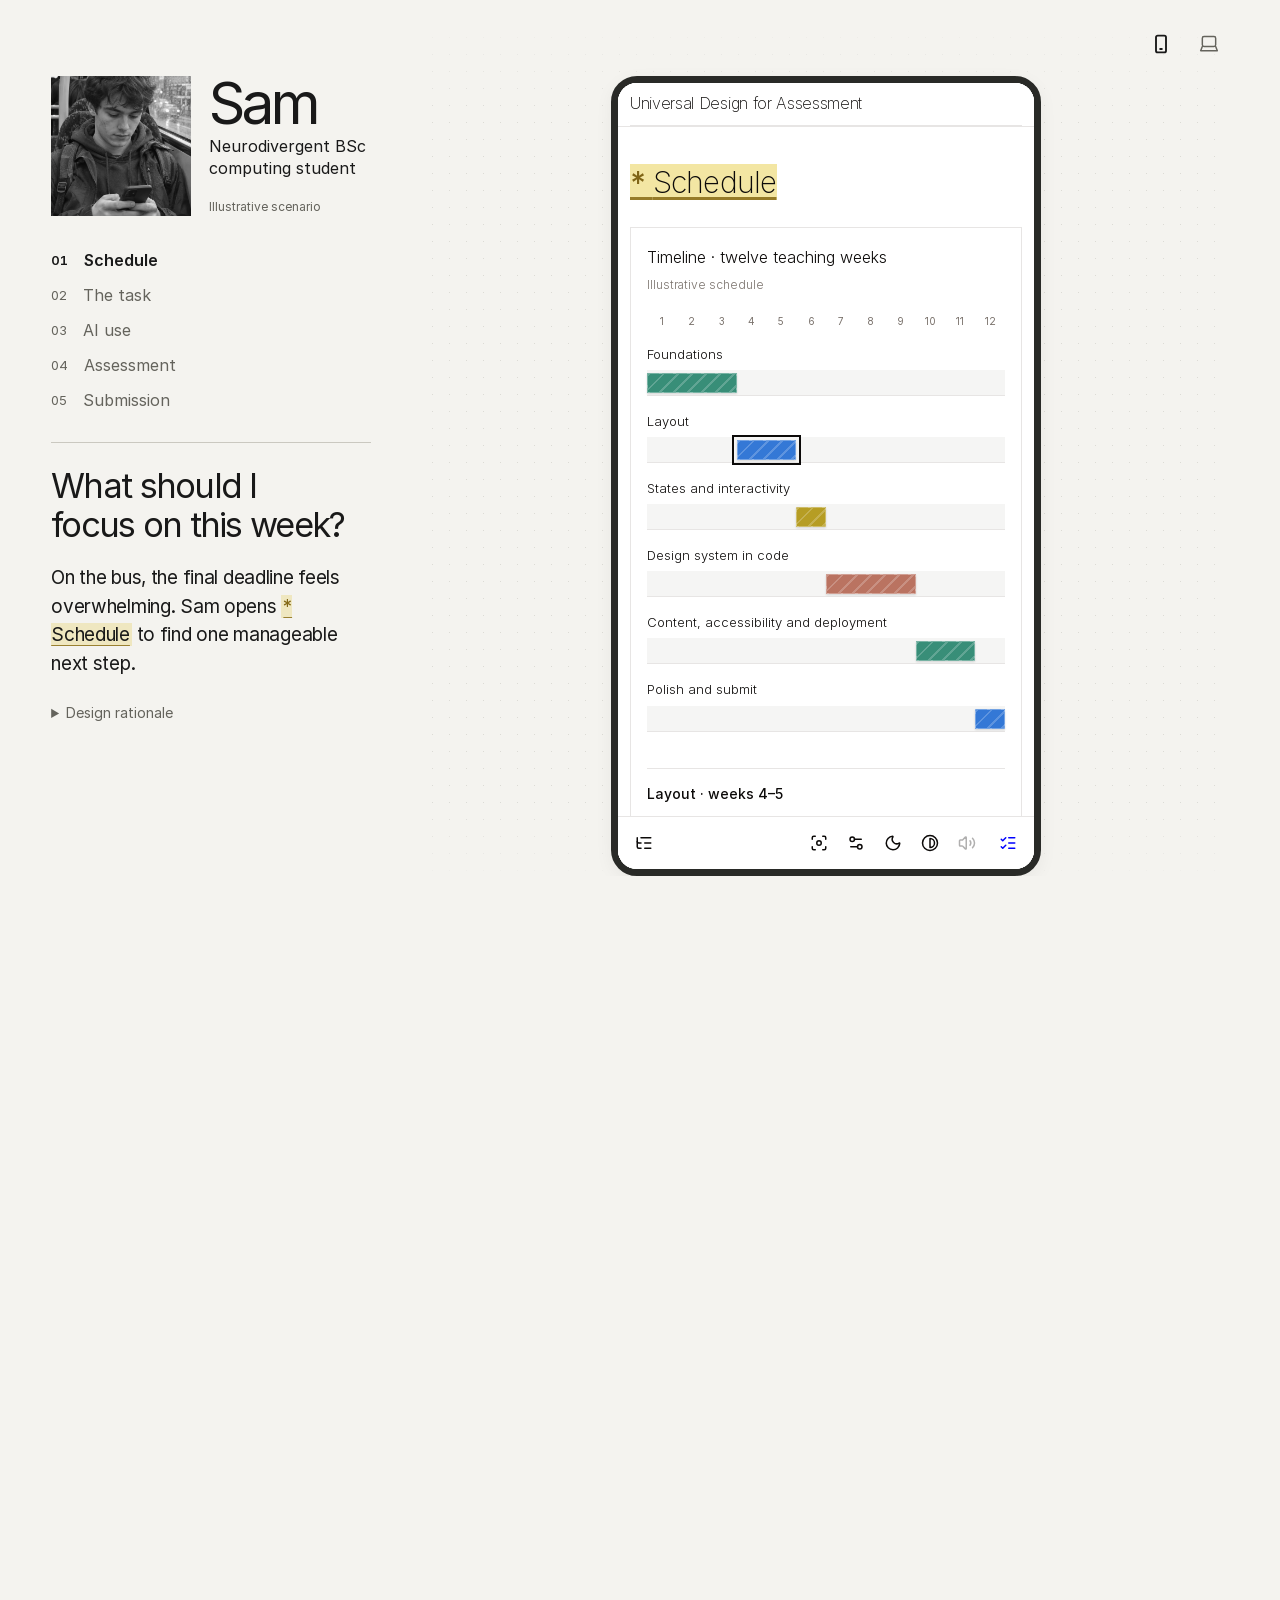
<file: sam-case.html>
<!doctype html><html lang="en" class="case-story"><head><script src="theme-init.js"></script><meta charset="utf-8"><meta name="viewport" content="width=device-width,initial-scale=1"><meta name="robots" content="noindex"><title>Sam’s case study — Finding Clarity</title><link rel="stylesheet" href="brief-source.css"><link rel="stylesheet" href="sam.css"><link rel="stylesheet" href="menu.css"></head><body class="phone-view embedded-case" data-person="sam"><a class="skip" href="#sam-start">Skip to the example</a><header class="top" hidden="hidden"><a class="logo" href="#top">FINDING<br><span class="logo-clarity">CLARITY.</span></a><span class="mid">AN INTERACTIVE ASSESSMENT STUDY / IADT</span><nav class="experience-controls" aria-label="Reading options"><button type="button" id="prefs-open" aria-haspopup="dialog" aria-controls="prefs">Menu</button><button type="button" id="theme-toggle" class="theme-toggle" aria-label="Switch to dark mode" aria-pressed="false"><span class="theme-icon" aria-hidden="true"></span></button></nav></header><p class="demo-notice" hidden="hidden">Scenario demo · only the features used in these stories are active. <a href="https://building-better-briefs.pages.dev" target="_blank" rel="noopener noreferrer">Explore the full Building Better Briefs OER ↗</a></p><dialog id="prefs" class="prefs staggered-menu" aria-labelledby="prefs-title"><button type="button" id="prefs-close" class="menu-close" aria-label="Close menu">Close</button><div class="menu-sheet"><div class="menu-heading"><h2 id="prefs-title">Explore Finding Clarity</h2></div><div class="menu-reading-choice"><p>This example uses normal scrolling. The brief’s own controls change its reading presentation.</p><a class="stagger-item" href="https://building-better-briefs.pages.dev" target="_blank" rel="noopener noreferrer">Explore the full OER ↗</a><p class="menu-reading-note">Building Better Briefs: the complete open educational resource.</p></div><nav class="chapter-menu" aria-label="Page navigation"><a class="stagger-item" href="#sam-start"><span class="menu-number">01</span><span>Sam’s experience</span></a><a class="stagger-item" href="#brief-top"><span class="menu-number">02</span><span>Read the brief</span></a><a class="stagger-item" href="index.html"><span class="menu-number">03</span><span>The visual story ↗</span></a><a class="stagger-item" href="index.html#maya"><span class="menu-number">04</span><span>Maya · lecturer</span></a></nav><div class="menu-preferences"><h3>Accessibility settings</h3><label class="stagger-item"><span>Pause motion<small>Stop effects and use normal scrolling.</small></span><input type="checkbox" id="reduce"></label><label class="stagger-item"><span>High contrast<small>Hide background text and strengthen contrast.</small></span><input type="checkbox" id="contrast"></label><label class="stagger-item"><span>Larger text<small>Increase supporting text.</small></span><input type="checkbox" id="large"></label><input type="checkbox" id="dark" hidden></div></div></dialog><main id="sam-start" tabindex="-1"><div class="sam-layout"><aside class="sam-panel" aria-labelledby="sam-name"><div class="sam-identity"><div class="sam-photo"><img src="assets/sam-bus.webp" alt="Illustrative student Sam checking his phone on a city bus"></div><div class="sam-name-block"><h1 id="sam-name">Sam</h1><p>Neurodivergent BSc computing student</p><span>Illustrative scenario</span></div></div><nav class="chapter-index" aria-label="Sam’s story chapters"></nav><div class="sam-context" aria-live="polite" aria-atomic="true"><h2 id="context-question">What should I focus on this week?</h2><p id="context-story">The final deadline feels overwhelming. Sam opens Schedule to find one manageable next step.</p></div><nav class="story-navigation" aria-label="Story chapters"></nav><details class="context-evidence"><summary>Design rationale</summary><p id="context-evidence-text"></p><a id="context-source" href="https://www.w3.org/WAI/WCAG2/supplemental/patterns/o2p03-page-structure/" target="_blank" rel="noopener noreferrer">Research source ↗</a></details></aside><div class="sam-document" id="brief-top"><div class="device-caption"><div role="group" aria-label="Brief display"><button type="button" data-device="phone" aria-pressed="true" aria-label="Show phone view" title="Phone view"><svg xmlns="http://www.w3.org/2000/svg" width="20" height="20" viewbox="0 0 24 24" fill="none" stroke="currentColor" stroke-width="1.75" stroke-linecap="round" stroke-linejoin="round" aria-hidden="true"><rect x="6" y="2" width="12" height="20" rx="2"></rect><path d="M11 18h2"></path></svg></button><button type="button" data-device="laptop" aria-pressed="false" aria-label="Show laptop view" title="Laptop view"><svg xmlns="http://www.w3.org/2000/svg" width="20" height="20" viewbox="0 0 24 24" fill="none" stroke="currentColor" stroke-width="1.75" stroke-linecap="round" stroke-linejoin="round" aria-hidden="true"><rect x="4" y="3" width="16" height="12" rx="2"></rect><path d="M4 15l-2 5h20l-2-5"></path></svg></button></div></div><div class="phone-surface"><iframe src="sam-brief.html" id="sam-frame" title="Sam’s example brief: key sections" scrolling="yes"></iframe></div></div></div></main><script src="preferences.js"></script><script src="sam.js"></script><script src="case-pan.js"></script></body></html>
</file>
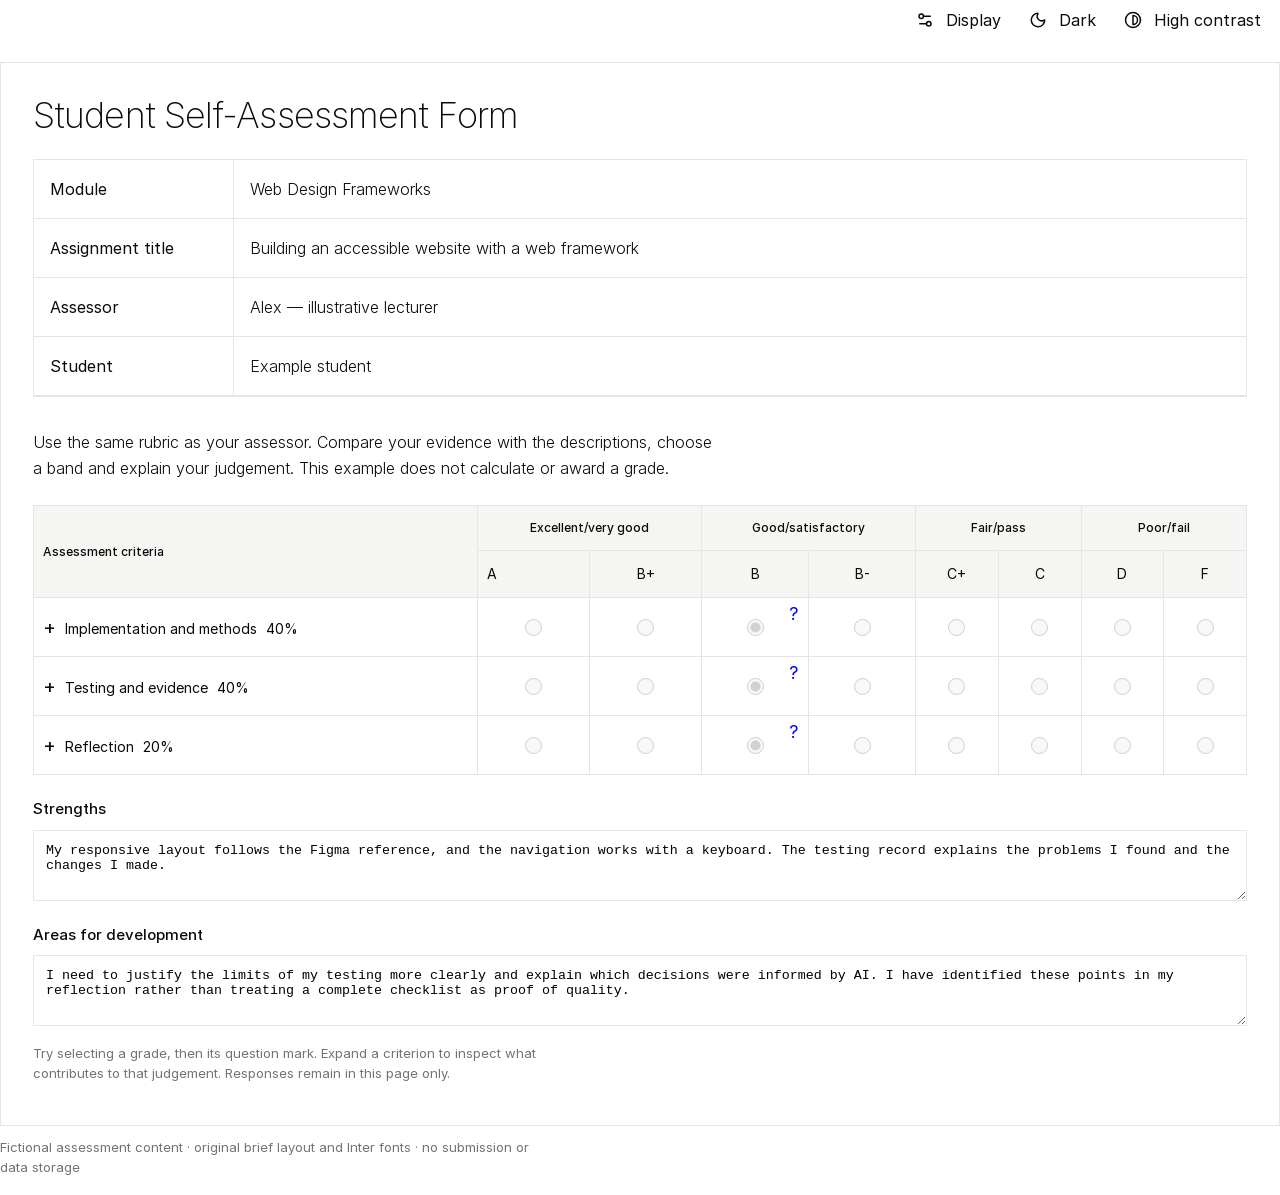
<file: sam-self.html>
<!doctype html><html lang="en"><head><script src="theme-init.js"></script><meta charset="utf-8"><meta name="viewport" content="width=device-width,initial-scale=1"><title>Web Design Frameworks — example self-assessment</title><link rel="stylesheet" href="brief-source.css"><link rel="stylesheet" href="brief-demo.css"></head><body class="font-sans antialiased" data-authored="true" data-default-view="assessment"><div class="brief-viewer-page"><div class="demo-toolbar"><div class="flex shrink-0 items-center w-full justify-between gap-2 max-sm:gap-0.5" role="toolbar" aria-label="Viewer options"><div role="group" aria-label="Navigation" class="flex items-center gap-2 max-sm:gap-0.5"></div><div role="group" aria-label="Accessibility" class="flex items-center gap-2 max-sm:gap-0.5 min-w-0 shrink justify-end"><button data-slot="dropdown-menu-trigger" data-variant="ghost" data-size="sm" class="inline-flex items-center justify-center whitespace-nowrap text-sm transition-all duration-200 disabled:pointer-events-none disabled:opacity-50 [&amp;_svg]:pointer-events-none [&amp;_svg:not([class*='size-'])]:size-4 shrink-0 [&amp;_svg]:shrink-0 outline-none border-none focus:outline-2 focus:outline-brand focus:outline-offset-2 active:scale-[0.99] hover:bg-accent hover:text-accent-foreground hover:-translate-y-0.5 dark:hover:bg-accent/50 h-8 gap-1.5 px-3 has-[&gt;svg]:px-2.5 font-normal cursor-pointer max-sm:h-8 max-sm:min-w-8 max-sm:px-1.5" type="button" aria-label="Display settings" aria-expanded="false" data-control="display"><svg xmlns="http://www.w3.org/2000/svg" width="24" height="24" viewBox="0 0 24 24" fill="none" stroke="currentColor" stroke-width="2" stroke-linecap="round" stroke-linejoin="round" class="lucide lucide-settings2 lucide-settings-2 h-4 w-4 shrink-0 sm:mr-1.5" aria-hidden="true"><path d="M14 17H5"></path><path d="M19 7h-9"></path><circle cx="17" cy="17" r="3"></circle><circle cx="7" cy="7" r="3"></circle></svg><span class="hidden sm:inline">Display</span></button><button data-slot="button" data-variant="ghost" data-size="sm" class="inline-flex items-center justify-center whitespace-nowrap text-sm transition-all duration-200 disabled:pointer-events-none disabled:opacity-50 [&amp;_svg]:pointer-events-none [&amp;_svg:not([class*='size-'])]:size-4 shrink-0 [&amp;_svg]:shrink-0 outline-none border-none focus:outline-2 focus:outline-brand focus:outline-offset-2 active:scale-[0.99] hover:bg-accent hover:text-accent-foreground hover:-translate-y-0.5 dark:hover:bg-accent/50 h-8 gap-1.5 px-3 has-[&gt;svg]:px-2.5 font-normal cursor-pointer max-sm:h-8 max-sm:min-w-8 max-sm:px-1.5" type="button" aria-pressed="false" aria-label="Switch to dark mode" data-control="dark"><svg xmlns="http://www.w3.org/2000/svg" width="24" height="24" viewBox="0 0 24 24" fill="none" stroke="currentColor" stroke-width="2" stroke-linecap="round" stroke-linejoin="round" class="lucide lucide-moon h-4 w-4 shrink-0 sm:mr-1.5" aria-hidden="true"><path d="M20.985 12.486a9 9 0 1 1-9.473-9.472c.405-.022.617.46.402.803a6 6 0 0 0 8.268 8.268c.344-.215.825-.004.803.401"></path></svg><span class="hidden sm:inline">Dark</span></button><button data-slot="button" data-variant="ghost" data-size="sm" class="inline-flex items-center justify-center whitespace-nowrap text-sm transition-all duration-200 disabled:pointer-events-none disabled:opacity-50 [&amp;_svg]:pointer-events-none [&amp;_svg:not([class*='size-'])]:size-4 shrink-0 [&amp;_svg]:shrink-0 outline-none border-none focus:outline-2 focus:outline-brand focus:outline-offset-2 active:scale-[0.99] hover:bg-accent hover:text-accent-foreground hover:-translate-y-0.5 dark:hover:bg-accent/50 h-8 gap-1.5 px-3 has-[&gt;svg]:px-2.5 font-normal cursor-pointer max-sm:h-8 max-sm:min-w-8 max-sm:px-1.5" type="button" aria-pressed="false" aria-label="Enable high contrast" data-control="contrast"><svg xmlns="http://www.w3.org/2000/svg" width="24" height="24" viewBox="0 0 24 24" fill="none" stroke="currentColor" stroke-width="2" stroke-linecap="round" stroke-linejoin="round" class="lucide lucide-contrast h-4 w-4 shrink-0 sm:mr-1.5" aria-hidden="true"><circle cx="12" cy="12" r="10"></circle><path d="M12 18a6 6 0 0 0 0-12v12z"></path></svg><span class="hidden sm:inline">High contrast</span></button><div class="flex shrink-0 items-center gap-2 max-sm:gap-0.5"><div data-orientation="vertical" role="none" data-slot="separator" class="data-[orientation=horizontal]:h-px data-[orientation=horizontal]:w-full data-[orientation=vertical]:h-full data-[orientation=vertical]:w-px shrink-0 bg-border my-0 h-8 w-px"></div></div></div></div></div><div class="creator-controls" hidden><button type="button" id="structure-open">↕ Brief Structure</button><span>Example creator controls</span></div><div class="demo-capture-surface"><div class="print:!p-0 p-8 pb-6 max-sm:p-0 brief-preview font-size-scalable bg-card" style="--font-scale:1;font-size:100%" id="document"><h1 class="font-extralight tracking-tight text-4xl mb-6">Student Self-Assessment Form</h1><div id="brief-metadata" class="border mb-8 max-sm:mb-4 scroll-mt-20 max-sm:scroll-mt-16 brief-viewer-focus-active demo-pane" data-pane="assessment"><div class="grid grid-cols-1 md:grid-cols-[200px_1fr] border-b"><div class="md:border-r font-normal p-4 max-sm:px-3 max-sm:py-2 max-sm:text-xs">Module</div><div class="md:pt-4 font-light p-4 max-sm:px-3 max-sm:py-2 max-sm:text-xs">Web Design Frameworks</div></div><div class="grid grid-cols-1 md:grid-cols-[200px_1fr] border-b" id="module-frameworks"><div class="md:border-r font-normal p-4 max-sm:px-3 max-sm:py-2 max-sm:text-xs">Assignment title</div><div class="md:pt-4 font-light p-4 max-sm:px-3 max-sm:py-2 max-sm:text-xs">Building an accessible website with a web framework</div></div><div class="grid grid-cols-1 md:grid-cols-[200px_1fr] border-b"><div class="md:border-r font-normal p-4 max-sm:p-2 max-sm:text-xs">Assessor</div><div class="md:pt-4 font-light p-4 max-sm:p-2 max-sm:text-xs">Alex — illustrative lecturer</div></div><div class="grid grid-cols-1 md:grid-cols-[200px_1fr] border-b"><div class="md:border-r font-normal p-4 max-sm:p-2 max-sm:text-xs">Student</div><div class="md:pt-4 font-light p-4 max-sm:p-2 max-sm:text-xs">Example student</div></div></div><section class="demo-pane" data-pane="assessment" id="self-assessment"><p class="font-light mb-6">Use the same rubric as your assessor. Compare your evidence with the descriptions, choose a band and explain your judgement. This example does not calculate or award a grade.</p><div class="self-scroll" role="region" aria-label="Self-assessment grade matrix; scroll horizontally on small screens" tabindex="0"><table class="self-matrix"><thead><tr><th rowspan="2" scope="col">Assessment criteria</th><th colspan="2" scope="colgroup">Excellent/very good</th><th colspan="2" scope="colgroup">Good/satisfactory</th><th colspan="2" scope="colgroup">Fair/pass</th><th colspan="2" scope="colgroup">Poor/fail</th></tr><tr><th scope="col">A</th><th scope="col">B+</th><th scope="col">B</th><th scope="col">B-</th><th scope="col">C+</th><th scope="col">C</th><th scope="col">D</th><th scope="col">F</th></tr></thead><tbody><tr><th scope="row"><button type="button" class="criterion-expand" aria-expanded="false" data-expand="0"><span aria-hidden="true">+</span> <span data-self-title="0">Implementation and methods</span> 40%</button></th><td><label class="grade-cell"><input type="radio" name="self-0" value="0" aria-label="Appropriate methods: A"><span class="grade-letter">A</span></label><button class="cell-help" type="button" data-help="0-0" aria-label="Explain Appropriate methods, A" hidden>?</button></td><td><label class="grade-cell"><input type="radio" name="self-0" value="1" aria-label="Appropriate methods: B+"><span class="grade-letter">B+</span></label><button class="cell-help" type="button" data-help="0-1" aria-label="Explain Appropriate methods, B+" hidden>?</button></td><td><label class="grade-cell"><input type="radio" name="self-0" value="2" aria-label="Appropriate methods: B"><span class="grade-letter">B</span></label><button class="cell-help" type="button" data-help="0-2" aria-label="Explain Appropriate methods, B" hidden>?</button></td><td><label class="grade-cell"><input type="radio" name="self-0" value="3" aria-label="Appropriate methods: B-"><span class="grade-letter">B-</span></label><button class="cell-help" type="button" data-help="0-3" aria-label="Explain Appropriate methods, B-" hidden>?</button></td><td><label class="grade-cell"><input type="radio" name="self-0" value="4" aria-label="Appropriate methods: C+"><span class="grade-letter">C+</span></label><button class="cell-help" type="button" data-help="0-4" aria-label="Explain Appropriate methods, C+" hidden>?</button></td><td><label class="grade-cell"><input type="radio" name="self-0" value="5" aria-label="Appropriate methods: C"><span class="grade-letter">C</span></label><button class="cell-help" type="button" data-help="0-5" aria-label="Explain Appropriate methods, C" hidden>?</button></td><td><label class="grade-cell"><input type="radio" name="self-0" value="6" aria-label="Appropriate methods: D"><span class="grade-letter">D</span></label><button class="cell-help" type="button" data-help="0-6" aria-label="Explain Appropriate methods, D" hidden>?</button></td><td><label class="grade-cell"><input type="radio" name="self-0" value="7" aria-label="Appropriate methods: F"><span class="grade-letter">F</span></label><button class="cell-help" type="button" data-help="0-7" aria-label="Explain Appropriate methods, F" hidden>?</button></td></tr><tr class="self-detail" id="self-detail-0" hidden><td colspan="9"><strong>What is being assessed</strong><p data-self-evidence="0">Your repository, deployed website and explanation of framework decisions.</p></td></tr><tr><th scope="row"><button type="button" class="criterion-expand" aria-expanded="false" data-expand="1"><span aria-hidden="true">+</span> <span data-self-title="1">Testing and evidence</span> 40%</button></th><td><label class="grade-cell"><input type="radio" name="self-1" value="0" aria-label="Quality of evidence: A"><span class="grade-letter">A</span></label><button class="cell-help" type="button" data-help="1-0" aria-label="Explain Quality of evidence, A" hidden>?</button></td><td><label class="grade-cell"><input type="radio" name="self-1" value="1" aria-label="Quality of evidence: B+"><span class="grade-letter">B+</span></label><button class="cell-help" type="button" data-help="1-1" aria-label="Explain Quality of evidence, B+" hidden>?</button></td><td><label class="grade-cell"><input type="radio" name="self-1" value="2" aria-label="Quality of evidence: B"><span class="grade-letter">B</span></label><button class="cell-help" type="button" data-help="1-2" aria-label="Explain Quality of evidence, B" hidden>?</button></td><td><label class="grade-cell"><input type="radio" name="self-1" value="3" aria-label="Quality of evidence: B-"><span class="grade-letter">B-</span></label><button class="cell-help" type="button" data-help="1-3" aria-label="Explain Quality of evidence, B-" hidden>?</button></td><td><label class="grade-cell"><input type="radio" name="self-1" value="4" aria-label="Quality of evidence: C+"><span class="grade-letter">C+</span></label><button class="cell-help" type="button" data-help="1-4" aria-label="Explain Quality of evidence, C+" hidden>?</button></td><td><label class="grade-cell"><input type="radio" name="self-1" value="5" aria-label="Quality of evidence: C"><span class="grade-letter">C</span></label><button class="cell-help" type="button" data-help="1-5" aria-label="Explain Quality of evidence, C" hidden>?</button></td><td><label class="grade-cell"><input type="radio" name="self-1" value="6" aria-label="Quality of evidence: D"><span class="grade-letter">D</span></label><button class="cell-help" type="button" data-help="1-6" aria-label="Explain Quality of evidence, D" hidden>?</button></td><td><label class="grade-cell"><input type="radio" name="self-1" value="7" aria-label="Quality of evidence: F"><span class="grade-letter">F</span></label><button class="cell-help" type="button" data-help="1-7" aria-label="Explain Quality of evidence, F" hidden>?</button></td></tr><tr class="self-detail" id="self-detail-1" hidden><td colspan="9"><strong>What is being assessed</strong><p data-self-evidence="1">Your mobile and keyboard test evidence, fixes and results.</p></td></tr><tr><th scope="row"><button type="button" class="criterion-expand" aria-expanded="false" data-expand="2"><span aria-hidden="true">+</span> <span data-self-title="2">Reflection</span> 20%</button></th><td><label class="grade-cell"><input type="radio" name="self-2" value="0" aria-label="Reflection: A"><span class="grade-letter">A</span></label><button class="cell-help" type="button" data-help="2-0" aria-label="Explain Reflection, A" hidden>?</button></td><td><label class="grade-cell"><input type="radio" name="self-2" value="1" aria-label="Reflection: B+"><span class="grade-letter">B+</span></label><button class="cell-help" type="button" data-help="2-1" aria-label="Explain Reflection, B+" hidden>?</button></td><td><label class="grade-cell"><input type="radio" name="self-2" value="2" aria-label="Reflection: B"><span class="grade-letter">B</span></label><button class="cell-help" type="button" data-help="2-2" aria-label="Explain Reflection, B" hidden>?</button></td><td><label class="grade-cell"><input type="radio" name="self-2" value="3" aria-label="Reflection: B-"><span class="grade-letter">B-</span></label><button class="cell-help" type="button" data-help="2-3" aria-label="Explain Reflection, B-" hidden>?</button></td><td><label class="grade-cell"><input type="radio" name="self-2" value="4" aria-label="Reflection: C+"><span class="grade-letter">C+</span></label><button class="cell-help" type="button" data-help="2-4" aria-label="Explain Reflection, C+" hidden>?</button></td><td><label class="grade-cell"><input type="radio" name="self-2" value="5" aria-label="Reflection: C"><span class="grade-letter">C</span></label><button class="cell-help" type="button" data-help="2-5" aria-label="Explain Reflection, C" hidden>?</button></td><td><label class="grade-cell"><input type="radio" name="self-2" value="6" aria-label="Reflection: D"><span class="grade-letter">D</span></label><button class="cell-help" type="button" data-help="2-6" aria-label="Explain Reflection, D" hidden>?</button></td><td><label class="grade-cell"><input type="radio" name="self-2" value="7" aria-label="Reflection: F"><span class="grade-letter">F</span></label><button class="cell-help" type="button" data-help="2-7" aria-label="Explain Reflection, F" hidden>?</button></td></tr><tr class="self-detail" id="self-detail-2" hidden><td colspan="9"><strong>What is being assessed</strong><p data-self-evidence="2">Your reflection on decisions, limitations and AI assistance.</p></td></tr></tbody></table></div><div id="grade-explanation" class="grade-explanation" role="status" hidden></div><label class="reflection-label">Strengths<textarea rows="3" aria-label="Strengths"></textarea></label><label class="reflection-label">Areas for development<textarea rows="3" aria-label="Areas for development"></textarea></label><p class="demo-footnote">Try selecting a grade, then its question mark. Expand a criterion to inspect what contributes to that judgement. Responses remain in this page only.</p></section></div></div><p class="demo-footnote surface-caption">Fictional assessment content · original brief layout and Inter fonts · no submission or data storage</p><p id="audio-status" class="demo-footnote" role="status"></p></div><div id="contents-panel" class="toolbar-panel" hidden><label>Find a section<input type="search" id="contents-search" placeholder="Search sections…"></label><nav aria-label="Brief contents"><button data-view="begin">Assignment details / One Page Summary</button><button data-view="detail">Project Details / Deliverables</button><button data-view="assessment">Rubric / Self-Assessment</button><button data-view="checklist">Submission Checklist</button></nav></div><div id="display-panel" class="toolbar-panel" hidden><label>Text size <select id="text-size"><option value="1">Default</option><option value="1.15">Larger</option><option value="1.3">Largest</option></select></label><label>Line spacing <select id="line-space"><option value="1.625">Default</option><option value="1.9">Spacious</option></select></label><button type="button" data-print>Print this example</button></div><div id="actions-panel" class="toolbar-panel" hidden><button type="button" data-view="assessment">Student Self-Assessment Form</button><button type="button" data-view="checklist">Submission Checklist</button><button type="button" data-print>Print brief and checklist</button></div><div id="audio-panel" class="toolbar-panel" hidden><p>Read the visible section aloud using your device’s speech voice.</p><button type="button" id="read-aloud">Start reading</button><button type="button" id="stop-audio">Stop reading</button></div><dialog id="structure-dialog" aria-labelledby="structure-title"><div class="structure-top"><h2 id="structure-title">Brief Structure</h2><button id="structure-close" aria-label="Close brief structure">×</button></div><p>Reorder sections and choose what is visible.</p><ol id="structure-list"></ol><div class="structure-bottom"><button id="structure-cancel">Cancel</button><button id="structure-save">Save Structure</button></div></dialog><script>window.assessmentBandDescriptions=[["The Tailwind implementation is well justified, responsive and maintainable. Component and layout decisions are explained critically, including limitations.", "Tailwind is used appropriately, with clear layout and component decisions. Most implementation choices are explained and the main responsive behaviour works.", "The framework is used, but important responsive or component decisions are only partly explained. The implementation has gaps.", "The implementation is incomplete or unsuitable, and the framework decisions are not adequately explained."], ["Testing covers mobile layouts and keyboard access, traces issues to reproducible evidence, and explains the effect of fixes.", "Relevant tests and fixes are recorded clearly. Most claims about the site are supported by evidence.", "Some tests are present, but the evidence or explanation of changes is incomplete.", "Testing evidence is missing or insufficient to support claims about the site."], ["The reflection evaluates decisions critically, including AI assistance, limitations and specific next steps.", "The reflection explains key implementation decisions and identifies a useful improvement, with examples.", "The reflection mainly describes activity, with limited evaluation of decisions or AI outputs.", "The reflection is missing or gives little account of decisions, verification or learning."]];</script><script src="brief-demo.js"></script><script src="demo-policy.js"></script></body></html>
</file>
<file: menu.css>
.site-progress{position:fixed;top:0;left:0;right:0;height:3px;z-index:150;background:var(--edge);pointer-events:none}.site-progress span{display:block;height:100%;background:var(--foreground);transform:scaleX(0);transform-origin:left center}
.staggered-menu{position:fixed;inset:0 0 0 auto;margin:0;width:min(650px,92vw);height:100svh;max-height:100svh;max-width:none;padding:0;border:0;border-radius:0;background:transparent;box-shadow:none;overflow:hidden;color:var(--foreground)}
.staggered-menu::backdrop{background:#0005}.menu-layer{position:absolute;inset:0;pointer-events:none}.menu-layer-one{background:#bcbab1}.menu-layer-two{background:#d9d7ce}.dark .menu-layer-one{background:#55584c}.dark .menu-layer-two{background:#34372e}
.menu-sheet{position:relative;min-height:100%;height:100%;overflow-y:auto;padding:30px 42px;background:var(--dialog-surface);overscroll-behavior:contain}
.menu-heading{display:flex;justify-content:space-between;align-items:center;gap:20px;margin-bottom:28px}.staggered-menu .menu-heading h2{margin:0;font-size:13px;font-weight:400;letter-spacing:.02em;line-height:1.4}.menu-heading button{border:0;background:none;color:inherit;font:inherit;font-size:14px;min-height:44px;padding:8px 0}
.chapter-menu{display:flex;flex-direction:column;align-items:stretch;gap:4px}.chapter-menu a{display:flex;align-items:baseline;gap:16px;padding:6px 0;text-decoration:none;min-height:48px;font-size:clamp(28px,3.3vw,48px);font-weight:400;line-height:1.12;letter-spacing:-.05em}.chapter-menu a:hover{color:var(--subtle)}.menu-number{font-size:12px;letter-spacing:0;font-variant-numeric:tabular-nums;color:var(--subtle)}
.menu-preferences{margin-top:35px}.menu-preferences h3{font-size:13px;font-weight:400;letter-spacing:.02em;margin:0 0 10px;color:var(--subtle)}.menu-preferences label{display:flex;align-items:center;justify-content:space-between;gap:24px;padding:12px 0;margin:0;cursor:pointer;font-size:17px;line-height:1.35}.menu-preferences small{display:block;margin-top:3px;font-size:13px;line-height:1.4;color:var(--subtle)}.menu-preferences input{width:22px;height:22px;flex-shrink:0;accent-color:var(--foreground)}
.menu-readable{display:inline-flex;align-items:center;min-height:44px;margin-top:22px;font-size:14px;text-underline-offset:5px}.staggered-menu a:focus-visible,.staggered-menu button:focus-visible,.staggered-menu input:focus-visible{outline:3px solid currentColor;outline-offset:4px}
.top{padding-top:17px}.experience-controls{gap:18px}.top #theme-toggle{font-variant-numeric:normal}
.readable-page #theme-toggle{display:none}.has-preferences .readable-page #theme-toggle{display:inline-flex}
@media(max-width:760px){.experience-controls{gap:10px;font-size:11px}.top{gap:10px;padding-left:16px;padding-right:16px}.top .logo{font-size:12px}.staggered-menu{width:min(550px,100vw)}.menu-sheet{padding:22px 24px}.menu-heading{margin-bottom:18px}.chapter-menu a{font-size:34px;min-height:45px}.menu-preferences{margin-top:25px}.menu-preferences label{font-size:16px;padding:10px 0}.menu-readable{font-size:13px;margin-top:16px}}
@media(max-width:370px){.top{flex-wrap:wrap;min-height:104px;gap:0;padding-top:8px;padding-bottom:8px}.top .experience-controls{width:100%;justify-content:space-between}.top .logo{font-size:12px}body:not(.readable-page){padding-top:104px}.chapter-menu a{font-size:29px}}
@media(prefers-reduced-motion:reduce){.menu-sheet,.menu-layer,.stagger-item{animation:none!important;transition:none!important}}
body:not(.readable-page) main section{scroll-margin-top:96px}

.top .experience-controls .theme-toggle,.theme-toggle{display:inline-flex;align-items:center;justify-content:center;width:44px;height:44px;min-width:44px;padding:0;border:0;background:none;color:inherit;text-decoration:none}
.theme-icon{display:block;width:21px;height:21px;border:1px solid currentColor;border-radius:50%;background:linear-gradient(90deg,currentColor 50%,transparent 50%);transition:transform .25s ease}
.theme-toggle[aria-pressed="true"] .theme-icon{transform:rotate(180deg)}
.staggered-menu[open]::backdrop{background:#0004;animation:menu-backdrop-in .38s ease both}
.staggered-menu.is-closing::backdrop{animation:menu-backdrop-out .38s ease both}
@keyframes menu-backdrop-in{from{background:#0000}to{background:#0004}}
@keyframes menu-backdrop-out{from{background:#0004}to{background:#0000}}
@media(max-width:760px){.experience-controls{gap:14px;font-size:12px}}
@media(max-width:370px){.top{flex-wrap:nowrap;min-height:76px;gap:10px}.top .experience-controls{width:auto;justify-content:flex-end;gap:10px}body:not(.readable-page){padding-top:76px}}
@media(prefers-reduced-motion:reduce){.staggered-menu[open]::backdrop,.staggered-menu.is-closing::backdrop{animation:none}.theme-icon{transition:none}}
.story-still .staggered-menu[open]::backdrop,.story-still .staggered-menu.is-closing::backdrop{animation:none}

.staggered-menu #prefs-close{position:fixed;left:var(--menu-close-x);top:var(--menu-close-y);width:var(--menu-close-width);height:var(--menu-close-height);min-height:44px;min-width:0;z-index:4;border:0;background:none;color:var(--foreground);padding:0;font:inherit;font-size:13px;letter-spacing:0;line-height:1;text-align:left;text-decoration:underline;text-underline-offset:5px}
.menu-sheet{padding-top:88px}.menu-heading{margin-bottom:18px}
.menu-reading-choice{margin:0 0 24px;max-width:48ch}.menu-reading-choice p{font-size:15px;line-height:1.5;letter-spacing:-.015em;margin:0 0 10px;color:var(--subtle)}.menu-reading-choice a{display:inline-flex;align-items:center;min-height:44px;font-size:18px;line-height:1.35;text-underline-offset:5px}.menu-reading-choice .menu-reading-note{font-size:13px;margin-top:3px}
.chapter-menu a:hover{color:var(--foreground)}.chapter-menu a>span:last-child{display:inline-block;transition:transform .22s cubic-bezier(.22,1,.36,1)}.chapter-menu a:hover>span:last-child,.chapter-menu a:focus-visible>span:last-child{transform:translateX(7px)}
.menu-reading-choice a{transition:transform .22s ease}.menu-reading-choice a:hover{transform:translateX(4px)}
@media(max-width:760px){.menu-sheet{padding-top:86px}.menu-reading-choice{margin-bottom:18px}.menu-reading-choice a{font-size:17px}.menu-reading-choice p{font-size:14px}.chapter-menu a{font-size:31px}.staggered-menu #prefs-close{font-size:12px}}
@media(prefers-reduced-motion:reduce){.chapter-menu a>span:last-child,.menu-reading-choice a{transition:none}.chapter-menu a:hover>span:last-child,.chapter-menu a:focus-visible>span:last-child,.menu-reading-choice a:hover{transform:none}}
.story-still .chapter-menu a>span:last-child,.story-still .menu-reading-choice a{transition:none}.story-still .chapter-menu a:hover>span:last-child,.story-still .chapter-menu a:focus-visible>span:last-child,.story-still .menu-reading-choice a:hover{transform:none}

.back-to-top{position:fixed;right:24px;bottom:24px;z-index:30;display:grid;place-items:center;width:48px;height:48px;border:1px solid var(--foreground);border-radius:50%;background:var(--surface);color:var(--foreground);text-decoration:none;transition:transform .2s ease,background .2s ease}
.back-to-top:hover{transform:translateY(-3px)}
.back-to-top:focus-visible{outline:2px solid currentColor;outline-offset:4px}
@media(max-width:760px){.back-to-top{right:16px;bottom:16px}}
@media(prefers-reduced-motion:reduce){.back-to-top{transition:none}.back-to-top:hover{transform:none}}
.story-still .back-to-top{transition:none}.story-still .back-to-top:hover{transform:none}

/* Avoid showing two labels through the transparent end of the drawer slide. */
body:has(#prefs[open]) #prefs-open{visibility:hidden}
.staggered-menu #prefs-close{transition:opacity .16s ease}
.staggered-menu.is-closing #prefs-close{pointer-events:none}
@media(prefers-reduced-motion:reduce){.staggered-menu #prefs-close{transition:none}}

.back-to-top{width:44px;height:44px;border:0;background:transparent}
.back-to-top::before{content:"";position:absolute;inset:8px;border:1px solid currentColor;border-radius:50%;background:var(--surface);z-index:-1}
.back-to-top svg{width:16px;height:16px;stroke-width:1.5}

.staggered-menu:not([open]){display:none!important}
.staggered-menu #prefs-close{transition:none}
.top .logo{font-weight:650}
.back-to-top{right:var(--top-control-right,24px)}

.back-to-top{opacity:0;visibility:hidden;pointer-events:none}
body.past-first-fold .back-to-top{opacity:1;visibility:visible;pointer-events:auto}

.menu-reading-choice .menu-oer{display:inline-flex;align-items:center;min-height:40px;margin-top:8px;font-size:14px;line-height:1.4;text-underline-offset:4px;color:var(--foreground)}

.top .logo .logo-clarity{font-weight:450}
</file>
<file: integrated-cases.css>
/* Case-study surfaces share the original site's navigation and reading settings. */
.integrated-cases{position:relative;z-index:2;display:flex;flex-direction:column;height:calc(100svh - var(--main-header-height,77px));min-height:440px;background:var(--surface,#f4f3ef);color:var(--foreground,#191919);scroll-margin-top:var(--main-header-height,77px);border-top:1px solid var(--edge,#cac8c0)}
.integrated-cases .scenario-notice{flex-shrink:0;margin:0;padding:10px var(--space);font-size:12px;line-height:1.5;color:var(--subtle,#64635c);border-bottom:1px solid var(--edge,#cac8c0)}
.integrated-cases .scenario-notice a{color:var(--foreground);text-underline-offset:3px;margin-left:5px}
.integrated-cases .persona-navigation{display:flex;gap:26px;flex-shrink:0;padding:9px var(--space);border-bottom:1px solid var(--edge,#cac8c0);font-size:13px}
.integrated-cases .persona-navigation a{display:inline-flex;gap:6px;align-items:baseline;min-height:28px;padding:3px 0;color:var(--subtle);text-decoration:none}
.integrated-cases .persona-navigation a span{font-size:11px}.integrated-cases .persona-navigation a[aria-current]{color:var(--foreground);text-decoration:underline;text-underline-offset:5px}
.integrated-cases .case-study-rail{position:relative;display:flex;gap:24px;flex:1;min-height:0;width:100%;overflow-x:auto;overflow-y:hidden;scrollbar-width:thin;overscroll-behavior-x:contain;scroll-snap-type:none}
.integrated-cases .case-study-slide{position:relative;flex:0 0 90%;min-width:0;height:100%;padding:0}.integrated-cases .case-study-slide+section{border-left:1px solid var(--edge,#cac8c0)}
.integrated-cases .case-study-frame{display:block;width:100%;height:100%;border:0;background:var(--surface)}
.integrated-cases .inactive-case:after{content:'';position:absolute;inset:0;z-index:2;cursor:pointer}.integrated-cases .is-moving .inactive-case:after{display:none}
.opening-explore{position:absolute;right:var(--space);bottom:70px;z-index:5;max-width:28ch;font-size:14px;line-height:1.45}.opening-explore p{margin-bottom:12px}.opening-explore a{text-underline-offset:5px}
@media(max-width:760px){.integrated-cases{min-height:440px}.integrated-cases .case-study-rail{gap:14px}.integrated-cases .scenario-notice{font-size:10px;padding:7px 16px}.integrated-cases .persona-navigation{padding:7px 16px;font-size:12px}.opening-explore{bottom:55px;max-width:24ch;font-size:12px}.opening-explore p{display:none}}
#tool.integrated-cases{scroll-margin-top:var(--main-header-height,80px)}
/* The page owns one scroll position: arrive, pin, travel sideways, then release. */
#tool.integrated-cases{display:block;height:calc(220svh - var(--main-header-height,80px));min-height:0;border-top:0}
.integrated-cases .persona-stage{position:sticky;top:var(--main-header-height,80px);display:flex;flex-direction:column;height:calc(100svh - var(--main-header-height,80px));min-height:0;border-top:1px solid var(--edge,#cac8c0);background:var(--surface,#f4f3ef)}
.integrated-cases .case-study-rail{overflow-x:hidden;touch-action:pan-y;scrollbar-width:none}
.story-still #tool.integrated-cases{height:calc(100svh - var(--main-header-height,80px))}
@media(prefers-reduced-motion:reduce){#tool.integrated-cases{height:calc(100svh - var(--main-header-height,80px))}}
/* Keep the original navigation, with a compact 56px footprint. */
body{padding-top:56px!important}
body>.top{height:56px;min-height:56px;padding:6px var(--space);flex-wrap:nowrap}
body>.top .logo{font-size:14px}
body>.top .experience-controls{width:auto;gap:18px}
body:not(.readable-page) main>section{scroll-margin-top:56px}
@media(max-width:760px){body>.top{padding:6px 16px}body>.top .logo{font-size:12px}body>.top .experience-controls{gap:12px}}


#tool.integrated-cases,.story-still #tool.integrated-cases{height:calc(100svh - var(--main-header-height,56px) + var(--persona-travel,320svh))}
.integrated-cases .case-study-rail{overflow-x:auto;scrollbar-width:none}
.integrated-cases .persona-navigation{align-items:center;gap:24px;flex-wrap:wrap;padding-top:5px;padding-bottom:5px}
.persona-prompt{margin:0 0 0 auto;color:var(--subtle);font-size:11px;line-height:1.4;max-width:54ch}
@media(max-width:760px){.integrated-cases .persona-navigation{gap:3px 24px}.persona-prompt{flex-basis:100%;margin:0;font-size:10px;padding-bottom:3px}}

/* Editorial names and quiet role labels, rather than underlined text links. */
.integrated-cases .persona-navigation>a,.integrated-cases .persona-navigation>a[aria-current]{text-decoration:none;gap:8px;padding:5px 0;min-height:32px;align-items:baseline;color:var(--subtle);font-weight:400}
.integrated-cases .persona-navigation>a .persona-nav-name{font-size:18px;line-height:1;letter-spacing:-.04em}
.integrated-cases .persona-navigation>a .persona-nav-role{font-size:9px;line-height:1.2;letter-spacing:.09em;text-transform:uppercase;color:var(--subtle)}
.integrated-cases .persona-navigation>a[aria-current]{color:var(--foreground)}
.integrated-cases .persona-navigation>a[aria-current] .persona-nav-name{font-weight:600}
.integrated-cases .persona-navigation>a:hover .persona-nav-name{color:var(--foreground)}
@media(max-width:760px){.integrated-cases .persona-navigation{column-gap:28px}.integrated-cases .persona-navigation>a .persona-nav-name{font-size:18px}.integrated-cases .persona-navigation>a .persona-nav-role{font-size:9px}}

html{background:var(--surface)}
/* One sliding marker rests directly over the navigation rule. */
.integrated-cases .persona-navigation{position:relative}
.integrated-cases .persona-navigation>a .persona-nav-name,.integrated-cases .persona-navigation>a[aria-current] .persona-nav-name{font-weight:400}
.persona-indicator{position:absolute;left:0;bottom:-1px;height:3px;width:0;background:var(--foreground);pointer-events:none;transition:transform .4s cubic-bezier(.22,1,.36,1),width .4s cubic-bezier(.22,1,.36,1)}
.persona-indicator[hidden]{display:none}
@media(prefers-reduced-motion:reduce){.persona-indicator{transition:none}}
.story-still .persona-indicator{transition:none}
</file>
<file: persona-card.css>
/* A small photographic object beside the ambiguity statement. */
.ambiguity-persona{grid-column:9/-1;grid-row:1/3;align-self:center;justify-self:center;width:100%;max-width:280px;position:relative;z-index:3}
.sam-persona-card{--tilt-x:0deg;--tilt-y:0deg;--flip:0deg;position:relative;display:block;width:100%;aspect-ratio:318/346;padding:0;border:0;background:transparent;color:var(--foreground);font:inherit;text-align:left;cursor:pointer;perspective:1000px;-webkit-tap-highlight-color:transparent;touch-action:pan-y}
.sam-persona-card:focus-visible{outline:2px solid var(--foreground);outline-offset:6px}
.sam-persona-card[aria-pressed=true]{--flip:180deg}
.persona-flip-inner{position:absolute;inset:0;display:block;transform-style:preserve-3d;transform:rotateX(var(--tilt-x)) rotateY(calc(var(--flip) + var(--tilt-y)));transition:transform .65s cubic-bezier(.2,.75,.25,1.1)}
.sam-persona-card.is-tilting .persona-flip-inner{transition:transform .13s ease-out}
.persona-face{position:absolute;inset:0;display:block;backface-visibility:hidden;-webkit-backface-visibility:hidden;overflow:hidden;background:var(--surface);box-sizing:border-box;border:0}
.persona-portrait{position:absolute;inset:0;display:block;overflow:hidden;background:#111}
/* The source is a composite: crop only x63–381, y180–526, excluding its text. */
.persona-portrait img{position:absolute;width:493.082%;max-width:none;left:-19.811%;top:0;transform:translateY(-17.946%);filter:grayscale(1) contrast(1.5)}
.persona-photo-caption{position:absolute;inset:auto 0 0;display:flex;justify-content:space-between;align-items:end;gap:16px;padding:45px 16px 14px;background:linear-gradient(transparent,#000a);color:#fff}
.persona-name{font-size:34px;line-height:.9;letter-spacing:-.065em;font-weight:400}
.persona-turn{font-size:9px;line-height:1.35;max-width:10ch}
.persona-back{transform:rotateY(180deg);display:flex;flex-direction:column;padding:19px;background:#171717;color:#f4f3ef}
.persona-kicker{font-size:8px;line-height:1.2;text-transform:uppercase;letter-spacing:.08em;color:#bbb9b1}
.persona-back-name{position:relative;font-size:88px;line-height:.85;letter-spacing:-.085em;margin-top:17px;font-weight:400}
.persona-number{position:absolute;right:0;top:2px;font-size:10px;font-weight:300;letter-spacing:0}
.persona-role{font-size:10px;line-height:1.45;letter-spacing:.01em;margin-top:12px;color:#c6c4bc}
.persona-quote{font-family:Georgia,'Times New Roman',serif;font-style:italic;font-size:35px;font-weight:400;line-height:1;letter-spacing:-.045em;margin-top:17px}
.persona-footer{display:flex;justify-content:space-between;gap:10px;margin-top:auto;padding-top:14px;font-size:7px;letter-spacing:.025em;color:#b0aea5}
@media(min-width:1101px){.ambiguity-panel h2{grid-column:1/9;font-size:clamp(52px,5.5vw,100px);line-height:1.02}.ambiguity-panel h2>span{white-space:normal}.ambiguity-panel .note-two{grid-column:1/5}.ambiguity-panel .note-one{grid-column:5/9}.ambiguity-panel .ambiguity-note{font-size:clamp(15px,1.2vw,20px);line-height:1.45}.ambiguity-panel .ambiguity-composition{column-gap:28px;row-gap:36px}}
@media(min-width:1101px) and (max-width:1300px){.ambiguity-persona{max-width:250px}.persona-back{padding:16px}.persona-back-name{font-size:75px;margin-top:14px}.persona-role{margin-top:9px}.persona-quote{font-size:31px;margin-top:13px}.persona-footer{padding-top:10px}}
@media(max-width:1100px){.ambiguity-panel .ambiguity-composition{display:flex;flex-direction:column;gap:28px}.ambiguity-panel h2{margin:0}.ambiguity-panel .note-one,.ambiguity-panel .note-two{margin:0;max-width:48ch;position:static}.ambiguity-persona{align-self:center;width:min(100%,260px);margin-top:12px}.persona-back-name{font-size:80px}.persona-quote{font-size:32px}.persona-back{padding:16px}}
@media(prefers-reduced-motion:reduce){.persona-flip-inner,.sam-persona-card.is-tilting .persona-flip-inner{transition:none;transform:rotateY(var(--flip))}}
.story-still .persona-flip-inner{transition:none;transform:rotateY(var(--flip))}
/* A small, slightly displaced portrait with an actual mini persona on its reverse. */
.ambiguity-persona{max-width:232px;transform:translate(20px,-14px) rotate(3deg)}
.sam-persona-card{aspect-ratio:2/3}
.persona-portrait img{width:auto;height:289.884%;max-width:none;left:50%;top:0;transform:translate(-14.158%,-17.946%)}
.persona-back{padding:16px}
.persona-kicker{display:flex;justify-content:space-between;gap:12px;font-size:7px;letter-spacing:.08em}
.persona-back-name{font-size:75px;line-height:.83;letter-spacing:-.085em;margin-top:15px;align-self:flex-end}
.persona-role{font-size:10px;line-height:1.35;margin-top:10px}
.persona-fact{display:block;margin-top:13px}
.persona-fact>span:first-child{display:block;font-size:7px;line-height:1.2;text-transform:uppercase;letter-spacing:.08em;color:#b0aea5;margin-bottom:4px}
.persona-fact>span:last-child{display:block;font-size:10px;line-height:1.4;letter-spacing:-.01em}
.persona-footer{padding-top:12px;font-size:6.5px}
@media(min-width:1101px) and (max-width:1300px){.ambiguity-persona{max-width:220px;transform:translate(10px,-12px) rotate(3deg)}.persona-back-name{font-size:68px}.persona-fact{margin-top:11px}.persona-fact>span:last-child{font-size:9.5px}}
@media(max-width:1100px){.ambiguity-persona{width:min(100%,224px);transform:translate(10px,0) rotate(2deg)}.persona-back-name{font-size:72px}.persona-fact{margin-top:11px}.persona-fact>span:last-child{font-size:9.5px}}
/* Follow the shared site palette on both sides of the theme switch. */
.persona-back{background:var(--surface);color:var(--foreground)}
.persona-kicker,.persona-role,.persona-fact>span:first-child,.persona-footer{color:var(--subtle)}
.ambiguity-persona{transform:translate(20px,-14px) rotate(.7deg)}
.persona-back-name{align-self:flex-start;text-align:left}
@media(min-width:1101px) and (max-width:1300px){.ambiguity-persona{transform:translate(10px,-12px) rotate(.7deg)}}
@media(max-width:1100px){.ambiguity-persona{transform:translate(10px,0) rotate(.5deg)}}
/* A modest size increase gives the mini persona a readable text measure. */
.ambiguity-persona{max-width:272px}
.persona-back{padding:18px}
.persona-kicker{font-size:9px;line-height:1.3}
.persona-back-name{font-size:80px;margin-top:16px}
.persona-role{font-size:12px;line-height:1.4;margin-top:12px}
.persona-fact{margin-top:14px}
.persona-fact>span:first-child{font-size:9px;line-height:1.3;margin-bottom:5px}
.persona-fact>span:last-child{font-size:12px;line-height:1.45}
.persona-footer{font-size:8px;padding-top:14px}
@media(min-width:1101px) and (max-width:1300px){.ambiguity-persona{max-width:260px}.persona-back-name{font-size:76px}.persona-fact{margin-top:12px}.persona-fact>span:last-child{font-size:12px}}
@media(max-width:1100px){.ambiguity-persona{width:min(100%,264px)}.persona-back-name{font-size:76px}.persona-fact{margin-top:12px}.persona-fact>span:last-child{font-size:12px}}
.sam-persona-card{aspect-ratio:2/3.2}
.persona-fact>span:last-child{font-size:13px;line-height:1.45}
@media(max-width:1300px){.persona-fact>span:last-child{font-size:13px}}
/* Soft depth follows both faces without adding a visible frame. */
.persona-face{box-shadow:0 3px 8px #00000012,0 16px 30px -12px #00000040}
.dark .persona-face{box-shadow:0 4px 10px #00000040,0 20px 34px -10px #00000099}

/* Use the standalone bus portrait at its natural contrast. */
.persona-portrait img{inset:0;width:100%;height:100%;max-width:100%;object-fit:cover;object-position:center;transform:none;filter:grayscale(1)}
</file>
<file: mobile-review.css>
.mobile-case-review{display:none}
@media(max-width:760px),(max-width:1100px) and (pointer:coarse){
 #tool.integrated-cases,#tool.integrated-cases .persona-stage{height:auto!important;min-height:0;position:relative;top:auto}
 #tool .case-study-rail,#tool .persona-prompt{display:none}
 #tool .persona-navigation{position:sticky;top:56px;z-index:10;background:var(--surface);min-height:54px}
 .mobile-case-review{display:block;background:var(--surface);padding-bottom:28px}
 .mobile-story-rail{display:flex;gap:12px;overflow-x:auto;scroll-snap-type:x mandatory;overscroll-behavior-x:contain;scrollbar-width:none;align-items:stretch}
 .mobile-story-card{flex:0 0 90%;min-width:0;padding:24px 18px;box-sizing:border-box;scroll-snap-align:start;border-right:1px solid var(--edge);background-image:radial-gradient(var(--edge) .6px,transparent .8px);background-size:18px 18px}
 .mobile-story-card>header{display:flex;gap:16px;align-items:stretch;margin-bottom:28px}
 .mobile-story-card img{width:90px;height:112px;object-fit:cover;filter:grayscale(1)}
 .mobile-person{display:flex;flex-direction:column;min-width:0}.mobile-person h2{font-size:44px;line-height:1;font-weight:400;letter-spacing:-.05em;margin:0 0 6px}.mobile-person p{font-size:14px;line-height:1.4;margin:0}.mobile-person small{margin-top:auto;padding-top:10px;font-size:11px;color:var(--subtle)}
 .mobile-chapter-label{font-size:11px;color:var(--subtle);letter-spacing:.05em;text-transform:uppercase;margin:0 0 8px}
 .mobile-chapters{width:100%;font:inherit;font-size:16px;padding:12px 10px;border:1px solid var(--edge);border-radius:0;color:var(--foreground);background:var(--surface);min-height:48px;margin-bottom:24px}
 .mobile-story-card h3{font-weight:400;font-size:30px;line-height:1.12;letter-spacing:-.035em;margin:0 0 18px}
 .mobile-story-copy{font-size:17px;line-height:1.55;margin:0 0 22px}.mobile-story-copy mark{background:#f2e7a5;color:#282411;padding:1px 3px;border-bottom:2px solid #97822b}.dark .mobile-story-copy mark{background:#625628;color:#fff0b2}
 .mobile-open-reader{font:inherit;min-height:48px;width:100%;text-align:left;padding:12px 0;color:var(--foreground);border:0;border-top:1px solid var(--edge);border-bottom:1px solid var(--edge);background:var(--surface);cursor:pointer}
 .mobile-chapter-controls{display:flex;justify-content:space-between;align-items:center;margin-top:18px;gap:12px}.mobile-chapter-controls button{font:inherit;font-size:14px;min-height:48px;padding:8px 0;background:none;border:0;color:var(--foreground)}.mobile-chapter-controls button:disabled{opacity:.35}
 .mobile-review-hint{font-size:12px;color:var(--subtle);margin:16px 18px 0;line-height:1.5}
 .mobile-reader-sheet{border:0;padding:0;margin:0;max-width:none;max-height:none;width:100%;height:100dvh;background:var(--surface);color:var(--foreground);overflow:hidden}
 .mobile-reader-sheet[open]{display:flex;flex-direction:column}.mobile-reader-sheet::backdrop{background:var(--surface)}
 .mobile-reader-heading{display:flex;align-items:center;justify-content:space-between;gap:12px;padding:8px 16px;border-bottom:1px solid var(--edge);flex:none;min-height:56px;box-sizing:border-box}.mobile-reader-heading button{font:inherit;font-size:14px;min-height:44px;background:none;border:0;color:var(--foreground)}.mobile-reader-heading span{font-size:12px;color:var(--subtle)}
 .mobile-reader-sheet iframe{width:100%;flex:1;min-height:0;border:0;background:var(--surface)}
}

.anatomy-mobile-select{display:none}
@media(max-width:760px){.anatomy-nav{display:block;width:100%;margin-bottom:22px}.anatomy-nav>button{display:none}.anatomy-mobile-select{display:block;width:100%;min-height:48px;border:1px solid var(--edge);border-radius:0;background:var(--surface);color:var(--foreground);font:inherit;font-size:15px;padding:10px 12px}}

.mobile-opening-intro{display:none}
@media(max-width:760px){
 .scroll-story .story-stage{top:56px;height:calc(100svh - 56px);min-height:0}
 .scroll-story .story-title{left:16px;right:16px;top:23%;font-size:16vw;line-height:.91;letter-spacing:-.075em}
 .scroll-story .story-title span:nth-child(2){margin-left:5%}
 .mobile-opening-intro{display:block;position:absolute;z-index:3;left:18px;right:18px;bottom:95px;opacity:var(--title-opacity,1);pointer-events:none}
 .mobile-opening-intro p{max-width:25ch;font-size:22px;line-height:1.25;letter-spacing:-.035em;margin:0 0 24px;padding:8px 0;background:var(--surface)}
 .mobile-opening-intro>span{font-size:9px;letter-spacing:.065em;background:var(--surface);padding:4px 0}
 .scroll-story .scroll-cue{bottom:28px;font-size:10px;z-index:4;background:var(--surface);padding:5px 0}
 .story-still .mobile-opening-intro{position:relative;inset:auto;margin:0 0 35px;opacity:1}
 .story-still .scroll-story .story-stage{height:auto;min-height:0}
}
@media(max-width:760px) and (max-height:650px){.mobile-opening-intro{bottom:65px}.mobile-opening-intro p{font-size:18px;margin-bottom:12px}.scroll-story .story-title{top:17%;font-size:14vw}}
/* Keep the opening prompt readable against the moving text field. */
@media(max-width:760px){
 .scroll-story .scroll-cue{left:0;right:0;bottom:0;min-height:68px;display:flex;align-items:center;padding:18px;background:var(--surface,#f4f3ef);color:var(--foreground,#191919);border-top:1px solid var(--edge,#cac8c0);font-size:11px;letter-spacing:.08em;isolation:isolate}
}

/* Touch reading uses stable document flow instead of hover and pinned transitions. */
@media(max-width:760px),(max-width:1100px) and (pointer:coarse){
 .ambiguity-flow,.barrier-flow{min-height:0!important}
 .ambiguity-flow>.ambiguity-panel,.barrier-flow>.barrier-panel{position:relative!important;top:auto;min-height:0!important}
 .ambiguity-scroll-word{opacity:1!important;filter:none!important;transform:none!important}
 .particle-word canvas{display:none!important}.particle-word .particle-label{color:inherit!important;opacity:1!important}.particle-word{cursor:default}
 .torch-clear{display:none!important}.torch-base{mask-image:none!important}.focus-word{filter:none!important;transition:none!important;cursor:text}
 #anatomy.anatomy-story{height:auto!important;scroll-margin-top:72px}
 .anatomy-stage{position:relative!important;top:auto;min-height:0;height:auto;padding-top:32px;align-content:start}
 .anatomy-chapter-text{min-height:0}.anatomy-chapter-outgoing{display:none}
 .anatomy-drawing{height:300px;min-height:0;max-width:100%;margin-top:12px}
 .anatomy-nav{position:relative;top:auto}.anatomy-copy h2{scroll-margin-top:76px}
}
@media(max-width:760px),(max-width:1100px) and (pointer:coarse){
 .focus-word{pointer-events:none}
 .anatomy-nav{display:block;width:100%;margin-bottom:22px}.anatomy-nav>button{display:none}
 .anatomy-mobile-select{display:block;width:100%;min-height:48px;border:1px solid var(--edge);border-radius:0;background:var(--surface);color:var(--foreground);font:inherit;font-size:15px;padding:10px 12px}
}
@media(max-width:760px),(max-width:1100px) and (pointer:coarse){
 #anatomy{overflow-anchor:none}
 .anatomy-chapter-text{min-height:350px}
}

.mobile-anatomy-flow{display:none}
@media(max-width:760px),(max-width:1100px) and (pointer:coarse){
 #anatomy.has-mobile-chapters>.anatomy-stage{display:none}
 .mobile-anatomy-flow{display:block;padding:0 18px 35px;background:var(--surface)}
 .mobile-anatomy-navigation{position:sticky;top:56px;z-index:15;background:var(--surface);padding:12px 0;border-bottom:1px solid var(--edge)}
 .mobile-anatomy-navigation select{display:block;width:100%;min-height:48px;border:1px solid var(--edge);border-radius:0;background:var(--surface);color:var(--foreground);font:inherit;font-size:15px;padding:10px 12px}
 .mobile-anatomy-chapter{padding:28px 0 32px;scroll-margin-top:140px;border-bottom:1px solid var(--edge)}
 .mobile-anatomy-number{font-size:11px;letter-spacing:.09em;color:var(--subtle);margin:0 0 14px}
 .mobile-anatomy-chapter h2{font-size:36px;line-height:1.05;font-weight:400;letter-spacing:-.045em;margin:0 0 18px}
 .mobile-anatomy-chapter>p:not(.mobile-anatomy-number){font-size:19px;line-height:1.45;margin:0;max-width:32ch}
 .mobile-anatomy-diagram{display:block;width:100%;height:230px;margin:20px 0 16px;color:var(--foreground)}
 .mobile-anatomy-chapter .anatomy-evidence{display:inline-block;font-size:12px;line-height:1.5}
 .mobile-anatomy-diagram .assembly-guide{display:none}
 .brief-bridge{height:auto!important;min-height:0!important}.brief-bridge .bridge-stage{position:relative!important;min-height:0!important;padding-top:48px;padding-bottom:48px}
 .bridge-word{opacity:1!important;filter:none!important;transform:none!important}
}
@media(max-width:760px),(max-width:1100px) and (pointer:coarse){
 html{scroll-behavior:auto!important}
 .mobile-anatomy-flow{padding-bottom:160px}
}

/* Mobile scrolling must never resize a physics scene when browser chrome changes. */
@media(max-width:760px),(max-width:1100px) and (pointer:coarse){
 .complexity-flow{min-height:0!important;margin-top:60px}
 .complexity-flow>.complexity-section{position:relative!important;min-height:0!important;height:auto;padding-top:40px;padding-bottom:40px;justify-content:flex-start}
 .complexity-section .complexity-trigger,.complexity-section:has(.complexity-conclusion:not([hidden])) .complexity-trigger{padding-bottom:0;opacity:1;color:var(--foreground);cursor:text;pointer-events:none}
 .complexity-section .clarity-toggle{display:none!important}
 .complexity-section .complexity-conclusion{display:block!important;position:relative;margin:24px 0 0;order:0}
 .complexity-word{transform:none!important}.complexity-signal{animation:none!important;font-weight:400!important}
}
</file>
<file: brief-demo.css>
html{background:transparent;scroll-behavior:auto}body{min-height:0;background:transparent}.brief-viewer-page{background:transparent;min-height:0}.demo-toolbar{padding:0 0 22px;position:relative}.demo-toolbar>div{flex-wrap:wrap}.demo-toolbar button{min-height:40px}.demo-capture-surface{border:1px solid var(--border);background:var(--card)}.demo-pane[hidden]{display:none!important}.demo-pane+.demo-pane{margin-top:24px}.demo-pane{scroll-margin-top:15px}.demo-footnote{font-size:13px;line-height:1.5;color:var(--muted-foreground);margin:18px 0}.surface-caption{margin:12px 0 0}.focus-unit{transition:opacity .25s,filter .25s}.focus-on .focus-unit:not(.focus-current){opacity:.18;filter:blur(1.7px)}.focus-on .focus-unit:focus-within{opacity:1;filter:none}.demo-toolbar button[aria-pressed=true]{color:var(--brand)}.demo-toolbar button svg{width:18px;height:18px}.demo-capture-surface #document{line-height:var(--demo-line,1.625)}.demo-capture-surface #document .leading-relaxed{line-height:var(--demo-line,1.625)}.toolbar-panel{position:absolute;top:48px;left:0;width:min(360px,calc(100vw - 18px));padding:18px;border:1px solid var(--border);border-radius:10px;background:var(--card);color:var(--foreground);box-shadow:0 5px 16px #0002;z-index:20;font-size:15px;line-height:1.5}.toolbar-panel label{display:block;margin-bottom:16px}.toolbar-panel input,.toolbar-panel select{display:block;width:100%;border:1px solid var(--border);padding:9px;margin-top:7px;background:var(--card);color:var(--foreground)}.toolbar-panel nav{display:grid}.toolbar-panel button{display:block;text-align:left;width:100%;padding:10px 7px;min-height:42px}.toolbar-panel button:hover{background:var(--muted)}.toolbar-panel[hidden],.creator-controls[hidden]{display:none!important}.self-scroll{overflow:auto}.self-matrix{width:100%;min-width:720px;border-collapse:collapse;font-size:14px}.self-matrix th,.self-matrix td{border:1px solid var(--border);padding:12px 9px;position:relative;vertical-align:middle}.self-matrix thead{background:var(--muted)}.self-matrix thead th{font-weight:500;font-size:12px;text-align:center}.self-matrix thead tr:last-child th{font-weight:400;font-size:14px}.self-matrix thead th:first-child{text-align:left}.self-matrix tbody th{font-weight:400;text-align:left;min-width:205px}.self-matrix td{text-align:center}.grade-cell{display:grid;place-items:center;min-height:34px;min-width:32px;cursor:pointer}.grade-cell input{appearance:auto;width:17px;height:17px;accent-color:var(--brand)}.grade-letter{pointer-events:none;position:absolute;width:1px;height:1px;overflow:hidden}.cell-help{position:absolute;top:1px;right:2px;color:var(--brand);width:25px;height:25px;font-size:18px}.cell-help[hidden]{display:none}.criterion-expand{display:flex;text-align:left;gap:9px;line-height:1.4;align-items:baseline}.criterion-expand>span:first-child{font-size:20px}.self-detail td{text-align:left;padding:20px}.self-detail p{font-weight:300;line-height:1.6;margin-top:8px}.grade-explanation{background:var(--card);border:1px solid var(--border);border-radius:8px;padding:20px;margin-top:14px;box-shadow:0 4px 12px #0001;font-weight:300;line-height:1.6}.reflection-label{display:block;font-size:15px;font-weight:500;margin-top:22px}.reflection-label textarea{display:block;width:100%;border:1px solid var(--border);padding:12px;margin-top:8px;background:var(--card);font-weight:300;resize:vertical}.demo-checks{padding:18px}.demo-checks label{display:flex;gap:12px;padding:10px 0;font-weight:300;line-height:1.5}.demo-checks input{width:18px;height:18px;accent-color:var(--brand);flex-shrink:0;margin-top:3px}.demo-checks input:checked+span{text-decoration:line-through}.creator-controls{display:flex;justify-content:space-between;gap:15px;align-items:center;margin-bottom:22px;font-size:14px}.creator-controls button{border:1px solid var(--brand);color:var(--brand);padding:10px 14px}.creator-controls span{color:var(--muted-foreground)}#structure-dialog{inset:15px;margin:auto;width:min(630px,calc(100% - 30px));max-height:calc(100vh - 30px);overflow:auto;border:1px solid var(--border);border-radius:10px;padding:28px;background:var(--card);color:var(--foreground)}#structure-dialog::backdrop{background:#0006}.structure-top{display:flex;justify-content:space-between;align-items:start;gap:20px}.structure-top h2{font-size:28px;font-weight:400;letter-spacing:-.03em}.structure-top button{font-size:26px;padding:0 7px}.structure-top+p{font-size:17px;color:var(--muted-foreground);margin:20px 0 30px}#structure-list{list-style:none;display:grid;gap:12px;margin:0;padding:0}#structure-list li{display:flex;gap:12px;align-items:center;border:1px solid var(--border);padding:13px;background:var(--background)}#structure-list label{display:flex;gap:12px;align-items:center;flex:1;font-size:16px}#structure-list input{width:19px;height:19px;appearance:auto;accent-color:var(--foreground)}#structure-list small{display:block;font-size:12px;color:var(--muted-foreground)}#structure-list button{font-size:20px;width:32px;height:36px;border:1px solid var(--border)}#structure-list button:disabled{opacity:.3;cursor:default}.structure-bottom{display:flex;justify-content:end;gap:30px;border-top:1px solid var(--border);padding-top:25px;margin-top:30px}.structure-bottom button{color:var(--brand);padding:10px 18px}.structure-bottom #structure-save{background:var(--brand);color:white}button:focus-visible,summary:focus-visible,input:focus-visible,select:focus-visible,textarea:focus-visible,[tabindex]:focus-visible{outline:2px solid var(--brand);outline-offset:3px}.demo-hc{--background:#fff;--card:#fff;--foreground:#000;--muted-foreground:#222;--border:#555}.dark.demo-hc{--background:#000;--card:#000;--foreground:#fff;--muted-foreground:#fff;--border:#ccc}@media(max-width:640px){.demo-toolbar{padding-bottom:12px}.demo-capture-surface{padding:14px 12px}.demo-toolbar>div>div{flex-wrap:wrap;justify-content:flex-start}.demo-toolbar button{font-size:13px!important}.toolbar-panel{top:85px}.self-matrix{min-width:720px}.creator-controls{flex-wrap:wrap}#structure-dialog{padding:20px}#structure-list li{gap:7px;padding:10px}#structure-list label{font-size:14px}.brief-preview.font-size-scalable{--font-size-min:16px}}
@media(prefers-reduced-motion:reduce){*,*::before,*::after{animation:none!important;transition:none!important}}
@media print{.demo-toolbar,.creator-controls,.toolbar-panel,.surface-caption,#audio-status,dialog{display:none!important}.demo-pane[hidden]{display:block!important}.focus-on .focus-unit{opacity:1!important;filter:none!important}.demo-capture-surface{border:0}.brief-preview{padding:0!important}.self-scroll{overflow:visible}.self-matrix{min-width:0;font-size:10px}.demo-footnote{font-size:10px}}

.self-matrix [hidden]{display:none!important}

#structure-dialog{top:24px;bottom:auto;left:15px;right:15px;margin:0 auto;max-height:min(700px,calc(var(--outer-viewport,850px) - 150px))}
.grade-explanation{position:fixed;z-index:40;width:min(340px,calc(100vw - 24px));margin:0;font-size:15px;box-shadow:0 4px 12px #0003}
.grade-explanation strong{display:block;font-weight:500;margin-bottom:8px}
/* SingleFile retained the active light palette only; supply the companion dark palette. */
html.dark{--background:#191919;--foreground:#f1f1f1;--card:#242424;--muted:#2e2e2e;--muted-foreground:#b8b8b8;--accent:#343434;--accent-foreground:#f1f1f1;--border:#535353;--brand:#a2a5ff;--brand-foreground:#111111;color-scheme:dark}body{color:var(--foreground)}html.dark.demo-hc{--background:#000;--card:#000;--foreground:#fff;--muted-foreground:#fff;--border:#ccc}

.demo-still .focus-unit{transition:none}
/* Paint the whole embedded viewport, even when the selected section is short. */
html{min-height:100%;background:var(--card)}
body,body.brief-viewer-page{min-height:100svh;background:var(--card)}
/* Reader scrolling stays local until the explicit story-boundary handoff. */
html{overscroll-behavior-y:contain}

/* Read-only completed checks retain a clear blue selected state. */
.demo-checks input[type=checkbox]{appearance:none;width:20px;height:20px;border:1px solid var(--border);border-radius:3px;background:var(--card);opacity:1;position:relative}
.demo-checks input[type=checkbox]:checked{background:#2563eb;border-color:#2563eb}
.demo-checks input[type=checkbox]:checked:after{content:"";position:absolute;left:6px;top:2px;width:6px;height:11px;border:solid #fff;border-width:0 2px 2px 0;transform:rotate(45deg)}
</file>
<file: sam-brief.css>
.sam-brief-masthead{display:flex;justify-content:space-between;align-items:baseline;gap:20px;padding:0 0 18px;margin-bottom:14px;border-bottom:1px solid var(--border);font-size:20px;font-weight:200;letter-spacing:-.02em}.sam-brief-masthead small{font-size:11px;letter-spacing:.035em;text-transform:uppercase;color:var(--muted-foreground);font-weight:400}.demo-toolbar{position:relative;z-index:25;background:var(--card);padding:8px 0 16px;transform:translateY(var(--sam-toolbar-shift,0px));border-bottom:1px solid transparent}.demo-toolbar.is-following{border-bottom-color:var(--border)}.demo-toolbar>div{gap:10px}.sam-long-section{margin-top:32px}.sam-long-section .focus-unit:last-child{border-bottom:0}.sam-self-link{display:inline-block;color:var(--brand);margin-top:20px;text-decoration:underline;text-underline-offset:4px}.toolbar-panel{left:32px;max-width:calc(100% - 64px)}.demo-capture-surface #document{padding-bottom:35px}.demo-footnote.surface-caption{padding:0 10px}.focus-on .focus-unit{transition:opacity .25s,filter .25s}.focus-on .focus-unit:not(.focus-current){opacity:.16;filter:blur(1.3px)}.focus-on .focus-unit:focus-within{opacity:1;filter:none}html.dark .sam-brief-masthead{color:var(--foreground)}@media(max-width:640px){.sam-brief-masthead{font-size:17px;gap:14px}.sam-brief-masthead small{font-size:10px}.toolbar-panel{left:12px;max-width:calc(100% - 24px)}.demo-toolbar{padding-bottom:10px}.demo-capture-surface #document{padding-bottom:25px}.sam-long-section{margin-top:24px}}
@media print{html,html.dark{--background:#fff;--card:#fff;--foreground:#000;--border:#aaa;--muted-foreground:#333}.demo-toolbar,.sam-brief-masthead small{display:none!important}.sam-brief-masthead{font-size:16px}.sam-long-section{break-inside:auto}.focus-unit{break-inside:avoid}.demo-capture-surface{padding:0}}
/* The masthead and source toolbar now form one fixed brief header. */
#sam-fixed-header{position:relative;z-index:35;background:var(--card);transform:translateY(var(--sam-header-shift,0px));border-bottom:1px solid var(--border);margin-bottom:24px}#sam-fixed-header .demo-toolbar{transform:none;padding:6px 0 12px;border:0}#sam-fixed-header .sam-brief-masthead{margin-bottom:5px;padding-bottom:12px}html.in-phone #sam-fixed-header{position:sticky;top:0;transform:none}.story-target{position:relative;outline:2px solid #9a8131;outline-offset:3px}.story-target:before{content:'*';position:absolute;left:-19px;top:5px;color:#836817;font-size:25px;font-weight:500;line-height:1}.story-target>summary,.story-target>p:first-child{background:#f5ebba55}html.dark .story-target{outline-color:#d4bc69}html.dark .story-target:before{color:#e5cf8b}.schedule-example-note{float:right;font-size:12px;color:var(--muted-foreground)}.schedule-scroll{overflow:auto;margin-top:18px;padding-bottom:6px}.schedule-axis{display:grid;grid-template-columns:210px repeat(12,minmax(30px,1fr));min-width:660px;font-size:12px;color:var(--muted-foreground);margin-bottom:16px}.schedule-axis span:not(:first-child){text-align:center}.schedule-phase{display:grid;grid-template-columns:210px minmax(450px,1fr);min-width:660px;align-items:center;margin:12px 0;font-weight:300;font-size:15px;gap:0}.schedule-track{display:grid;grid-template-columns:repeat(12,1fr);height:30px;background:var(--muted);border-bottom:1px solid var(--border)}.schedule-bar{display:block;height:22px;margin-top:3px;border:1px solid #ffffff50;background:repeating-linear-gradient(135deg,#ffffff35 0px,#ffffff35 2px,transparent 2px,transparent 10px),var(--phase-color,#388e78);box-shadow:0 1px 2px #0002}.schedule-bar[aria-pressed=true]{outline:2px solid var(--foreground);outline-offset:3px}.phase-0{--phase-color:#388e78}.phase-1{--phase-color:#3478d6}.phase-2{--phase-color:#b69d24}.phase-3{--phase-color:#ba7361}.phase-4{--phase-color:#388e78}.phase-5{--phase-color:#3478d6}.schedule-selected{border-top:1px solid var(--border);padding-top:18px;margin-top:20px;font-size:15px;line-height:1.6}.schedule-selected strong{font-weight:500}.schedule-selected p{font-weight:300;margin-top:8px}.sam-form-input{width:100%;border:1px solid var(--border);padding:10px;background:var(--card);color:var(--foreground);font-size:15px}.sam-github-route{margin-top:16px;color:var(--brand);font-size:14px}.sam-schedule-link{text-decoration:underline;text-underline-offset:3px;color:var(--brand)}@media print{#sam-fixed-header{transform:none;position:static}.story-target{outline:none}.story-target:before{display:none}.schedule-scroll{overflow:visible}.schedule-axis,.schedule-phase{min-width:0}.schedule-phase{grid-template-columns:160px 1fr}}
/* Keep every phase and its label visible in the phone reading view. */
html.in-phone .schedule-scroll{overflow:visible}html.in-phone .schedule-axis{grid-template-columns:repeat(12,minmax(0,1fr));min-width:0;font-size:10px}html.in-phone .schedule-axis span:first-child{display:none}html.in-phone .schedule-phase{grid-template-columns:1fr;min-width:0;gap:5px;margin:15px 0;font-size:13px}html.in-phone .schedule-track{min-width:0;height:26px}html.in-phone .schedule-bar{height:20px}html.in-phone .schedule-example-note{float:none;display:block;margin-top:5px}
.schedule-tooltip{position:fixed;z-index:45;max-width:245px;background:#090909;color:#fff;padding:9px 12px;font-size:13px;line-height:1.4;pointer-events:none}.schedule-tooltip[hidden]{display:none}.schedule-tooltip strong{display:block;font-weight:500}.schedule-tooltip span{display:block;margin-top:3px;font-weight:300}
/* A fixed header is independent of the document's scrolling and of device mode. */
#sam-fixed-header,html.in-phone #sam-fixed-header{position:fixed!important;inset:0 0 auto!important;transform:none!important;margin:0!important;padding:12px 32px 0;background:var(--card);z-index:60;box-sizing:border-box;border-bottom:1px solid var(--border)}#sam-fixed-header .sam-brief-masthead{font-size:18px;padding-bottom:12px;margin-bottom:0}#sam-fixed-header .demo-toolbar{padding:8px 0 12px;margin:0}#document{padding-top:calc(var(--fixed-brief-header,135px) + 20px)!important}.toolbar-panel{position:fixed!important;top:calc(var(--fixed-brief-header,135px) + 5px)!important;left:16px;max-height:calc(100dvh - var(--fixed-brief-header,135px) - 20px);overflow:auto;z-index:70}.guided-reading #document{padding-bottom:24px!important}.guided-reading #document > [hidden],.guided-reading .guided-row[hidden]{display:none!important}.guided-reading #document>.demo-pane,.guided-reading #document>.sam-long-section{margin-top:0!important;padding-top:0!important;border-top:0!important}.story-key{background:#f3e6a3;color:var(--foreground);text-decoration:underline;text-decoration-color:#967b28;text-underline-offset:4px;outline:none!important}.story-key:before{content:'* ';font-weight:500;color:#806516}.dark .story-key{background:#63572a;color:#fff0b9}.dark .story-key:before{color:#efd989}.complete-brief-link{display:block;font-size:14px;padding:14px 7px;border-top:1px solid var(--border);text-decoration:underline;text-underline-offset:4px}.overview-extra{margin-top:18px;border-top:1px solid var(--border);padding-top:14px}.overview-extra>summary{display:flex;justify-content:space-between;font-size:15px;line-height:1.4}.overview-extra p{margin-top:14px}.guided-reading .schedule-example-note{display:none}.guided-reading .schedule-axis{margin-bottom:10px}.guided-reading .schedule-phase{margin:10px 0}.guided-reading .schedule-selected{margin-top:15px;padding-top:14px}.guided-reading .demo-footnote{font-size:12px}.guided-reading .demo-checks label{font-size:16px;line-height:1.5;padding:13px 0}.guided-reading .demo-capture-surface{border:0}.guided-reading .sam-submission-grid{margin-bottom:20px}@media(max-width:640px){#sam-fixed-header,html.in-phone #sam-fixed-header{padding:10px 12px 0}#sam-fixed-header .sam-brief-masthead{font-size:16px;line-height:1.25}#sam-fixed-header .sam-brief-masthead small{display:none}#sam-fixed-header .demo-toolbar{padding:5px 0 8px}.toolbar-panel{left:10px;max-width:calc(100% - 20px)}.guided-reading .schedule-axis{font-size:10px}.guided-reading .schedule-phase{margin:9px 0;font-size:12px}.guided-reading .schedule-track{height:22px}.guided-reading .schedule-bar{height:16px}.guided-reading .schedule-selected{font-size:14px}}
@media print{#sam-fixed-header{position:static!important;padding:0!important}#document{padding-top:0!important}.guided-reading #document>[hidden]{display:block!important}.guided-reading .guided-row[hidden]{display:grid!important}.story-key{background:transparent;text-decoration:none}.story-key:before{display:none}}

html.guided-reading .surface-caption{display:none}
.ai-guidance{border:1px solid var(--border);padding:24px;font-size:16px;line-height:1.6}.ai-guidance p{margin-bottom:18px}.ai-guidance button{color:var(--brand,#1600ff);text-decoration:underline;text-underline-offset:4px}.ai-guidance details{margin-top:26px;font-size:14px}.ai-chapter [data-control=actions].story-key:before{content:'*';margin-right:4px}.log-open #document{background:radial-gradient(var(--border) .7px,transparent .7px) 0 0/20px 20px;padding-left:16px!important;padding-right:16px!important}.log-top{display:flex;align-items:center;gap:20px;padding:14px;background:var(--card);border:1px solid var(--border);margin-bottom:22px}.log-top h2{font-size:20px;font-weight:400;margin:0}.log-top p{font-size:12px;color:var(--muted-foreground);margin-top:3px}.log-top>div{flex:1}.log-top button,.log-top select{font:inherit;font-size:13px;color:var(--brand,#1600ff)}.log-top select{border:1px solid var(--border);padding:8px}.log-paper{max-width:800px;margin:auto;background:var(--card);border:1px solid var(--border);padding:32px;box-shadow:0 2px 5px #00000008;font-size:15px}.log-paper h3{font-size:20px;font-weight:400;margin:0 0 16px}.log-paper label{display:block;margin:24px 0;font-weight:400}.log-paper input:not([type=checkbox]),.log-paper textarea{display:block;width:100%;margin-top:8px;padding:10px;background:var(--background);border:1px solid var(--border);font:inherit;color:inherit;border-radius:0;box-sizing:border-box}.log-dates{display:grid;grid-template-columns:1fr 1fr;gap:20px}.log-notice{font-size:12px;line-height:1.5;color:var(--muted-foreground)}.log-paper hr{margin:24px 0;border:0;border-top:1px solid var(--border)}.log-confirm{font-size:13px;line-height:1.5}.log-confirm input{margin-right:8px}.log-paper button{color:var(--brand,#1600ff);padding:10px 0;text-decoration:underline}.log-student{font-size:14px}.log-open #document>#ai-log[hidden]{display:none!important}@media(max-width:600px){.log-top{gap:10px;flex-wrap:wrap;padding:12px}.log-top>div{flex-basis:55%}.log-top button,.log-top select{font-size:12px}.log-paper{padding:18px}.log-paper h3{font-size:18px}.log-paper label{margin:19px 0}.ai-guidance{padding:18px;font-size:15px}}
html.in-phone .demo-toolbar>div{flex-wrap:nowrap!important;gap:1px!important}html.in-phone .demo-toolbar [role=group]{gap:1px!important;flex-shrink:0!important}html.in-phone .demo-toolbar button{padding:4px!important;min-width:32px;min-height:36px}html.in-phone .demo-toolbar button span{display:none!important}html.in-phone .demo-toolbar button svg{margin:0!important}html.in-phone .demo-toolbar [data-control=actions].story-key:before{position:absolute;top:0;left:0;font-size:12px}.log-open #document > [hidden]{display:none!important}@media print{html:not(.log-open) #ai-log{display:none!important}html.log-open #document > :not(#ai-log){display:none!important}}
/* The captured toolbar fits its own viewport, including narrow laptop previews. */
#sam-fixed-header .demo-toolbar>div{display:flex;flex-wrap:nowrap!important;gap:6px;align-items:center}#sam-fixed-header .demo-toolbar [role=group]{display:flex;flex-wrap:nowrap!important;gap:2px;align-items:center}#sam-fixed-header .demo-toolbar button{position:relative;flex-shrink:0;min-height:40px;font-size:13px!important;gap:5px;padding:6px 8px}#sam-fixed-header .demo-toolbar button svg{width:18px!important;height:18px!important;flex-shrink:0}#sam-fixed-header .demo-toolbar button span{font-size:inherit}#sam-fixed-header .demo-toolbar [data-control=actions].story-key:before{position:absolute;top:-2px;left:0;font-size:12px}#sam-fixed-header .demo-toolbar .story-key{outline:none;text-decoration:none}
@media(max-width:1100px){#sam-fixed-header .demo-toolbar button>span{display:none!important}#sam-fixed-header .demo-toolbar button{min-width:40px;min-height:40px;padding:8px!important}#sam-fixed-header .demo-toolbar button svg{margin:0!important}#sam-fixed-header .demo-toolbar [role=group]{gap:4px!important}}
html.in-phone #sam-fixed-header .demo-toolbar button>span{display:none!important}html.in-phone #sam-fixed-header .demo-toolbar button{min-width:36px;min-height:40px;padding:8px!important}html.in-phone #sam-fixed-header .demo-toolbar [role=group]{gap:1px!important}
@media(max-width:360px){#sam-fixed-header,html.in-phone #sam-fixed-header{padding-left:8px;padding-right:8px}#sam-fixed-header .demo-toolbar button,html.in-phone #sam-fixed-header .demo-toolbar button{min-width:36px;min-height:40px;padding:8px!important}#sam-fixed-header .demo-toolbar [role=group]{gap:1px!important}}
@media(max-width:360px){#sam-fixed-header .demo-toolbar button,html.in-phone #sam-fixed-header .demo-toolbar button{min-width:32px;min-height:40px;padding:6px!important}#sam-fixed-header .demo-toolbar>div{gap:3px!important}}
@media(max-width:640px){.schedule-scroll{overflow:visible}.schedule-axis{grid-template-columns:repeat(12,minmax(0,1fr));min-width:0;font-size:10px}.schedule-axis span:first-child{display:none}.schedule-phase{grid-template-columns:1fr;min-width:0;gap:5px;margin:10px 0;font-size:12px}.schedule-track{min-width:0;height:22px}.schedule-bar{height:16px}.schedule-example-note{float:none;display:block;margin-top:5px}}
@media(max-width:640px){#rubric details[data-criterion]{min-width:0!important}#rubric details[data-criterion]>summary{min-width:0}#rubric [data-criterion-title]{overflow-wrap:anywhere}}
/* Original reading behaviour: the current part stays clear as the reader scrolls. */
body[data-focus-tracking=viewport].focus-on #document .focus-unit{opacity:1;filter:none}
body[data-focus-tracking=viewport] #document .reading-focus-unit{transition:opacity .45s ease}
body[data-focus-tracking=viewport].focus-on #document .reading-focus-unit{opacity:.22;filter:none}
body[data-focus-tracking=viewport].focus-on #document .reading-focus-current{opacity:1;filter:none}
@media(prefers-reduced-motion:reduce){body[data-focus-tracking=viewport] #document .reading-focus-unit{transition:none}}
body[data-focus-tracking=viewport].demo-still #document .reading-focus-unit{transition:none}
@media print{body[data-focus-tracking=viewport].focus-on #document .reading-focus-unit{opacity:1!important}}
body[data-focus-tracking=viewport] #document .reading-focus-section h2,body[data-focus-tracking=viewport] #document .reading-focus-section>p{transition:opacity .45s ease}
body[data-focus-tracking=viewport].focus-on #document .reading-focus-section:not(.reading-focus-current):not(:has(.reading-focus-current)) h2,body[data-focus-tracking=viewport].focus-on #document .reading-focus-section:not(.reading-focus-current):not(:has(.reading-focus-current))>p{opacity:.22}
@media(prefers-reduced-motion:reduce){body[data-focus-tracking=viewport] #document .reading-focus-section h2,body[data-focus-tracking=viewport] #document .reading-focus-section>p{transition:none}}
body[data-focus-tracking=viewport].demo-still #document .reading-focus-section h2,body[data-focus-tracking=viewport].demo-still #document .reading-focus-section>p{transition:none}
@media print{body[data-focus-tracking=viewport].focus-on #document .reading-focus-section h2,body[data-focus-tracking=viewport].focus-on #document .reading-focus-section>p{opacity:1!important}}
#scenario-assessment{position:fixed;inset:10px;width:calc(100% - 20px);height:calc(100% - 20px);max-width:none;max-height:none;padding:0;background:var(--card);color:var(--foreground);border:1px solid var(--border);margin:0}#scenario-assessment::backdrop{background:#0005}.scenario-assessment-top{display:flex;justify-content:space-between;align-items:center;gap:12px;padding:14px;border-bottom:1px solid var(--border);font-size:13px}.scenario-assessment-top strong{font-weight:400}.scenario-assessment-top button{color:var(--brand);padding:6px}#scenario-assessment iframe{width:100%;height:calc(100% - 62px);border:0}.toolbar-panel button:disabled{opacity:.45;cursor:not-allowed}
/* On a phone the universal design toolbar docks to the bottom, as in the reader. */
@media(max-width:640px){
 #sam-fixed-header .demo-toolbar{position:fixed!important;inset:auto 0 0!important;margin:0!important;padding:6px 8px calc(6px + env(safe-area-inset-bottom,0px))!important;background:var(--card);border-top:1px solid var(--border)!important;border-bottom:0!important;box-sizing:border-box;z-index:65}
 #sam-fixed-header .demo-toolbar>div{gap:2px!important;width:100%;justify-content:space-between}
 #document,.guided-reading #document{padding-bottom:calc(var(--reader-toolbar-height,56px) + 28px)!important}
 .toolbar-panel{top:auto!important;bottom:calc(var(--reader-toolbar-height,56px) + 6px)!important;max-height:calc(100dvh - var(--reader-toolbar-height,56px) - var(--fixed-brief-header,48px) - 20px)!important}
}
@media(max-width:300px){#sam-fixed-header .demo-toolbar button,html.in-phone #sam-fixed-header .demo-toolbar button{min-width:28px!important;width:28px;padding:4px!important}#sam-fixed-header .demo-toolbar [role=group]{gap:0!important}}
[data-demo-disabled],a[aria-disabled=true]{cursor:default;opacity:.5;text-decoration:none}button:disabled{cursor:default}.demo-toolbar button:disabled{opacity:.32!important;transform:none!important}.reflection-label textarea[readonly]{resize:none}
</file>
<file: maya-brief.css>
.maya-pane[hidden],#formative-form[hidden],#student-feedback-preview[hidden]{display:none!important}.maya-pane{padding-top:0;margin-top:0}.maya-pane h3{font-size:18px;font-weight:400;margin:12px 0}.maya-pane p{margin-bottom:12px}.maya-pane a{color:var(--brand);text-decoration:underline;text-underline-offset:3px}.maya-overview-task{padding:24px 0;font-weight:300;line-height:1.65}.maya-example-note{font-size:12px;line-height:1.5;color:var(--muted-foreground);margin:18px 0}.maya-detail{border:1px solid var(--border);margin:0 0 12px;font-size:15px;line-height:1.6;font-weight:300}.maya-detail>summary{cursor:pointer;display:flex;justify-content:space-between;align-items:baseline;gap:16px;padding:16px;font-weight:400;list-style:none}.maya-detail>summary::-webkit-details-marker{display:none}.maya-detail>summary>span{font-size:20px;font-weight:300}.maya-detail[open]>summary>span{transform:rotate(45deg)}.maya-detail>div,.maya-detail>p,.maya-detail>label{padding:0 16px 16px;display:block}.maya-resource-intro{font-size:15px;line-height:1.6}.maya-student-select{font-size:12px}.maya-student-select select{display:block;margin-top:4px}.log-paper select,#individual-evidence select{border:1px solid var(--border);padding:10px;background:var(--card);font:inherit;color:inherit;max-width:100%}.log-paper textarea{resize:vertical}.log-paper #preview-shared-feedback{font-size:14px}.log-paper h4{font-size:15px;font-weight:500;margin:22px 0 8px}#individual-evidence-content section{border-bottom:1px solid var(--border);padding:12px 0;font-size:14px;line-height:1.65}#individual-evidence-content h3{font-size:16px}#individual-evidence-content strong{font-weight:500}.assessment-walkthrough{border:1px solid #9bd3bf;background:#eef9f3;color:#163d32;margin:18px 0}.assessment-walkthrough>summary{display:flex;align-items:center;gap:18px;padding:22px;list-style:none;cursor:pointer}.assessment-walkthrough>summary::-webkit-details-marker{display:none}.assessment-walkthrough>summary>img{width:70px;height:70px;object-fit:cover;border-radius:50%;flex-shrink:0;border:2px solid #5353cc}.assessment-walkthrough>summary>span:nth-child(2){flex:1;min-width:0;display:grid;gap:6px;font-size:14px;line-height:1.4}.assessment-walkthrough strong{font-size:20px;font-weight:500}.assessment-walkthrough small{font-size:12px;color:#4e6e64}.walkthrough-expand{font-size:26px;font-weight:300}.assessment-walkthrough[open] .walkthrough-expand{transform:rotate(45deg)}.walkthrough-content{padding:0 22px 22px}.walkthrough-content video{display:block;width:100%;aspect-ratio:16/10;background:#111}.walkthrough-content video::cue{background:#111e;color:#fff;font-size:17px}.walkthrough-content .maya-detail{background:var(--card);color:var(--foreground);margin-top:18px}.maya-walkthrough-intro{font-size:16px;line-height:1.65}.dark .assessment-walkthrough{background:#21372e;border-color:#4c7560;color:#dfece4}.dark .assessment-walkthrough small{color:#b8d2c1}.recording-webcam{position:fixed;bottom:24px;left:20px;z-index:80;width:110px;height:110px;border-radius:50%;border:3px solid #1900ff;object-fit:cover;box-shadow:0 2px 5px #0003}.recording-preview .demo-footnote{display:none}.recording-preview #document{padding-bottom:30px!important}body[data-focus-tracking=viewport].focus-on #document .reading-focus-unit:has(.reading-focus-current){opacity:1}.toolbar-panel button:disabled{opacity:.45;cursor:not-allowed}@media(max-width:640px){.assessment-walkthrough>summary{padding:16px;gap:12px}.assessment-walkthrough>summary>img{width:48px;height:48px}.assessment-walkthrough strong{font-size:17px}.assessment-walkthrough>summary>span:nth-child(2){font-size:13px}.walkthrough-content{padding:0 14px 14px}.maya-detail>summary{padding:12px;font-size:14px}.maya-pane .log-paper{padding:16px}.maya-pane h3{font-size:16px}.maya-pane .log-top{margin-bottom:16px}.maya-reading-block.grid{font-size:14px}.maya-overview-task{padding:16px 0;font-size:14px}}
@media print{.maya-pane[hidden],.assessment-walkthrough video,.recording-webcam{display:none!important}.assessment-walkthrough{background:white;color:black}}
.maya-overview-task{padding:0;margin-top:26px}.maya-overview-task h3{margin:0;font-size:16px}.maya-overview-task p{margin-bottom:14px}.maya-overview-task p:last-child{margin-bottom:0}
#maya-walkthrough>.maya-example-note{margin-top:0}#maya-walkthrough>.assessment-walkthrough{margin-top:10px}#maya-walkthrough>.maya-walkthrough-intro{margin-top:24px;font-size:14px;color:var(--muted-foreground)}
/* Completed records: selectors browse examples; the form fields are read-only. */
#maya-journal .log-top{align-items:flex-end;gap:16px}#maya-journal .log-top>div{min-width:200px}#maya-journal .maya-student-select,#maya-journal .maya-entry-select{display:grid;gap:7px;margin:0;font-size:12px;line-height:1.3;min-width:105px}#maya-journal .log-top select{height:42px;box-sizing:border-box;margin:0;padding:8px 12px;font-size:15px;width:100%}#journal-add{height:42px;min-height:42px;align-self:flex-end;white-space:nowrap;padding:8px}#journal-add:disabled{opacity:.38;cursor:default}.log-paper select{display:block;width:100%;box-sizing:border-box;margin-top:8px;min-height:42px}.log-paper input[readonly],.log-paper textarea[readonly]{cursor:default;opacity:1}.log-paper textarea[readonly]{resize:none;overflow:hidden}.log-paper .log-dates label{min-width:0}#individual-evidence>label{display:grid;gap:8px;max-width:230px;margin-top:14px;font-size:14px}#evidence-student{display:block;box-sizing:border-box;min-height:42px;width:100%}.evidence-date{font-size:12px;color:var(--muted-foreground);margin-top:0}.maya-outcomes{margin:0;padding:0;list-style:none}.maya-outcomes li{margin:0 0 14px}.maya-outcomes li:last-child{margin:0}.maya-outcomes strong{font-weight:500}.lo-definition{display:block;margin-top:14px;font-size:12px;line-height:1.55;color:var(--foreground)}.lo-definition[hidden]{display:none}.walkthrough-still{margin:0}.walkthrough-still img{display:block;width:100%;height:auto;border:1px solid var(--border)}.walkthrough-still figcaption{font-size:12px;line-height:1.5;margin-top:8px}.walkthrough-student-view .maya-pane:not([hidden])~.maya-pane:not([hidden]){margin-top:30px;padding-top:30px;border-top:1px solid var(--border)}#library-preview{position:fixed;inset:12px;margin:auto;padding:0;width:min(680px,calc(100% - 24px));max-height:calc(100dvh - 24px);overflow:auto;border:1px solid var(--border);background:var(--card);color:var(--foreground)}#library-preview::backdrop{background:#0005}#library-preview header{display:flex;justify-content:space-between;align-items:center;gap:18px;padding:16px 20px;border-bottom:1px solid var(--border);font-size:13px}#library-preview header strong{font-weight:400}#library-preview button{color:var(--brand);font:inherit;min-height:40px}.library-preview-content{padding:24px}.library-preview-content h2{font-size:24px;font-weight:300;line-height:1.2;margin-bottom:12px}#library-preview-route{font-size:12px;color:var(--muted-foreground);overflow-wrap:anywhere}#library-preview-example article{border:1px solid var(--border);padding:16px;margin-top:16px}#library-preview-example h3{font-size:17px;font-weight:400;margin-bottom:8px}#library-preview-example p{font-size:14px;line-height:1.5;font-weight:300}
@media(max-width:640px){#maya-journal .log-top{gap:12px}#maya-journal .log-top>div{flex-basis:100%}#maya-journal .maya-student-select,#maya-journal .maya-entry-select{flex:1;min-width:80px}#journal-add{display:none}.log-paper .log-dates{gap:12px}.library-preview-content{padding:18px}#library-preview header{padding:12px;align-items:flex-start}}
.student-feedback-view #maya-formative>h2,.student-feedback-view #maya-formative>.log-top{display:none}

html.dark .assessment-walkthrough{background:#20362d;color:#e2f0e9;border-color:#496859}
html.dark .assessment-walkthrough small{color:#b7d0c2}

/* Keep the research overview compact; detailed guidance opens on request. */
#maya-research .maya-detail{margin-bottom:8px}
#maya-research .maya-detail>summary{padding:12px 14px;font-size:14px;line-height:1.4}
#maya-research .maya-reading-block>.p-4{padding:14px}
#maya-research .maya-resource-intro{font-size:14px;line-height:1.45;margin-bottom:12px}

#maya-research #maya-resources-title{margin-top:24px;margin-bottom:12px}
#maya-research>h2:first-child{margin-bottom:16px}
#maya-research .maya-resource-group>.maya-resources{padding:4px 12px 12px}
</file>
<file: sam.css>
:root{--surface:#f4f3ef;--foreground:#191919;--subtle:#64635c;--edge:#cac8c0;--dialog-surface:#faf9f5;--space:clamp(20px,4vw,76px);font-family:Inter,Arial,sans-serif}html{scroll-behavior:auto}body{display:block;margin:0;background:var(--surface);color:var(--foreground);font-family:Inter,Arial,sans-serif}html.dark,body.dark{--surface:#191b18;--foreground:#f1f0e9;--subtle:#b4b5aa;--edge:#51544b;--dialog-surface:#242720;color-scheme:dark}body.contrast{--subtle:var(--foreground);--edge:var(--foreground)}.skip{position:absolute;left:-9999px}.skip:focus{left:20px;top:10px;padding:12px;background:var(--surface);z-index:200}.top{display:flex;align-items:center;justify-content:space-between;gap:20px;padding:16px var(--space);background:var(--surface);position:relative;z-index:80;font-size:13px;border-bottom:1px solid var(--edge);min-height:77px;box-sizing:border-box}.logo{font-size:16px;font-weight:650;line-height:.9;letter-spacing:-.065em;text-decoration:none;color:inherit}.mid{font-size:11px;letter-spacing:.05em}.experience-controls{display:flex;align-items:center;gap:20px}.top button{border:0;background:none;color:inherit;font:inherit;padding:0;min-height:44px;text-decoration:underline;text-underline-offset:5px}.prefs:not([open]){display:none}.sam-layout{display:grid;grid-template-columns:minmax(230px,.7fr) minmax(0,2.3fr);gap:5vw;padding:24px var(--space);align-items:start;min-height:calc(100svh - 78px);box-sizing:border-box}.sam-panel{min-width:0;padding-top:42px}.sam-identity{display:flex;align-items:center;gap:18px;margin-bottom:28px}.sam-photo{position:relative;overflow:hidden;width:100px;aspect-ratio:318/350;flex-shrink:0;background:#ddd}.sam-photo img{position:absolute;max-width:none;width:493.082%;left:-19.811%;top:-51.429%}.sam-name-block h1{font-size:56px;line-height:.95;letter-spacing:-.065em;font-weight:400;margin:0 0 10px}.sam-name-block p{font-size:14px;line-height:1.4;margin:0 0 5px;max-width:19ch}.sam-name-block>span{display:block;font-size:11px;color:var(--subtle);line-height:1.4}.sam-context{border-top:1px solid var(--edge);padding-top:27px}.sam-context h2{font-size:clamp(28px,2.6vw,38px);font-weight:400;line-height:1.12;letter-spacing:-.05em;margin:0 0 24px;max-width:17ch;text-wrap:balance}.sam-context p{font-size:18px;line-height:1.55;letter-spacing:-.015em;margin:0;max-width:34ch}.context-match{white-space:nowrap;display:inline;background:#eadb9180;color:inherit;padding:0 2px;text-decoration:underline;text-decoration-color:#9a8131;text-underline-offset:4px}.context-match:before{content:'* ';color:#836817;font-weight:500}.dark .context-match{background:#615628;color:#fff0b6}.dark .context-match:before{color:#efd989}.story-navigation{display:flex;align-items:baseline;justify-content:space-between;gap:25px;border-top:1px solid var(--edge);margin-top:30px;padding-top:17px}.story-navigation button{font:inherit;font-size:15px;line-height:1.4;padding:10px 0;border:0;background:none;color:var(--foreground);text-decoration:underline;text-underline-offset:5px;text-align:left;cursor:pointer;min-height:44px}.story-navigation button:disabled{opacity:.35;cursor:default;text-decoration:none}.context-evidence{margin-top:20px;color:var(--subtle);font-size:13px;line-height:1.5;max-width:36ch}.context-evidence summary{cursor:pointer;font-size:13px;min-height:34px}.context-evidence p{font-size:14px;line-height:1.5;margin:10px 0}.context-evidence a{text-decoration:underline;text-underline-offset:4px;font-size:13px}.sam-document{min-width:0;align-self:start}.device-caption{display:flex;justify-content:flex-end;margin:0 auto 12px;max-width:430px;min-height:32px}.device-caption>div{display:flex;gap:22px}.device-caption button{font:inherit;font-size:14px;color:var(--subtle);background:none;border:0;padding:5px 0;min-height:32px;cursor:pointer}.device-caption button[aria-pressed=true]{color:var(--foreground);text-decoration:underline;text-underline-offset:6px}.phone-surface{width:100%;margin:0 auto;height:min(740px,calc(100svh - 170px));min-height:340px;background:#fff;overflow:hidden;box-sizing:border-box}.phone-view .phone-surface{max-width:430px;border:7px solid #292a27;border-radius:26px;box-shadow:0 5px 18px #0000000d}.laptop-view .phone-surface{max-width:none;border:1px solid var(--edge);border-radius:0}.laptop-view .device-caption{max-width:none}#sam-frame{height:100%!important;min-height:0;width:100%;display:block;border:0;background:transparent;overflow:auto}a:focus-visible,button:focus-visible,input:focus-visible,summary:focus-visible{outline:2px solid currentColor;outline-offset:4px}.large .sam-context p{font-size:21px}.large .sam-context h2{font-size:40px}.contrast .sam-context p{color:var(--foreground)}.person-maya .sam-identity{min-height:110px}.person-maya .sam-name-block h1{font-size:64px}@media(max-height:800px) and (min-width:761px){.sam-layout{padding-top:16px;padding-bottom:16px}.sam-panel{padding-top:30px}.sam-photo{width:75px}.sam-identity{gap:14px;margin-bottom:20px}.sam-name-block h1{font-size:44px}.sam-name-block p{font-size:12px}.sam-context{padding-top:20px}.sam-context h2{font-size:30px;margin-bottom:17px}.sam-context p{font-size:16px}.story-navigation{margin-top:22px;padding-top:10px}.context-evidence{margin-top:12px}.phone-surface{height:calc(100svh - 145px)}}@media(max-width:1050px){.sam-layout{grid-template-columns:230px minmax(0,1fr);gap:30px}.mid{display:none}.sam-photo{width:80px}.sam-name-block h1{font-size:43px}.sam-identity{gap:12px}.sam-context h2{font-size:30px}.sam-context p{font-size:16px}}
@media(max-width:760px){.top{padding:10px 20px;min-height:66px}.sam-layout{height:calc(100svh - 66px);min-height:0;display:grid;grid-template-columns:1fr;grid-template-rows:auto minmax(0,1fr);gap:14px;padding:14px 20px 16px}.sam-panel{padding:0}.sam-identity{gap:14px;margin-bottom:15px}.sam-photo{width:54px}.sam-name-block h1{font-size:36px;margin-bottom:5px}.sam-name-block p{font-size:12px;max-width:none;margin-bottom:0}.sam-name-block>span{display:none}.sam-context{padding-top:14px}.sam-context h2{font-size:27px;line-height:1.1;max-width:none;margin-bottom:12px}.sam-context p{font-size:15px;line-height:1.45;max-width:none}.story-navigation{margin-top:14px;padding-top:3px}.story-navigation button{font-size:14px;min-height:38px;padding:7px 0}.context-evidence{display:none}.sam-document{height:100%;min-height:0;display:flex;flex-direction:column}.device-caption{flex-shrink:0;margin-bottom:6px;min-height:28px}.device-caption button{font-size:12px;min-height:28px;padding:3px 0}.phone-surface{height:100%;min-height:0;flex:1}.phone-view .phone-surface{border:1px solid var(--edge);border-radius:12px;box-shadow:none}.laptop-view .phone-surface{border-radius:0}.person-maya .sam-identity{min-height:50px}.person-maya .sam-name-block h1{font-size:38px}}
@media(prefers-reduced-motion:reduce){*,*::before,*::after{transition:none!important;animation:none!important}}

@media(max-width:760px) and (max-height:650px){.sam-layout{height:auto;display:block}.sam-document{height:440px;margin-top:18px}}
/* One stable scene, five chapters reached with ordinary page scrolling. */
.top{position:sticky;top:0}.sam-layout{position:sticky;top:77px;height:calc(100svh - 77px);min-height:0;z-index:1}#sam-start{position:relative;height:calc(500vh + 100svh - 77px)}.chapter-landmarks{position:absolute;inset:0;pointer-events:none}.chapter-landmarks section{position:absolute;width:1px;height:1px;scroll-margin-top:80px}.chapter-index{display:grid;gap:2px;margin:0 0 26px}.chapter-index a{display:flex;gap:14px;color:var(--subtle);text-decoration:none;font-size:14px;line-height:1.25;min-height:34px;align-items:center;transition:color .2s}.chapter-index a span:first-child{font-variant-numeric:tabular-nums;font-size:12px}.chapter-index a[aria-current]{color:var(--foreground);font-weight:600}.chapter-index a:hover{color:var(--foreground)}.sam-panel{padding-top:12px}.sam-identity{margin-bottom:20px}.sam-context{padding-top:22px}.sam-context h2{font-size:clamp(26px,2.3vw,34px);margin-bottom:18px}.sam-context p{font-size:17px}.sam-context,.phone-surface{transition:opacity .24s ease,transform .32s ease}.chapter-changing .sam-context,.chapter-changing .phone-surface{opacity:0;transform:translateY(7px)}.sam-document{position:relative;height:100%}.train-backdrop{position:absolute;inset:45px -35px 0;overflow:hidden;pointer-events:none;opacity:.055;z-index:-1;mask-image:linear-gradient(transparent,#000 25%,#000 75%,transparent)}.train-backdrop img{position:absolute;width:493.082%;max-width:none;left:-19.811%;top:-51.429%;filter:grayscale(1) blur(2px)}.laptop-view .train-backdrop,.contrast .train-backdrop{display:none}.phone-surface{position:relative}.context-match{white-space:normal}.context-evidence{margin-top:20px}.sam-photo{width:75px}.sam-name-block h1{font-size:46px}
@media(max-height:800px) and (min-width:761px){.chapter-index{margin-bottom:15px}.chapter-index a{min-height:28px}.sam-identity{margin-bottom:12px}.sam-panel{padding-top:0}.sam-context{padding-top:15px}.sam-context h2{font-size:27px;margin-bottom:12px}.sam-context p{font-size:15px}.sam-photo{width:62px}.sam-name-block h1{font-size:40px}}
@media(max-width:760px){.sam-layout{top:66px;height:calc(100svh - 66px);gap:10px;padding-top:10px}#sam-start{height:calc(500vh + 100svh - 66px)}.sam-identity{margin-bottom:10px}.sam-photo{width:44px}.sam-name-block h1{font-size:30px}.sam-name-block p{font-size:11px}.chapter-index{display:flex;justify-content:space-between;gap:6px;margin-bottom:10px}.chapter-index a{display:block;min-height:32px;font-size:11px;line-height:1.3;padding:3px 0}.chapter-index a span:first-child{display:block;font-size:10px}.sam-context{padding-top:10px}.sam-context h2{font-size:23px;margin-bottom:8px}.sam-context p{font-size:14px;line-height:1.4}.train-backdrop{inset:20px -20px 0}.sam-document{height:100%;min-height:0}.phone-surface{height:100%;min-height:0}.device-caption{margin-bottom:5px}.phone-view .phone-surface{border:3px solid #292a27}}
@media(max-width:760px) and (max-height:650px){.sam-layout{display:grid;grid-template-rows:auto minmax(0,1fr)}.sam-document{height:100%;margin-top:0}.sam-identity{display:none}.sam-context p{font-size:12px}.sam-context h2{font-size:20px}}
@media(prefers-reduced-motion:reduce){.sam-context,.phone-surface{transform:none!important;transition:none!important}}body:has(#reduce:checked) .sam-context,body:has(#reduce:checked) .phone-surface{transition:none;transform:none}
#sam-start{height:500vh}.next-person{display:inline-block;margin-top:24px;font-size:14px;text-decoration:underline;text-underline-offset:5px}.next-person[hidden]{display:none}.train-backdrop{inset:90px auto auto 50%;transform:translateX(-50%);width:min(100%,600px);height:auto;aspect-ratio:318/350;opacity:.045}.story-still .sam-context,.story-still .phone-surface{transition:none;transform:none}
/* Device choice stays in the same slot in both views. */
.device-caption,.laptop-view .device-caption{max-width:none;margin-left:0;margin-right:0;justify-content:flex-end}.device-caption>div{gap:8px}.device-caption button{display:grid;place-items:center;min-width:40px;min-height:40px;padding:8px;border-bottom:1px solid transparent}.device-caption button[aria-pressed=true]{text-decoration:none;border-color:currentColor}.device-caption button svg{width:20px;height:20px}.phone-view .phone-surface,.laptop-view .phone-surface{border:7px solid #292a27;box-shadow:0 5px 18px #0000000d}.laptop-view .phone-surface{border-radius:16px}.sam-photo{width:130px}.sam-name-block h1{font-size:48px}.next-person{display:block;margin:0 0 24px;font-size:13px;color:var(--subtle);text-decoration:underline;text-underline-offset:4px}.person-maya .sam-identity{min-height:143px;margin-bottom:20px}.person-maya .sam-name-block h1{font-size:56px}
@media(max-height:800px) and (min-width:761px){.sam-photo{width:100px}.sam-name-block h1{font-size:42px}.next-person{margin-bottom:16px}.person-maya .sam-identity{min-height:110px;margin-bottom:12px}.device-caption{min-height:36px;margin-bottom:8px}.device-caption button{min-height:36px;padding:6px}.phone-surface{height:calc(100svh - 155px)}}
@media(max-width:1050px) and (min-width:761px){.sam-photo{width:100px}.sam-name-block h1{font-size:40px}.sam-identity{gap:14px}}
@media(max-width:760px){.sam-photo{width:66px}.sam-name-block h1{font-size:34px}.next-person{font-size:12px;margin:0 0 10px}.person-maya .sam-identity{min-height:72px;margin-bottom:10px}.person-maya .sam-name-block h1{font-size:36px}.device-caption{min-height:32px;margin-bottom:6px}.device-caption button{min-width:36px;min-height:32px;padding:5px}.phone-view .phone-surface,.laptop-view .phone-surface{border:4px solid #292a27;box-shadow:none}.laptop-view .phone-surface{border-radius:12px}.phone-surface{height:100%}}
/* A small, permanent explanation keeps the scenario separate from the full OER. */
.demo-notice{position:sticky;top:77px;z-index:70;margin:0;padding:10px var(--space);border-bottom:1px solid var(--edge);background:var(--surface);color:var(--subtle);font-size:12px;line-height:1.5}.demo-notice a{color:var(--foreground);text-decoration:underline;text-underline-offset:3px;margin-left:5px}.sam-layout{top:var(--scene-top,116px);height:calc(100svh - var(--scene-top,116px));grid-template-rows:minmax(0,1fr)}.sam-panel{max-height:100%;overflow:auto;scrollbar-width:thin}.sam-document{display:flex;flex-direction:column;min-height:0}.phone-surface{flex:1;height:auto;min-height:0}.phone-view .phone-surface,.laptop-view .phone-surface{max-width:none}#sam-frame{transition:opacity .2s ease}.device-morph #sam-frame{opacity:.22}.train-backdrop,.laptop-view .train-backdrop{display:block;width:min(165%,1100px);opacity:0;transition:opacity .6s ease}.phone-view .train-backdrop{opacity:.025}.contrast .train-backdrop{display:none}
.maya-photo{width:125px;aspect-ratio:1;flex-shrink:0;overflow:hidden}.maya-photo img{width:100%;height:100%;object-fit:cover}.person-maya .sam-name-block h1{font-size:48px}.person-maya .sam-identity{min-height:0;gap:16px}.person-maya #sam-start.maya-scroll{position:relative;height:calc(100svh - var(--scene-top,116px));width:100%;overflow-x:auto;overflow-y:hidden;display:grid;grid-template-columns:repeat(var(--chapter-count),100%);grid-template-rows:minmax(0,1fr);scroll-snap-type:x proximity;scrollbar-width:thin;overscroll-behavior-x:contain}.person-maya .sam-layout{position:sticky;left:0;top:0;width:100%;height:100%;grid-column:1/-1;grid-row:1;grid-template-columns:minmax(0,2.3fr) minmax(260px,.8fr);z-index:1}.person-maya .sam-document{grid-column:1;grid-row:1}.person-maya .sam-panel{grid-column:2;grid-row:1}.person-maya .chapter-landmarks{display:contents;position:static}.person-maya .chapter-landmarks section{position:relative;width:auto;height:auto;scroll-snap-align:start;pointer-events:none}.person-maya .chapter-index{gap:0}.person-maya .sam-context h2{font-size:clamp(26px,2.2vw,34px)}.person-maya .next-person{margin-bottom:18px}.person-maya .chapter-index a{min-height:30px}.person-maya .sam-context p{font-size:16px}.person-maya .sam-panel:after{content:'Scroll sideways →';display:block;font-size:12px;color:var(--subtle);margin-top:20px}
@media(max-height:800px) and (min-width:761px){.maya-photo{width:90px}.person-maya .sam-name-block h1{font-size:40px}.person-maya .sam-identity{margin-bottom:12px}.person-maya .chapter-index{margin-bottom:14px}.person-maya .chapter-index a{min-height:27px}.person-maya .sam-context p{font-size:15px}.person-maya .sam-panel:after{margin-top:12px}}
@media(max-width:1050px) and (min-width:761px){.person-maya .sam-layout{grid-template-columns:minmax(0,1fr) 250px;gap:25px}.maya-photo{width:85px}.person-maya .sam-name-block h1{font-size:38px}}
@media(max-width:760px){.demo-notice{top:66px;padding:7px 20px;font-size:10px;line-height:1.4}.demo-notice a{margin-left:0}.sam-layout{top:var(--scene-top,108px);height:calc(100svh - var(--scene-top,108px));grid-template-rows:auto minmax(0,1fr)}.sam-panel{max-height:none;overflow:visible}.phone-surface{height:auto}.person-maya .sam-layout{grid-template-columns:minmax(0,1fr);grid-template-rows:auto minmax(0,1fr)}.person-maya .sam-panel{grid-column:1;grid-row:1}.person-maya .sam-document{grid-column:1;grid-row:2}.maya-photo{width:54px}.person-maya .sam-identity{margin-bottom:7px;gap:12px}.person-maya .sam-name-block h1{font-size:30px}.person-maya .next-person{margin-bottom:8px}.person-maya .chapter-index{gap:12px;overflow-x:auto;margin-bottom:8px;scrollbar-width:none}.person-maya .chapter-index a{flex-shrink:0;font-size:10px;min-height:30px}.person-maya .sam-context h2{font-size:22px}.person-maya .sam-context p{font-size:13px}.person-maya .sam-panel:after{display:none}}
@media(prefers-reduced-motion:reduce){#sam-frame,.train-backdrop{transition:none}.person-maya #sam-start.maya-scroll{scroll-snap-type:none}}.story-still #sam-frame,.story-still .train-backdrop{transition:none}.story-still #sam-start.maya-scroll{scroll-snap-type:none}
.demo-notice{top:var(--site-header-height,77px)}.person-maya .sam-layout{width:100vw;max-width:100vw}
.demo-notice{width:100%;max-width:none;box-sizing:border-box}
body[data-person]{padding-top:0!important}.phone-surface{transition:opacity .24s ease,transform .32s ease,border-radius .6s ease}
/* The people sit next to one another; each case keeps a vertical chapter story. */
body.case-gallery{height:100svh;overflow:hidden;display:flex;flex-direction:column}.case-gallery>.top,.case-gallery>.demo-notice{position:relative;top:auto;flex-shrink:0}.case-study-rail{display:flex;flex:1;min-height:0;width:100%;overflow-x:auto;overflow-y:hidden;scroll-snap-type:x proximity;scrollbar-width:thin;overscroll-behavior-x:contain}.case-study-slide{flex:0 0 100%;min-width:0;height:100%;scroll-snap-align:start}.case-study-frame{display:block;width:100%;height:100%;border:0;background:var(--surface)}
.embedded-case>.top,.embedded-case>.demo-notice,.embedded-case>.skip{display:none!important}.embedded-case .sam-layout,.embedded-case.person-maya .sam-layout{position:sticky;top:0;left:auto;width:auto;max-width:none;height:100svh;grid-template-columns:minmax(230px,.7fr) minmax(0,2.3fr);grid-template-rows:minmax(0,1fr);grid-column:auto;grid-row:auto}.embedded-case.person-maya .sam-panel{grid-column:1;grid-row:1}.embedded-case.person-maya .sam-document{grid-column:2;grid-row:1}.embedded-case .chapter-landmarks{display:block;position:absolute;inset:0;pointer-events:none}.embedded-case .chapter-landmarks section{position:absolute;width:1px;height:1px;scroll-snap-align:none}.embedded-case.person-maya .sam-panel:after{display:none}.embedded-case .sam-name-block{min-width:0;flex:1}.embedded-case .sam-name-block p{max-width:none;overflow-wrap:normal}.embedded-case .next-person{min-height:24px;line-height:1.5}
@media(max-width:1050px) and (min-width:761px){.embedded-case .sam-layout,.embedded-case.person-maya .sam-layout{grid-template-columns:230px minmax(0,1fr);gap:30px}.embedded-case .maya-photo{width:90px}}
@media(max-width:760px){.embedded-case .sam-layout,.embedded-case.person-maya .sam-layout{grid-template-columns:minmax(0,1fr);grid-template-rows:auto minmax(0,1fr)}.embedded-case .sam-panel,.embedded-case.person-maya .sam-panel{grid-column:1;grid-row:1}.embedded-case .sam-document,.embedded-case.person-maya .sam-document{grid-column:1;grid-row:2}.embedded-case .sam-identity{display:flex}.embedded-case .sam-name-block p{font-size:11px}}
@media(prefers-reduced-motion:reduce){.case-study-rail{scroll-snap-type:none}}.story-still .case-study-rail{scroll-snap-type:none}
.case-study-rail.is-panning{scroll-snap-type:none}.embedded-case #sam-name[tabindex="-1"]:focus{outline:none}
/* Each case fills most of the rail; the next case remains visibly alongside it. */
.case-study-rail{position:relative;gap:24px}.case-study-slide{flex:0 0 90%}.case-study-rail:after{content:'';flex:0 0 calc(10% - 24px)}.case-study-slide+ .case-study-slide{border-left:1px solid var(--edge);box-sizing:border-box}.scenario-preview{display:block;border:0;border-bottom:1px solid currentColor;background:none;color:var(--foreground);font:inherit;font-size:14px;padding:8px 0;margin:16px 0;min-height:40px;text-align:left;cursor:pointer}.scenario-preview[hidden]{display:none}
@media(max-width:760px){.case-study-rail{gap:14px}.case-study-rail:after{flex-basis:calc(10% - 14px)}.embedded-case .sam-layout,.embedded-case.person-maya .sam-layout{padding-left:12px;padding-right:12px}.scenario-preview{margin:8px 0;font-size:12px;min-height:32px;padding:5px 0}}
@media(min-width:1051px){.embedded-case .sam-layout,.embedded-case.person-maya .sam-layout{grid-template-columns:minmax(270px,.7fr) minmax(0,2.3fr)}}
@media(min-width:761px) and (max-width:1050px){.embedded-case .sam-photo,.embedded-case .maya-photo{width:90px}.embedded-case .sam-name-block h1,.embedded-case.person-maya .sam-name-block h1{font-size:40px}}
.case-study-rail:after{display:none}.case-study-slide:last-child{scroll-snap-align:end}
@media(max-width:760px){.embedded-case .chapter-index{overflow-x:auto;scrollbar-width:none}.embedded-case .chapter-index a{flex-shrink:0}}
#context-source[aria-disabled=true]{opacity:.5;cursor:default;text-decoration:none}
/* A single horizontal axis belongs to the case-study rail. */
.case-study-rail,.case-study-rail.is-panning{scroll-snap-type:none!important}.case-study-slide{position:relative}.case-study-slide.inactive-case:after{content:'';position:absolute;inset:0;z-index:2;cursor:pointer}.case-study-rail.is-moving .case-study-slide:after{display:none}.embedded-case{overflow-x:hidden}.embedded-case .sam-panel{overflow-x:hidden}.embedded-case .chapter-index{overflow-x:visible;max-width:100%}
.persona-navigation{display:flex;align-items:center;gap:24px;flex-shrink:0;width:100%;box-sizing:border-box;padding:9px var(--space);min-height:45px;border-bottom:1px solid var(--edge);background:var(--surface);font-size:13px}.persona-nav-label{font-size:11px;color:var(--subtle);letter-spacing:.025em}.persona-navigation>div{display:flex;gap:26px}.persona-navigation a{display:inline-flex;align-items:baseline;gap:6px;min-height:28px;padding:3px 0;color:var(--subtle);text-decoration:none}.persona-navigation a>span{font-size:11px}.persona-navigation a[aria-current=page]{color:var(--foreground);text-decoration:underline;text-underline-offset:5px}.persona-navigation a:hover{color:var(--foreground)}.persona-navigation .return-to-story{margin-left:auto;font-size:12px;text-decoration:underline;text-underline-offset:4px}
@media(max-width:760px){.persona-navigation{padding:7px 16px;gap:14px;min-height:43px}.persona-nav-label{display:none}.persona-navigation>div{gap:20px}.persona-navigation a{font-size:12px}.persona-navigation a>span{display:none}.persona-navigation .return-to-story{font-size:11px}.embedded-case .chapter-index,.embedded-case.person-maya .chapter-index{display:flex;flex-wrap:wrap;justify-content:flex-start;gap:4px 12px;overflow:visible}.embedded-case .chapter-index a,.embedded-case.person-maya .chapter-index a{display:inline-flex;align-items:baseline;gap:4px;min-height:24px;padding:2px 0;white-space:normal;font-size:10px}.embedded-case .chapter-index a>span:first-child{display:inline;font-size:9px}}

/* A quiet dot field gives the phone view a setting without competing with the page. */
.embedded-case.phone-view .sam-document:before{content:'';position:absolute;inset:-12px -32px;pointer-events:none;z-index:-1;background-image:radial-gradient(circle,var(--subtle) .7px,transparent .9px);background-size:17px 17px;opacity:.17;mask-image:linear-gradient(transparent,#000 12%,#000 90%,transparent)}
.train-backdrop,.phone-view .train-backdrop,.laptop-view .train-backdrop{display:none}
.embedded-case.contrast .sam-document:before{display:none}

.embedded-case .sam-document{overflow:clip}

/* Match the backing layer to the reader during every device transition. */
.phone-surface{background:var(--reader-surface,#fff)}
.dark .phone-surface{background:var(--reader-surface,#242424)}
#sam-frame{background:var(--reader-surface,#fff);color-scheme:inherit}
.dark #sam-frame{background:var(--reader-surface,#242424)}
.device-morph #sam-frame{opacity:1}

.dark .sam-photo{background:var(--surface)}
/* Give the narrative a comfortable reading size and share the device's top edge. */
@media(min-width:761px){
 .embedded-case .sam-panel{padding-top:var(--profile-top,52px)}
 .embedded-case .sam-identity{align-items:flex-start;gap:18px;margin-bottom:28px}
 .embedded-case .sam-name-block h1,.embedded-case.person-maya .sam-name-block h1{font-size:58px;line-height:.95;margin-bottom:12px}
 .embedded-case .sam-name-block p{font-size:16px;line-height:1.4;margin-bottom:8px}
 .embedded-case .sam-name-block>span{font-size:12px;line-height:1.4}
 .embedded-case .chapter-index{margin-bottom:26px;gap:3px}
 .embedded-case .chapter-index a{font-size:16px;line-height:1.3;min-height:32px;gap:16px}
 .embedded-case .chapter-index a>span:first-child{font-size:13px}
 .embedded-case .sam-context{padding-top:24px}
 .embedded-case .sam-context h2{font-size:clamp(32px,2.7vw,40px);line-height:1.12;margin-bottom:20px;max-width:18ch}
 .embedded-case .sam-context p{font-size:19px;line-height:1.5;max-width:34ch}
 .embedded-case .context-evidence{margin-top:24px}
 .embedded-case .context-evidence summary{font-size:14px}
}
@media(min-width:1051px){.embedded-case .sam-layout,.embedded-case.person-maya .sam-layout{grid-template-columns:minmax(320px,.85fr) minmax(0,2.15fr);gap:4vw}}
@media(min-width:761px) and (max-width:1050px){.embedded-case .sam-name-block h1,.embedded-case.person-maya .sam-name-block h1{font-size:48px}.embedded-case .sam-name-block p{font-size:14px}.embedded-case .sam-context p{font-size:18px}.embedded-case .sam-context h2{font-size:32px}}
@media(min-width:761px) and (max-height:800px){.embedded-case .sam-identity{margin-bottom:20px}.embedded-case .chapter-index{margin-bottom:18px;gap:1px}.embedded-case .chapter-index a{min-height:27px;font-size:15px}.embedded-case .sam-context{padding-top:18px}.embedded-case .sam-context h2{font-size:31px;margin-bottom:14px}.embedded-case .sam-context p{font-size:17px;line-height:1.45}}

.sam-photo img{position:static;width:100%;height:100%;max-width:100%;object-fit:cover;object-position:center 42%;filter:grayscale(1)}

/* Keep the overall page scrollbar; embedded chapter positions need no second scrollbar. */
html.case-story,.embedded-case .sam-panel{scrollbar-width:none}
html.case-story::-webkit-scrollbar,.embedded-case .sam-panel::-webkit-scrollbar{display:none}
/* Let Maya's photograph share the exact height of her name-and-details block. */
@media(min-width:761px){
 .embedded-case.person-maya .sam-identity{align-items:stretch}
 .embedded-case.person-maya .maya-photo{position:relative;width:140px;min-height:140px;height:auto;aspect-ratio:auto}
 .embedded-case.person-maya .maya-photo img{position:absolute;inset:0;width:100%;height:100%;object-fit:cover}
 .embedded-case.person-maya .sam-name-block{display:flex;flex-direction:column;justify-content:space-between}
}
@media(min-width:761px) and (max-width:1050px){.embedded-case.person-maya .maya-photo{width:96px;min-height:132px}}
/* Keep each role beside its name; anchor the quieter detail to the portrait bottom. */
@media(min-width:761px){
 .embedded-case .sam-identity,.embedded-case.person-maya .sam-identity{align-items:stretch}
 .embedded-case .sam-photo,.embedded-case.person-maya .maya-photo{position:relative;width:140px;min-height:140px;height:auto;aspect-ratio:auto}
 .embedded-case .sam-photo img,.embedded-case.person-maya .maya-photo img{position:absolute;inset:0;width:100%;height:100%;object-fit:cover}
 .embedded-case .sam-name-block,.embedded-case.person-maya .sam-name-block{display:flex;flex-direction:column;justify-content:flex-start}
 .embedded-case .sam-name-block h1,.embedded-case.person-maya .sam-name-block h1{margin-bottom:4px}
 .embedded-case .sam-name-block p{margin:0}
 .embedded-case .sam-name-block>span{margin-top:auto;padding-top:12px}
}
@media(min-width:761px) and (max-width:1050px){.embedded-case .sam-photo,.embedded-case.person-maya .maya-photo{width:96px;min-height:132px}}
.device-caption button[aria-pressed=true]{border-color:transparent;text-decoration:none}
.device-caption button[aria-pressed=true] svg{stroke-width:2.25}
</file>
<file: readable.css>
:root{font-family:system-ui,sans-serif;color-scheme:light;--surface:#f4f3ef;--foreground:#151515;--subtle:#55544e;--dialog-surface:#faf9f5;--edge:#bcb9af}
*{box-sizing:border-box}html{scroll-behavior:auto}body{margin:0;background:var(--surface);color:var(--foreground);font-size:18px;line-height:1.65}a{color:inherit;text-underline-offset:.2em}button,input{font:inherit}button{color:inherit;cursor:pointer}a:focus-visible,button:focus-visible,input:focus-visible{outline:3px solid currentColor;outline-offset:5px}header,footer{max-width:1160px;margin:auto;padding:24px;display:flex;justify-content:space-between;align-items:center;gap:20px;flex-wrap:wrap}header nav{display:flex;gap:24px;align-items:center;flex-wrap:wrap}header a,header button,footer a{min-height:44px;display:inline-flex;align-items:center}header button{border:0;background:none;text-decoration:underline;text-underline-offset:5px}.brand{font-weight:650;text-decoration:none}main{max-width:72ch;margin:44px auto 90px;padding:0 24px}h1,h2{font-weight:450;line-height:1.15;letter-spacing:-.035em;text-wrap:balance}h1{font-size:clamp(42px,7vw,72px)}h2{font-size:clamp(27px,4vw,38px)}p,li{text-wrap:pretty}p{margin:0 0 1.2em}li{margin:.6em 0}section{margin-top:68px;scroll-margin-top:24px}.lead{font-size:25px;line-height:1.4}main nav{margin:40px 0}main nav h2{font-size:23px}blockquote{margin:30px 0;padding:0 0 0 24px;border-left:2px solid var(--edge)}footer{font-size:15px}.skip{position:absolute;left:-9999px;top:12px}.skip:focus{left:16px;background:var(--surface);padding:12px;z-index:200}.prefs{position:fixed;inset:0;margin:auto;width:min(560px,calc(100% - 32px));max-height:calc(100svh - 40px);overflow:auto;padding:30px;background:var(--dialog-surface);color:var(--foreground);border:1px solid var(--edge);box-shadow:0 20px 70px #0002;border-radius:3px}.prefs:not([open]){display:none}.prefs::backdrop{background:#0007}.prefs-heading{display:flex;align-items:start;justify-content:space-between;gap:20px}.prefs-heading h2{font-size:30px;margin:5px 0 20px}.prefs-heading button{border:0;background:none;min-height:44px}.prefs>p{font-size:15px;color:var(--subtle)}.preference-list label{display:flex;align-items:center;justify-content:space-between;gap:24px;padding:20px 0;border-top:1px solid var(--edge);cursor:pointer}.preference-list small{display:block;font-size:14px;color:var(--subtle);margin-top:6px;line-height:1.5}.preference-list input{width:23px;height:23px;flex-shrink:0;accent-color:var(--foreground)}.prefs-readable{display:none}.large main{font-size:22px}.dark{--surface:#191a18;--foreground:#f1f0e9;--subtle:#bfbbb2;--dialog-surface:#22231f;--edge:#77796d;color-scheme:dark}.contrast{--surface:#fff;--foreground:#000;--subtle:#222;--edge:#555}.dark.contrast{--surface:#080808;--foreground:#fff;--subtle:#eee;--dialog-surface:#111;--edge:#aaa}@media(prefers-color-scheme:dark){body:not(.dark){color-scheme:light}}@media(max-width:600px){header,footer{padding:20px}header nav{gap:16px;font-size:15px}main{margin-top:30px;padding:0 20px}.prefs{padding:22px}}@media print{header nav,.prefs,.skip,footer{display:none}body{background:#fff!important;color:#000!important}main{max-width:none;margin:0}a{text-decoration:underline}section{break-inside:avoid}}

.readable-page #prefs-open{display:none}.has-preferences .readable-page #prefs-open{display:inline-flex}
@media(prefers-color-scheme:dark){body:not(.light){--surface:#191a18;--foreground:#f1f0e9;--subtle:#bfbbb2;--dialog-surface:#22231f;--edge:#77796d;color-scheme:dark}}

html.dark{--surface:#191a18;--foreground:#f1f0e9;--subtle:#bfbbb2;--dialog-surface:#22231f;--edge:#77796d;color-scheme:dark}html{background:var(--surface)}
</file>
<file: brief-source.css>
/*! tailwindcss v4.2.4 | MIT License | https://tailwindcss.com */@layer properties{@supports (((-webkit-hyphens:none)) and (not (margin-trim:inline))) or ((-moz-orient:inline) and (not (color:rgb(from red r g b)))){*,::backdrop,:after,:before{--tw-translate-x:0;--tw-translate-y:0;--tw-translate-z:0;--tw-scale-x:1;--tw-scale-y:1;--tw-scale-z:1;--tw-rotate-x:initial;--tw-rotate-y:initial;--tw-rotate-z:initial;--tw-skew-x:initial;--tw-skew-y:initial;--tw-space-y-reverse:0;--tw-space-x-reverse:0;--tw-divide-x-reverse:0;--tw-border-style:solid;--tw-divide-y-reverse:0;--tw-gradient-position:initial;--tw-gradient-from:#0000;--tw-gradient-via:#0000;--tw-gradient-to:#0000;--tw-gradient-stops:initial;--tw-gradient-via-stops:initial;--tw-gradient-from-position:0%;--tw-gradient-via-position:50%;--tw-gradient-to-position:100%;--tw-leading:initial;--tw-font-weight:initial;--tw-tracking:initial;--tw-ordinal:initial;--tw-slashed-zero:initial;--tw-numeric-figure:initial;--tw-numeric-spacing:initial;--tw-numeric-fraction:initial;--tw-shadow:0 0#0000;--tw-shadow-color:initial;--tw-shadow-alpha:100%;--tw-inset-shadow:0 0#0000;--tw-inset-shadow-color:initial;--tw-inset-shadow-alpha:100%;--tw-ring-color:initial;--tw-ring-shadow:0 0#0000;--tw-inset-ring-color:initial;--tw-inset-ring-shadow:0 0#0000;--tw-ring-inset:initial;--tw-ring-offset-width:0px;--tw-ring-offset-color:#fff;--tw-ring-offset-shadow:0 0#0000;--tw-outline-style:solid;--tw-blur:initial;--tw-brightness:initial;--tw-contrast:initial;--tw-grayscale:initial;--tw-hue-rotate:initial;--tw-invert:initial;--tw-opacity:initial;--tw-saturate:initial;--tw-sepia:initial;--tw-drop-shadow:initial;--tw-drop-shadow-color:initial;--tw-drop-shadow-alpha:100%;--tw-drop-shadow-size:initial;--tw-backdrop-blur:initial;--tw-backdrop-brightness:initial;--tw-backdrop-contrast:initial;--tw-backdrop-grayscale:initial;--tw-backdrop-hue-rotate:initial;--tw-backdrop-invert:initial;--tw-backdrop-opacity:initial;--tw-backdrop-saturate:initial;--tw-backdrop-sepia:initial;--tw-duration:initial;--tw-ease:initial;--tw-content:"";--tw-animation-delay:0s;--tw-animation-direction:normal;--tw-animation-duration:initial;--tw-animation-fill-mode:none;--tw-animation-iteration-count:1;--tw-enter-blur:0;--tw-enter-opacity:1;--tw-enter-rotate:0;--tw-enter-scale:1;--tw-enter-translate-x:0;--tw-enter-translate-y:0;--tw-exit-blur:0;--tw-exit-opacity:1;--tw-exit-rotate:0;--tw-exit-scale:1;--tw-exit-translate-x:0;--tw-exit-translate-y:0}}}@layer theme{:host,:root{--color-emerald-50:oklch(97.9%.021 166.113);--color-emerald-200:oklch(90.5%.093 164.15);--color-emerald-950:oklch(26.2%.051 172.552);--spacing:.25rem;--container-5xl:64rem;--text-xs:.75rem;--text-xs--line-height:calc(1/.75);--text-sm:.875rem;--text-sm--line-height:calc(1.25/.875);--text-base--line-height:calc(1.5/1);--text-lg:1.125rem;--text-lg--line-height:calc(1.75/1.125);--text-xl:1.25rem;--text-xl--line-height:calc(1.75/1.25);--text-2xl:1.5rem;--text-2xl--line-height:calc(2/1.5);--text-3xl--line-height:calc(2.25/1.875);--text-4xl--line-height:calc(2.5/2.25);--font-weight-thin:100;--font-weight-extralight:200;--font-weight-light:300;--font-weight-normal:400;--font-weight-medium:500;--font-weight-semibold:600;--font-weight-bold:700;--tracking-tight:-.025em;--tracking-widest:.1em;--leading-tight:1.25;--leading-snug:1.375;--leading-relaxed:1.625;--ease-out:cubic-bezier(0,0,.2,1);--default-transition-duration:.15s;--default-transition-timing-function:cubic-bezier(.4,0,.2,1);--default-font-family:Inter,ui-sans-serif,system-ui,sans-serif;--color-foreground:var(--foreground)}}@layer base{*,::backdrop,:after,:before{box-sizing:border-box;border:0 solid;margin:0;padding:0}::file-selector-button{box-sizing:border-box;border:0 solid;margin:0;padding:0}:host,html{-webkit-text-size-adjust:100%;tab-size:4;line-height:1.5;font-family:var(--default-font-family,ui-sans-serif,system-ui,sans-serif,"Apple Color Emoji","Segoe UI Emoji","Segoe UI Symbol","Noto Color Emoji");font-feature-settings:var(--default-font-feature-settings,normal);font-variation-settings:var(--default-font-variation-settings,normal);-webkit-tap-highlight-color:transparent}a{color:inherit;-webkit-text-decoration:inherit;text-decoration:inherit}table{text-indent:0;border-color:inherit;border-collapse:collapse}:-moz-focusring{outline:auto}ul{list-style:none}img,svg{vertical-align:middle;display:block}img{max-width:100%}button,input{font:inherit;font-feature-settings:inherit;font-variation-settings:inherit;letter-spacing:inherit;color:inherit;opacity:1;background-color:#0000;border-radius:0}::file-selector-button{font:inherit;font-feature-settings:inherit;font-variation-settings:inherit;letter-spacing:inherit;color:inherit;opacity:1;background-color:#0000;border-radius:0}::file-selector-button{margin-inline-end:4px}::placeholder{opacity:1}@supports (not ((-webkit-appearance:-apple-pay-button))) or (contain-intrinsic-size:1px){::placeholder{color:currentColor}@supports (color:color-mix(in lab,red,red)){::placeholder{color:color-mix(in oklab,currentcolor 50%,transparent)}}}::-webkit-search-decoration{-webkit-appearance:none}::-webkit-date-and-time-value{min-height:1lh;text-align:inherit}::-webkit-datetime-edit{display:inline-flex}::-webkit-datetime-edit-fields-wrapper{padding:0}::-webkit-datetime-edit,::-webkit-datetime-edit-year-field{padding-block:0}::-webkit-datetime-edit-day-field,::-webkit-datetime-edit-month-field{padding-block:0}::-webkit-datetime-edit-hour-field,::-webkit-datetime-edit-minute-field{padding-block:0}::-webkit-datetime-edit-millisecond-field,::-webkit-datetime-edit-second-field{padding-block:0}::-webkit-datetime-edit-meridiem-field{padding-block:0}::-webkit-calendar-picker-indicator{line-height:1}:-moz-ui-invalid{box-shadow:none}button{appearance:button}::file-selector-button{appearance:button}::-webkit-inner-spin-button,::-webkit-outer-spin-button{height:auto}[hidden]:where(:not([hidden=until-found])){display:none!important}*{border-color:var(--border);outline-color:var(--ring)}@supports (color:color-mix(in lab,red,red)){*{outline-color:color-mix(in oklab,var(--ring) 50%,transparent)}}body{background-color:var(--background);color:var(--foreground);font-feature-settings:"liga"1,"calt"1;-moz-osx-font-smoothing:grayscale}h1,h2{text-wrap:balance}p{text-wrap:pretty;max-width:68ch}a{transition-property:all;transition-timing-function:var(--tw-ease,var(--default-transition-timing-function));--tw-duration:.2s;transition-duration:.2s}:focus-visible{outline-style:var(--tw-outline-style);outline-offset:2px;outline-width:2px;outline-color:var(--ring)}}@layer components;@layer utilities{.pointer-events-none{pointer-events:none}.sr-only{clip-path:inset(50%);white-space:nowrap;border-width:0;width:1px;height:1px;margin:-1px;padding:0;overflow:hidden}.absolute,.sr-only{position:absolute}.fixed{position:fixed}.relative{position:relative}.inset-x-0{inset-inline:calc(var(--spacing)*0)}.inset-y-0{inset-block:calc(var(--spacing)*0)}.top-0{top:calc(var(--spacing)*0)}.top-1\/2{top:50%}.top-2{top:calc(var(--spacing)*2)}.right-0{right:calc(var(--spacing)*0)}.bottom-0{bottom:calc(var(--spacing)*0)}.left-0{left:calc(var(--spacing)*0)}.z-10{z-index:10}.z-50{z-index:50}.z-\[1\]{z-index:1}.z-\[100\]{z-index:100}.col-span-1{grid-column:span 1/span 1}.col-span-full{grid-column:1/-1}.row-span-2{grid-row:span 2/span 2}.mx-auto{margin-inline:auto}.my-0{margin-block:calc(var(--spacing)*0)}.my-2{margin-block:calc(var(--spacing)*2)}.-mt-1{margin-top:calc(var(--spacing)*-1)}.mt-1{margin-top:calc(var(--spacing)*1)}.mt-2{margin-top:calc(var(--spacing)*2)}.mt-3{margin-top:calc(var(--spacing)*3)}.mt-4{margin-top:calc(var(--spacing)*4)}.mt-5{margin-top:calc(var(--spacing)*5)}.mt-8{margin-top:calc(var(--spacing)*8)}.mr-1\.5{margin-right:calc(var(--spacing)*1.5)}.mr-2{margin-right:calc(var(--spacing)*2)}.mb-1{margin-bottom:calc(var(--spacing)*1)}.mb-2{margin-bottom:calc(var(--spacing)*2)}.mb-3{margin-bottom:calc(var(--spacing)*3)}.mb-4{margin-bottom:calc(var(--spacing)*4)}.mb-5{margin-bottom:calc(var(--spacing)*5)}.mb-6{margin-bottom:calc(var(--spacing)*6)}.mb-8{margin-bottom:calc(var(--spacing)*8)}.ml-auto{margin-left:auto}.line-clamp-2{-webkit-line-clamp:2;-webkit-box-orient:vertical;display:-webkit-box;overflow:hidden}.block{display:block}.flex{display:flex}.grid{display:grid}.hidden{display:none}.inline-block{display:inline-block}.inline-flex{display:inline-flex}.size-9{width:calc(var(--spacing)*9);height:calc(var(--spacing)*9)}.h-2{height:calc(var(--spacing)*2)}.h-3\.5{height:calc(var(--spacing)*3.5)}.h-4{height:calc(var(--spacing)*4)}.h-7{height:calc(var(--spacing)*7)}.h-8{height:calc(var(--spacing)*8)}.h-9{height:calc(var(--spacing)*9)}.h-10{height:calc(var(--spacing)*10)}.h-\[2px\]{height:2px}.h-full{height:100%}.h-px{height:1px}.max-h-none{max-height:none}.min-h-8{min-height:calc(var(--spacing)*8)}.min-h-\[1\.8rem\]{min-height:1.8rem}.min-h-screen{min-height:100vh}.w-3\.5{width:calc(var(--spacing)*3.5)}.w-9{width:calc(var(--spacing)*9)}.w-10{width:calc(var(--spacing)*10)}.w-16{width:calc(var(--spacing)*16)}.w-20{width:calc(var(--spacing)*20)}.w-full{width:100%}.w-px{width:1px}.max-w-5xl{max-width:var(--container-5xl)}.max-w-\[11rem\]{max-width:11rem}.max-w-full{max-width:100%}.min-w-0{min-width:calc(var(--spacing)*0)}.min-w-\[7rem\]{min-width:7rem}.min-w-\[10rem\]{min-width:10rem}.min-w-full{min-width:100%}.flex-1{flex:1}.flex-shrink-0{flex-shrink:0}.shrink{flex-shrink:1}.shrink-0{flex-shrink:0}.translate-x-1{translate:var(--tw-translate-x) var(--tw-translate-y)}.translate-x-1{--tw-translate-x:calc(var(--spacing)*1)}.-translate-y-1\/2{translate:var(--tw-translate-x) var(--tw-translate-y)}.-translate-y-1\/2{--tw-translate-y:calc(calc(1/2*100%)*-1)}.cursor-default{cursor:default}.cursor-pointer{cursor:pointer}.scroll-mt-20{scroll-margin-top:calc(var(--spacing)*20)}.list-none{list-style-type:none}.\[grid-template-columns\:1\.5fr_2\.8fr_1\.3fr\]{grid-template-columns:1.5fr 2.8fr 1.3fr}.grid-cols-1{grid-template-columns:repeat(1,minmax(0,1fr))}.\[grid-template-rows\:auto_auto\]{grid-template-rows:auto auto}.flex-col{flex-direction:column}.flex-row{flex-direction:row}.flex-wrap{flex-wrap:wrap}.items-center{align-items:center}.items-start{align-items:flex-start}.justify-between{justify-content:space-between}.justify-center{justify-content:center}.justify-end{justify-content:flex-end}.gap-0\.5{gap:calc(var(--spacing)*.5)}.gap-1{gap:calc(var(--spacing)*1)}.gap-1\.5{gap:calc(var(--spacing)*1.5)}.gap-2{gap:calc(var(--spacing)*2)}.gap-3{gap:calc(var(--spacing)*3)}.gap-4{gap:calc(var(--spacing)*4)}:where(.space-y-2>:not(:last-child)){--tw-space-y-reverse:0;margin-block-start:calc(calc(var(--spacing)*2)*var(--tw-space-y-reverse));margin-block-end:calc(calc(var(--spacing)*2)*calc(1 - var(--tw-space-y-reverse)))}:where(.space-y-3>:not(:last-child)){--tw-space-y-reverse:0;margin-block-start:calc(calc(var(--spacing)*3)*var(--tw-space-y-reverse));margin-block-end:calc(calc(var(--spacing)*3)*calc(1 - var(--tw-space-y-reverse)))}:where(.space-y-4>:not(:last-child)){--tw-space-y-reverse:0;margin-block-start:calc(calc(var(--spacing)*4)*var(--tw-space-y-reverse));margin-block-end:calc(calc(var(--spacing)*4)*calc(1 - var(--tw-space-y-reverse)))}:where(.space-y-8>:not(:last-child)){--tw-space-y-reverse:0;margin-block-start:calc(calc(var(--spacing)*8)*var(--tw-space-y-reverse));margin-block-end:calc(calc(var(--spacing)*8)*calc(1 - var(--tw-space-y-reverse)))}.gap-x-6{column-gap:calc(var(--spacing)*6)}.gap-y-3{row-gap:calc(var(--spacing)*3)}.truncate{text-overflow:ellipsis;white-space:nowrap;overflow:hidden}.overflow-hidden{overflow:hidden}.overflow-visible{overflow:visible}.overflow-x-auto{overflow-x:auto}.rounded-full{border-radius:3.40282e+38px}.rounded-none{border-radius:0}.border{border-style:var(--tw-border-style);border-width:1px}.border-2{border-width:2px}.border-t{border-top-style:var(--tw-border-style);border-top-width:1px}.border-r{border-right-style:var(--tw-border-style);border-right-width:1px}.border-b{border-bottom-style:var(--tw-border-style);border-bottom-width:1px}.border-dashed{--tw-border-style:dashed;border-style:dashed}.border-dotted{--tw-border-style:dotted;border-style:dotted}.border-none{--tw-border-style:none;border-style:none}.border-border{border-color:var(--border)}.border-brand{border-color:var(--brand)}.border-emerald-200{border-color:var(--color-emerald-200)}.border-foreground\/10{border-color:var(--foreground)}@supports (color:color-mix(in lab,red,red)){.border-foreground\/10{border-color:color-mix(in oklab,var(--foreground) 10%,transparent)}}.border-foreground\/15{border-color:var(--foreground)}@supports (color:color-mix(in lab,red,red)){.border-foreground\/15{border-color:color-mix(in oklab,var(--foreground) 15%,transparent)}}.border-foreground\/20{border-color:var(--foreground)}@supports (color:color-mix(in lab,red,red)){.border-foreground\/20{border-color:color-mix(in oklab,var(--foreground) 20%,transparent)}}.border-muted-foreground{border-color:var(--muted-foreground)}.bg-\[\#B0CFC7\]{background-color:#b0cfc7}.bg-background{background-color:var(--background)}.bg-border,.bg-border\/80{background-color:var(--border)}@supports (color:color-mix(in lab,red,red)){.bg-border\/80{background-color:color-mix(in oklab,var(--border) 80%,transparent)}}.bg-brand{background-color:var(--brand)}.bg-card{background-color:var(--card)}.bg-emerald-50{background-color:var(--color-emerald-50)}.bg-muted{background-color:var(--muted)}.bg-muted\/20{background-color:var(--muted)}@supports (color:color-mix(in lab,red,red)){.bg-muted\/20{background-color:color-mix(in oklab,var(--muted) 20%,transparent)}}.bg-muted\/30{background-color:var(--muted)}@supports (color:color-mix(in lab,red,red)){.bg-muted\/30{background-color:color-mix(in oklab,var(--muted) 30%,transparent)}}.bg-muted\/50{background-color:var(--muted)}@supports (color:color-mix(in lab,red,red)){.bg-muted\/50{background-color:color-mix(in oklab,var(--muted) 50%,transparent)}}.bg-transparent{background-color:#0000}.bg-gradient-to-l{--tw-gradient-position:to left in oklab;background-image:linear-gradient(var(--tw-gradient-stops))}.from-background{--tw-gradient-from:var(--background);--tw-gradient-stops:var(--tw-gradient-via-stops,var(--tw-gradient-position),var(--tw-gradient-from) var(--tw-gradient-from-position),var(--tw-gradient-to) var(--tw-gradient-to-position))}.via-background\/90{--tw-gradient-via:var(--background)}@supports (color:color-mix(in lab,red,red)){.via-background\/90{--tw-gradient-via:color-mix(in oklab,var(--background) 90%,transparent)}}.via-background\/90{--tw-gradient-via-stops:var(--tw-gradient-position),var(--tw-gradient-from) var(--tw-gradient-from-position),var(--tw-gradient-via) var(--tw-gradient-via-position),var(--tw-gradient-to) var(--tw-gradient-to-position);--tw-gradient-stops:var(--tw-gradient-via-stops)}.to-transparent{--tw-gradient-to:transparent;--tw-gradient-stops:var(--tw-gradient-via-stops,var(--tw-gradient-position),var(--tw-gradient-from) var(--tw-gradient-from-position),var(--tw-gradient-to) var(--tw-gradient-to-position))}.p-0{padding:calc(var(--spacing)*0)}.p-1{padding:calc(var(--spacing)*1)}.p-3{padding:calc(var(--spacing)*3)}.p-4{padding:calc(var(--spacing)*4)}.p-8{padding:calc(var(--spacing)*8)}.px-2{padding-inline:calc(var(--spacing)*2)}.px-3{padding-inline:calc(var(--spacing)*3)}.py-0\.5{padding-block:calc(var(--spacing)*.5)}.py-1{padding-block:calc(var(--spacing)*1)}.py-2{padding-block:calc(var(--spacing)*2)}.py-3{padding-block:calc(var(--spacing)*3)}.py-4{padding-block:calc(var(--spacing)*4)}.pt-6{padding-top:calc(var(--spacing)*6)}.pt-8{padding-top:calc(var(--spacing)*8)}.pr-0{padding-right:calc(var(--spacing)*0)}.pr-2{padding-right:calc(var(--spacing)*2)}.pr-3{padding-right:calc(var(--spacing)*3)}.pr-4{padding-right:calc(var(--spacing)*4)}.pb-1{padding-bottom:calc(var(--spacing)*1)}.pb-2{padding-bottom:calc(var(--spacing)*2)}.pb-6{padding-bottom:calc(var(--spacing)*6)}.pb-\[calc\(0\.5rem\+env\(safe-area-inset-bottom\,0px\)\)\]{padding-bottom:calc(.5rem + env(safe-area-inset-bottom,0px))}.pb-\[calc\(4\.5rem\+env\(safe-area-inset-bottom\,0px\)\)\]{padding-bottom:calc(4.5rem + env(safe-area-inset-bottom,0px))}.pl-3{padding-left:calc(var(--spacing)*3)}.pl-4{padding-left:calc(var(--spacing)*4)}.pl-7{padding-left:calc(var(--spacing)*7)}.text-center{text-align:center}.text-left{text-align:left}.text-right{text-align:right}.align-middle{vertical-align:middle}.font-sans{font-family:Inter,ui-sans-serif,system-ui,sans-serif}.text-2xl{line-height:var(--tw-leading,var(--text-2xl--line-height))}.text-3xl{line-height:var(--tw-leading,var(--text-3xl--line-height))}.text-4xl{line-height:var(--tw-leading,var(--text-4xl--line-height))}.text-base{line-height:var(--tw-leading,var(--text-base--line-height))}.text-lg{line-height:var(--tw-leading,var(--text-lg--line-height))}.text-sm{line-height:var(--tw-leading,var(--text-sm--line-height))}.text-xs{line-height:var(--tw-leading,var(--text-xs--line-height))}.leading-relaxed{--tw-leading:var(--leading-relaxed);line-height:var(--leading-relaxed)}.leading-snug{--tw-leading:var(--leading-snug);line-height:var(--leading-snug)}.font-bold{--tw-font-weight:var(--font-weight-bold)}.font-extralight{--tw-font-weight:var(--font-weight-extralight);font-weight:var(--font-weight-extralight)}.font-light{--tw-font-weight:var(--font-weight-light);font-weight:var(--font-weight-light)}.font-medium{--tw-font-weight:var(--font-weight-medium);font-weight:var(--font-weight-medium)}.font-normal{--tw-font-weight:var(--font-weight-normal);font-weight:var(--font-weight-normal)}.font-thin{--tw-font-weight:var(--font-weight-thin);font-weight:var(--font-weight-thin)}.tracking-tight{--tw-tracking:var(--tracking-tight);letter-spacing:var(--tracking-tight)}.tracking-widest{--tw-tracking:var(--tracking-widest)}.whitespace-nowrap{white-space:nowrap}.text-\[\#134F47\]{color:#134f47}.text-brand{color:var(--brand)}.text-emerald-950{color:var(--color-emerald-950)}.text-foreground,.text-foreground\/85{color:var(--foreground)}@supports (color:color-mix(in lab,red,red)){.text-foreground\/85{color:color-mix(in oklab,var(--foreground) 85%,transparent)}}.text-muted-foreground{color:var(--muted-foreground)}.tabular-nums{--tw-numeric-spacing:tabular-nums;font-variant-numeric:var(--tw-ordinal,) var(--tw-slashed-zero,) var(--tw-numeric-figure,) var(--tw-numeric-spacing,) var(--tw-numeric-fraction,)}.underline{text-decoration-line:underline}.decoration-1{text-decoration-thickness:1px}.underline-offset-2{text-underline-offset:2px}.underline-offset-4{text-underline-offset:4px}.antialiased{-webkit-font-smoothing:antialiased;-moz-osx-font-smoothing:grayscale}.opacity-0{opacity:0}.opacity-70{opacity:.7}.opacity-90{opacity:.9}.opacity-100{opacity:1}.shadow-\[0_-4px_24px_rgba\(0\,0\,0\,0\.08\)\]{--tw-shadow:0-4px 24px var(--tw-shadow-color,#00000014)}.shadow-\[0_-4px_24px_rgba\(0\,0\,0\,0\.08\)\]{box-shadow:var(--tw-inset-shadow),var(--tw-inset-ring-shadow),var(--tw-ring-offset-shadow),var(--tw-ring-shadow),var(--tw-shadow)}.shadow-sm{--tw-shadow:0 1px 3px 0 var(--tw-shadow-color,#0000001a),0 1px 2px -1px var(--tw-shadow-color,#0000001a)}.shadow-sm{box-shadow:var(--tw-inset-shadow),var(--tw-inset-ring-shadow),var(--tw-ring-offset-shadow),var(--tw-ring-shadow),var(--tw-shadow)}.ring-1{box-shadow:var(--tw-inset-shadow),var(--tw-inset-ring-shadow),var(--tw-ring-offset-shadow),var(--tw-ring-shadow),var(--tw-shadow)}.ring-1{--tw-ring-shadow:var(--tw-ring-inset,)0 0 0 calc(1px + var(--tw-ring-offset-width)) var(--tw-ring-color,currentcolor)}.ring-border\/60{--tw-ring-color:var(--border)}@supports (color:color-mix(in lab,red,red)){.ring-border\/60{--tw-ring-color:color-mix(in oklab,var(--border) 60%,transparent)}}.transition-\[max-height\,margin-bottom\,opacity\]{transition-property:max-height,margin-bottom,opacity}.transition-\[opacity\,transform\]{transition-property:opacity,transform}.transition-all{transition-property:all;transition-timing-function:var(--tw-ease,var(--default-transition-timing-function));transition-duration:var(--tw-duration,var(--default-transition-duration))}.transition-colors{transition-property:color,background-color,border-color,outline-color,text-decoration-color,fill,stroke,--tw-gradient-from,--tw-gradient-via,--tw-gradient-to;transition-timing-function:var(--tw-ease,var(--default-transition-timing-function));transition-duration:var(--tw-duration,var(--default-transition-duration))}.transition-opacity{transition-property:opacity;transition-timing-function:var(--tw-ease,var(--default-transition-timing-function))}.duration-200{--tw-duration:.2s;transition-duration:.2s}.duration-300{--tw-duration:.3s;transition-duration:.3s}.duration-500{--tw-duration:.5s;transition-duration:.5s}.ease-out{--tw-ease:var(--ease-out);transition-timing-function:var(--ease-out)}.outline-none{--tw-outline-style:none;outline-style:none}.select-none{-webkit-user-select:none;user-select:none}.group-open\:hidden:is(:where(.group):is([open],:popover-open,:open) *){display:none}.group-open\:inline:is(:where(.group):is([open],:popover-open,:open) *){display:inline}.group-open\:rotate-45:is(:where(.group):is([open],:popover-open,:open) *){rotate:45deg}.group-open\:content-\[\'–\'\]:is(:where(.group):is([open],:popover-open,:open) *){--tw-content:"–";content:var(--tw-content)}.group-open\:content-\[\\\'–\\\'\]:is(:where(.group):is([open],:popover-open,:open) *){--tw-content:\'–\';content:var(--tw-content)}.group-focus-within\:opacity-100:is(:where(.group):focus-within *){opacity:1}@media (hover:hover){.group-hover\/container\:opacity-100:is(:where(.group\/container):hover *),.group-hover\/row\:opacity-100:is(:where(.group\/row):hover *),.group-hover\:opacity-100:is(:where(.group):hover *){opacity:1}}.peer-disabled\:cursor-not-allowed:is(:where(.peer):disabled~*){cursor:not-allowed}.peer-disabled\:opacity-50:is(:where(.peer):disabled~*){opacity:.5}@media (hover:hover){.group-hover\:after\:opacity-100:is(:where(.group):hover *):after{content:var(--tw-content);opacity:1}}.last\:mb-0:last-child{margin-bottom:calc(var(--spacing)*0)}.last\:border-0:last-child{border-style:var(--tw-border-style);border-width:0}.last\:border-b-0:last-child{border-bottom-style:var(--tw-border-style);border-bottom-width:0}.open\:mb-6:is([open],:popover-open,:open){margin-bottom:calc(var(--spacing)*6)}@media (hover:hover){.hover\:translate-x-0\.5:hover{--tw-translate-x:calc(var(--spacing)*.5);translate:var(--tw-translate-x) var(--tw-translate-y)}.hover\:-translate-y-0\.5:hover{--tw-translate-y:calc(var(--spacing)*-.5);translate:var(--tw-translate-x) var(--tw-translate-y)}.hover\:border-brand:hover{border-color:var(--brand)}.hover\:bg-accent:hover{background-color:var(--accent)}.hover\:bg-brand:hover{background-color:var(--brand)}.hover\:bg-brand\/10:hover{background-color:var(--brand)}@supports (color:color-mix(in lab,red,red)){.hover\:bg-brand\/10:hover{background-color:color-mix(in oklab,var(--brand) 10%,transparent)}}.hover\:text-accent-foreground:hover{color:var(--accent-foreground)}.hover\:text-brand:hover{color:var(--brand)}.hover\:text-brand-foreground:hover{color:var(--brand-foreground)}.hover\:text-primary:hover{color:var(--primary)}}.focus\:outline-2:focus{outline-style:var(--tw-outline-style);outline-width:2px}.focus\:outline-offset-2:focus{outline-offset:2px}.focus\:outline-brand:focus{outline-color:var(--brand)}.focus-visible\:ring-2:focus-visible{--tw-ring-shadow:var(--tw-ring-inset,)0 0 0 calc(2px + var(--tw-ring-offset-width)) var(--tw-ring-color,currentcolor);box-shadow:var(--tw-inset-shadow),var(--tw-inset-ring-shadow),var(--tw-ring-offset-shadow),var(--tw-ring-shadow),var(--tw-shadow)}.focus-visible\:ring-ring:focus-visible{--tw-ring-color:var(--ring)}.focus-visible\:ring-offset-2:focus-visible{--tw-ring-offset-width:2px;--tw-ring-offset-shadow:var(--tw-ring-inset,)0 0 0 var(--tw-ring-offset-width) var(--tw-ring-offset-color)}.active\:scale-\[0\.99\]:active{scale:.99}.disabled\:pointer-events-none:disabled{pointer-events:none}.disabled\:opacity-50:disabled{opacity:.5}.has-focus\:border-ring:has(:focus){border-color:var(--ring)}.has-focus\:ring-\[3px\]:has(:focus){--tw-ring-shadow:var(--tw-ring-inset,)0 0 0 calc(3px + var(--tw-ring-offset-width)) var(--tw-ring-color,currentcolor);box-shadow:var(--tw-inset-shadow),var(--tw-inset-ring-shadow),var(--tw-ring-offset-shadow),var(--tw-ring-shadow),var(--tw-shadow)}.has-focus\:ring-ring\/50:has(:focus){--tw-ring-color:var(--ring)}@supports (color:color-mix(in lab,red,red)){.has-focus\:ring-ring\/50:has(:focus){--tw-ring-color:color-mix(in oklab,var(--ring) 50%,transparent)}}.has-\[\>svg\]\:px-2\.5:has(>svg){padding-inline:calc(var(--spacing)*2.5)}.data-\[orientation\=horizontal\]\:h-px[data-orientation=horizontal]{height:1px}.data-\[orientation\=horizontal\]\:w-full[data-orientation=horizontal]{width:100%}.data-\[orientation\=vertical\]\:h-full[data-orientation=vertical]{height:100%}.data-\[orientation\=vertical\]\:w-px[data-orientation=vertical]{width:1px}@media (prefers-reduced-motion:reduce){.motion-reduce\:transition-none{transition-property:none}}@media not all and (min-width:40rem){.max-sm\:mt-1{margin-top:calc(var(--spacing)*1)}.max-sm\:mt-2{margin-top:calc(var(--spacing)*2)}.max-sm\:mt-4{margin-top:calc(var(--spacing)*4)}.max-sm\:mb-1\.5{margin-bottom:calc(var(--spacing)*1.5)}.max-sm\:mb-2{margin-bottom:calc(var(--spacing)*2)}.max-sm\:mb-3{margin-bottom:calc(var(--spacing)*3)}.max-sm\:mb-4{margin-bottom:calc(var(--spacing)*4)}.max-sm\:block{display:block}.max-sm\:hidden{display:none}.max-sm\:inline{display:inline}.max-sm\:h-2\.5{height:calc(var(--spacing)*2.5)}.max-sm\:h-8{height:calc(var(--spacing)*8)}.max-sm\:w-2\.5{width:calc(var(--spacing)*2.5)}.max-sm\:w-8{width:calc(var(--spacing)*8)}.max-sm\:w-14{width:calc(var(--spacing)*14)}.max-sm\:w-16{width:calc(var(--spacing)*16)}.max-sm\:max-w-\[42\%\]{max-width:42%}.max-sm\:min-w-8{min-width:calc(var(--spacing)*8)}.max-sm\:min-w-\[70px\]{min-width:70px}.max-sm\:min-w-\[600px\]{min-width:600px}.max-sm\:scroll-mt-16{scroll-margin-top:calc(var(--spacing)*16)}.max-sm\:\[grid-template-columns\:1\.2fr_2\.3fr_1fr\]{grid-template-columns:1.2fr 2.3fr 1fr}.max-sm\:gap-0{gap:calc(var(--spacing)*0)}.max-sm\:gap-0\.5{gap:calc(var(--spacing)*.5)}.max-sm\:gap-2{gap:calc(var(--spacing)*2)}:where(.max-sm\:space-y-1\.5>:not(:last-child)){--tw-space-y-reverse:0;margin-block-start:calc(calc(var(--spacing)*1.5)*var(--tw-space-y-reverse));margin-block-end:calc(calc(var(--spacing)*1.5)*calc(1 - var(--tw-space-y-reverse)))}:where(.max-sm\:space-y-3>:not(:last-child)){--tw-space-y-reverse:0;margin-block-start:calc(calc(var(--spacing)*3)*var(--tw-space-y-reverse));margin-block-end:calc(calc(var(--spacing)*3)*calc(1 - var(--tw-space-y-reverse)))}.max-sm\:truncate{text-overflow:ellipsis;white-space:nowrap;overflow:hidden}.max-sm\:border-0{border-style:var(--tw-border-style);border-width:0}.max-sm\:p-0{padding:calc(var(--spacing)*0)}.max-sm\:p-1\.5{padding:calc(var(--spacing)*1.5)}.max-sm\:p-2{padding:calc(var(--spacing)*2)}.max-sm\:p-2\.5{padding:calc(var(--spacing)*2.5)}.max-sm\:p-3{padding:calc(var(--spacing)*3)}.max-sm\:px-1{padding-inline:calc(var(--spacing)*1)}.max-sm\:px-1\.5{padding-inline:calc(var(--spacing)*1.5)}.max-sm\:px-2{padding-inline:calc(var(--spacing)*2)}.max-sm\:px-3{padding-inline:calc(var(--spacing)*3)}.max-sm\:px-4{padding-inline:calc(var(--spacing)*4)}.max-sm\:py-0\.5{padding-block:calc(var(--spacing)*.5)}.max-sm\:py-1\.5{padding-block:calc(var(--spacing)*1.5)}.max-sm\:py-2{padding-block:calc(var(--spacing)*2)}.max-sm\:pt-1{padding-top:calc(var(--spacing)*1)}.max-sm\:pt-2{padding-top:calc(var(--spacing)*2)}.max-sm\:pt-3{padding-top:calc(var(--spacing)*3)}.max-sm\:pt-4{padding-top:calc(var(--spacing)*4)}.max-sm\:pr-0{padding-right:calc(var(--spacing)*0)}.max-sm\:pr-1\.5{padding-right:calc(var(--spacing)*1.5)}.max-sm\:pb-1{padding-bottom:calc(var(--spacing)*1)}.max-sm\:pb-1\.5{padding-bottom:calc(var(--spacing)*1.5)}.max-sm\:pb-2{padding-bottom:calc(var(--spacing)*2)}.max-sm\:pb-4{padding-bottom:calc(var(--spacing)*4)}.max-sm\:pl-1\.5{padding-left:calc(var(--spacing)*1.5)}.max-sm\:text-2xl{font-size:var(--text-2xl);line-height:var(--tw-leading,var(--text-2xl--line-height))}.max-sm\:text-lg{font-size:var(--text-lg);line-height:var(--tw-leading,var(--text-lg--line-height))}.max-sm\:text-sm{font-size:var(--text-sm);line-height:var(--tw-leading,var(--text-sm--line-height))}.max-sm\:text-xl{font-size:var(--text-xl);line-height:var(--tw-leading,var(--text-xl--line-height))}.max-sm\:text-xs{font-size:var(--text-xs);line-height:var(--tw-leading,var(--text-xs--line-height))}.max-sm\:text-\[8px\]{font-size:8px}.max-sm\:text-\[10px\]{font-size:10px}.max-sm\:text-\[11px\]{font-size:11px}.max-sm\:leading-tight{--tw-leading:var(--leading-tight);line-height:var(--leading-tight)}.max-sm\:shadow-none{--tw-shadow:0 0#0000;box-shadow:var(--tw-inset-shadow),var(--tw-inset-ring-shadow),var(--tw-ring-offset-shadow),var(--tw-ring-shadow),var(--tw-shadow)}.max-sm\:open\:mb-4:is([open],:popover-open,:open){margin-bottom:calc(var(--spacing)*4)}}@media (min-width:40rem){.sm\:mr-1\.5{margin-right:calc(var(--spacing)*1.5)}.sm\:mb-2{margin-bottom:calc(var(--spacing)*2)}.sm\:flex{display:flex}.sm\:hidden{display:none}.sm\:inline{display:inline}.sm\:inline-flex{display:inline-flex}.sm\:min-h-7{min-height:calc(var(--spacing)*7)}.sm\:max-w-none{max-width:none}.sm\:flex-row{flex-direction:row}.sm\:items-stretch{align-items:stretch}.sm\:gap-x-3{column-gap:calc(var(--spacing)*3)}.sm\:border-t{border-top-style:var(--tw-border-style);border-top-width:1px}.sm\:px-4{padding-inline:calc(var(--spacing)*4)}.sm\:py-4{padding-block:calc(var(--spacing)*4)}.sm\:py-8{padding-block:calc(var(--spacing)*8)}.sm\:pb-4{padding-bottom:calc(var(--spacing)*4)}}@media (min-width:48rem){.md\:sticky{position:sticky}.md\:top-\[calc\(var\(--student-save-banner-height\,0px\)\+3rem\)\]{top:calc(var(--student-save-banner-height,0px) + 3rem)}.md\:col-start-1{grid-column-start:1}.md\:col-start-2{grid-column-start:2}.md\:my-0\.5{margin-block:calc(var(--spacing)*.5)}.md\:flex{display:flex}.md\:grid{display:grid}.md\:hidden{display:none}.md\:h-px{height:1px}.md\:w-9{width:calc(var(--spacing)*9)}.md\:grid-cols-\[15rem_1fr\]{grid-template-columns:15rem 1fr}.md\:grid-cols-\[200px_1fr\]{grid-template-columns:200px 1fr}.md\:grid-cols-\[minmax\(0\,1fr\)_3rem\]{grid-template-columns:minmax(0,1fr) 3rem}.md\:flex-col{flex-direction:column}.md\:items-start{align-items:flex-start}.md\:gap-2{gap:calc(var(--spacing)*2)}.md\:gap-x-3{column-gap:calc(var(--spacing)*3)}.md\:self-start{align-self:flex-start}.md\:border-r{border-right-style:var(--tw-border-style);border-right-width:1px}.md\:pt-4{padding-top:calc(var(--spacing)*4)}.md\:pb-0{padding-bottom:calc(var(--spacing)*0)}}.data-\[table-selecting\=true\]\:\[\&_\*\:\:-moz-selection\]\:\!bg-transparent[data-table-selecting=true] ::-moz-selection{background-color:#0000!important}.data-\[table-selecting\=true\]\:\[\&_\*\:\:-moz-selection\]\:\!text-inherit[data-table-selecting=true] ::-moz-selection{color:inherit!important}.\[\&_strong\]\:font-semibold strong{--tw-font-weight:var(--font-weight-semibold);font-weight:var(--font-weight-semibold)}.\[\&_svg\]\:pointer-events-none svg{pointer-events:none}.\[\&_svg\]\:shrink-0 svg{flex-shrink:0}.\[\&_svg\:not\(\[class\*\=\'size-\'\]\)\]\:size-4 svg:not([class*=size-]){width:calc(var(--spacing)*4);height:calc(var(--spacing)*4)}.\[\&\:\:-webkit-details-marker\]\:hidden::-webkit-details-marker{display:none}:is(.rtl\:\*\*\:\[\.rdp-button\\_next\>svg\]\:rotate-180:where(:dir(rtl),[dir=rtl],[dir=rtl] *) *):is(.rdp-button_next>svg),:is(.rtl\:\*\*\:\[\.rdp-button\\_previous\>svg\]\:rotate-180:where(:dir(rtl),[dir=rtl],[dir=rtl] *) *):is(.rdp-button_previous>svg){rotate:180deg}.slashed-zero-nums{font-feature-settings:"liga"1,"calt"1,"zero"1;font-variant-numeric:slashed-zero tabular-nums}}@property --tw-animation-delay{syntax:"*";inherits:false;initial-value:0s}@property --tw-animation-direction{syntax:"*";inherits:false;initial-value:normal}@property --tw-animation-duration{syntax:"*";inherits:false}@property --tw-animation-fill-mode{syntax:"*";inherits:false;initial-value:none}@property --tw-animation-iteration-count{syntax:"*";inherits:false;initial-value:1}@property --tw-enter-blur{syntax:"*";inherits:false;initial-value:0}@property --tw-enter-opacity{syntax:"*";inherits:false;initial-value:1}@property --tw-enter-rotate{syntax:"*";inherits:false;initial-value:0}@property --tw-enter-scale{syntax:"*";inherits:false;initial-value:1}@property --tw-enter-translate-x{syntax:"*";inherits:false;initial-value:0}@property --tw-enter-translate-y{syntax:"*";inherits:false;initial-value:0}@property --tw-exit-blur{syntax:"*";inherits:false;initial-value:0}@property --tw-exit-opacity{syntax:"*";inherits:false;initial-value:1}@property --tw-exit-rotate{syntax:"*";inherits:false;initial-value:0}@property --tw-exit-scale{syntax:"*";inherits:false;initial-value:1}@property --tw-exit-translate-x{syntax:"*";inherits:false;initial-value:0}@property --tw-exit-translate-y{syntax:"*";inherits:false;initial-value:0}:root{--brand:oklch(45.2%.313 264.052);--brand-foreground:oklch(100%0 0);--background:oklch(98%.001 106.423);--foreground:oklch(14.7%.004 49.25);--card:oklch(100%0 0);--primary:oklch(21.6%.006 56.043);--muted:oklch(97%.001 106.424);--muted-foreground:oklch(55.3%.013 58.071);--accent:oklch(97%.001 106.424);--accent-foreground:oklch(21.6%.006 56.043);--border:oklch(92.3%.003 48.717);--ring:oklch(70.9%.01 56.259);--chart-1:oklch(58%.1 168);--chart-2:oklch(55%.17 260);--chart-3:oklch(72%.14 92);--chart-4:oklch(62%.13 145);--chart-5:oklch(63%.11 32);--site-footer-bg:oklch(14.7%.004 49.25);--site-footer-fg:oklch(98.5%.001 106.423);--site-footer-border:transparent}@keyframes scroll-hint-x{0%,to{opacity:.55;transform:translate(-3px)}50%{opacity:1;transform:translate(3px)}}.scroll-hint-x{animation:scroll-hint-x 1.6s ease-in-out infinite}.brief-preview :is(ol,ul){padding-inline-start:1.25rem;list-style-position:outside}.brief-preview .custom-checkbox-wrapper{position:relative}.brief-preview .custom-checkbox-input{opacity:0;pointer-events:none;position:absolute}.brief-preview .custom-checkbox-label{cursor:pointer;align-items:center;gap:.5rem;transition:all .2s;display:inline-flex}.brief-preview .custom-checkbox-label:hover{transform:translate(2px)}.brief-preview .custom-checkbox-text:before{content:"□";justify-content:center;align-items:center;width:1.25em;margin-right:.5rem;font-size:1.2em;transition:all .2s;display:inline-flex}.brief-preview .custom-checkbox-input:checked+.custom-checkbox-text:before{content:"✓";color:var(--brand)}.brief-preview .custom-checkbox-input:focus-visible+.custom-checkbox-text:before{outline:2px solid var(--brand);outline-offset:2px}.brief-preview.font-size-scalable{--font-size-min:16px}.brief-preview.font-size-scalable [class*=text-xs]{font-size:max(var(--font-size-min),calc(.75rem*var(--font-scale,1)))!important}.brief-preview.font-size-scalable [class*=text-sm]{font-size:max(var(--font-size-min),calc(.875rem*var(--font-scale,1)))!important}.brief-preview.font-size-scalable [class*=text-base]{font-size:max(var(--font-size-min),calc(1rem*var(--font-scale,1)))!important}.brief-preview.font-size-scalable [class*=text-lg]{font-size:max(var(--font-size-min),calc(1.125rem*var(--font-scale,1)))!important}.brief-preview.font-size-scalable [class*=text-2xl]{font-size:max(var(--font-size-min),calc(1.5rem*var(--font-scale,1)))!important}.brief-preview.font-size-scalable [class*=text-3xl]{font-size:max(var(--font-size-min),calc(1.875rem*var(--font-scale,1)))!important}.brief-preview.font-size-scalable [class*=text-4xl]{font-size:max(var(--font-size-min),calc(2.25rem*var(--font-scale,1)))!important}.brief-preview.font-size-scalable [class*=text-\[]{font-size:max(var(--font-size-min),calc(1em*var(--font-scale,1)))!important}.brief-preview.font-size-scalable button[class*=text-xs],.brief-preview.font-size-scalable button[class*=text-xs] *{font-size:max(var(--font-size-min),.75rem)!important}.brief-preview.font-size-scalable button[class*=text-sm],.brief-preview.font-size-scalable button[class*=text-sm] *{font-size:max(var(--font-size-min),.875rem)!important}@media not all and (min-width:40rem){.brief-preview.font-size-scalable [data-schedule-gantt] .schedule-gantt-axis-label{font-size:10px!important}.brief-preview.font-size-scalable [data-schedule-gantt] .schedule-gantt-caption,.brief-preview.font-size-scalable [data-schedule-gantt] .schedule-gantt-hint{font-size:10px!important}.brief-preview.font-size-scalable .brief-rubric-col-header{line-height:1.25;font-size:17px!important}.brief-preview.font-size-scalable .brief-rubric-col-body--assessed{line-height:1.35;font-size:12px!important}.brief-preview.font-size-scalable .brief-rubric-weighting{line-height:1.25;font-size:15px!important}.brief-preview.font-size-scalable .brief-lo-assessed-number{line-height:1;font-size:20px!important}}.brief-preview .brief-viewer-focus-active{opacity:1;filter:none;transition:opacity .45s,filter .45s}.brief-preview.font-size-scalable .grid[class*=md\:grid-cols]>*{overflow-wrap:anywhere;min-width:0}.brief-preview.font-size-scalable .brief-rubric-col-header{line-height:1.25}.brief-preview.font-size-scalable .brief-rubric-col-body--assessed{line-height:1.35;font-size:max(var(--font-size-min),calc(.875rem*var(--font-scale,1)))!important}.brief-preview.font-size-scalable .brief-rubric-weighting{line-height:1.25;font-size:max(var(--font-size-min),calc(1.875rem*var(--font-scale,1)))!important}.brief-viewer-page{font-size:max(16px,1rem)}.brief-viewer-page .text-sm,.brief-viewer-page .text-xs,.brief-viewer-page [class*=text-\[]{font-size:max(16px,1em)!important}.brief-viewer-page .viewer-toolbar-kbd{letter-spacing:.05em;font-size:12px!important}@media not all and (min-width:40rem){.brief-viewer-page .grid[class*=md\:grid-cols]{grid-template-columns:1fr!important}.brief-viewer-page [class*=md\:border-r]{border-right:0!important}.brief-viewer-page [class*=md\:pt-4]{padding-top:0!important}.brief-viewer-page .grid{display:grid!important}}.site-header{background-color:var(--background);z-index:2;position:relative}body{min-height:100dvh}.site-main,body{flex-direction:column;display:flex}.site-main{flex:1;min-height:0}.site-header__inner{justify-content:space-between;align-items:flex-start;gap:.5rem;margin-inline:auto;display:flex}body:has(.brief-viewer-page) .site-header__inner{max-width:64rem;padding-inline:.75rem}@media (min-width:40rem){body:has(.brief-viewer-page) .site-header__inner{padding-left:1rem;padding-right:1rem}}.site-logo{align-items:center;text-decoration:none;display:inline-flex}.site-logo__img{width:100px;height:auto;transition:opacity .2s}.site-logo[data-surface=theme] .site-logo__img--for-light-bg{display:block}.site-logo:focus-visible .site-logo__img,.site-logo:hover .site-logo__img{opacity:.85}@media (max-width:34rem){.site-header__inner{flex-direction:column;display:flex}}.site-footer{background-color:var(--site-footer-bg);color:var(--site-footer-fg);border-top:1px solid var(--site-footer-border);padding-block:.5rem;margin-top:auto;padding-top:1rem;padding-bottom:1rem}.site-chrome-actions{z-index:100;flex-direction:row-reverse;align-items:center;gap:.5rem;display:flex;position:fixed;top:calc(1rem - 4px);right:1rem}.site-chrome-actions .clipboard-button,.site-chrome-actions .theme-toggle{position:static;top:auto;right:auto}.site-chrome-actions svg{stroke-width:1.25px;width:1.15rem;height:1.15rem}.theme-toggle{z-index:100;color:var(--color-foreground);cursor:pointer;background:0 0;border:0;outline:0;justify-content:center;align-items:center;padding:.5rem;line-height:1;transition:all .2s;display:inline-flex}.theme-toggle:hover{transform:translateY(-2px)}.theme-toggle:focus-visible{outline:2px solid var(--brand);outline-offset:.5rem}.theme-toggle__icon{display:flex}.theme-toggle__icon{justify-content:center;align-items:center}.clipboard-button{justify-content:center;align-items:center}.clipboard-button{color:var(--color-foreground);cursor:pointer;background:0 0;border:0;outline:0;padding:.5rem;line-height:1;transition:all .2s;display:inline-flex}.clipboard-button:hover{transform:translateY(-2px)}.clipboard-button:focus-visible{outline:2px solid var(--brand);outline-offset:.5rem}.clipboard-button__icon{justify-content:center;align-items:center;display:flex}.visually-hidden{clip:rect(0,0,0,0);clip-path:inset(50%);white-space:nowrap;border:0;width:1px;height:1px;margin:-1px;padding:0;position:absolute;overflow:hidden}@property --tw-translate-x{syntax:"*";inherits:false;initial-value:0}@property --tw-translate-y{syntax:"*";inherits:false;initial-value:0}@property --tw-translate-z{syntax:"*";inherits:false;initial-value:0}@property --tw-scale-x{syntax:"*";inherits:false;initial-value:1}@property --tw-scale-y{syntax:"*";inherits:false;initial-value:1}@property --tw-scale-z{syntax:"*";inherits:false;initial-value:1}@property --tw-rotate-x{syntax:"*";inherits:false}@property --tw-rotate-y{syntax:"*";inherits:false}@property --tw-rotate-z{syntax:"*";inherits:false}@property --tw-skew-x{syntax:"*";inherits:false}@property --tw-skew-y{syntax:"*";inherits:false}@property --tw-space-y-reverse{syntax:"*";inherits:false;initial-value:0}@property --tw-space-x-reverse{syntax:"*";inherits:false;initial-value:0}@property --tw-divide-x-reverse{syntax:"*";inherits:false;initial-value:0}@property --tw-border-style{syntax:"*";inherits:false;initial-value:solid}@property --tw-divide-y-reverse{syntax:"*";inherits:false;initial-value:0}@property --tw-gradient-position{syntax:"*";inherits:false}@property --tw-gradient-from{syntax:"<color>";inherits:false;initial-value:#0000}@property --tw-gradient-via{syntax:"<color>";inherits:false;initial-value:#0000}@property --tw-gradient-to{syntax:"<color>";inherits:false;initial-value:#0000}@property --tw-gradient-stops{syntax:"*";inherits:false}@property --tw-gradient-via-stops{syntax:"*";inherits:false}@property --tw-gradient-from-position{syntax:"<length-percentage>";inherits:false;initial-value:0}@property --tw-gradient-via-position{syntax:"<length-percentage>";inherits:false;initial-value:50%}@property --tw-gradient-to-position{syntax:"<length-percentage>";inherits:false;initial-value:100%}@property --tw-leading{syntax:"*";inherits:false}@property --tw-font-weight{syntax:"*";inherits:false}@property --tw-tracking{syntax:"*";inherits:false}@property --tw-ordinal{syntax:"*";inherits:false}@property --tw-slashed-zero{syntax:"*";inherits:false}@property --tw-numeric-figure{syntax:"*";inherits:false}@property --tw-numeric-spacing{syntax:"*";inherits:false}@property --tw-numeric-fraction{syntax:"*";inherits:false}@property --tw-shadow{syntax:"*";inherits:false;initial-value:0 0#0000}@property --tw-shadow-color{syntax:"*";inherits:false}@property --tw-shadow-alpha{syntax:"<percentage>";inherits:false;initial-value:100%}@property --tw-inset-shadow{syntax:"*";inherits:false;initial-value:0 0#0000}@property --tw-inset-shadow-color{syntax:"*";inherits:false}@property --tw-inset-shadow-alpha{syntax:"<percentage>";inherits:false;initial-value:100%}@property --tw-ring-color{syntax:"*";inherits:false}@property --tw-ring-shadow{syntax:"*";inherits:false;initial-value:0 0#0000}@property --tw-inset-ring-color{syntax:"*";inherits:false}@property --tw-inset-ring-shadow{syntax:"*";inherits:false;initial-value:0 0#0000}@property --tw-ring-inset{syntax:"*";inherits:false}@property --tw-ring-offset-width{syntax:"<length>";inherits:false;initial-value:0}@property --tw-ring-offset-color{syntax:"*";inherits:false;initial-value:#fff}@property --tw-ring-offset-shadow{syntax:"*";inherits:false;initial-value:0 0#0000}@property --tw-outline-style{syntax:"*";inherits:false;initial-value:solid}@property --tw-blur{syntax:"*";inherits:false}@property --tw-brightness{syntax:"*";inherits:false}@property --tw-contrast{syntax:"*";inherits:false}@property --tw-grayscale{syntax:"*";inherits:false}@property --tw-hue-rotate{syntax:"*";inherits:false}@property --tw-invert{syntax:"*";inherits:false}@property --tw-opacity{syntax:"*";inherits:false}@property --tw-saturate{syntax:"*";inherits:false}@property --tw-sepia{syntax:"*";inherits:false}@property --tw-drop-shadow{syntax:"*";inherits:false}@property --tw-drop-shadow-color{syntax:"*";inherits:false}@property --tw-drop-shadow-alpha{syntax:"<percentage>";inherits:false;initial-value:100%}@property --tw-drop-shadow-size{syntax:"*";inherits:false}@property --tw-backdrop-blur{syntax:"*";inherits:false}@property --tw-backdrop-brightness{syntax:"*";inherits:false}@property --tw-backdrop-contrast{syntax:"*";inherits:false}@property --tw-backdrop-grayscale{syntax:"*";inherits:false}@property --tw-backdrop-hue-rotate{syntax:"*";inherits:false}@property --tw-backdrop-invert{syntax:"*";inherits:false}@property --tw-backdrop-opacity{syntax:"*";inherits:false}@property --tw-backdrop-saturate{syntax:"*";inherits:false}@property --tw-backdrop-sepia{syntax:"*";inherits:false}@property --tw-duration{syntax:"*";inherits:false}@property --tw-ease{syntax:"*";inherits:false}@property --tw-content{syntax:"*";inherits:false;initial-value:""}@keyframes spin{to{transform:rotate(1turn)}}@keyframes pulse{50%{opacity:.5}}@keyframes enter{0%{opacity:var(--tw-enter-opacity,1);transform:translate3d(var(--tw-enter-translate-x,0),var(--tw-enter-translate-y,0),0) scale3d(var(--tw-enter-scale,1),var(--tw-enter-scale,1),var(--tw-enter-scale,1)) rotate(var(--tw-enter-rotate,0));filter:blur(var(--tw-enter-blur,0))}}@keyframes exit{to{opacity:var(--tw-exit-opacity,1);transform:translate3d(var(--tw-exit-translate-x,0),var(--tw-exit-translate-y,0),0) scale3d(var(--tw-exit-scale,1),var(--tw-exit-scale,1),var(--tw-exit-scale,1)) rotate(var(--tw-exit-rotate,0));filter:blur(var(--tw-exit-blur,0))}}@keyframes accordion-down{0%{height:0}to{height:var(--radix-accordion-content-height,var(--bits-accordion-content-height,var(--reka-accordion-content-height,var(--kb-accordion-content-height,var(--ngp-accordion-content-height,auto)))))}}@keyframes accordion-up{0%{height:var(--radix-accordion-content-height,var(--bits-accordion-content-height,var(--reka-accordion-content-height,var(--kb-accordion-content-height,var(--ngp-accordion-content-height,auto)))))}to{height:0}}
@font-face{font-family:Inter;font-style:normal;font-weight:100;src:url(assets/fonts/inter-100.woff2)format("woff2")}@font-face{font-family:Inter;font-style:normal;font-weight:200;src:url(assets/fonts/inter-200.woff2)format("woff2")}@font-face{font-family:Inter;font-style:normal;font-weight:300;src:url(assets/fonts/inter-300.woff2)format("woff2")}@font-face{font-family:Inter;font-style:normal;font-weight:400;src:url(assets/fonts/inter-400.woff2)format("woff2")}@font-face{font-family:Inter;font-style:normal;font-weight:500;src:url(assets/fonts/inter-500.woff2)format("woff2")}@font-face{font-family:Inter;font-style:normal;font-weight:600;src:url(assets/fonts/inter-600.woff2)format("woff2")}@font-feature-values InterVariable{@character-variant{cv01:1;cv02:2;cv03:3;cv04:4;cv05:5;cv06:6;cv07:7;cv08:8;cv09:9;cv10:10;cv11:11;cv12:12;cv13:13;alt-1:1;alt-3:9;open-4:2;open-6:3;open-9:4;lc-l-with-tail:5;simplified-u:6;alt-double-s:7;uc-i-with-serif:8;uc-g-with-spur:10;single-story-a:11;compact-lc-f:12;compact-lc-t:13}@styleset{ss01:1;ss02:2;ss03:3;ss04:4;ss05:5;ss06:6;ss07:7;ss08:8;open-digits:1;disambiguation:2;disambiguation-except-zero:4;round-quotes-and-commas:3;square-punctuation:7;square-quotes:8;circled-characters:5;squared-characters:6}}@font-feature-values Inter{@character-variant{cv01:1;cv02:2;cv03:3;cv04:4;cv05:5;cv06:6;cv07:7;cv08:8;cv09:9;cv10:10;cv11:11;cv12:12;cv13:13;alt-1:1;alt-3:9;open-4:2;open-6:3;open-9:4;lc-l-with-tail:5;simplified-u:6;alt-double-s:7;uc-i-with-serif:8;uc-g-with-spur:10;single-story-a:11;compact-lc-f:12;compact-lc-t:13}@styleset{ss01:1;ss02:2;ss03:3;ss04:4;ss05:5;ss06:6;ss07:7;ss08:8;open-digits:1;disambiguation:2;disambiguation-except-zero:4;round-quotes-and-commas:3;square-punctuation:7;square-quotes:8;circled-characters:5;squared-characters:6}}@font-feature-values InterDisplay{@character-variant{cv01:1;cv02:2;cv03:3;cv04:4;cv05:5;cv06:6;cv07:7;cv08:8;cv09:9;cv10:10;cv11:11;cv12:12;cv13:13;alt-1:1;alt-3:9;open-4:2;open-6:3;open-9:4;lc-l-with-tail:5;simplified-u:6;alt-double-s:7;uc-i-with-serif:8;uc-g-with-spur:10;single-story-a:11;compact-lc-f:12;compact-lc-t:13}@styleset{ss01:1;ss02:2;ss03:3;ss04:4;ss05:5;ss06:6;ss07:7;ss08:8;open-digits:1;disambiguation:2;disambiguation-except-zero:4;round-quotes-and-commas:3;square-punctuation:7;square-quotes:8;circled-characters:5;squared-characters:6}}
</file>
